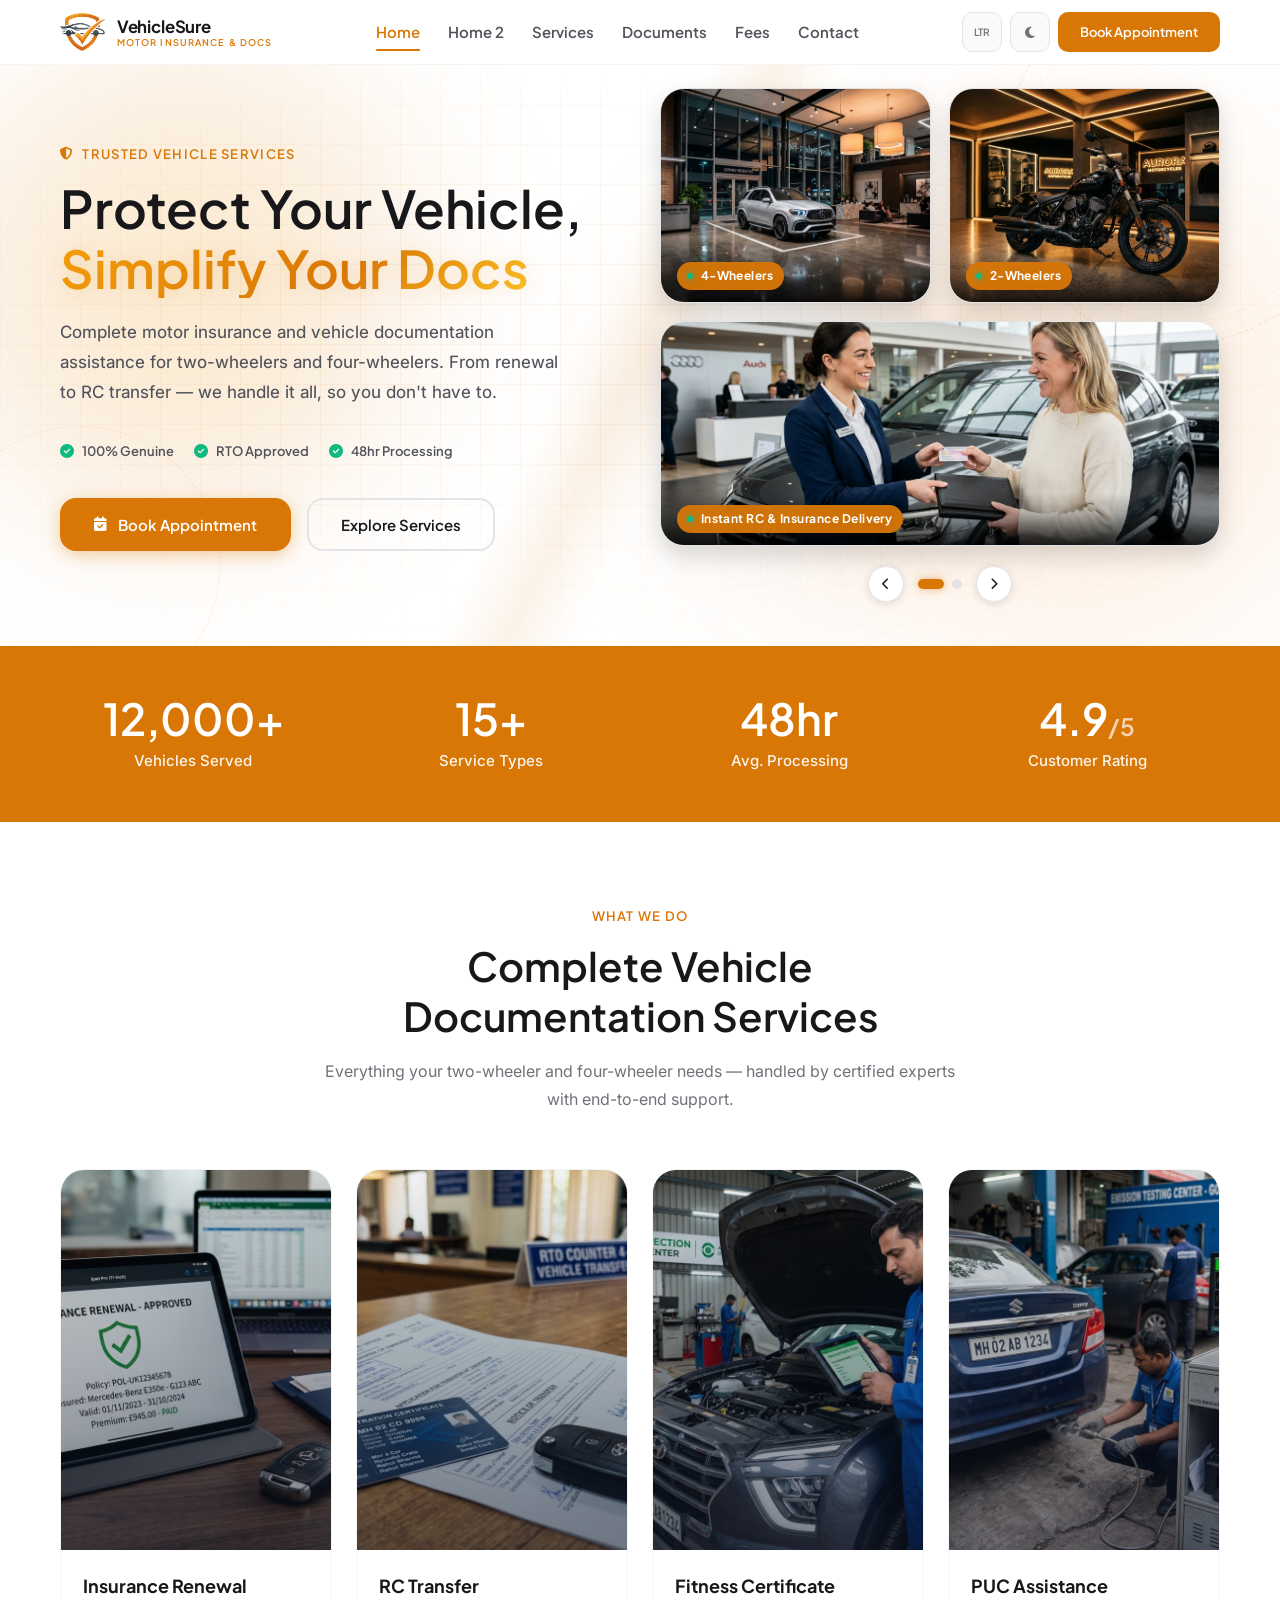
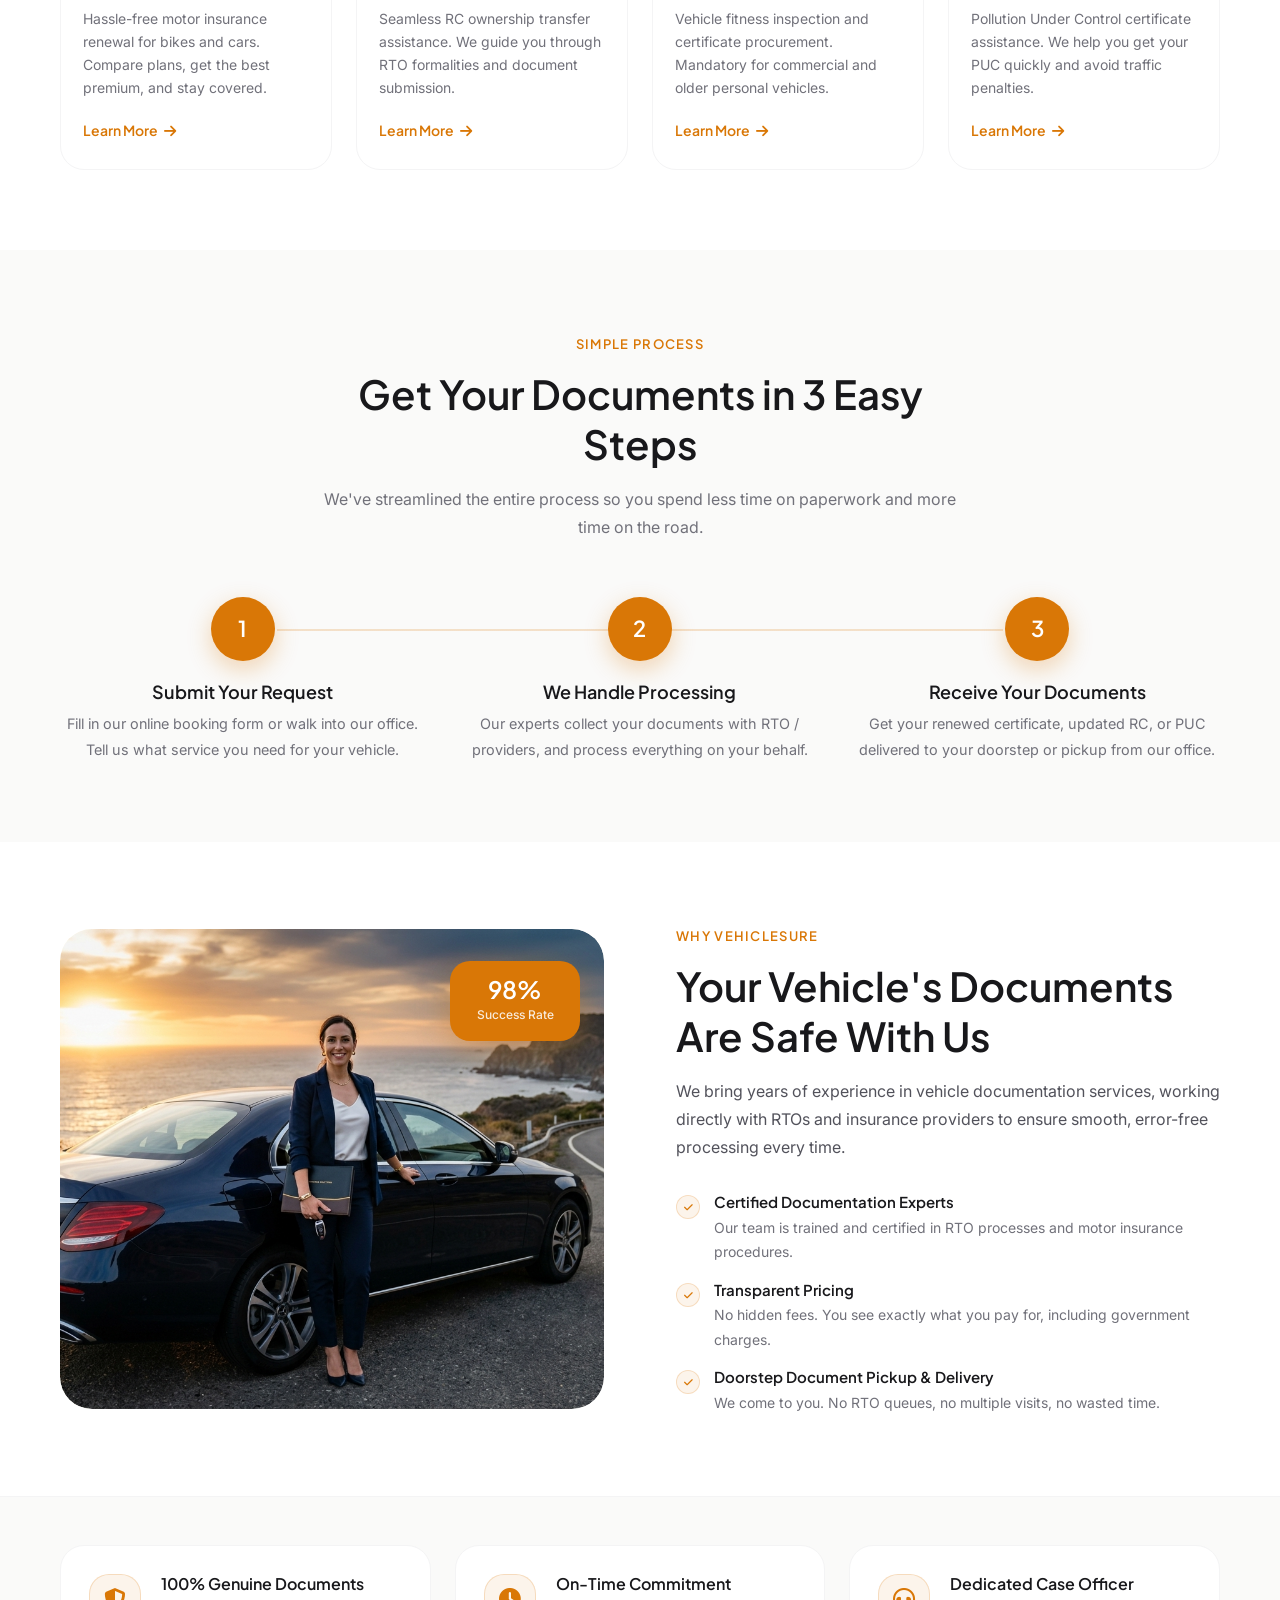
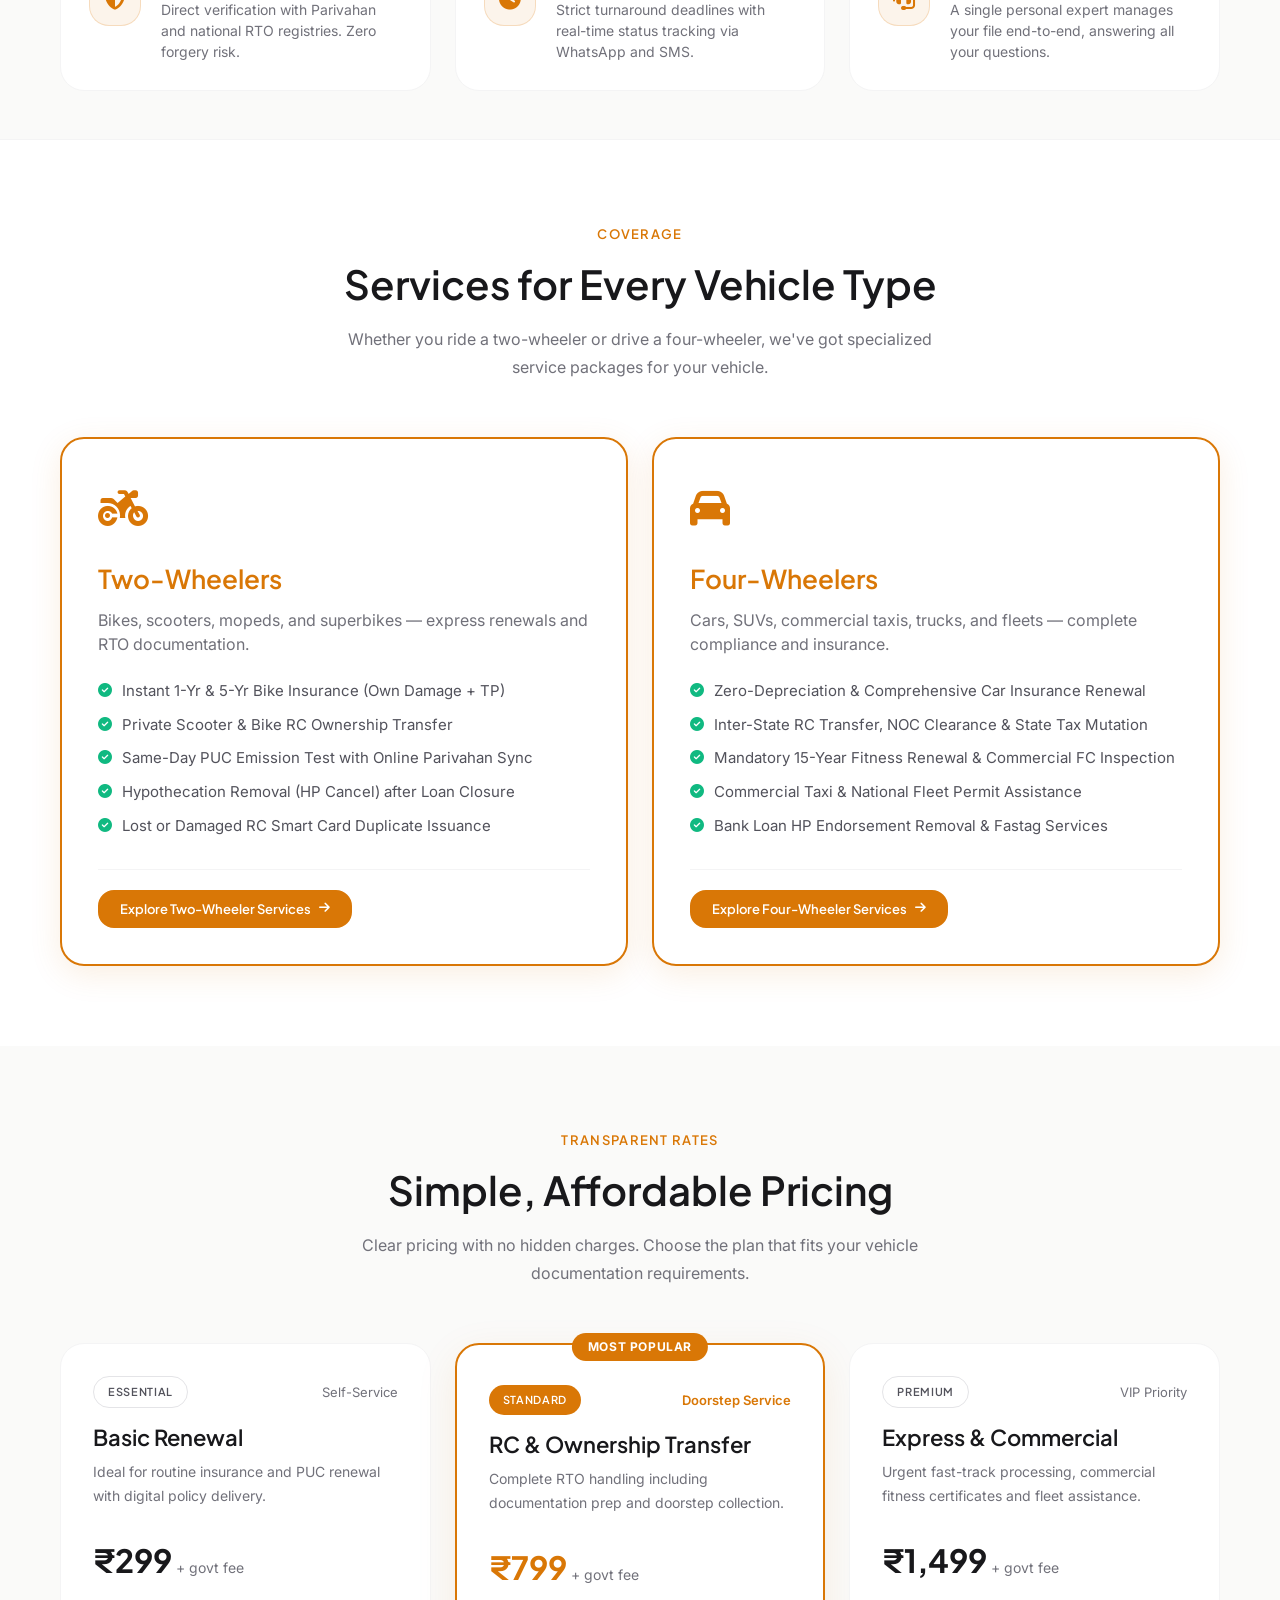
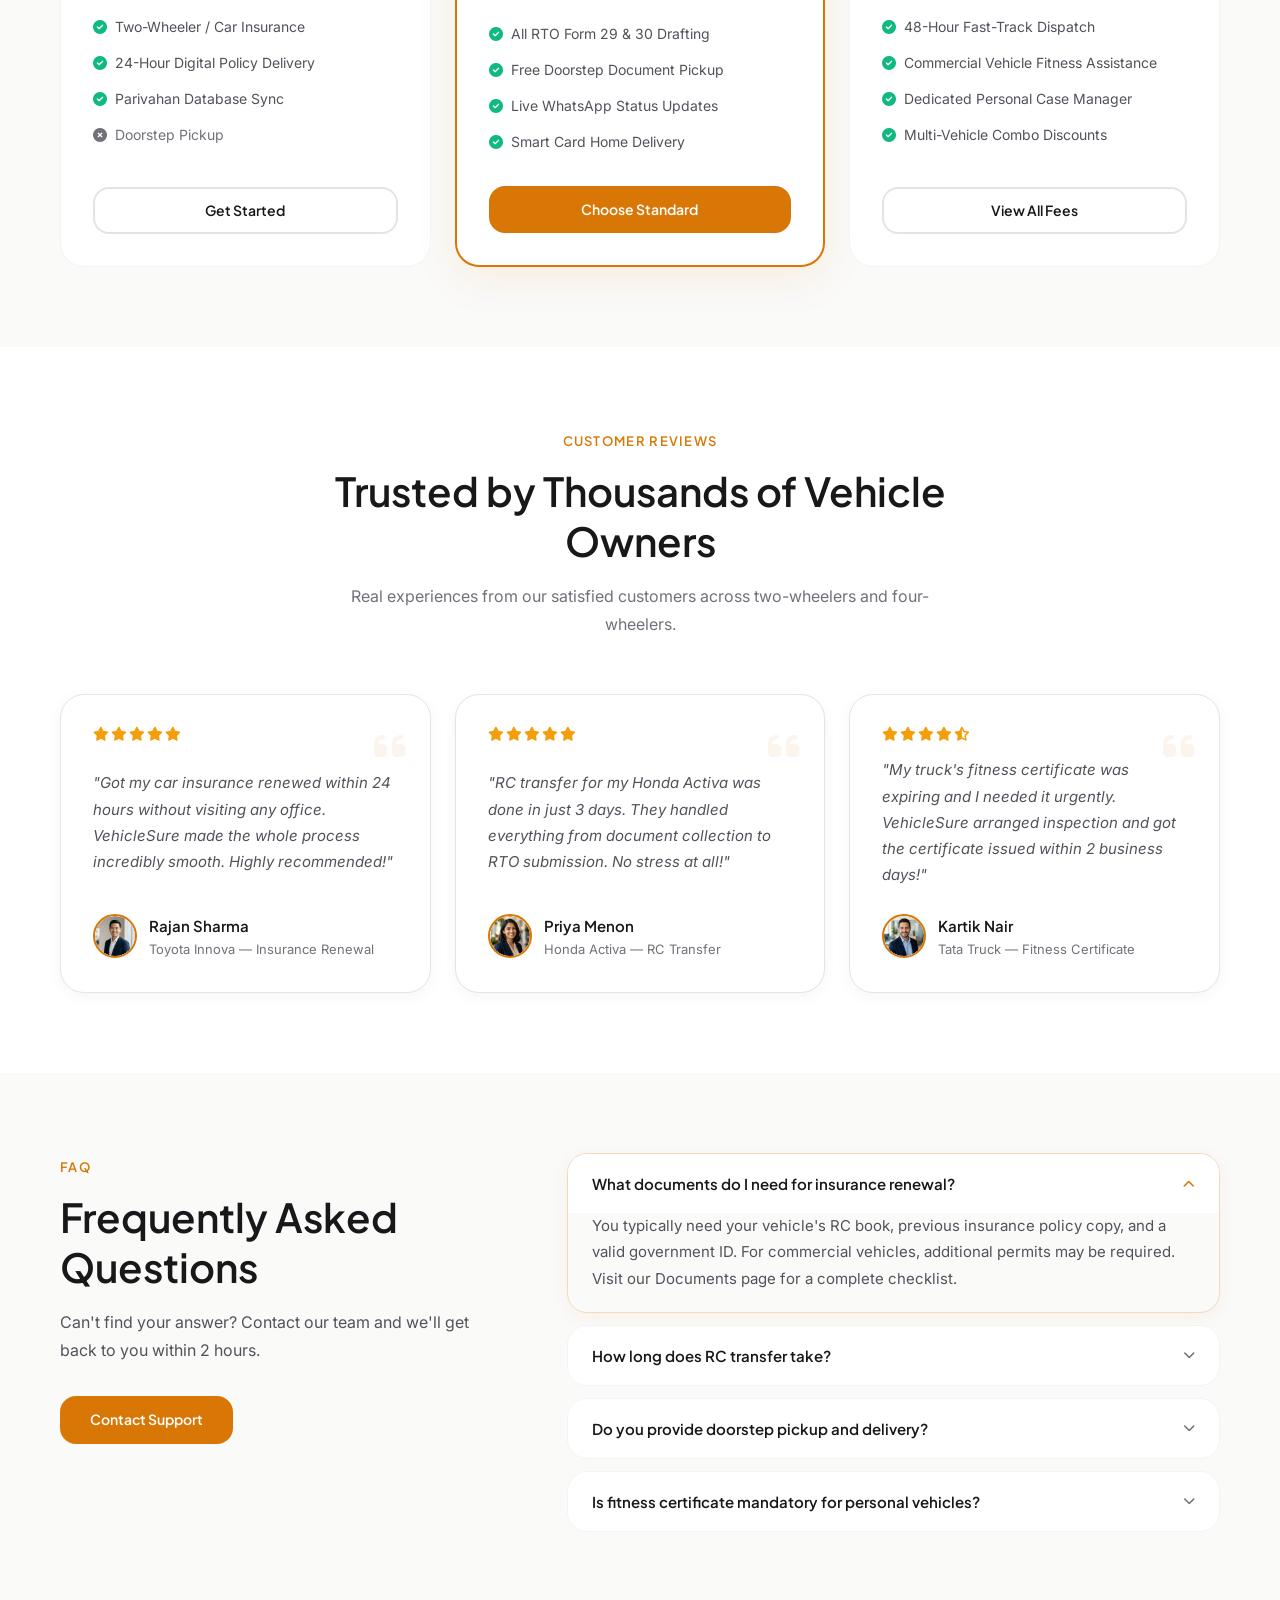
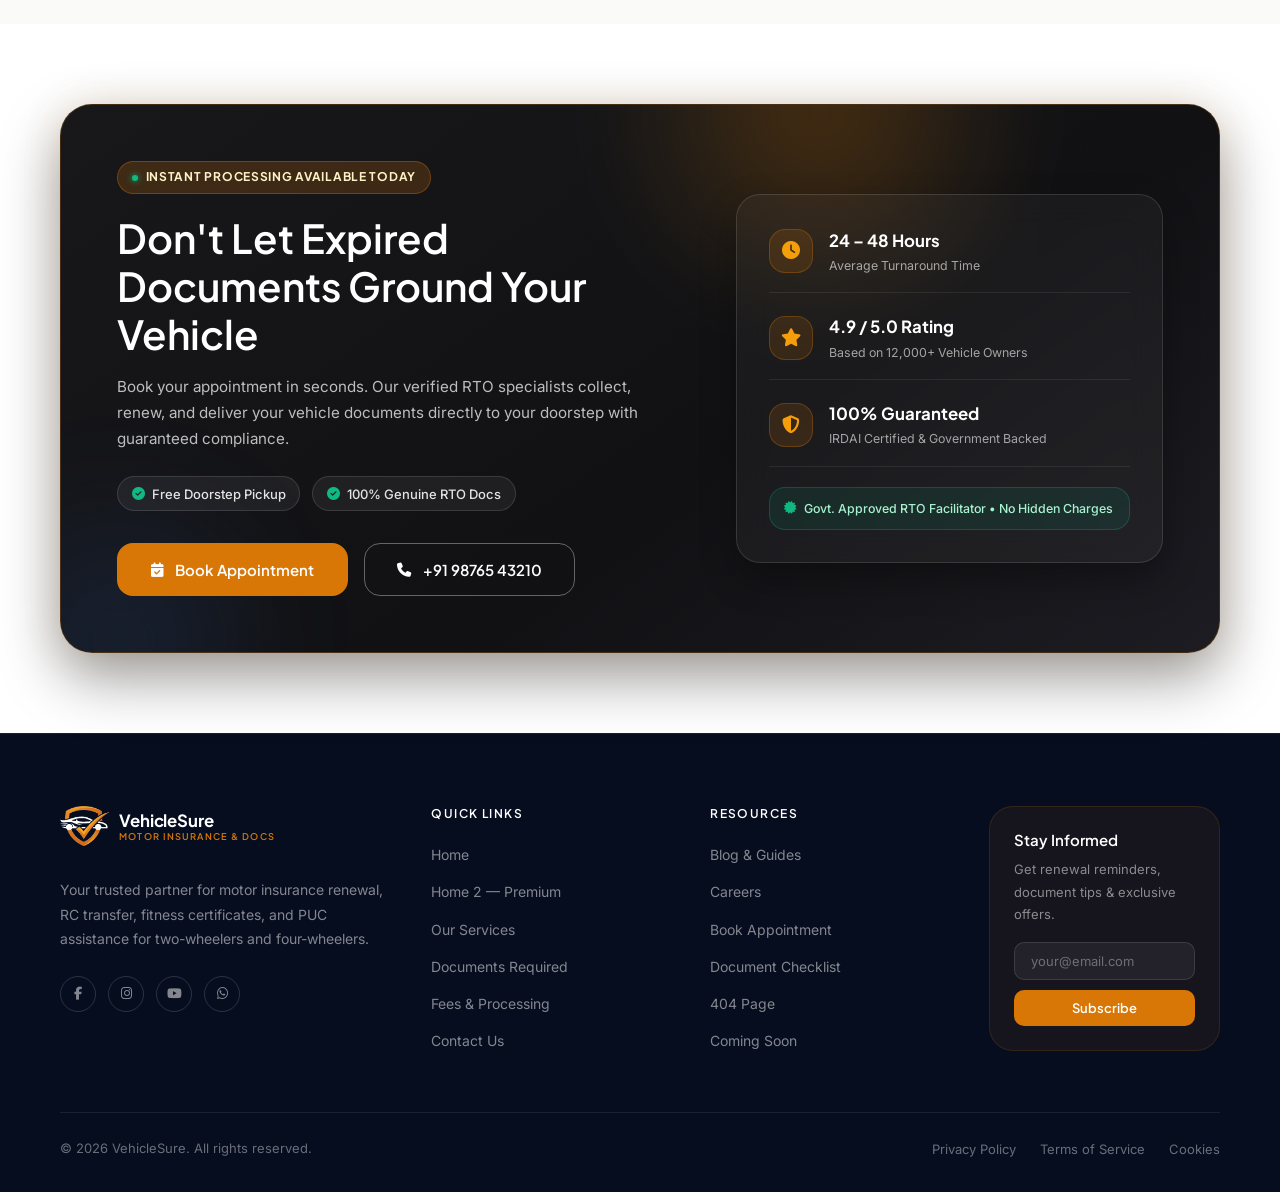
<file: index.html>
<!DOCTYPE html>
<html lang="en" id="root-html">
<head>
    <meta charset="UTF-8">
    <meta name="viewport" content="width=device-width, initial-scale=1.0">
    <meta name="description" content="VehicleSure — Your trusted motor insurance renewal, RC transfer, fitness certificate, and PUC assistance service for two-wheelers and four-wheelers. Fast, reliable, and hassle-free.">
    <title>VehicleSure | Motor Insurance & Vehicle Documentation Service</title>
    <link rel="icon" type="image/svg+xml" href="favicon.svg">
    <link rel="stylesheet" href="https://cdnjs.cloudflare.com/ajax/libs/font-awesome/6.5.1/css/all.min.css">
    <link rel="stylesheet" href="style.css">
</head>
<body>

<!-- NAV -->
<div id="main-nav"></div>

<!-- ========== HERO SECTION (Split Layout) ========== -->
<section class="hero-split">
    <!-- Dynamic High-Tech Ambient Background System -->
    <div class="hero-bg-grid"></div>
    <div class="hero-aurora-mesh">
        <div class="hero-aurora-1"></div>
        <div class="hero-aurora-2"></div>
        <div class="hero-aurora-3"></div>
    </div>
    <div class="hero-shimmer-ray"></div>
    <div class="hero-tech-ring hero-tech-ring-1"></div>
    <div class="hero-tech-ring hero-tech-ring-2"></div>

    <!-- Equal left and right padding layout grid container -->
    <div class="container hero-split-container">
        <div class="hero-split-text animate-on-scroll">
            <div class="section-label">
                <i class="fas fa-shield-alt"></i> Trusted Vehicle Services
            </div>
            <h1 style="margin-bottom:1.25rem;line-height:1.15;">
                Protect Your Vehicle,<br>
                <span class="hero-title-gradient">Simplify Your Docs</span>
            </h1>
            <p style="font-size:1.0625rem;margin-bottom:2rem;max-width:500px;font-weight:450;">
                Complete motor insurance and vehicle documentation assistance for two-wheelers and four-wheelers. From renewal to RC transfer — we handle it all, so you don't have to.
            </p>
            <div class="trust-badges" style="margin-bottom:2.25rem;">
                <div class="trust-badge">
                    <i class="fas fa-check-circle"></i> 100% Genuine
                </div>
                <div class="trust-badge">
                    <i class="fas fa-check-circle"></i> RTO Approved
                </div>
                <div class="trust-badge">
                    <i class="fas fa-check-circle"></i> 48hr Processing
                </div>
            </div>
            <div class="hero-cta-btns" style="display:flex;gap:1rem;flex-wrap:wrap;">
                <a href="booking.html" class="btn btn-primary btn-lg">
                    <i class="fas fa-calendar-check"></i> Book Appointment
                </a>
                <a href="services.html" class="btn btn-secondary btn-lg">
                    Explore Services
                </a>
            </div>
        </div>
        <div class="hero-split-visual hero-collage-wrapper animate-on-scroll">
            <div class="hero-collage-slider" id="hero-collage-slider">
                <!-- Collage Slide 1: 4-Wheelers, 2-Wheelers, Documentation Handover -->
                <div class="hero-collage-slide active">
                    <div class="hero-collage-grid">
                        <!-- Top Left: 4-Wheeler Luxury SUV -->
                        <div class="hero-collage-item hero-collage-top-left">
                            <img src="assets/images/hero-car.jpg" alt="Four-wheeler and car documentation service" loading="eager">
                            <div class="hero-collage-overlay">
                                <span class="hero-collage-tag"><span class="tag-pulse-dot"></span> 4-Wheelers</span>
                            </div>
                        </div>
                        <!-- Top Right: 2-Wheeler Motorcycle -->
                        <div class="hero-collage-item hero-collage-top-right">
                            <img src="assets/images/hero-bike.jpg" alt="Two-wheeler motorcycle insurance service" loading="eager">
                            <div class="hero-collage-overlay">
                                <span class="hero-collage-tag"><span class="tag-pulse-dot"></span> 2-Wheelers</span>
                            </div>
                        </div>
                        <!-- Bottom: Official Documentation Handover -->
                        <div class="hero-collage-item hero-collage-bottom">
                            <img src="assets/images/hero-handover.jpg" alt="Vehicle documentation and instant policy delivery" loading="eager">
                            <div class="hero-collage-overlay">
                                <span class="hero-collage-tag"><span class="tag-pulse-dot"></span> Instant RC & Insurance Delivery</span>
                            </div>
                        </div>
                    </div>
                </div>

                <!-- Collage Slide 2: Fleet & EV Coverage, Urban Bikes & Scooters, Certified Smart Card Handover -->
                <div class="hero-collage-slide">
                    <div class="hero-collage-grid">
                        <!-- Top Left: Commercial & Fleet EV Diagnostics -->
                        <div class="hero-collage-item hero-collage-top-left">
                            <img src="assets/images/hero-car-2.jpg" alt="Fleet and electric vehicle insurance documentation" loading="lazy">
                            <div class="hero-collage-overlay">
                                <span class="hero-collage-tag"><span class="tag-pulse-dot"></span> Fleet & EV Services</span>
                            </div>
                        </div>
                        <!-- Top Right: Urban Motorcycle & Scooter Studio -->
                        <div class="hero-collage-item hero-collage-top-right">
                            <img src="assets/images/hero-bike-2.jpg" alt="Urban motorcycle and scooter insurance documentation" loading="lazy">
                            <div class="hero-collage-overlay">
                                <span class="hero-collage-tag"><span class="tag-pulse-dot"></span> Premium Bikes</span>
                            </div>
                        </div>
                        <!-- Bottom: Official RTO Smart Card Handover -->
                        <div class="hero-collage-item hero-collage-bottom">
                            <img src="assets/images/hero-handover-2.jpg" alt="Verified RTO smart card and insurance certificate handover" loading="lazy">
                            <div class="hero-collage-overlay">
                                <span class="hero-collage-tag"><span class="tag-pulse-dot"></span> Doorstep & Lounge Delivery</span>
                            </div>
                        </div>
                    </div>
                </div>
            </div>

            <!-- Collage Controls: Prev Button, Dots, Next Button -->
            <div class="hero-collage-controls">
                <button class="hero-collage-nav-btn hero-collage-prev" onclick="prevCollageSlide()" aria-label="Previous Collage Slide">
                    <i class="fas fa-chevron-left"></i>
                </button>
                <div class="hero-collage-dots" id="hero-collage-dots">
                    <button class="hero-collage-dot active" onclick="goToCollageSlide(0)" aria-label="Collage 1"></button>
                    <button class="hero-collage-dot" onclick="goToCollageSlide(1)" aria-label="Collage 2"></button>
                </div>
                <button class="hero-collage-nav-btn hero-collage-next" onclick="nextCollageSlideManual()" aria-label="Next Collage Slide">
                    <i class="fas fa-chevron-right"></i>
                </button>
            </div>
        </div>
    </div>
</section>

<!-- ========== STATS STRIP ========== -->
<section class="stat-strip">
    <div class="container">
        <div class="grid grid-4" style="gap:2rem;">
            <div class="stat-item animate-on-scroll">
                <div class="stat-value" data-count="12000" data-suffix="+">12000+</div>
                <div class="stat-label">Vehicles Served</div>
            </div>
            <div class="stat-item animate-on-scroll">
                <div class="stat-value" data-count="15" data-suffix="+">15+</div>
                <div class="stat-label">Service Types</div>
            </div>
            <div class="stat-item animate-on-scroll">
                <div class="stat-value" data-count="48" data-suffix="hr">48hr</div>
                <div class="stat-label">Avg. Processing</div>
            </div>
            <div class="stat-item animate-on-scroll">
                <div class="stat-value">4.9<span style="font-size:1.5rem;color:rgba(255,255,255,0.7);">/5</span></div>
                <div class="stat-label">Customer Rating</div>
            </div>
        </div>
    </div>
</section>

<!-- ========== SERVICES OVERVIEW ========== -->
<section class="section">
    <div class="container">
        <div class="section-header animate-on-scroll">
            <div class="section-label">What We Do</div>
            <h2>Complete Vehicle Documentation Services</h2>
            <p>Everything your two-wheeler and four-wheeler needs — handled by certified experts with end-to-end support.</p>
        </div>
        <div class="grid grid-4">
            <div class="service-card service-card-visual animate-on-scroll">
                <div class="service-card-img-wrap">
                    <img src="assets/images/service-card-insurance.jpg" alt="Motor Insurance Renewal Service" class="service-card-img" loading="lazy">
                    <div class="service-card-overlay"></div>
                </div>
                <div class="service-card-body">
                    <h4>Insurance Renewal</h4>
                    <p>Hassle-free motor insurance renewal for bikes and cars. Compare plans, get the best premium, and stay covered.</p>
                    <a href="services.html#insurance" class="service-card-link">
                        Learn More <i class="fas fa-arrow-right"></i>
                    </a>
                </div>
            </div>

            <div class="service-card service-card-visual animate-on-scroll">
                <div class="service-card-img-wrap">
                    <img src="assets/images/service-card-rc.jpg" alt="Vehicle RC Ownership Transfer Service" class="service-card-img" loading="lazy">
                    <div class="service-card-overlay"></div>
                </div>
                <div class="service-card-body">
                    <h4>RC Transfer</h4>
                    <p>Seamless RC ownership transfer assistance. We guide you through RTO formalities and document submission.</p>
                    <a href="services.html#rc" class="service-card-link">
                        Learn More <i class="fas fa-arrow-right"></i>
                    </a>
                </div>
            </div>

            <div class="service-card service-card-visual animate-on-scroll">
                <div class="service-card-img-wrap">
                    <img src="assets/images/service-card-fitness.jpg" alt="Vehicle Fitness Inspection & Certificate" class="service-card-img" loading="lazy">
                    <div class="service-card-overlay"></div>
                </div>
                <div class="service-card-body">
                    <h4>Fitness Certificate</h4>
                    <p>Vehicle fitness inspection and certificate procurement. Mandatory for commercial and older personal vehicles.</p>
                    <a href="services.html#fitness" class="service-card-link">
                        Learn More <i class="fas fa-arrow-right"></i>
                    </a>
                </div>
            </div>

            <div class="service-card service-card-visual animate-on-scroll">
                <div class="service-card-img-wrap">
                    <img src="assets/images/service-card-puc.jpg" alt="Pollution Under Control (PUC) Assistance" class="service-card-img" loading="lazy">
                    <div class="service-card-overlay"></div>
                </div>
                <div class="service-card-body">
                    <h4>PUC Assistance</h4>
                    <p>Pollution Under Control certificate assistance. We help you get your PUC quickly and avoid traffic penalties.</p>
                    <a href="services.html#puc" class="service-card-link">
                        Learn More <i class="fas fa-arrow-right"></i>
                    </a>
                </div>
            </div>
        </div>
    </div>
</section>

<!-- ========== HOW IT WORKS ========== -->
<section class="section section-alt">
    <div class="container">
        <div class="section-header animate-on-scroll">
            <div class="section-label">Simple Process</div>
            <h2>Get Your Documents in 3 Easy Steps</h2>
            <p>We've streamlined the entire process so you spend less time on paperwork and more time on the road.</p>
        </div>
        <div class="process-steps animate-on-scroll">
            <div class="process-step">
                <div class="process-step-num">1</div>
                <h4>Submit Your Request</h4>
                <p>Fill in our online booking form or walk into our office. Tell us what service you need for your vehicle.</p>
            </div>
            <div class="process-step">
                <div class="process-step-num">2</div>
                <h4>We Handle Processing</h4>
                <p>Our experts collect your documents with RTO / providers, and process everything on your behalf.</p>
            </div>
            <div class="process-step">
                <div class="process-step-num">3</div>
                <h4>Receive Your Documents</h4>
                <p>Get your renewed certificate, updated RC, or PUC delivered to your doorstep or pickup from our office.</p>
            </div>
        </div>
    </div>
</section>

<!-- ========== WHY CHOOSE US ========== -->
<section class="section">
    <div class="container">
        <div class="split-layout-2col">
            <div class="animate-on-scroll">
                <div class="why-us-visual">
                    <img src="assets/images/hero-home2.jpg" alt="Professional vehicle insurance service agent" class="why-us-img">
                    <!-- Floating badge -->
                    <div class="why-us-badge">
                        <div class="why-us-badge-val">98%</div>
                        <div class="why-us-badge-lbl">Success Rate</div>
                    </div>
                </div>
            </div>
            <div class="animate-on-scroll why-us-content">
                <div class="section-label">Why VehicleSure</div>
                <h2 style="margin-bottom:1rem;">Your Vehicle's Documents Are Safe With Us</h2>
                <p style="margin-bottom:2rem;">We bring years of experience in vehicle documentation services, working directly with RTOs and insurance providers to ensure smooth, error-free processing every time.</p>
                <div class="feature-list">
                    <div class="feature-item">
                        <div class="feature-check"><i class="fas fa-check"></i></div>
                        <div class="feature-item-text">
                            <h5>Certified Documentation Experts</h5>
                            <p>Our team is trained and certified in RTO processes and motor insurance procedures.</p>
                        </div>
                    </div>
                    <div class="feature-item">
                        <div class="feature-check"><i class="fas fa-check"></i></div>
                        <div class="feature-item-text">
                            <h5>Transparent Pricing</h5>
                            <p>No hidden fees. You see exactly what you pay for, including government charges.</p>
                        </div>
                    </div>
                    <div class="feature-item">
                        <div class="feature-check"><i class="fas fa-check"></i></div>
                        <div class="feature-item-text">
                            <h5>Doorstep Document Pickup & Delivery</h5>
                            <p>We come to you. No RTO queues, no multiple visits, no wasted time.</p>
                        </div>
                    </div>
                </div>
            </div>
        </div>
    </div>
</section>

<!-- ========== OUR PROMISE / TRUST GUARANTEES ========== -->
<section class="section section-alt" style="padding-top:3rem;padding-bottom:3rem;border-top:1px solid var(--border-light);border-bottom:1px solid var(--border-light);">
    <div class="container">
        <div class="grid grid-3 animate-on-scroll">
            <div class="card" style="display:flex;align-items:flex-start;gap:1.25rem;padding:1.75rem;">
                <div class="trust-card-icon">
                    <i class="fas fa-shield-alt"></i>
                </div>
                <div>
                    <h4 style="font-size:1rem;margin-bottom:0.35rem;">100% Genuine Documents</h4>
                    <p style="font-size:0.875rem;color:var(--text-muted);line-height:1.5;">Direct verification with Parivahan and national RTO registries. Zero forgery risk.</p>
                </div>
            </div>
            <div class="card" style="display:flex;align-items:flex-start;gap:1.25rem;padding:1.75rem;">
                <div class="trust-card-icon">
                    <i class="fas fa-clock"></i>
                </div>
                <div>
                    <h4 style="font-size:1rem;margin-bottom:0.35rem;">On-Time Commitment</h4>
                    <p style="font-size:0.875rem;color:var(--text-muted);line-height:1.5;">Strict turnaround deadlines with real-time status tracking via WhatsApp and SMS.</p>
                </div>
            </div>
            <div class="card" style="display:flex;align-items:flex-start;gap:1.25rem;padding:1.75rem;">
                <div class="trust-card-icon">
                    <i class="fas fa-headset"></i>
                </div>
                <div>
                    <h4 style="font-size:1rem;margin-bottom:0.35rem;">Dedicated Case Officer</h4>
                    <p style="font-size:0.875rem;color:var(--text-muted);line-height:1.5;">A single personal expert manages your file end-to-end, answering all your questions.</p>
                </div>
            </div>
        </div>
    </div>
</section>

<!-- ========== VEHICLE COVERAGE ========== -->
<section class="section">
    <div class="container">
        <div class="section-header animate-on-scroll">
            <div class="section-label">Coverage</div>
            <h2>Services for Every Vehicle Type</h2>
            <p>Whether you ride a two-wheeler or drive a four-wheeler, we've got specialized service packages for your vehicle.</p>
        </div>
        <div class="grid grid-2 animate-on-scroll">
            <!-- Two-wheeler -->
            <div class="vehicle-card active" style="display:flex;flex-direction:column;justify-content:space-between;">
                <div>
                    <div class="vehicle-card-icon"><i class="fas fa-motorcycle"></i></div>
                    <h3>Two-Wheelers</h3>
                    <p class="vehicle-card-desc">Bikes, scooters, mopeds, and superbikes — express renewals and RTO documentation.</p>
                    <ul class="vehicle-card-features">
                        <li><i class="fas fa-check-circle"></i> <span>Instant 1-Yr & 5-Yr Bike Insurance (Own Damage + TP)</span></li>
                        <li><i class="fas fa-check-circle"></i> <span>Private Scooter & Bike RC Ownership Transfer</span></li>
                        <li><i class="fas fa-check-circle"></i> <span>Same-Day PUC Emission Test with Online Parivahan Sync</span></li>
                        <li><i class="fas fa-check-circle"></i> <span>Hypothecation Removal (HP Cancel) after Loan Closure</span></li>
                        <li><i class="fas fa-check-circle"></i> <span>Lost or Damaged RC Smart Card Duplicate Issuance</span></li>
                    </ul>
                </div>
                <div style="margin-top:2rem;padding-top:1.25rem;border-top:1px solid var(--border-light);">
                    <a href="services.html#insurance" class="btn btn-primary btn-sm">Explore Two-Wheeler Services <i class="fas fa-arrow-right"></i></a>
                </div>
            </div>
            <!-- Four-wheeler -->
            <div class="vehicle-card active" style="display:flex;flex-direction:column;justify-content:space-between;">
                <div>
                    <div class="vehicle-card-icon"><i class="fas fa-car"></i></div>
                    <h3>Four-Wheelers</h3>
                    <p class="vehicle-card-desc">Cars, SUVs, commercial taxis, trucks, and fleets — complete compliance and insurance.</p>
                    <ul class="vehicle-card-features">
                        <li><i class="fas fa-check-circle"></i> <span>Zero-Depreciation & Comprehensive Car Insurance Renewal</span></li>
                        <li><i class="fas fa-check-circle"></i> <span>Inter-State RC Transfer, NOC Clearance & State Tax Mutation</span></li>
                        <li><i class="fas fa-check-circle"></i> <span>Mandatory 15-Year Fitness Renewal & Commercial FC Inspection</span></li>
                        <li><i class="fas fa-check-circle"></i> <span>Commercial Taxi & National Fleet Permit Assistance</span></li>
                        <li><i class="fas fa-check-circle"></i> <span>Bank Loan HP Endorsement Removal & Fastag Services</span></li>
                    </ul>
                </div>
                <div style="margin-top:2rem;padding-top:1.25rem;border-top:1px solid var(--border-light);">
                    <a href="services.html#rc" class="btn btn-primary btn-sm">Explore Four-Wheeler Services <i class="fas fa-arrow-right"></i></a>
                </div>
            </div>
        </div>
    </div>
</section>

<!-- ========== QUICK PRICING PREVIEW ========== -->
<section class="section section-alt">
    <div class="container">
        <div class="section-header animate-on-scroll">
            <div class="section-label">Transparent Rates</div>
            <h2>Simple, Affordable Pricing</h2>
            <p>Clear pricing with no hidden charges. Choose the plan that fits your vehicle documentation requirements.</p>
        </div>
        <div class="grid grid-3 animate-on-scroll">
            <!-- Essential Plan -->
            <div class="card" style="position:relative;display:flex;flex-direction:column;justify-content:space-between;">
                <div>
                    <div style="display:flex;justify-content:space-between;align-items:center;margin-bottom:1rem;">
                        <span class="badge badge-outline">Essential</span>
                        <span style="font-size:0.8125rem;color:var(--text-muted);">Self-Service</span>
                    </div>
                    <h3 style="font-size:1.375rem;margin-bottom:0.5rem;">Basic Renewal</h3>
                    <p style="font-size:0.875rem;color:var(--text-muted);margin-bottom:1.5rem;">Ideal for routine insurance and PUC renewal with digital policy delivery.</p>
                    <div style="margin-bottom:1.75rem;">
                        <span style="font-size:2rem;font-weight:700;color:var(--text-heading);font-family:var(--font-heading);">₹299</span>
                        <span style="font-size:0.875rem;color:var(--text-muted);">+ govt fee</span>
                    </div>
                    <ul style="display:flex;flex-direction:column;gap:0.75rem;font-size:0.875rem;color:var(--text-body);margin-bottom:2rem;">
                        <li style="display:flex;align-items:center;gap:0.5rem;"><i class="fas fa-check-circle" style="color:#10B981;"></i> Two-Wheeler / Car Insurance</li>
                        <li style="display:flex;align-items:center;gap:0.5rem;"><i class="fas fa-check-circle" style="color:#10B981;"></i> 24-Hour Digital Policy Delivery</li>
                        <li style="display:flex;align-items:center;gap:0.5rem;"><i class="fas fa-check-circle" style="color:#10B981;"></i> Parivahan Database Sync</li>
                        <li style="display:flex;align-items:center;gap:0.5rem;color:var(--text-muted);"><i class="fas fa-times-circle"></i> Doorstep Pickup</li>
                    </ul>
                </div>
                <a href="contact.html" class="btn btn-secondary w-full">Get Started</a>
            </div>

            <!-- Standard Plan (Featured) -->
            <div class="card" style="position:relative;display:flex;flex-direction:column;justify-content:space-between;border:2px solid var(--primary);box-shadow:var(--shadow-lg);">
                <div style="position:absolute;top:-12px;left:50%;transform:translateX(-50%);background:var(--primary);color:#fff;padding:0.25rem 1rem;border-radius:var(--radius-full);font-size:0.75rem;font-weight:700;letter-spacing:0.05em;text-transform:uppercase;">
                    Most Popular
                </div>
                <div>
                    <div style="display:flex;justify-content:space-between;align-items:center;margin-bottom:1rem;margin-top:0.5rem;">
                        <span class="badge">Standard</span>
                        <span style="font-size:0.8125rem;color:var(--primary);font-weight:600;">Doorstep Service</span>
                    </div>
                    <h3 style="font-size:1.375rem;margin-bottom:0.5rem;">RC & Ownership Transfer</h3>
                    <p style="font-size:0.875rem;color:var(--text-muted);margin-bottom:1.5rem;">Complete RTO handling including documentation prep and doorstep collection.</p>
                    <div style="margin-bottom:1.75rem;">
                        <span style="font-size:2rem;font-weight:700;color:var(--primary);font-family:var(--font-heading);">₹799</span>
                        <span style="font-size:0.875rem;color:var(--text-muted);">+ govt fee</span>
                    </div>
                    <ul style="display:flex;flex-direction:column;gap:0.75rem;font-size:0.875rem;color:var(--text-body);margin-bottom:2rem;">
                        <li style="display:flex;align-items:center;gap:0.5rem;"><i class="fas fa-check-circle" style="color:#10B981;"></i> All RTO Form 29 & 30 Drafting</li>
                        <li style="display:flex;align-items:center;gap:0.5rem;"><i class="fas fa-check-circle" style="color:#10B981;"></i> Free Doorstep Document Pickup</li>
                        <li style="display:flex;align-items:center;gap:0.5rem;"><i class="fas fa-check-circle" style="color:#10B981;"></i> Live WhatsApp Status Updates</li>
                        <li style="display:flex;align-items:center;gap:0.5rem;"><i class="fas fa-check-circle" style="color:#10B981;"></i> Smart Card Home Delivery</li>
                    </ul>
                </div>
                <a href="contact.html" class="btn btn-primary w-full">Choose Standard</a>
            </div>

            <!-- Express Plan -->
            <div class="card" style="position:relative;display:flex;flex-direction:column;justify-content:space-between;">
                <div>
                    <div style="display:flex;justify-content:space-between;align-items:center;margin-bottom:1rem;">
                        <span class="badge badge-outline">Premium</span>
                        <span style="font-size:0.8125rem;color:var(--text-muted);">VIP Priority</span>
                    </div>
                    <h3 style="font-size:1.375rem;margin-bottom:0.5rem;">Express & Commercial</h3>
                    <p style="font-size:0.875rem;color:var(--text-muted);margin-bottom:1.5rem;">Urgent fast-track processing, commercial fitness certificates and fleet assistance.</p>
                    <div style="margin-bottom:1.75rem;">
                        <span style="font-size:2rem;font-weight:700;color:var(--text-heading);font-family:var(--font-heading);">₹1,499</span>
                        <span style="font-size:0.875rem;color:var(--text-muted);">+ govt fee</span>
                    </div>
                    <ul style="display:flex;flex-direction:column;gap:0.75rem;font-size:0.875rem;color:var(--text-body);margin-bottom:2rem;">
                        <li style="display:flex;align-items:center;gap:0.5rem;"><i class="fas fa-check-circle" style="color:#10B981;"></i> 48-Hour Fast-Track Dispatch</li>
                        <li style="display:flex;align-items:center;gap:0.5rem;"><i class="fas fa-check-circle" style="color:#10B981;"></i> Commercial Vehicle Fitness Assistance</li>
                        <li style="display:flex;align-items:center;gap:0.5rem;"><i class="fas fa-check-circle" style="color:#10B981;"></i> Dedicated Personal Case Manager</li>
                        <li style="display:flex;align-items:center;gap:0.5rem;"><i class="fas fa-check-circle" style="color:#10B981;"></i> Multi-Vehicle Combo Discounts</li>
                    </ul>
                </div>
                <a href="fees.html" class="btn btn-secondary w-full">View All Fees</a>
            </div>
        </div>
    </div>
</section>

<!-- ========== TESTIMONIALS ========== -->
<section class="section">
    <div class="container">
        <div class="section-header animate-on-scroll">
            <div class="section-label">Customer Reviews</div>
            <h2>Trusted by Thousands of Vehicle Owners</h2>
            <p>Real experiences from our satisfied customers across two-wheelers and four-wheelers.</p>
        </div>
        <div class="grid grid-3">
            <div class="testimonial-card animate-on-scroll">
                <div class="stars">
                    <i class="fas fa-star"></i><i class="fas fa-star"></i><i class="fas fa-star"></i><i class="fas fa-star"></i><i class="fas fa-star"></i>
                </div>
                <p class="quote">"Got my car insurance renewed within 24 hours without visiting any office. VehicleSure made the whole process incredibly smooth. Highly recommended!"</p>
                <div class="author">
                    <div class="author-avatar">
                        <img src="assets/images/profile/customer-david.jpg" alt="Rajan Sharma" width="44" height="44" loading="lazy">
                    </div>
                    <div>
                        <div class="author-name">Rajan Sharma</div>
                        <div class="author-meta">Toyota Innova — Insurance Renewal</div>
                    </div>
                </div>
            </div>
            <div class="testimonial-card animate-on-scroll">
                <div class="stars">
                    <i class="fas fa-star"></i><i class="fas fa-star"></i><i class="fas fa-star"></i><i class="fas fa-star"></i><i class="fas fa-star"></i>
                </div>
                <p class="quote">"RC transfer for my Honda Activa was done in just 3 days. They handled everything from document collection to RTO submission. No stress at all!"</p>
                <div class="author">
                    <div class="author-avatar">
                        <img src="assets/images/profile/customer-priya.jpg" alt="Priya Menon" width="44" height="44" loading="lazy">
                    </div>
                    <div>
                        <div class="author-name">Priya Menon</div>
                        <div class="author-meta">Honda Activa — RC Transfer</div>
                    </div>
                </div>
            </div>
            <div class="testimonial-card animate-on-scroll">
                <div class="stars">
                    <i class="fas fa-star"></i><i class="fas fa-star"></i><i class="fas fa-star"></i><i class="fas fa-star"></i><i class="fas fa-star-half-alt"></i>
                </div>
                <p class="quote">"My truck's fitness certificate was expiring and I needed it urgently. VehicleSure arranged inspection and got the certificate issued within 2 business days!"</p>
                <div class="author">
                    <div class="author-avatar">
                        <img src="assets/images/profile/customer-michael.jpg" alt="Kartik Nair" width="44" height="44" loading="lazy">
                    </div>
                    <div>
                        <div class="author-name">Kartik Nair</div>
                        <div class="author-meta">Tata Truck — Fitness Certificate</div>
                    </div>
                </div>
            </div>
        </div>
    </div>
</section>

<!-- ========== FAQ ========== -->
<section class="section section-alt">
    <div class="container">
        <div class="faq-split-grid">
            <div class="animate-on-scroll faq-intro-col">
                <div class="section-label">FAQ</div>
                <h2 style="margin-bottom:1rem;">Frequently Asked Questions</h2>
                <p style="margin-bottom:2rem;">Can't find your answer? Contact our team and we'll get back to you within 2 hours.</p>
                <a href="contact.html" class="btn btn-primary">Contact Support</a>
            </div>
            <div class="animate-on-scroll faq-accordion-col">
                <div class="faq-item active">
                    <button class="faq-question" onclick="toggleFAQ(this)">
                        What documents do I need for insurance renewal?
                        <i class="fas fa-chevron-down"></i>
                    </button>
                    <div class="faq-answer">
                        <div class="faq-answer-inner">You typically need your vehicle's RC book, previous insurance policy copy, and a valid government ID. For commercial vehicles, additional permits may be required. Visit our Documents page for a complete checklist.</div>
                    </div>
                </div>
                <div class="faq-item">
                    <button class="faq-question" onclick="toggleFAQ(this)">
                        How long does RC transfer take?
                        <i class="fas fa-chevron-down"></i>
                    </button>
                    <div class="faq-answer">
                        <div class="faq-answer-inner">RC transfer typically takes 7–15 working days depending on RTO workload and document verification. Our express service can reduce this to 3–5 working days for an additional fee.</div>
                    </div>
                </div>
                <div class="faq-item">
                    <button class="faq-question" onclick="toggleFAQ(this)">
                        Do you provide doorstep pickup and delivery?
                        <i class="fas fa-chevron-down"></i>
                    </button>
                    <div class="faq-answer">
                        <div class="faq-answer-inner">Yes! We offer doorstep document pickup and delivery within our service area. Our representative will collect your documents, process them, and deliver the final certificate to your address.</div>
                    </div>
                </div>
                <div class="faq-item">
                    <button class="faq-question" onclick="toggleFAQ(this)">
                        Is fitness certificate mandatory for personal vehicles?
                        <i class="fas fa-chevron-down"></i>
                    </button>
                    <div class="faq-answer">
                        <div class="faq-answer-inner">Fitness certificates are mandatory for commercial vehicles and personal vehicles older than 15 years. New personal vehicles are exempt until they reach the 15-year threshold.</div>
                    </div>
                </div>
            </div>
        </div>
    </div>
</section>

<!-- ========== CTA BANNER (Design 1: The Dual-Action Instant Hub) ========== -->
<section class="section">
    <div class="container">
        <div class="cta-hub-home1 animate-on-scroll">
            <div class="cta-hub-home1-glow2"></div>
            <!-- Left Side: Content & Actions -->
            <div style="position:relative;z-index:1;">
                <div style="display:inline-flex;align-items:center;gap:0.5rem;background:rgba(217,119,6,0.2);border:1px solid rgba(217,119,6,0.35);border-radius:var(--radius-full);padding:0.35rem 0.85rem;margin-bottom:1.25rem;">
                    <span style="width:6px;height:6px;border-radius:50%;background:#10B981;display:inline-block;box-shadow:0 0 6px #10B981;animation:pulse-glow 2s infinite;"></span>
                    <span style="color:#FEF3C7;font-family:var(--font-heading);font-weight:700;font-size:0.75rem;letter-spacing:0.06em;">INSTANT PROCESSING AVAILABLE TODAY</span>
                </div>
                <h2 style="color:#FFFFFF;margin-bottom:1rem;line-height:1.2;font-size:clamp(1.75rem,3.5vw,2.5rem);">Don't Let Expired Documents Ground Your Vehicle</h2>
                <p style="color:rgba(255,255,255,0.72);font-size:0.95rem;line-height:1.7;margin-bottom:1.25rem;">Book your appointment in seconds. Our verified RTO specialists collect, renew, and deliver your vehicle documents directly to your doorstep with guaranteed compliance.</p>
                
                <div class="cta-hub-trust-chips">
                    <div class="cta-hub-chip"><i class="fas fa-check-circle"></i> Free Doorstep Pickup</div>
                    <div class="cta-hub-chip"><i class="fas fa-check-circle"></i> 100% Genuine RTO Docs</div>
                </div>

                <div style="display:flex;gap:1rem;flex-wrap:wrap;">
                    <a href="contact.html" class="btn btn-primary btn-lg">
                        <i class="fas fa-calendar-check"></i> Book Appointment
                    </a>
                    <a href="tel:+919876543210" class="btn btn-outline-light btn-lg">
                        <i class="fas fa-phone"></i> +91 98765 43210
                    </a>
                </div>
            </div>

            <!-- Right Side: Live Status & Assurance Card -->
            <div class="cta-metrics-card">
                <div class="cta-metric-row">
                    <div class="cta-metric-icon"><i class="fas fa-clock"></i></div>
                    <div>
                        <div class="cta-metric-val">24 – 48 Hours</div>
                        <div class="cta-metric-lbl">Average Turnaround Time</div>
                    </div>
                </div>
                <div class="cta-metric-row">
                    <div class="cta-metric-icon"><i class="fas fa-star"></i></div>
                    <div>
                        <div class="cta-metric-val">4.9 / 5.0 Rating</div>
                        <div class="cta-metric-lbl">Based on 12,000+ Vehicle Owners</div>
                    </div>
                </div>
                <div class="cta-metric-row">
                    <div class="cta-metric-icon"><i class="fas fa-shield-halved"></i></div>
                    <div>
                        <div class="cta-metric-val">100% Guaranteed</div>
                        <div class="cta-metric-lbl">IRDAI Certified & Government Backed</div>
                    </div>
                </div>
                <div class="cta-metrics-footer">
                    <i class="fas fa-certificate" style="color:#10B981;"></i>
                    <span>Govt. Approved RTO Facilitator • No Hidden Charges</span>
                </div>
            </div>
        </div>
    </div>
</section>

<!-- FOOTER -->
<div id="main-footer"></div>

<script src="components.js"></script>
<script>
    let currentCollageSlide = 0;
    let collageSlideTimer = null;

    function showCollageSlide(index) {
        const slides = document.querySelectorAll('.hero-collage-slide');
        const dots = document.querySelectorAll('.hero-collage-dot');
        if (!slides.length) return;

        currentCollageSlide = (index + slides.length) % slides.length;

        slides.forEach((slide, i) => {
            slide.classList.toggle('active', i === currentCollageSlide);
        });

        dots.forEach((dot, i) => {
            dot.classList.toggle('active', i === currentCollageSlide);
        });
    }

    function nextCollageSlide() {
        showCollageSlide(currentCollageSlide + 1);
    }

    function nextCollageSlideManual() {
        clearInterval(collageSlideTimer);
        showCollageSlide(currentCollageSlide + 1);
        startCollageAutoSlide();
    }

    function prevCollageSlide() {
        clearInterval(collageSlideTimer);
        showCollageSlide(currentCollageSlide - 1);
        startHeroAutoSlide ? null : null;
        startCollageAutoSlide();
    }

    function goToCollageSlide(index) {
        clearInterval(collageSlideTimer);
        showCollageSlide(index);
        startCollageAutoSlide();
    }

    function startCollageAutoSlide() {
        clearInterval(collageSlideTimer);
        collageSlideTimer = setInterval(nextCollageSlide, 4500);
    }

    document.addEventListener('DOMContentLoaded', function() {
        startCollageAutoSlide();

        const slider = document.getElementById('hero-collage-slider');
        if (slider) {
            slider.addEventListener('mouseenter', () => clearInterval(collageSlideTimer));
            slider.addEventListener('mouseleave', () => startCollageAutoSlide());
        }
    });
</script>
</body>
</html>
</file>
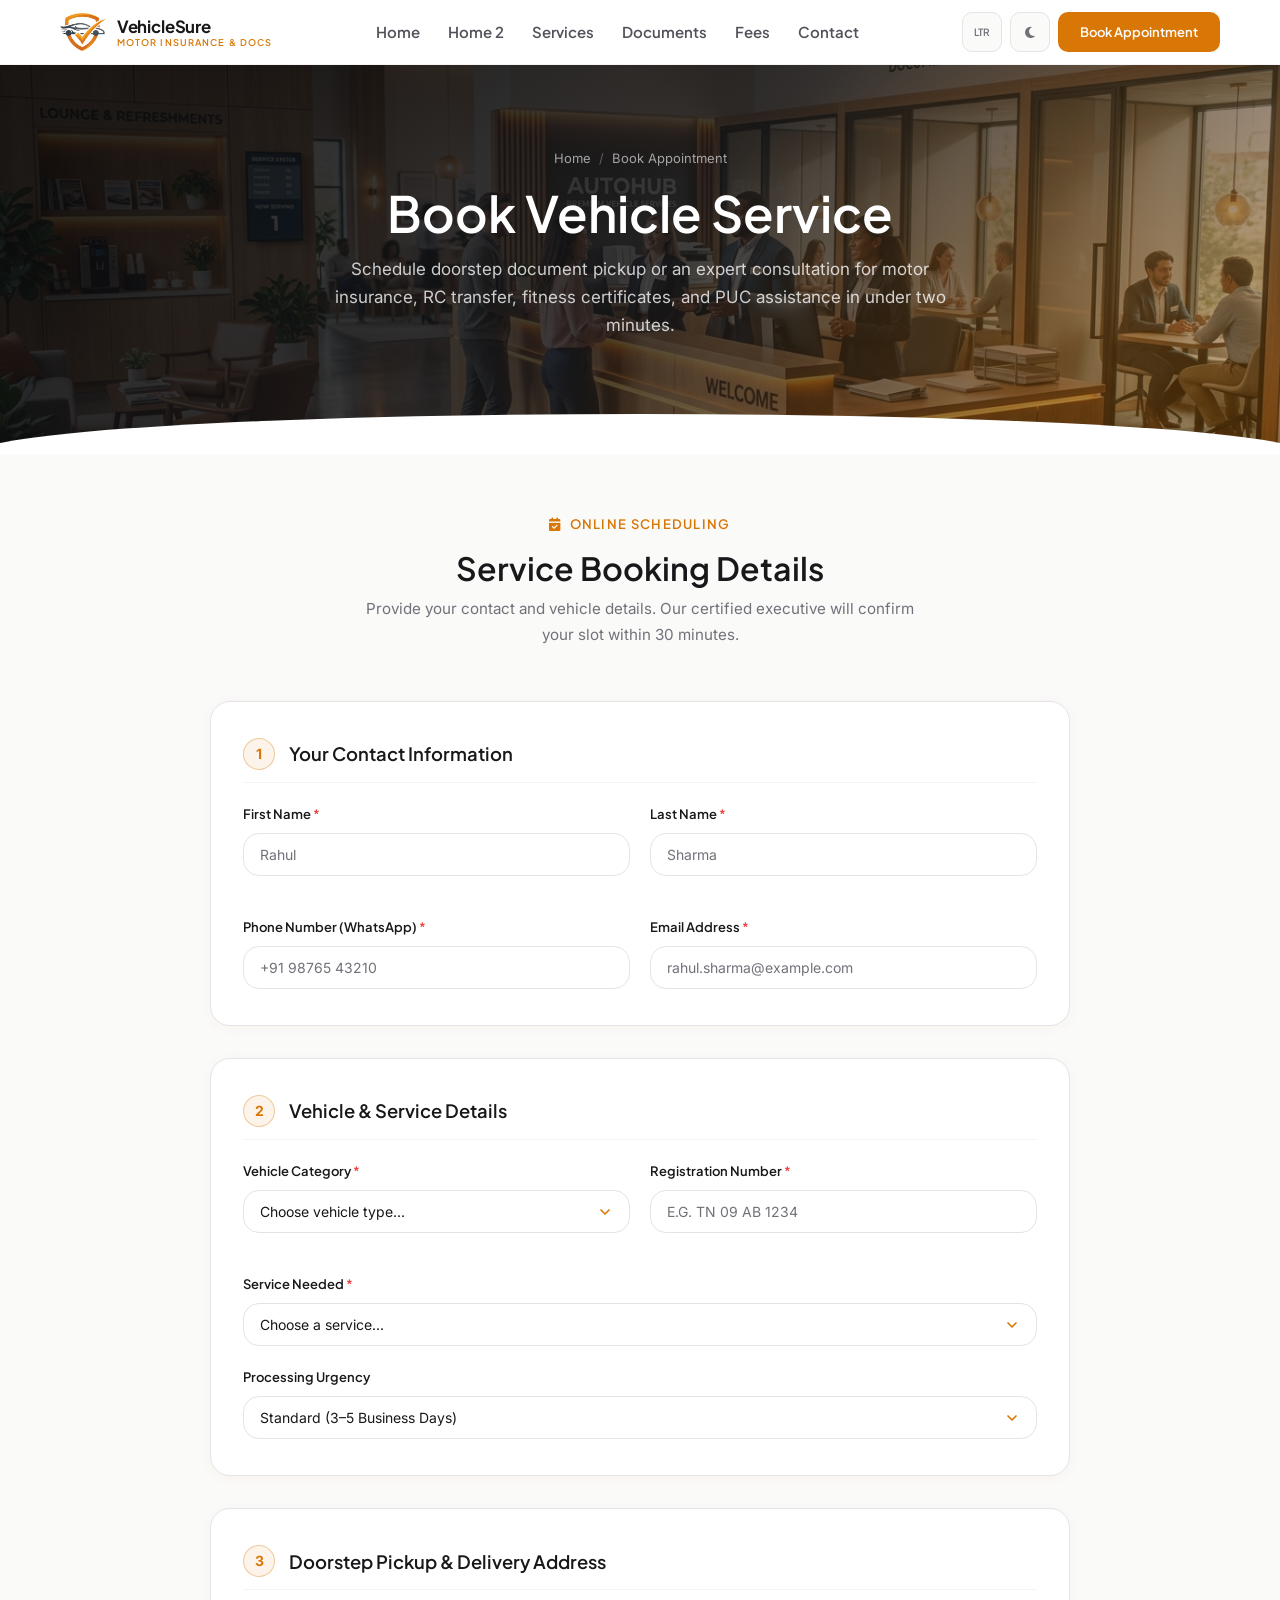
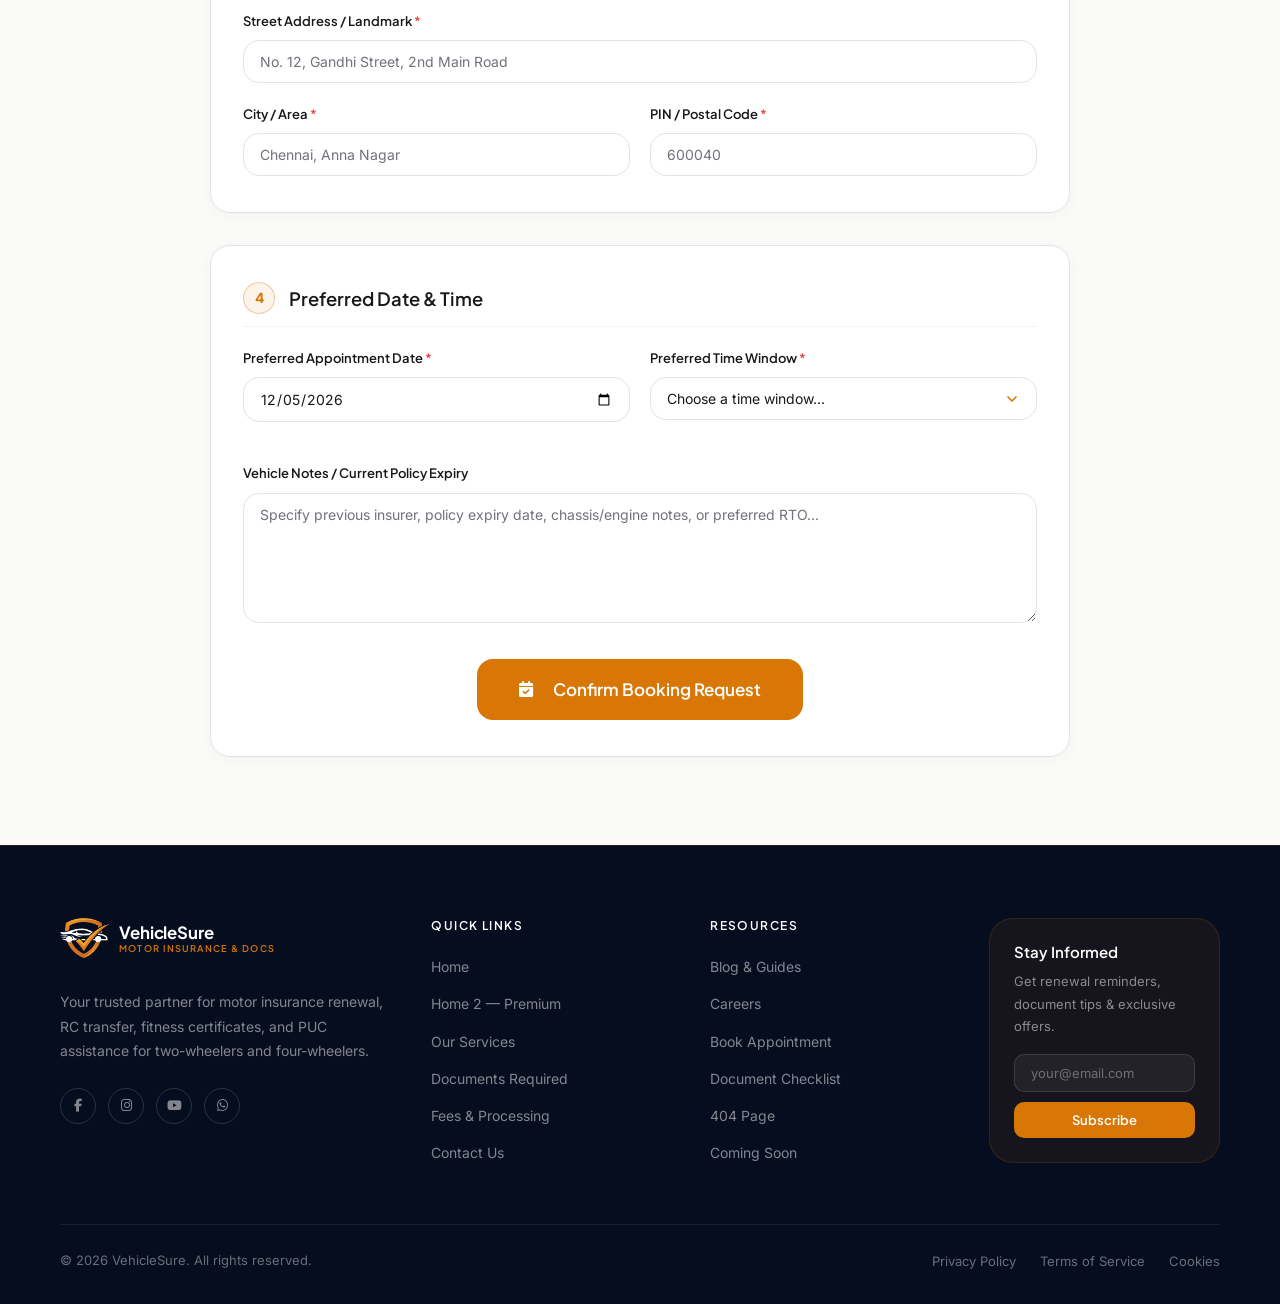
<file: booking.html>
<!DOCTYPE html>
<html lang="en" id="root-html">
<head>
    <meta charset="UTF-8">
    <meta name="viewport" content="width=device-width, initial-scale=1.0">
    <meta name="description" content="Book an appointment online with VehicleSure. Schedule doorstep document collection for motor insurance renewal, RC transfer, fitness certificates, and PUC assistance.">
    <title>Book Vehicle Service & Appointment | VehicleSure</title>
    <link rel="icon" type="image/svg+xml" href="favicon.svg">
    <link rel="stylesheet" href="https://cdnjs.cloudflare.com/ajax/libs/font-awesome/6.5.1/css/all.min.css">
    <link rel="stylesheet" href="style.css">
</head>
<body>

<div id="main-nav"></div>

<!-- PAGE HEADER -->
<section class="page-header hero-page" id="booking-hero" aria-label="Booking Header">
    <div class="page-header-bg">
        <img src="assets/images/banner-contact.jpg" alt="VehicleSure Certified Documentation and Appointment Center">
    </div>
    <div class="page-header-overlay"></div>
    <div class="container">
        <div class="breadcrumb">
            <a href="index.html">Home</a>
            <span class="sep">/</span>
            <span>Book Appointment</span>
        </div>
        <h1>Book Vehicle Service</h1>
        <p>Schedule doorstep document pickup or an expert consultation for motor insurance, RC transfer, fitness certificates, and PUC assistance in under two minutes.</p>
    </div>
</section>

<!-- MAIN BOOKING SECTION -->
<section class="booking-section section" aria-labelledby="booking-heading">
    <div class="container">
        <!-- Interactive Form (Centered Down-Flow Layout) -->
        <form id="booking-form" class="booking-form-wrapper" aria-label="Vehicle Service Booking Form">
            
            <!-- Centered Header -->
            <div class="booking-header-center">
                <span class="section-label"><i class="fas fa-calendar-check"></i> Online Scheduling</span>
                <h2 id="booking-heading">Service Booking Details</h2>
                <p>Provide your contact and vehicle details. Our certified executive will confirm your slot within 30 minutes.</p>
            </div>

            <!-- Step 1: Contact Information Card -->
            <div class="booking-card">
                <div class="booking-step-header">
                    <span class="booking-step-badge">1</span>
                    <h3 class="booking-step-title">Your Contact Information</h3>
                </div>
                <div class="form-row">
                    <div class="form-group">
                        <label class="form-label" for="booking-fname">First Name <span style="color:var(--red)">*</span></label>
                        <input class="form-input form-control" type="text" id="booking-fname" name="fname" placeholder="Rahul" required autocomplete="given-name">
                    </div>
                    <div class="form-group">
                        <label class="form-label" for="booking-lname">Last Name <span style="color:var(--red)">*</span></label>
                        <input class="form-input form-control" type="text" id="booking-lname" name="lname" placeholder="Sharma" required autocomplete="family-name">
                    </div>
                </div>
                <div class="form-row" style="margin-bottom:0">
                    <div class="form-group" style="margin-bottom:0">
                        <label class="form-label" for="booking-phone">Phone Number (WhatsApp) <span style="color:var(--red)">*</span></label>
                        <input class="form-input form-control" type="tel" id="booking-phone" name="phone" placeholder="+91 98765 43210" required autocomplete="tel">
                    </div>
                    <div class="form-group" style="margin-bottom:0">
                        <label class="form-label" for="booking-email">Email Address <span style="color:var(--red)">*</span></label>
                        <input class="form-input form-control" type="email" id="booking-email" name="email" placeholder="rahul.sharma@example.com" required autocomplete="email">
                    </div>
                </div>
            </div>

            <!-- Step 2: Vehicle & Service Details Card -->
            <div class="booking-card">
                <div class="booking-step-header">
                    <span class="booking-step-badge">2</span>
                    <h3 class="booking-step-title">Vehicle & Service Details</h3>
                </div>
                <div class="form-row">
                    <div class="form-group">
                        <label class="form-label" for="booking-vtype">Vehicle Category <span style="color:var(--red)">*</span></label>
                        <select class="form-input form-control" id="booking-vtype" name="vtype" required>
                            <option value="" disabled selected>Choose vehicle type...</option>
                            <option value="2w">Two-Wheeler (Motorcycle / Scooter)</option>
                            <option value="4w">Four-Wheeler (Car / Hatchback / Sedan / SUV)</option>
                            <option value="commercial">Commercial Vehicle (Taxi / Cab / Goods Carrier)</option>
                            <option value="ev">Electric Vehicle (EV 2W / EV 4W)</option>
                        </select>
                    </div>
                    <div class="form-group">
                        <label class="form-label" for="booking-vreg">Registration Number <span style="color:var(--red)">*</span></label>
                        <input class="form-input form-control" type="text" id="booking-vreg" name="vreg" placeholder="e.g. TN 09 AB 1234" required style="text-transform:uppercase;">
                    </div>
                </div>
                <div class="form-group">
                    <label class="form-label" for="booking-service">Service Needed <span style="color:var(--red)">*</span></label>
                    <select class="form-input form-control" id="booking-service" name="service" required>
                        <option value="" disabled selected>Choose a service...</option>
                        <option value="insurance-comprehensive">Comprehensive Motor Insurance</option>
                        <option value="insurance-thirdparty">Third-Party Motor Insurance</option>
                        <option value="rc-transfer">RC Transfer (Ownership Transfer)</option>
                        <option value="interstate-noc">Inter-State RC Transfer & RTO NOC</option>
                        <option value="fitness">Vehicle Fitness Certificate (FC)</option>
                        <option value="puc">PUC Assistance (Pollution Cert)</option>
                        <option value="duplicate-rc">Duplicate RC Book / Smart Card</option>
                        <option value="hypothecation">Hypothecation Removal (HP Cancel)</option>
                        <option value="road-tax">Road Tax Payment & Assessment</option>
                        <option value="address-change">Address Change in Vehicle RC</option>
                        <option value="reregistration">Re-Registration (15-Year Renewal)</option>
                        <option value="other">Other Vehicle Documentation</option>
                    </select>
                </div>
                <div class="form-group" style="margin-bottom:0">
                    <label class="form-label" for="booking-urgency">Processing Urgency</label>
                    <select class="form-input form-control" id="booking-urgency" name="urgency">
                        <option value="standard" selected>Standard (3–5 Business Days)</option>
                        <option value="express">Express Fast-Track (48 Hours)</option>
                        <option value="urgent">Immediate (Same-Day Pickup)</option>
                    </select>
                </div>
            </div>

            <!-- Step 3: Service Address Card -->
            <div class="booking-card">
                <div class="booking-step-header">
                    <span class="booking-step-badge">3</span>
                    <h3 class="booking-step-title">Doorstep Pickup & Delivery Address</h3>
                </div>
                <div class="form-group">
                    <label class="form-label" for="booking-address">Street Address / Landmark <span style="color:var(--red)">*</span></label>
                    <input class="form-input form-control" type="text" id="booking-address" name="address" placeholder="No. 12, Gandhi Street, 2nd Main Road" required autocomplete="street-address">
                </div>
                <div class="form-row" style="margin-bottom:0">
                    <div class="form-group" style="margin-bottom:0">
                        <label class="form-label" for="booking-city">City / Area <span style="color:var(--red)">*</span></label>
                        <input class="form-input form-control" type="text" id="booking-city" name="city" placeholder="Chennai, Anna Nagar" required autocomplete="address-level2">
                    </div>
                    <div class="form-group" style="margin-bottom:0">
                        <label class="form-label" for="booking-zip">PIN / Postal Code <span style="color:var(--red)">*</span></label>
                        <input class="form-input form-control" type="text" id="booking-zip" name="zip" placeholder="600040" required autocomplete="postal-code">
                    </div>
                </div>
            </div>

            <!-- Step 4 Card: Schedule & Submit (Down Center) -->
            <div class="booking-card">
                <div class="booking-step-header">
                    <span class="booking-step-badge">4</span>
                    <h3 class="booking-step-title">Preferred Date & Time</h3>
                </div>
                <div class="form-row">
                    <div class="form-group">
                        <label class="form-label" for="booking-date">Preferred Appointment Date <span style="color:var(--red)">*</span></label>
                        <input class="form-input form-control" type="date" id="booking-date" name="date" required autocomplete="off">
                    </div>
                    <div class="form-group">
                        <label class="form-label" for="booking-time">Preferred Time Window <span style="color:var(--red)">*</span></label>
                        <select class="form-input form-control" id="booking-time" name="time" required>
                            <option value="" disabled selected>Choose a time window...</option>
                            <option value="morning">Morning (9:00 AM – 12:00 PM)</option>
                            <option value="midday">Midday (12:00 PM – 3:00 PM)</option>
                            <option value="afternoon">Afternoon / Evening (3:00 PM – 6:30 PM)</option>
                        </select>
                    </div>
                </div>
                <div class="form-group" style="margin-bottom:0">
                    <label class="form-label" for="booking-notes">Vehicle Notes / Current Policy Expiry</label>
                    <textarea class="form-input form-control" id="booking-notes" name="notes" placeholder="Specify previous insurer, policy expiry date, chassis/engine notes, or preferred RTO..." rows="3"></textarea>
                </div>

                <!-- Down Center Submission Button -->
                <div class="booking-submit-wrapper">
                    <button type="submit" id="booking-submit-btn" class="btn btn-primary btn-lg">
                        <i class="fas fa-calendar-check" style="margin-right:8px;"></i>
                        Confirm Booking Request
                    </button>
                </div>
            </div>

        </form>

        <!-- Success Confirmation State (Hidden initially) -->
        <div id="booking-success-box" class="booking-card booking-success-box" style="max-width:680px;margin:0 auto;" aria-live="polite">
            <div class="booking-success-icon">
                <i class="fas fa-check" style="font-size:2rem;"></i>
            </div>
            <h2 style="font-size:1.75rem;margin-bottom:0.5rem">Booking Request Received!</h2>
            <p style="color:var(--text-muted);font-size:1rem;margin-bottom:1.5rem">
                Thank you, <strong id="success-customer-name" style="color:var(--text-heading)">Valued Customer</strong>! Your vehicle documentation appointment has been scheduled with VehicleSure.
            </p>

            <div class="booking-summary-pill">
                <div class="booking-summary-pill-row">
                    <span class="label">Reference ID:</span>
                    <span class="val" id="success-ref-num">#VS-8492</span>
                </div>
                <div class="booking-summary-pill-row">
                    <span class="label">Service:</span>
                    <span class="val" id="success-service-name">Comprehensive Motor Insurance</span>
                </div>
                <div class="booking-summary-pill-row">
                    <span class="label">Vehicle Reg:</span>
                    <span class="val" id="success-vreg" style="text-transform:uppercase;">TN 09 AB 1234</span>
                </div>
                <div class="booking-summary-pill-row">
                    <span class="label">Date & Window:</span>
                    <span class="val" id="success-datetime">Tomorrow (Morning)</span>
                </div>
                <div class="booking-summary-pill-row">
                    <span class="label">Pickup Location:</span>
                    <span class="val" id="success-address">123 Main St, Chennai</span>
                </div>
                <div class="booking-summary-pill-row">
                    <span class="label">Status:</span>
                    <span class="val" style="color:var(--green);"><i class="fas fa-circle-notch fa-spin" style="font-size:0.75rem;margin-right:4px;"></i> Pending Executive Assignment</span>
                </div>
            </div>

            <p style="font-size:0.875rem;color:var(--text-muted);margin-bottom:1.75rem">
                A certified VehicleSure documentation executive will call or WhatsApp your phone within <strong>30 minutes</strong> to verify required papers and confirm document pickup.
            </p>

            <div style="display:flex;gap:1rem;justify-content:center;flex-wrap:wrap">
                <a href="index.html" class="btn btn-secondary">Back to Home</a>
                <button type="button" class="btn btn-primary" id="btn-book-another">
                    <i class="fas fa-plus-circle" style="margin-right:6px;"></i> Book Another Service
                </button>
            </div>
        </div>
    </div>
</section>

<div id="main-footer"></div>

<script src="components.js"></script>
<script>
    // Booking Page Controller
    document.addEventListener('DOMContentLoaded', () => {
        const form = document.getElementById('booking-form');
        const successBox = document.getElementById('booking-success-box');
        const dateInput = document.getElementById('booking-date');
        const serviceSelect = document.getElementById('booking-service');
        const vtypeSelect = document.getElementById('booking-vtype');
        const btnBookAnother = document.getElementById('btn-book-another');

        // 1. Set minimum selectable date to today
        if (dateInput) {
            const today = new Date().toISOString().split('T')[0];
            dateInput.min = today;
            // Default to tomorrow
            const tomorrow = new Date();
            tomorrow.setDate(tomorrow.getDate() + 1);
            dateInput.value = tomorrow.toISOString().split('T')[0];
        }

        // 2. Pre-select service from URL parameter (e.g., booking.html?service=insurance or ?service=rc)
        const urlParams = new URLSearchParams(window.location.search);
        const serviceParam = urlParams.get('service');
        if (serviceParam && serviceSelect) {
            const query = serviceParam.toLowerCase();
            for (let i = 0; i < serviceSelect.options.length; i++) {
                const optVal = serviceSelect.options[i].value.toLowerCase();
                const optText = serviceSelect.options[i].text.toLowerCase();
                if (optVal.includes(query) || optText.includes(query)) {
                    serviceSelect.selectedIndex = i;
                    break;
                }
            }
        }

        // 3. Pre-select vehicle type if present in URL
        const vehicleParam = urlParams.get('vehicle') || urlParams.get('vtype');
        if (vehicleParam && vtypeSelect) {
            const vQuery = vehicleParam.toLowerCase();
            for (let i = 0; i < vtypeSelect.options.length; i++) {
                if (vtypeSelect.options[i].value.toLowerCase().includes(vQuery)) {
                    vtypeSelect.selectedIndex = i;
                    break;
                }
            }
        }

        // 4. Handle Form Submission with Interactive Loading & Confirmation
        if (form && successBox) {
            form.addEventListener('submit', (e) => {
                e.preventDefault();
                const submitBtn = document.getElementById('booking-submit-btn');
                const origText = submitBtn.innerHTML;

                submitBtn.disabled = true;
                submitBtn.innerHTML = `
                    <i class="fas fa-circle-notch fa-spin" style="margin-right:8px;"></i>
                    Scheduling Appointment...
                `;

                // Simulate brief network submission
                setTimeout(() => {
                    const fname = document.getElementById('booking-fname').value.trim();
                    const lname = document.getElementById('booking-lname').value.trim();
                    const vregVal = (document.getElementById('booking-vreg').value.trim() || 'TN 09 AB 1234').toUpperCase();
                    const selectedServiceText = serviceSelect.options[serviceSelect.selectedIndex]?.text || 'Vehicle Documentation Service';
                    const dateVal = dateInput.value;
                    const timeSelect = document.getElementById('booking-time');
                    const timeText = timeSelect.options[timeSelect.selectedIndex]?.text || '';
                    const addressVal = document.getElementById('booking-address').value.trim();
                    const cityVal = document.getElementById('booking-city').value.trim();

                    // Generate reference number
                    const refNum = '#VS-' + Math.floor(1000 + Math.random() * 9000);

                    // Populate success box
                    document.getElementById('success-customer-name').textContent = `${fname} ${lname}`.trim() || 'Valued Customer';
                    document.getElementById('success-ref-num').textContent = refNum;
                    document.getElementById('success-service-name').textContent = selectedServiceText;
                    document.getElementById('success-vreg').textContent = vregVal;
                    document.getElementById('success-datetime').textContent = `${dateVal || 'Selected Date'} (${timeText.split('(')[0].trim() || 'Daytime'})`;
                    document.getElementById('success-address').textContent = `${addressVal}${cityVal ? ', ' + cityVal : ''}`;

                    // Transition states
                    form.style.display = 'none';
                    successBox.style.display = 'block';

                    // Smooth scroll to confirmation box
                    successBox.scrollIntoView({ behavior: 'smooth', block: 'start' });

                    submitBtn.disabled = false;
                    submitBtn.innerHTML = origText;
                }, 700);
            });
        }

        // 5. "Book Another Service" handler
        if (btnBookAnother && form && successBox) {
            btnBookAnother.addEventListener('click', () => {
                form.reset();
                successBox.style.display = 'none';
                form.style.display = 'block';
                if (dateInput) {
                    const tomorrow = new Date();
                    tomorrow.setDate(tomorrow.getDate() + 1);
                    dateInput.min = new Date().toISOString().split('T')[0];
                    dateInput.value = tomorrow.toISOString().split('T')[0];
                }
                form.scrollIntoView({ behavior: 'smooth', block: 'start' });
            });
        }
    });
</script>
</body>
</html>
</file>
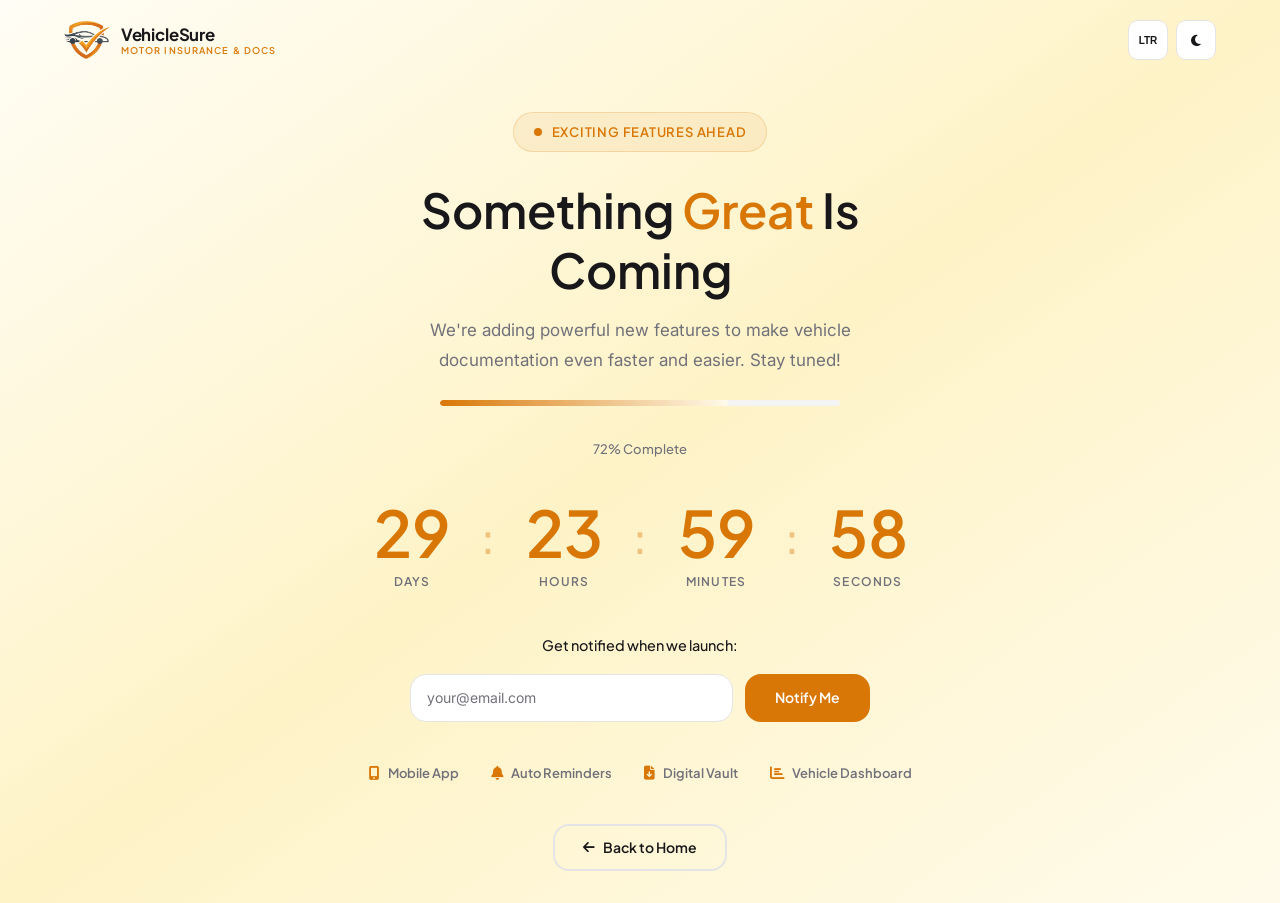
<file: coming-soon.html>
<!DOCTYPE html>
<html lang="en" id="root-html">
<head>
    <meta charset="UTF-8">
    <meta name="viewport" content="width=device-width, initial-scale=1.0">
    <meta name="description" content="VehicleSure — Something exciting is coming soon! New features and services for motor insurance and vehicle documentation are on their way.">
    <title>Coming Soon | VehicleSure Motor Insurance & Vehicle Documentation</title>
    <link rel="icon" type="image/svg+xml" href="favicon.svg">
    <link rel="stylesheet" href="https://cdnjs.cloudflare.com/ajax/libs/font-awesome/6.5.1/css/all.min.css">
    <link rel="stylesheet" href="style.css">
    <style>
        .countdown-grid {
            display: flex;
            justify-content: center;
            gap: 1.5rem;
            margin: 2.5rem 0;
            flex-wrap: wrap;
        }

        .countdown-item {
            text-align: center;
            min-width: 90px;
        }

        .countdown-num {
            font-family: var(--font-heading);
            font-weight: 600;
            font-size: clamp(2.5rem, 6vw, 4rem);
            color: var(--primary);
            line-height: 1;
            display: block;
            animation: countdown-pulse 1s ease-in-out infinite;
        }

        .countdown-label {
            font-family: var(--font-heading);
            font-weight: 600;
            font-size: 0.75rem;
            text-transform: uppercase;
            letter-spacing: 0.1em;
            color: var(--text-muted);
            margin-top: 0.5rem;
            display: block;
        }

        .countdown-sep {
            font-family: var(--font-heading);
            font-weight: 600;
            font-size: 2.5rem;
            color: var(--primary);
            opacity: 0.4;
            align-self: flex-start;
            padding-top: 0.25rem;
            animation: pulse-glow 1s ease-in-out infinite;
        }

        .notify-form {
            display: flex;
            gap: 0.75rem;
            max-width: 460px;
            margin: 0 auto;
        }

        @media (max-width: 480px) {
            .notify-form {
                flex-direction: column;
            }
            .countdown-grid {
                gap: 1rem;
            }
            .countdown-item {
                min-width: 70px;
            }
        }

        .progress-bar-wrap {
            width: 100%;
            max-width: 400px;
            margin: 0 auto 2rem;
            background: var(--border-light);
            border-radius: var(--radius-full);
            height: 6px;
            overflow: hidden;
        }

        .progress-bar-fill {
            height: 100%;
            background: linear-gradient(90deg, var(--primary), var(--primary-light));
            border-radius: var(--radius-full);
            width: 72%;
            animation: pulse-glow 3s ease-in-out infinite;
        }

        .coming-soon-features {
            display: flex;
            justify-content: center;
            gap: 2rem;
            flex-wrap: wrap;
            margin-top: 2.5rem;
        }

        .cs-feature {
            display: flex;
            align-items: center;
            gap: 0.5rem;
            font-family: var(--font-heading);
            font-weight: 600;
            font-size: 0.8125rem;
            color: var(--text-muted);
        }

        .cs-feature i {
            color: var(--primary);
            font-size: 0.875rem;
        }
    </style>
</head>
<body class="fullscreen-page">

<!-- Top Bar -->
<div class="fullscreen-topbar">
    <!-- Logo (links to home) -->
    <a href="index.html" class="nav-logo" aria-label="VehicleSure Home">
        <img src="assets/vehiclesure_emblem.png" alt="VehicleSure Emblem" class="nav-logo-img logo-light" style="height:38px;width:auto;object-fit:contain;">
        <img src="assets/vehiclesure_emblem_dark.png" alt="VehicleSure Emblem" class="nav-logo-img logo-dark" style="height:38px;width:auto;object-fit:contain;">
        <div class="nav-logo-text">
            <span class="brand-top">VehicleSure</span>
            <span class="brand-bottom">MOTOR INSURANCE & DOCS</span>
        </div>
    </a>
    <!-- Toggles -->
    <div style="display:flex;gap:0.5rem;">
        <button onclick="toggleDir()" class="auth-toggle-btn" title="Toggle Direction">
            <span class="dir-label" style="font-size:0.625rem;font-weight:600;">LTR</span>
        </button>
        <button onclick="toggleTheme()" class="auth-toggle-btn" title="Toggle Theme" aria-label="Toggle dark mode">
            <i class="fas fa-moon theme-icon"></i>
        </button>
    </div>
</div>

<!-- Content -->
<div class="fullscreen-content">
    <div style="max-width:620px;width:100%;margin:0 auto;padding:0 1rem;">

        <!-- Animated badge -->
        <div style="display:inline-flex;align-items:center;gap:0.625rem;background:var(--primary-subtle);border:1px solid rgba(217, 119, 6,0.2);border-radius:var(--radius-full);padding:0.5rem 1.25rem;margin-bottom:1.75rem;">
            <span style="width:0.5rem;height:0.5rem;border-radius:50%;background:var(--primary);display:inline-block;animation:pulse-glow 1.5s ease-in-out infinite;"></span>
            <span style="font-family:var(--font-heading);font-weight:600;font-size:0.8125rem;color:var(--primary);letter-spacing:0.06em;">EXCITING FEATURES AHEAD</span>
        </div>

        <h1 style="margin-bottom:1rem;font-size:clamp(2rem,5vw,3rem);">
            Something <span style="color:var(--primary);">Great</span> Is Coming
        </h1>
        <p style="color:var(--text-muted);font-size:1.0625rem;max-width:480px;margin:0 auto 1.5rem;line-height:1.75;">
            We're adding powerful new features to make vehicle documentation even faster and easier. Stay tuned!
        </p>

        <!-- Progress bar -->
        <div class="progress-bar-wrap">
            <div class="progress-bar-fill"></div>
        </div>
        <p style="font-size:0.8125rem;color:var(--text-muted);margin-bottom:0.25rem;font-family:var(--font-heading);font-weight:500;">72% Complete</p>

        <!-- Countdown Timer -->
        <div class="countdown-grid" id="countdown">
            <div class="countdown-item">
                <span class="countdown-num" id="cd-days">00</span>
                <span class="countdown-label">Days</span>
            </div>
            <span class="countdown-sep">:</span>
            <div class="countdown-item">
                <span class="countdown-num" id="cd-hours">00</span>
                <span class="countdown-label">Hours</span>
            </div>
            <span class="countdown-sep">:</span>
            <div class="countdown-item">
                <span class="countdown-num" id="cd-mins">00</span>
                <span class="countdown-label">Minutes</span>
            </div>
            <span class="countdown-sep">:</span>
            <div class="countdown-item">
                <span class="countdown-num" id="cd-secs">00</span>
                <span class="countdown-label">Seconds</span>
            </div>
        </div>

        <!-- Notify Form -->
        <p style="font-family:var(--font-heading);font-weight:500;font-size:0.9rem;color:var(--text-heading);margin-bottom:1rem;">Get notified when we launch:</p>
        <form class="notify-form" onsubmit="event.preventDefault(); alert('You\'re on the list! We\'ll notify you as soon as we launch.'); this.reset();">
            <input type="email" class="form-input" placeholder="your@email.com" required style="flex:1;">
            <button type="submit" class="btn btn-primary">Notify Me</button>
        </form>

        <!-- Upcoming features -->
        <div class="coming-soon-features">
            <div class="cs-feature"><i class="fas fa-mobile-alt"></i> Mobile App</div>
            <div class="cs-feature"><i class="fas fa-bell"></i> Auto Reminders</div>
            <div class="cs-feature"><i class="fas fa-file-download"></i> Digital Vault</div>
            <div class="cs-feature"><i class="fas fa-chart-bar"></i> Vehicle Dashboard</div>
        </div>

        <!-- Back to home -->
        <div style="margin-top:2.5rem;">
            <a href="index.html" class="btn btn-secondary"><i class="fas fa-arrow-left"></i> Back to Home</a>
        </div>
    </div>
</div>

<script src="components.js"></script>
<script>
    document.addEventListener('DOMContentLoaded', function() {
        initAuthPage();
        startCountdown();
    });

    function startCountdown() {
        // Launch date: 30 days from now
        const launchDate = new Date();
        launchDate.setDate(launchDate.getDate() + 30);

        function update() {
            const now = new Date().getTime();
            const distance = launchDate.getTime() - now;

            if (distance < 0) {
                document.getElementById('cd-days').textContent = '00';
                document.getElementById('cd-hours').textContent = '00';
                document.getElementById('cd-mins').textContent = '00';
                document.getElementById('cd-secs').textContent = '00';
                return;
            }

            const days = Math.floor(distance / (1000 * 60 * 60 * 24));
            const hours = Math.floor((distance % (1000 * 60 * 60 * 24)) / (1000 * 60 * 60));
            const mins = Math.floor((distance % (1000 * 60 * 60)) / (1000 * 60));
            const secs = Math.floor((distance % (1000 * 60)) / 1000);

            document.getElementById('cd-days').textContent = String(days).padStart(2, '0');
            document.getElementById('cd-hours').textContent = String(hours).padStart(2, '0');
            document.getElementById('cd-mins').textContent = String(mins).padStart(2, '0');
            document.getElementById('cd-secs').textContent = String(secs).padStart(2, '0');
        }

        update();
        setInterval(update, 1000);
    }
</script>
</body>
</html>
</file>
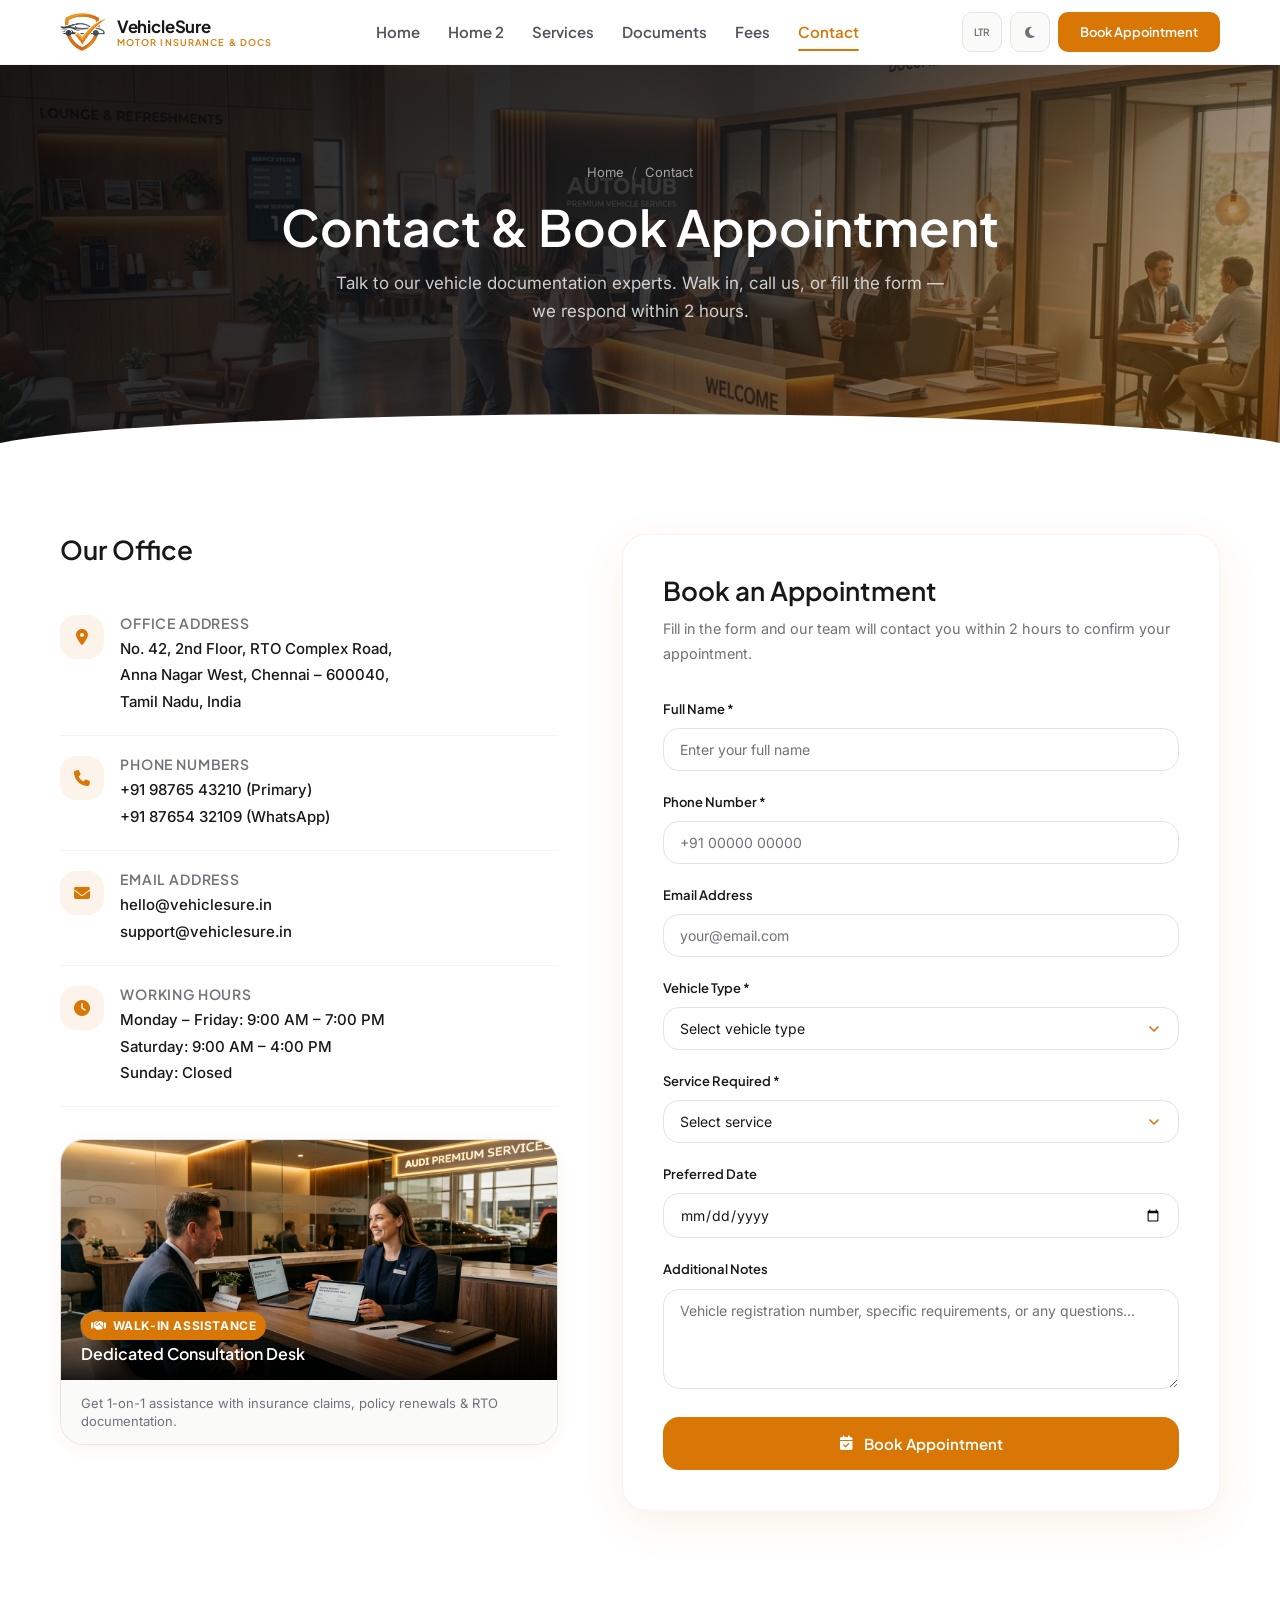
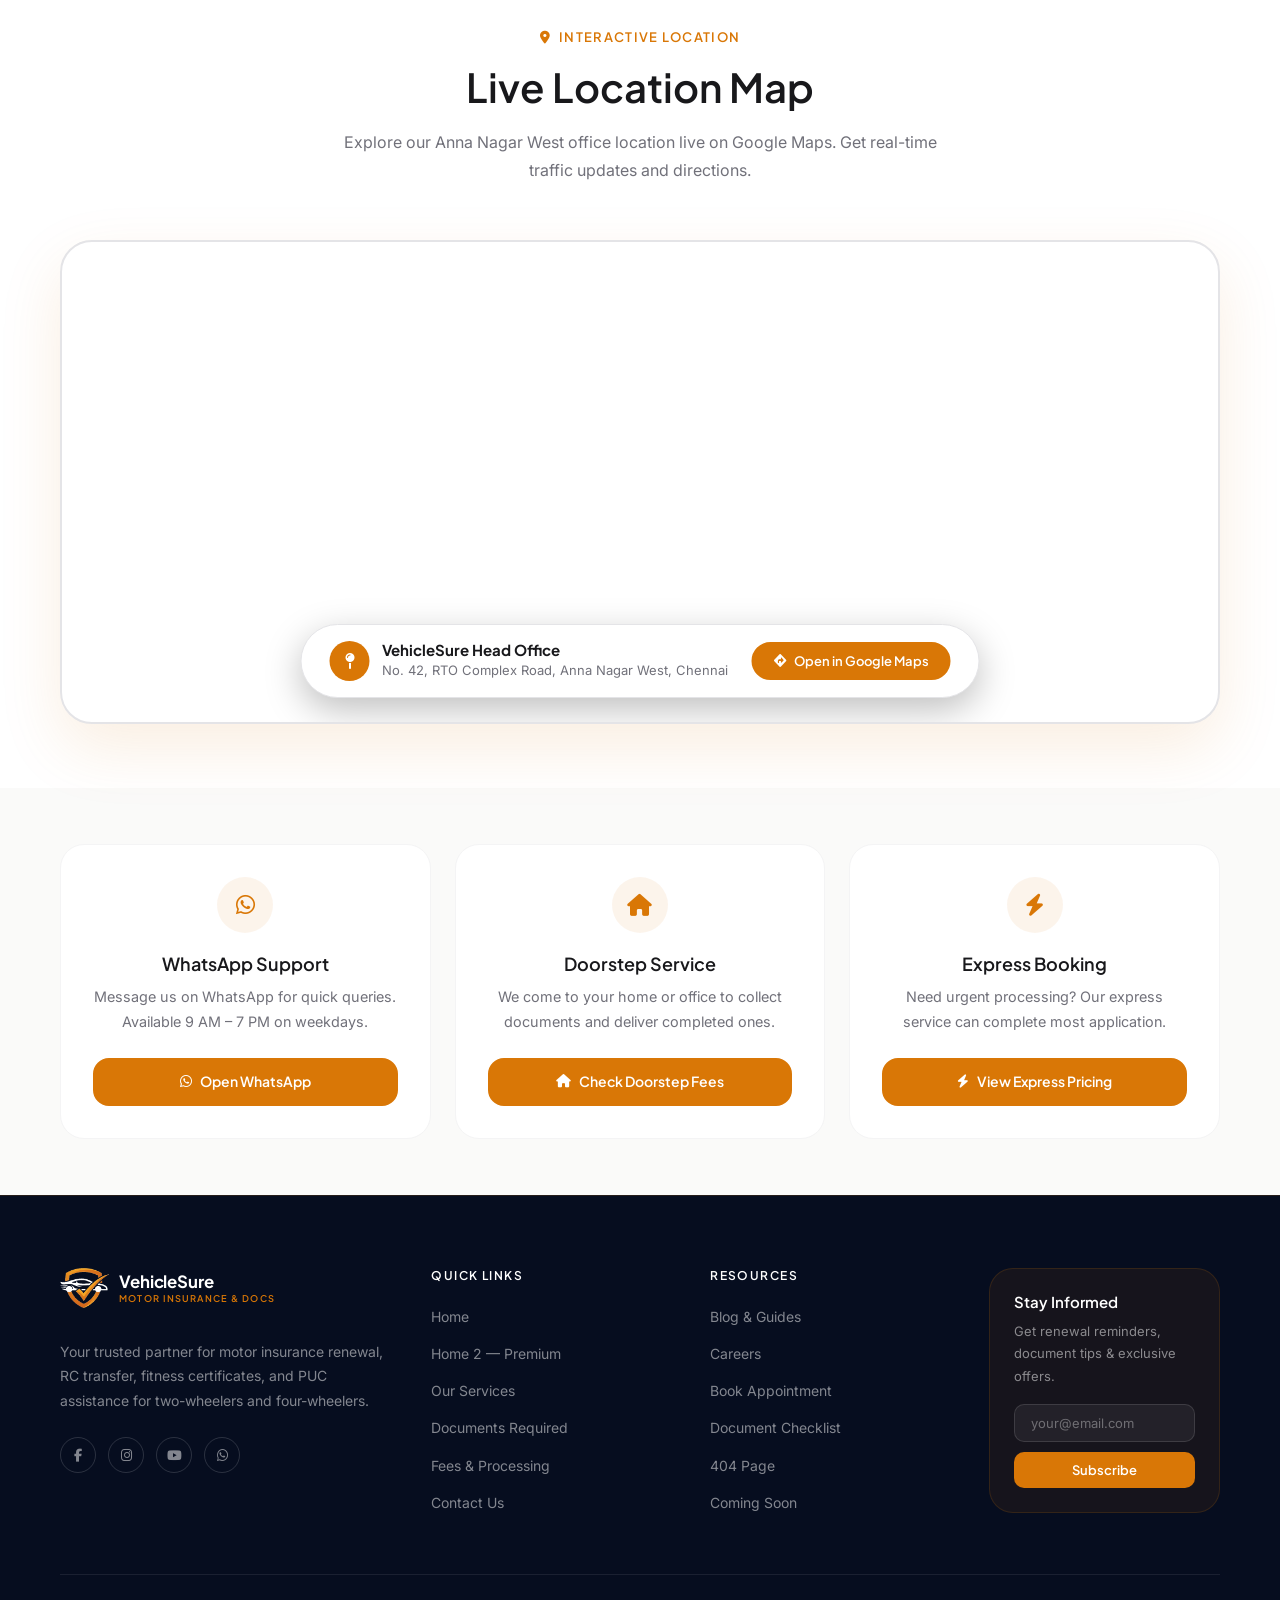
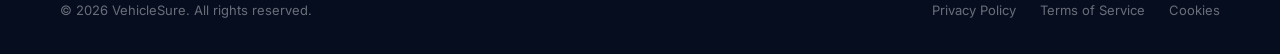
<file: contact.html>
<!DOCTYPE html>
<html lang="en" id="root-html">
<head>
    <meta charset="UTF-8">
    <meta name="viewport" content="width=device-width, initial-scale=1.0">
    <meta name="description" content="Contact VehicleSure — Book an appointment for motor insurance renewal, RC transfer, fitness certificate, or PUC assistance. Visit our office or book online.">
    <title>Contact Us | VehicleSure Motor Insurance & Vehicle Documentation</title>
    <link rel="icon" type="image/svg+xml" href="favicon.svg">
    <link rel="stylesheet" href="https://cdnjs.cloudflare.com/ajax/libs/font-awesome/6.5.1/css/all.min.css">
    <link rel="stylesheet" href="style.css">
</head>
<body>

<div id="main-nav"></div>

<!-- PAGE HEADER -->
<section class="page-header hero-page" id="contact" aria-label="Contact Header">
    <div class="page-header-bg">
        <img src="assets/images/banner-contact.jpg" alt="VehicleSure Support and Consultation Center">
    </div>
    <div class="page-header-overlay"></div>
    <div class="container">
        <div class="breadcrumb">
            <a href="index.html">Home</a>
            <span class="sep">/</span>
            <span>Contact</span>
        </div>
        <h1>Contact & Book Appointment</h1>
        <p>Talk to our vehicle documentation experts. Walk in, call us, or fill the form — we respond within 2 hours.</p>
    </div>
</section>

<!-- MAIN CONTACT SECTION -->
<section class="section">
    <div class="container">
        <div class="contact-split-grid">

            <!-- LEFT: Office Info + Map -->
            <div class="animate-on-scroll">
                <h3 style="margin-bottom:1.75rem;">Our Office</h3>

                <!-- Contact info items -->
                <div class="contact-info-item">
                    <div class="contact-info-icon"><i class="fas fa-map-marker-alt"></i></div>
                    <div>
                        <h5>Office Address</h5>
                        <p>No. 42, 2nd Floor, RTO Complex Road,<br>Anna Nagar West, Chennai – 600040,<br>Tamil Nadu, India</p>
                    </div>
                </div>
                <div class="contact-info-item">
                    <div class="contact-info-icon"><i class="fas fa-phone"></i></div>
                    <div>
                        <h5>Phone Numbers</h5>
                        <p>+91 98765 43210 (Primary)<br>+91 87654 32109 (WhatsApp)</p>
                    </div>
                </div>
                <div class="contact-info-item">
                    <div class="contact-info-icon"><i class="fas fa-envelope"></i></div>
                    <div>
                        <h5>Email Address</h5>
                        <p>hello@vehiclesure.in<br>support@vehiclesure.in</p>
                    </div>
                </div>
                <div class="contact-info-item">
                    <div class="contact-info-icon"><i class="fas fa-clock"></i></div>
                    <div>
                        <h5>Working Hours</h5>
                        <p>Monday – Friday: 9:00 AM – 7:00 PM<br>Saturday: 9:00 AM – 4:00 PM<br>Sunday: Closed</p>
                    </div>
                </div>

                <!-- Office Consultation Visual Card -->
                <div style="margin-top:2rem;border-radius:var(--radius-2xl);overflow:hidden;border:1.5px solid var(--border-default);box-shadow:var(--shadow-md);background:var(--bg-card);transition:var(--transition-normal);">
                    <div style="position:relative;height:240px;overflow:hidden;">
                        <img src="assets/images/contact-consultation.jpg" alt="VehicleSure Customer Support & Consultation Desk" style="width:100%;height:100%;object-fit:cover;transition:transform 0.5s ease;" onmouseover="this.style.transform='scale(1.04)'" onmouseout="this.style.transform='scale(1)'">
                        <div style="position:absolute;bottom:0;left:0;right:0;background:linear-gradient(to top, rgba(0,0,0,0.85) 0%, rgba(0,0,0,0.2) 60%, transparent 100%);padding:1rem 1.25rem;">
                            <span style="display:inline-flex;align-items:center;gap:0.375rem;background:var(--primary);color:#FFFFFF;font-size:0.75rem;font-weight:700;padding:0.25rem 0.625rem;border-radius:var(--radius-full);margin-bottom:0.25rem;text-transform:uppercase;letter-spacing:0.05em;">
                                <i class="fas fa-handshake"></i> Walk-In Assistance
                            </span>
                            <h4 style="color:#FFFFFF;margin:0;font-size:1rem;font-weight:600;">Dedicated Consultation Desk</h4>
                        </div>
                    </div>
                    <div style="padding:0.875rem 1.25rem;display:flex;align-items:center;justify-content:space-between;gap:0.75rem;background:var(--bg-surface);">
                        <p style="margin:0;font-size:0.8125rem;color:var(--text-muted);line-height:1.4;">
                            Get 1-on-1 assistance with insurance claims, policy renewals & RTO documentation.
                        </p>
                    </div>
                </div>
            </div>

            <!-- RIGHT: Booking Form -->
            <div class="animate-on-scroll">
                <div style="background:var(--bg-card);border:1px solid var(--border-light);border-radius:var(--radius-2xl);padding:2.5rem;box-shadow:var(--shadow-lg);">
                    <h3 style="margin-bottom:0.5rem;">Book an Appointment</h3>
                    <p style="font-size:0.9rem;color:var(--text-muted);margin-bottom:2rem;">Fill in the form and our team will contact you within 2 hours to confirm your appointment.</p>
                    <form id="booking-form" onsubmit="handleBooking(event)">
                        <div class="form-group">
                            <label class="form-label" for="b-name">Full Name *</label>
                            <input type="text" id="b-name" class="form-input" placeholder="Enter your full name" required>
                        </div>
                        <div class="form-group">
                            <label class="form-label" for="b-phone">Phone Number *</label>
                            <input type="tel" id="b-phone" class="form-input" placeholder="+91 00000 00000" required>
                        </div>
                        <div class="form-group">
                            <label class="form-label" for="b-email">Email Address</label>
                            <input type="email" id="b-email" class="form-input" placeholder="your@email.com">
                        </div>
                        <div class="form-group">
                            <label class="form-label" for="b-vehicle">Vehicle Type *</label>
                            <select id="b-vehicle" class="form-input" required>
                                <option value="">Select vehicle type</option>
                                <option>Two-Wheeler (Bike/Scooter)</option>
                                <option>Four-Wheeler (Car/SUV)</option>
                                <option>Commercial Vehicle (Truck/Bus/Taxi)</option>
                            </select>
                        </div>
                        <div class="form-group">
                            <label class="form-label" for="b-service">Service Required *</label>
                            <select id="b-service" class="form-input" required>
                                <option value="">Select service</option>
                                <option>Insurance Renewal (Third-Party)</option>
                                <option>Insurance Renewal (Comprehensive)</option>
                                <option>RC Ownership Transfer</option>
                                <option>Fitness Certificate</option>
                                <option>PUC Certificate</option>
                                <option>Duplicate RC</option>
                                <option>Hypothecation Removal</option>
                                <option>Address Change in RC</option>
                                <option>Other</option>
                            </select>
                        </div>
                        <div class="form-group">
                            <label class="form-label" for="b-date">Preferred Date</label>
                            <input type="date" id="b-date" class="form-input">
                        </div>
                        <div class="form-group">
                            <label class="form-label" for="b-message">Additional Notes</label>
                            <textarea id="b-message" class="form-input" placeholder="Vehicle registration number, specific requirements, or any questions..." style="min-height:100px;"></textarea>
                        </div>
                        <button type="submit" class="btn btn-primary w-full btn-lg" id="submit-btn">
                            <i class="fas fa-calendar-check"></i> Book Appointment
                        </button>
                    </form>
                </div>
            </div>
        </div>
    </div>
</section>

<!-- CENTERED LIVE MAP SECTION -->
<section class="section" style="padding-top:2rem;padding-bottom:4rem;">
    <div class="container">
        <div class="section-header animate-on-scroll" style="text-align:center;">
            <div class="section-label" style="display:inline-flex;align-items:center;gap:0.5rem;"><i class="fas fa-location-dot"></i> Interactive Location</div>
            <h2>Live Location Map</h2>
            <p style="max-width:600px;margin:0 auto;">Explore our Anna Nagar West office location live on Google Maps. Get real-time traffic updates and directions.</p>
        </div>
        
        <div class="animate-on-scroll" style="position:relative;border-radius:var(--radius-3xl);overflow:hidden;border:2px solid var(--border-default);box-shadow:var(--shadow-xl);background:var(--bg-card);">
            <iframe 
                src="https://maps.google.com/maps?q=Anna+Nagar+West+RTO+Complex+Chennai&t=&z=15&ie=UTF8&iwloc=&output=embed" 
                width="100%" 
                height="480" 
                style="border:0;display:block;width:100%;" 
                allowfullscreen="" 
                loading="lazy" 
                referrerpolicy="no-referrer-when-downgrade"
                title="VehicleSure Centered Live Map">
            </iframe>
            
            <div style="position:absolute;bottom:1.5rem;left:50%;transform:translateX(-50%);background:var(--bg-card);border:1px solid var(--border-default);padding:1rem 1.75rem;border-radius:var(--radius-full);box-shadow:0 12px 36px rgba(0,0,0,0.25);display:flex;align-items:center;gap:1.5rem;flex-wrap:wrap;justify-content:center;z-index:2;width:max-content;max-width:90%;">
                <div style="display:flex;align-items:center;gap:0.75rem;">
                    <div style="width:2.5rem;height:2.5rem;border-radius:50%;background:var(--primary);color:#fff;display:flex;align-items:center;justify-content:center;font-size:1rem;flex-shrink:0;">
                        <i class="fas fa-map-pin"></i>
                    </div>
                    <div>
                        <div style="font-family:var(--font-heading);font-weight:700;font-size:0.9375rem;color:var(--text-heading);line-height:1.2;">VehicleSure Head Office</div>
                        <div style="font-size:0.8125rem;color:var(--text-muted);">No. 42, RTO Complex Road, Anna Nagar West, Chennai</div>
                    </div>
                </div>
                <a href="https://maps.google.com/?q=Anna+Nagar+West+RTO+Complex+Chennai" target="_blank" rel="noopener" class="btn btn-primary btn-sm" style="border-radius:var(--radius-full);padding:0.5rem 1.25rem;">
                    <i class="fas fa-directions"></i> Open in Google Maps
                </a>
            </div>
        </div>
    </div>
</section>

<!-- QUICK INFO CARDS -->
<section class="section-sm section-alt">
    <div class="container">
        <div class="grid grid-3 animate-on-scroll">
            <div class="card" style="text-align:center;display:flex;flex-direction:column;">
                <div style="width:3.5rem;height:3.5rem;border-radius:50%;background:var(--primary-subtle);display:flex;align-items:center;justify-content:center;color:var(--primary);font-size:1.375rem;margin:0 auto 1.25rem;">
                    <i class="fab fa-whatsapp"></i>
                </div>
                <h4 style="margin-bottom:0.5rem;">WhatsApp Support</h4>
                <p style="font-size:0.9rem;color:var(--text-muted);margin-bottom:1.5rem;">Message us on WhatsApp for quick queries. Available 9 AM – 7 PM on weekdays.</p>
                <a href="https://wa.me/919876543210" target="_blank" rel="noopener" class="btn btn-primary w-full" style="margin-top:auto;">
                    <i class="fab fa-whatsapp"></i> Open WhatsApp
                </a>
            </div>
            <div class="card" style="text-align:center;display:flex;flex-direction:column;">
                <div style="width:3.5rem;height:3.5rem;border-radius:50%;background:var(--primary-subtle);display:flex;align-items:center;justify-content:center;color:var(--primary);font-size:1.375rem;margin:0 auto 1.25rem;">
                    <i class="fas fa-home"></i>
                </div>
                <h4 style="margin-bottom:0.5rem;">Doorstep Service</h4>
                <p style="font-size:0.9rem;color:var(--text-muted);margin-bottom:1.5rem;">We come to your home or office to collect documents and deliver completed ones.</p>
                <a href="fees.html#doorstep" class="btn btn-primary w-full" style="margin-top:auto;">
                    <i class="fas fa-home"></i> Check Doorstep Fees
                </a>
            </div>
            <div class="card" style="text-align:center;display:flex;flex-direction:column;">
                <div style="width:3.5rem;height:3.5rem;border-radius:50%;background:var(--primary-subtle);display:flex;align-items:center;justify-content:center;color:var(--primary);font-size:1.375rem;margin:0 auto 1.25rem;">
                    <i class="fas fa-bolt"></i>
                </div>
                <h4 style="margin-bottom:0.5rem;">Express Booking</h4>
                <p style="font-size:0.9rem;color:var(--text-muted);margin-bottom:1.5rem;">Need urgent processing? Our express service can complete most application.</p>
                <a href="fees.html" class="btn btn-primary w-full" style="margin-top:auto;">
                    <i class="fas fa-bolt"></i> View Express Pricing
                </a>
            </div>
        </div>
    </div>
</section>

<div id="main-footer"></div>

<script src="components.js"></script>
<script>
    function handleBooking(e) {
        e.preventDefault();
        const btn = document.getElementById('submit-btn');
        btn.textContent = 'Booking...';
        btn.disabled = true;
        setTimeout(() => {
            alert('Appointment Booked!\n\nThank you! Our team will call you within 2 hours to confirm your appointment date and time.\n\nYou can also WhatsApp us at +91 98765 43210 for faster response.');
            document.getElementById('booking-form').reset();
            btn.innerHTML = '<i class="fas fa-calendar-check"></i> Book Appointment';
            btn.disabled = false;
        }, 1200);
    }
</script>
</body>
</html>
</file>
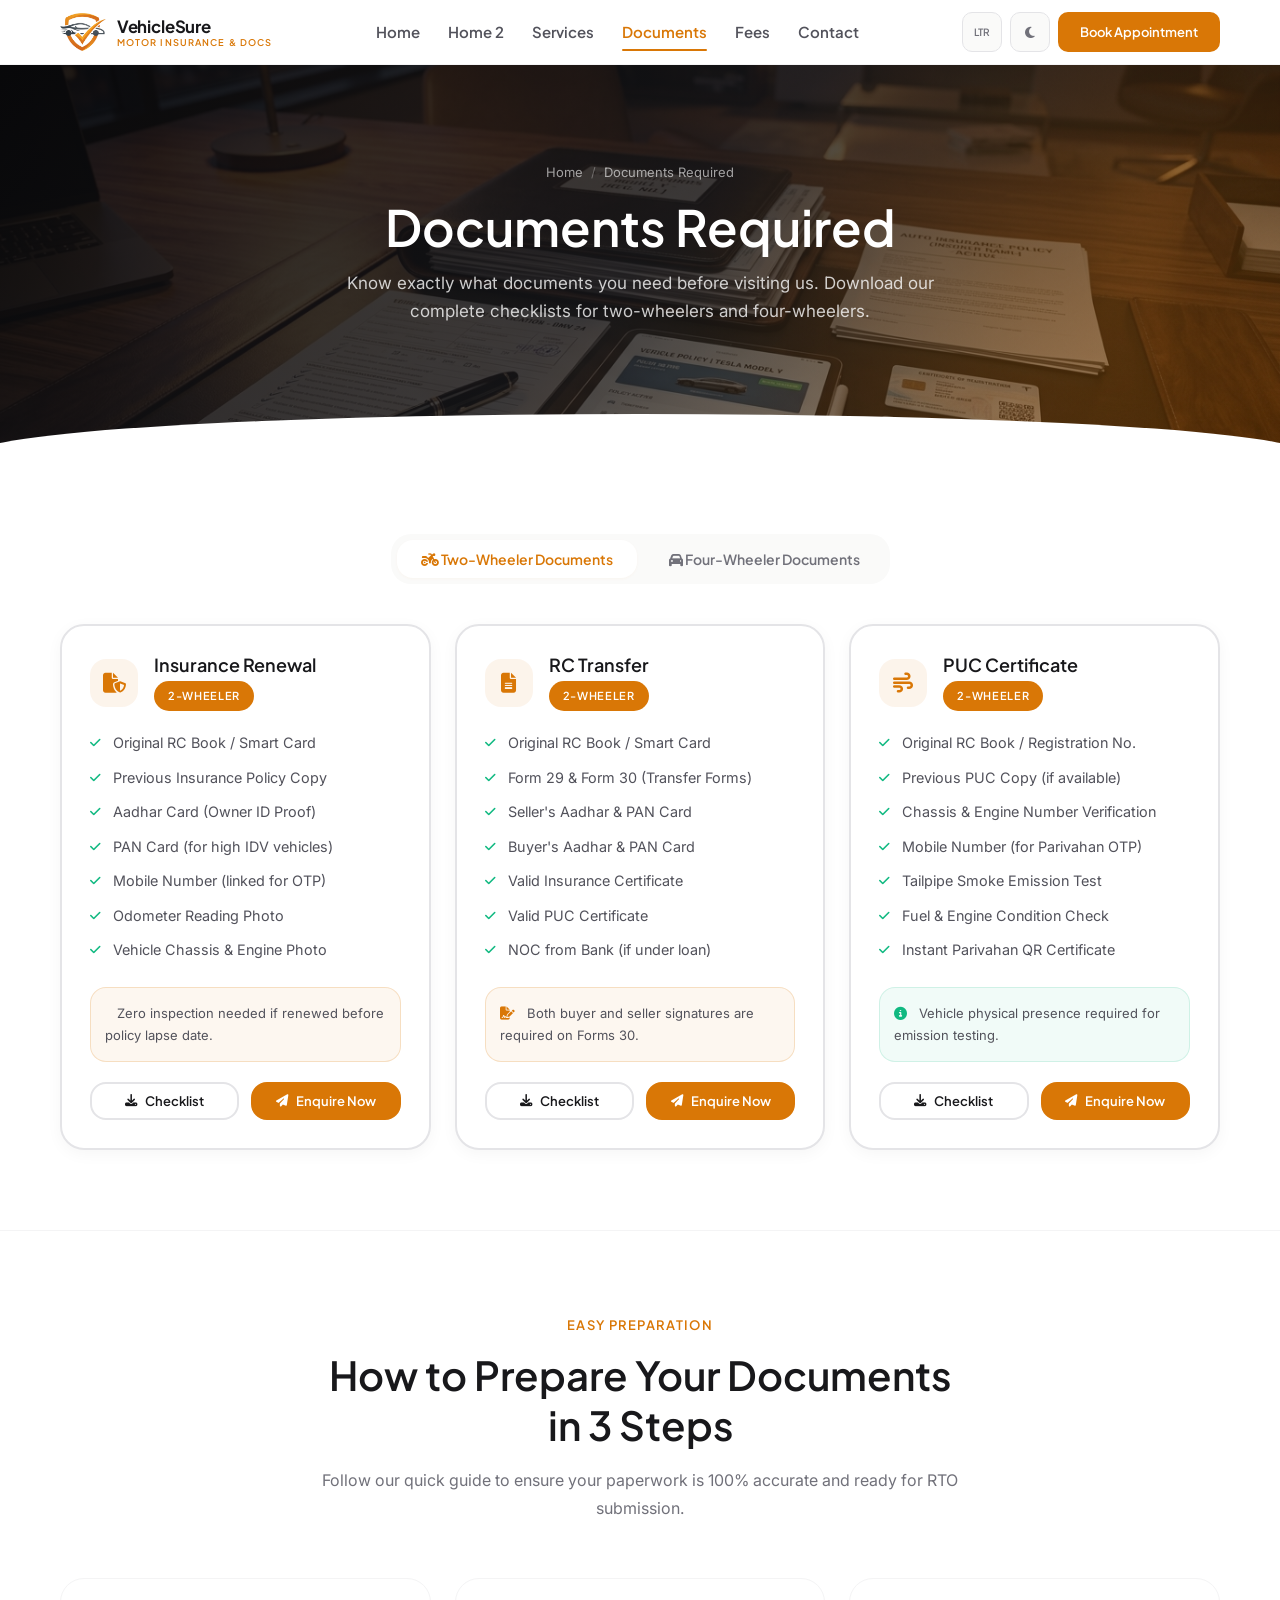
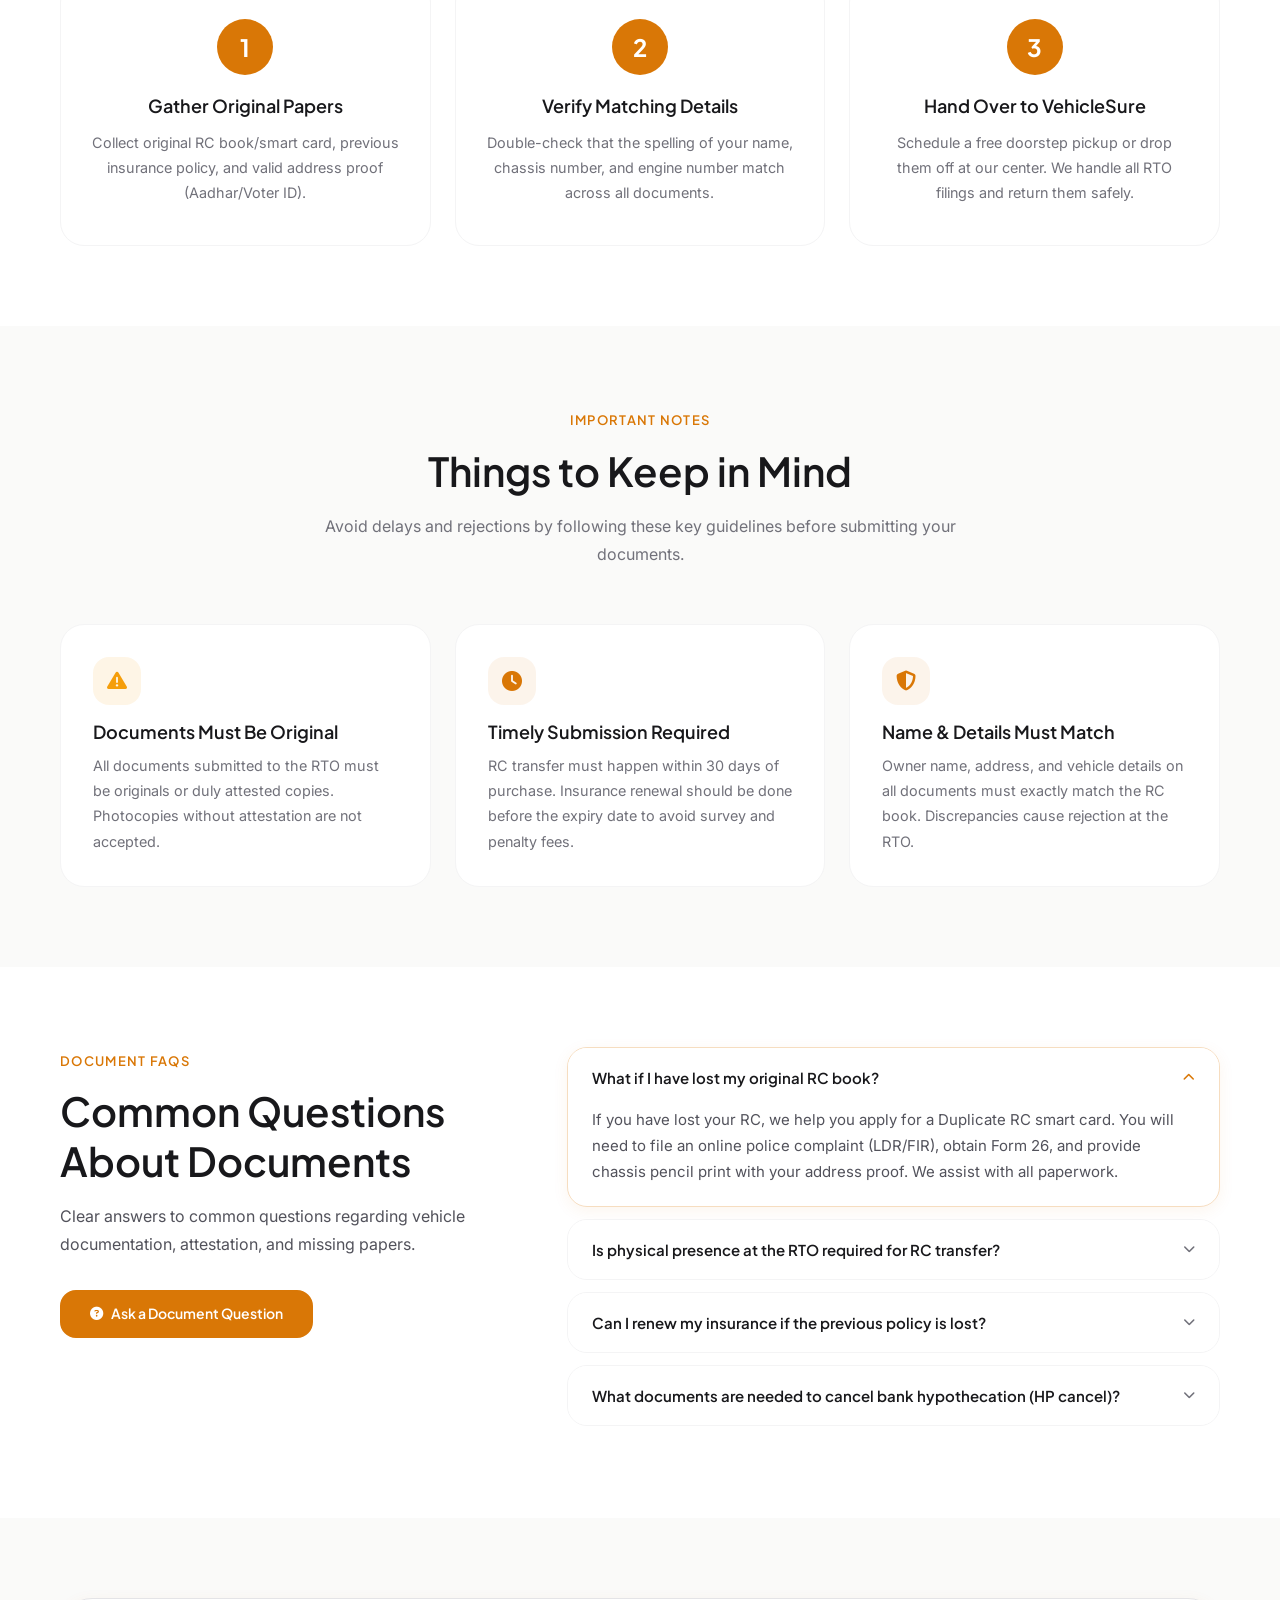
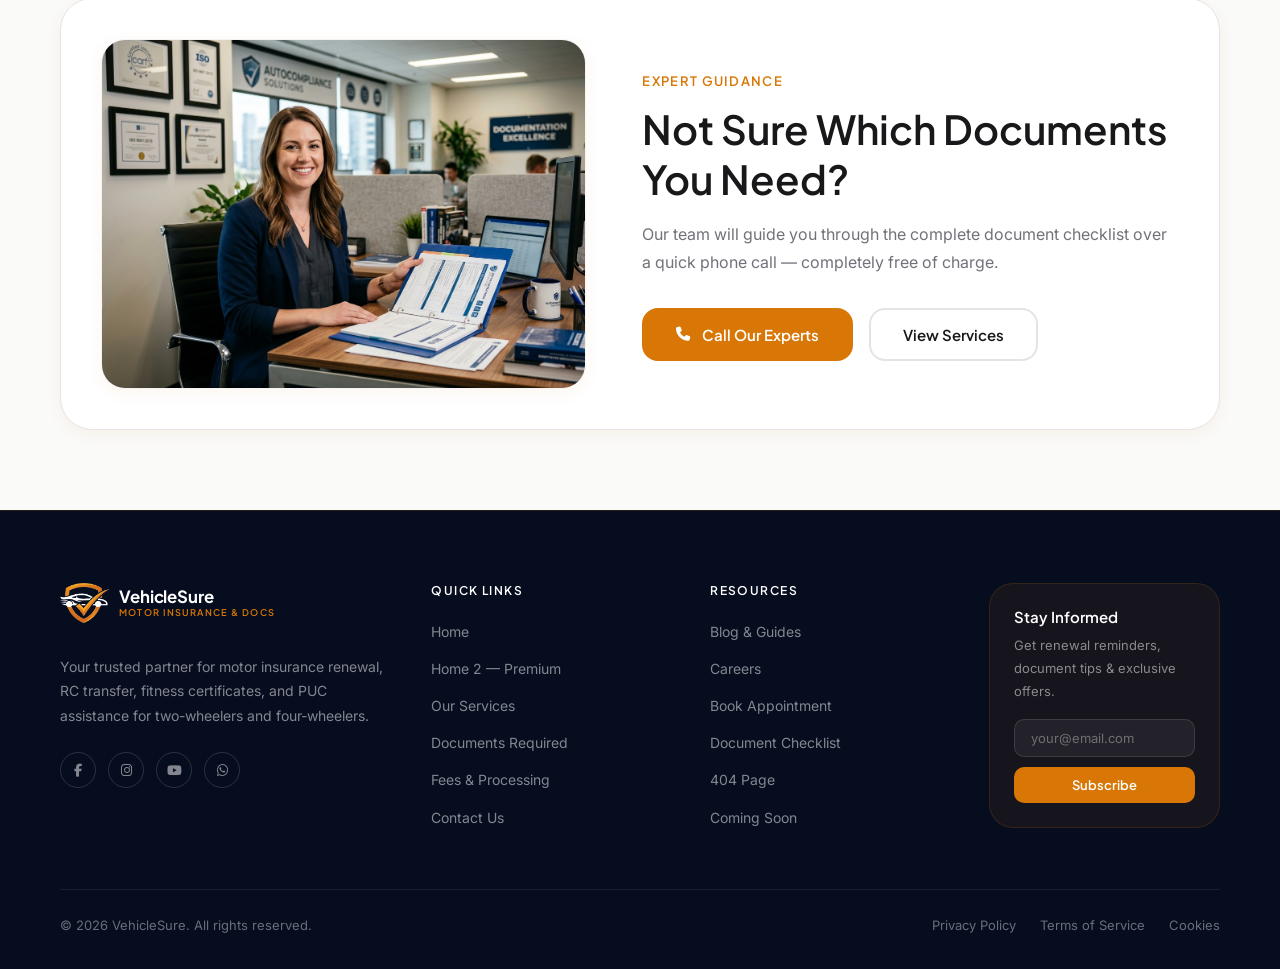
<file: documents.html>
<!DOCTYPE html>
<html lang="en" id="root-html">
<head>
    <meta charset="UTF-8">
    <meta name="viewport" content="width=device-width, initial-scale=1.0">
    <meta name="description" content="Documents Required for VehicleSure services — complete checklists for motor insurance renewal, RC transfer, fitness certificate, and PUC for two-wheelers and four-wheelers. Downloadable PDFs available.">
    <title>Documents Required | VehicleSure Motor Insurance & Vehicle Documentation</title>
    <link rel="icon" type="image/svg+xml" href="favicon.svg">
    <link rel="stylesheet" href="https://cdnjs.cloudflare.com/ajax/libs/font-awesome/6.5.1/css/all.min.css">
    <link rel="stylesheet" href="style.css">
</head>
<body>

<div id="main-nav"></div>

<!-- PAGE HEADER -->
<section class="page-header hero-page" id="documents" aria-label="Documents Header">
    <div class="page-header-bg">
        <img src="assets/images/banner-documents.jpg" alt="VehicleSure Required Documents Guide">
    </div>
    <div class="page-header-overlay"></div>
    <div class="container">
        <div class="breadcrumb">
            <a href="index.html">Home</a>
            <span class="sep">/</span>
            <span>Documents Required</span>
        </div>
        <h1>Documents Required</h1>
        <p>Know exactly what documents you need before visiting us. Download our complete checklists for two-wheelers and four-wheelers.</p>
    </div>
</section>

<!-- TABS -->
<section class="section">
    <div class="container">
        <div class="tab-nav animate-on-scroll">
            <button class="tab-btn active" data-tab="docs-2w" data-group="docs" onclick="switchTab('docs-2w','docs')"><i class="fas fa-motorcycle"></i> Two-Wheeler Documents</button>
            <button class="tab-btn" data-tab="docs-4w" data-group="docs" onclick="switchTab('docs-4w','docs')"><i class="fas fa-car"></i> Four-Wheeler Documents</button>
        </div>

        <!-- TWO-WHEELER -->
        <div id="docs-2w" class="tab-panel active" data-group="docs">
            <div class="grid grid-3">
                <div class="doc-card animate-on-scroll">
                    <div class="doc-card-header">
                        <div class="doc-icon"><i class="fas fa-file-shield"></i></div>
                        <div>
                            <h4 style="margin-bottom:0.25rem;">Insurance Renewal</h4>
                            <span class="badge" style="background:var(--primary);">2-Wheeler</span>
                        </div>
                    </div>
                    <div class="doc-list">
                        <div class="doc-list-item"><i class="fas fa-check"></i> Original RC Book / Smart Card</div>
                        <div class="doc-list-item"><i class="fas fa-check"></i> Previous Insurance Policy Copy</div>
                        <div class="doc-list-item"><i class="fas fa-check"></i> Aadhar Card (Owner ID Proof)</div>
                        <div class="doc-list-item"><i class="fas fa-check"></i> PAN Card (for high IDV vehicles)</div>
                        <div class="doc-list-item"><i class="fas fa-check"></i> Mobile Number (linked for OTP)</div>
                        <div class="doc-list-item"><i class="fas fa-check"></i> Odometer Reading Photo</div>
                        <div class="doc-list-item"><i class="fas fa-check"></i> Vehicle Chassis & Engine Photo</div>
                    </div>
                    <div class="doc-note">
                        <p style="font-size:0.8125rem;color:var(--text-body);margin:0;"><i class="fas fa-shield-check" style="color:var(--primary);margin-right:0.5rem;"></i> Zero inspection needed if renewed before policy lapse date.</p>
                    </div>
                    <div class="doc-card-actions">
                        <button class="btn btn-secondary btn-sm" onclick="alert('Checklist downloaded!')">
                            <i class="fas fa-download"></i> Checklist
                        </button>
                        <a href="contact.html" class="btn btn-primary btn-sm">
                            <i class="fas fa-paper-plane"></i> Enquire Now
                        </a>
                    </div>
                </div>
                <div class="doc-card animate-on-scroll">
                    <div class="doc-card-header">
                        <div class="doc-icon"><i class="fas fa-file-alt"></i></div>
                        <div>
                            <h4 style="margin-bottom:0.25rem;">RC Transfer</h4>
                            <span class="badge" style="background:var(--primary);">2-Wheeler</span>
                        </div>
                    </div>
                    <div class="doc-list">
                        <div class="doc-list-item"><i class="fas fa-check"></i> Original RC Book / Smart Card</div>
                        <div class="doc-list-item"><i class="fas fa-check"></i> Form 29 & Form 30 (Transfer Forms)</div>
                        <div class="doc-list-item"><i class="fas fa-check"></i> Seller's Aadhar & PAN Card</div>
                        <div class="doc-list-item"><i class="fas fa-check"></i> Buyer's Aadhar & PAN Card</div>
                        <div class="doc-list-item"><i class="fas fa-check"></i> Valid Insurance Certificate</div>
                        <div class="doc-list-item"><i class="fas fa-check"></i> Valid PUC Certificate</div>
                        <div class="doc-list-item"><i class="fas fa-check"></i> NOC from Bank (if under loan)</div>
                    </div>
                    <div class="doc-note">
                        <p style="font-size:0.8125rem;color:var(--text-body);margin:0;"><i class="fas fa-file-signature" style="color:var(--primary);margin-right:0.5rem;"></i> Both buyer and seller signatures are required on Forms 30.</p>
                    </div>
                    <div class="doc-card-actions">
                        <button class="btn btn-secondary btn-sm" onclick="alert('Checklist downloaded!')">
                            <i class="fas fa-download"></i> Checklist
                        </button>
                        <a href="contact.html" class="btn btn-primary btn-sm">
                            <i class="fas fa-paper-plane"></i> Enquire Now
                        </a>
                    </div>
                </div>
                <div class="doc-card animate-on-scroll">
                    <div class="doc-card-header">
                        <div class="doc-icon"><i class="fas fa-wind"></i></div>
                        <div>
                            <h4 style="margin-bottom:0.25rem;">PUC Certificate</h4>
                            <span class="badge" style="background:var(--primary);">2-Wheeler</span>
                        </div>
                    </div>
                    <div class="doc-list">
                        <div class="doc-list-item"><i class="fas fa-check"></i> Original RC Book / Registration No.</div>
                        <div class="doc-list-item"><i class="fas fa-check"></i> Previous PUC Copy (if available)</div>
                        <div class="doc-list-item"><i class="fas fa-check"></i> Chassis & Engine Number Verification</div>
                        <div class="doc-list-item"><i class="fas fa-check"></i> Mobile Number (for Parivahan OTP)</div>
                        <div class="doc-list-item"><i class="fas fa-check"></i> Tailpipe Smoke Emission Test</div>
                        <div class="doc-list-item"><i class="fas fa-check"></i> Fuel & Engine Condition Check</div>
                        <div class="doc-list-item"><i class="fas fa-check"></i> Instant Parivahan QR Certificate</div>
                    </div>
                    <div class="doc-note doc-note-success">
                        <p style="font-size:0.8125rem;color:var(--text-body);margin:0;"><i class="fas fa-info-circle" style="color:#10B981;margin-right:0.5rem;"></i> Vehicle physical presence required for emission testing.</p>
                    </div>
                    <div class="doc-card-actions">
                        <button class="btn btn-secondary btn-sm" onclick="alert('Checklist downloaded!')">
                            <i class="fas fa-download"></i> Checklist
                        </button>
                        <a href="contact.html" class="btn btn-primary btn-sm">
                            <i class="fas fa-paper-plane"></i> Enquire Now
                        </a>
                    </div>
                </div>
            </div>
        </div>

        <!-- FOUR-WHEELER -->
        <div id="docs-4w" class="tab-panel" data-group="docs">
            <div class="grid grid-3">
                <div class="doc-card animate-on-scroll">
                    <div class="doc-card-header">
                        <div class="doc-icon"><i class="fas fa-file-shield"></i></div>
                        <div>
                            <h4 style="margin-bottom:0.25rem;">Insurance Renewal</h4>
                            <span class="badge" style="background:var(--primary);">4-Wheeler</span>
                        </div>
                    </div>
                    <div class="doc-list">
                        <div class="doc-list-item"><i class="fas fa-check"></i> Original RC Book / Smart Card</div>
                        <div class="doc-list-item"><i class="fas fa-check"></i> Previous Insurance Policy</div>
                        <div class="doc-list-item"><i class="fas fa-check"></i> Aadhar Card (Owner ID Proof)</div>
                        <div class="doc-list-item"><i class="fas fa-check"></i> PAN Card (for high IDV vehicles)</div>
                        <div class="doc-list-item"><i class="fas fa-check"></i> Odometer Reading Photo</div>
                        <div class="doc-list-item"><i class="fas fa-check"></i> Vehicle Inspection Photos (if lapsed)</div>
                        <div class="doc-list-item"><i class="fas fa-check"></i> Claim History & NCB Certificate</div>
                    </div>
                    <div class="doc-note">
                        <p style="font-size:0.8125rem;color:var(--text-body);margin:0;"><i class="fas fa-shield-check" style="color:var(--primary);margin-right:0.5rem;"></i> Zero-depreciation and roadside assistance add-ons available.</p>
                    </div>
                    <div class="doc-card-actions">
                        <button class="btn btn-secondary btn-sm" onclick="alert('Checklist downloaded!')">
                            <i class="fas fa-download"></i> Checklist
                        </button>
                        <a href="contact.html" class="btn btn-primary btn-sm">
                            <i class="fas fa-paper-plane"></i> Enquire Now
                        </a>
                    </div>
                </div>
                <div class="doc-card animate-on-scroll">
                    <div class="doc-card-header">
                        <div class="doc-icon"><i class="fas fa-file-alt"></i></div>
                        <div>
                            <h4 style="margin-bottom:0.25rem;">RC Transfer</h4>
                            <span class="badge" style="background:var(--primary);">4-Wheeler</span>
                        </div>
                    </div>
                    <div class="doc-list">
                        <div class="doc-list-item"><i class="fas fa-check"></i> Original RC Book / Smart Card</div>
                        <div class="doc-list-item"><i class="fas fa-check"></i> Form 29 & Form 30 (Signed Copies)</div>
                        <div class="doc-list-item"><i class="fas fa-check"></i> Seller's ID Proof & PAN Card</div>
                        <div class="doc-list-item"><i class="fas fa-check"></i> Buyer's ID Proof & PAN Card</div>
                        <div class="doc-list-item"><i class="fas fa-check"></i> Valid Insurance Certificate</div>
                        <div class="doc-list-item"><i class="fas fa-check"></i> Valid PUC Certificate</div>
                        <div class="doc-list-item"><i class="fas fa-check"></i> Road Tax Clearance & Bank NOC</div>
                    </div>
                    <div class="doc-note">
                        <p style="font-size:0.8125rem;color:var(--text-body);margin:0;"><i class="fas fa-file-signature" style="color:var(--primary);margin-right:0.5rem;"></i> Form 29 & 30 must be signed by registered owner and buyer.</p>
                    </div>
                    <div class="doc-card-actions">
                        <button class="btn btn-secondary btn-sm" onclick="alert('Checklist downloaded!')">
                            <i class="fas fa-download"></i> Checklist
                        </button>
                        <a href="contact.html" class="btn btn-primary btn-sm">
                            <i class="fas fa-paper-plane"></i> Enquire Now
                        </a>
                    </div>
                </div>
                <div class="doc-card animate-on-scroll">
                    <div class="doc-card-header">
                        <div class="doc-icon"><i class="fas fa-clipboard-check"></i></div>
                        <div>
                            <h4 style="margin-bottom:0.25rem;">Fitness Certificate</h4>
                            <span class="badge" style="background:var(--primary);">4-Wheeler</span>
                        </div>
                    </div>
                    <div class="doc-list">
                        <div class="doc-list-item"><i class="fas fa-check"></i> Original RC Book / Smart Card</div>
                        <div class="doc-list-item"><i class="fas fa-check"></i> Valid Insurance Certificate</div>
                        <div class="doc-list-item"><i class="fas fa-check"></i> Valid PUC Certificate</div>
                        <div class="doc-list-item"><i class="fas fa-check"></i> Tax Token / Road Tax Clearance</div>
                        <div class="doc-list-item"><i class="fas fa-check"></i> Previous Fitness Certificate</div>
                        <div class="doc-list-item"><i class="fas fa-check"></i> Owner ID & Address Proof</div>
                        <div class="doc-list-item"><i class="fas fa-check"></i> Vehicle Present at RTO Center</div>
                    </div>
                    <div class="doc-note doc-note-warning">
                        <p style="font-size:0.8125rem;color:var(--text-body);margin:0;"><i class="fas fa-exclamation-triangle" style="color:var(--amber);margin-right:0.5rem;"></i> Vehicle must pass safety and emission checks for certificate issuance.</p>
                    </div>
                    <div class="doc-card-actions">
                        <button class="btn btn-secondary btn-sm" onclick="alert('Checklist downloaded!')">
                            <i class="fas fa-download"></i> Checklist
                        </button>
                        <a href="contact.html" class="btn btn-primary btn-sm">
                            <i class="fas fa-paper-plane"></i> Enquire Now
                        </a>
                    </div>
                </div>
            </div>
        </div>
    </div>
</section>

<!-- HOW TO PREPARE YOUR DOCUMENTS -->
<section class="section" style="border-top:1px solid var(--border-light);">
    <div class="container">
        <div class="section-header animate-on-scroll">
            <div class="section-label">Easy Preparation</div>
            <h2>How to Prepare Your Documents in 3 Steps</h2>
            <p>Follow our quick guide to ensure your paperwork is 100% accurate and ready for RTO submission.</p>
        </div>
        <div class="grid grid-3 animate-on-scroll">
            <div class="card" style="position:relative;text-align:center;padding:2.5rem 1.75rem;">
                <div style="width:3.5rem;height:3.5rem;border-radius:50%;background:var(--primary);color:#fff;display:flex;align-items:center;justify-content:center;font-size:1.5rem;font-weight:700;margin:0 auto 1.25rem;font-family:var(--font-heading);">1</div>
                <h4 style="margin-bottom:0.75rem;">Gather Original Papers</h4>
                <p style="font-size:0.9rem;color:var(--text-muted);">Collect original RC book/smart card, previous insurance policy, and valid address proof (Aadhar/Voter ID).</p>
            </div>
            <div class="card" style="position:relative;text-align:center;padding:2.5rem 1.75rem;">
                <div style="width:3.5rem;height:3.5rem;border-radius:50%;background:var(--primary);color:#fff;display:flex;align-items:center;justify-content:center;font-size:1.5rem;font-weight:700;margin:0 auto 1.25rem;font-family:var(--font-heading);">2</div>
                <h4 style="margin-bottom:0.75rem;">Verify Matching Details</h4>
                <p style="font-size:0.9rem;color:var(--text-muted);">Double-check that the spelling of your name, chassis number, and engine number match across all documents.</p>
            </div>
            <div class="card" style="position:relative;text-align:center;padding:2.5rem 1.75rem;">
                <div style="width:3.5rem;height:3.5rem;border-radius:50%;background:var(--primary);color:#fff;display:flex;align-items:center;justify-content:center;font-size:1.5rem;font-weight:700;margin:0 auto 1.25rem;font-family:var(--font-heading);">3</div>
                <h4 style="margin-bottom:0.75rem;">Hand Over to VehicleSure</h4>
                <p style="font-size:0.9rem;color:var(--text-muted);">Schedule a free doorstep pickup or drop them off at our center. We handle all RTO filings and return them safely.</p>
            </div>
        </div>
    </div>
</section>

<!-- IMPORTANT NOTES -->
<section class="section section-alt">
    <div class="container">
        <div class="section-header animate-on-scroll">
            <div class="section-label">Important Notes</div>
            <h2>Things to Keep in Mind</h2>
            <p>Avoid delays and rejections by following these key guidelines before submitting your documents.</p>
        </div>
        <div class="grid grid-3 animate-on-scroll">
            <div class="card">
                <div style="width:3rem;height:3rem;border-radius:var(--radius-lg);background:rgba(245,158,11,0.1);display:flex;align-items:center;justify-content:center;color:var(--amber);font-size:1.25rem;margin-bottom:1rem;">
                    <i class="fas fa-exclamation-triangle"></i>
                </div>
                <h4 style="margin-bottom:0.625rem;">Documents Must Be Original</h4>
                <p style="font-size:0.9rem;color:var(--text-muted);">All documents submitted to the RTO must be originals or duly attested copies. Photocopies without attestation are not accepted.</p>
            </div>
            <div class="card">
                <div style="width:3rem;height:3rem;border-radius:var(--radius-lg);background:var(--primary-subtle);display:flex;align-items:center;justify-content:center;color:var(--primary);font-size:1.25rem;margin-bottom:1rem;">
                    <i class="fas fa-clock"></i>
                </div>
                <h4 style="margin-bottom:0.625rem;">Timely Submission Required</h4>
                <p style="font-size:0.9rem;color:var(--text-muted);">RC transfer must happen within 30 days of purchase. Insurance renewal should be done before the expiry date to avoid survey and penalty fees.</p>
            </div>
            <div class="card">
                <div style="width:3rem;height:3rem;border-radius:var(--radius-lg);background:var(--primary-subtle);display:flex;align-items:center;justify-content:center;color:var(--primary);font-size:1.25rem;margin-bottom:1rem;">
                    <i class="fas fa-shield-alt"></i>
                </div>
                <h4 style="margin-bottom:0.625rem;">Name & Details Must Match</h4>
                <p style="font-size:0.9rem;color:var(--text-muted);">Owner name, address, and vehicle details on all documents must exactly match the RC book. Discrepancies cause rejection at the RTO.</p>
            </div>
        </div>
    </div>
</section>

<!-- DOCUMENTS FAQ -->
<section class="section">
    <div class="container">
        <div class="faq-split-grid">
            <div class="animate-on-scroll">
                <div class="section-label">Document FAQs</div>
                <h2 style="margin-bottom:1rem;">Common Questions About Documents</h2>
                <p style="margin-bottom:2rem;">Clear answers to common questions regarding vehicle documentation, attestation, and missing papers.</p>
                <a href="contact.html" class="btn btn-primary"><i class="fas fa-question-circle"></i> Ask a Document Question</a>
            </div>
            <div class="animate-on-scroll">
                <div class="faq-item active">
                    <button class="faq-question" onclick="toggleFAQ(this)">
                        What if I have lost my original RC book?
                        <i class="fas fa-chevron-down"></i>
                    </button>
                    <div class="faq-answer">
                        <div class="faq-answer-inner">If you have lost your RC, we help you apply for a Duplicate RC smart card. You will need to file an online police complaint (LDR/FIR), obtain Form 26, and provide chassis pencil print with your address proof. We assist with all paperwork.</div>
                    </div>
                </div>
                <div class="faq-item">
                    <button class="faq-question" onclick="toggleFAQ(this)">
                        Is physical presence at the RTO required for RC transfer?
                        <i class="fas fa-chevron-down"></i>
                    </button>
                    <div class="faq-answer">
                        <div class="faq-answer-inner">In most states, neither buyer nor seller needs to visit the RTO personally if proper Form 29 & 30 along with KYC documents and signatures are submitted through authorized facilitators like VehicleSure. A few specific RTOs may require buyer biometric verification, which our representative coordinates.</div>
                    </div>
                </div>
                <div class="faq-item">
                    <button class="faq-question" onclick="toggleFAQ(this)">
                        Can I renew my insurance if the previous policy is lost?
                        <i class="fas fa-chevron-down"></i>
                    </button>
                    <div class="faq-answer">
                        <div class="faq-answer-inner">Yes! As long as you have your vehicle registration number and RC book, we can fetch your previous policy details directly from the IIB (Insurance Information Bureau) database and issue your new policy without delay.</div>
                    </div>
                </div>
                <div class="faq-item">
                    <button class="faq-question" onclick="toggleFAQ(this)">
                        What documents are needed to cancel bank hypothecation (HP cancel)?
                        <i class="fas fa-chevron-down"></i>
                    </button>
                    <div class="faq-answer">
                        <div class="faq-answer-inner">To remove bank hypothecation after loan closure, you need the original RC book, Bank NOC letter (Form 35 in duplicate from the lending bank), and valid insurance and PUC certificates. We submit these to RTO to get a clean RC card.</div>
                    </div>
                </div>
            </div>
        </div>
    </div>
</section>

<!-- CTA -->
<section class="section section-alt">
    <div class="container">
        <div class="cta-split-section animate-on-scroll">
            <div class="cta-img-wrap">
                <img src="assets/images/documents-expert-cta.jpg" alt="Automotive vehicle documentation checklist specialist" loading="lazy">
            </div>
            <div>
                <div class="section-label" style="margin-left:0;margin-bottom:0.75rem;">Expert Guidance</div>
                <h2 style="margin-bottom:1rem;">Not Sure Which Documents You Need?</h2>
                <p style="margin-bottom:2rem;color:var(--text-muted);">Our team will guide you through the complete document checklist over a quick phone call — completely free of charge.</p>
                <div style="display:flex;gap:1rem;flex-wrap:wrap;">
                    <a href="contact.html" class="btn btn-primary btn-lg"><i class="fas fa-phone"></i> Call Our Experts</a>
                    <a href="services.html" class="btn btn-secondary btn-lg">View Services</a>
                </div>
            </div>
        </div>
    </div>
</section>

<div id="main-footer"></div>

<script src="components.js"></script>
</body>
</html>
</file>
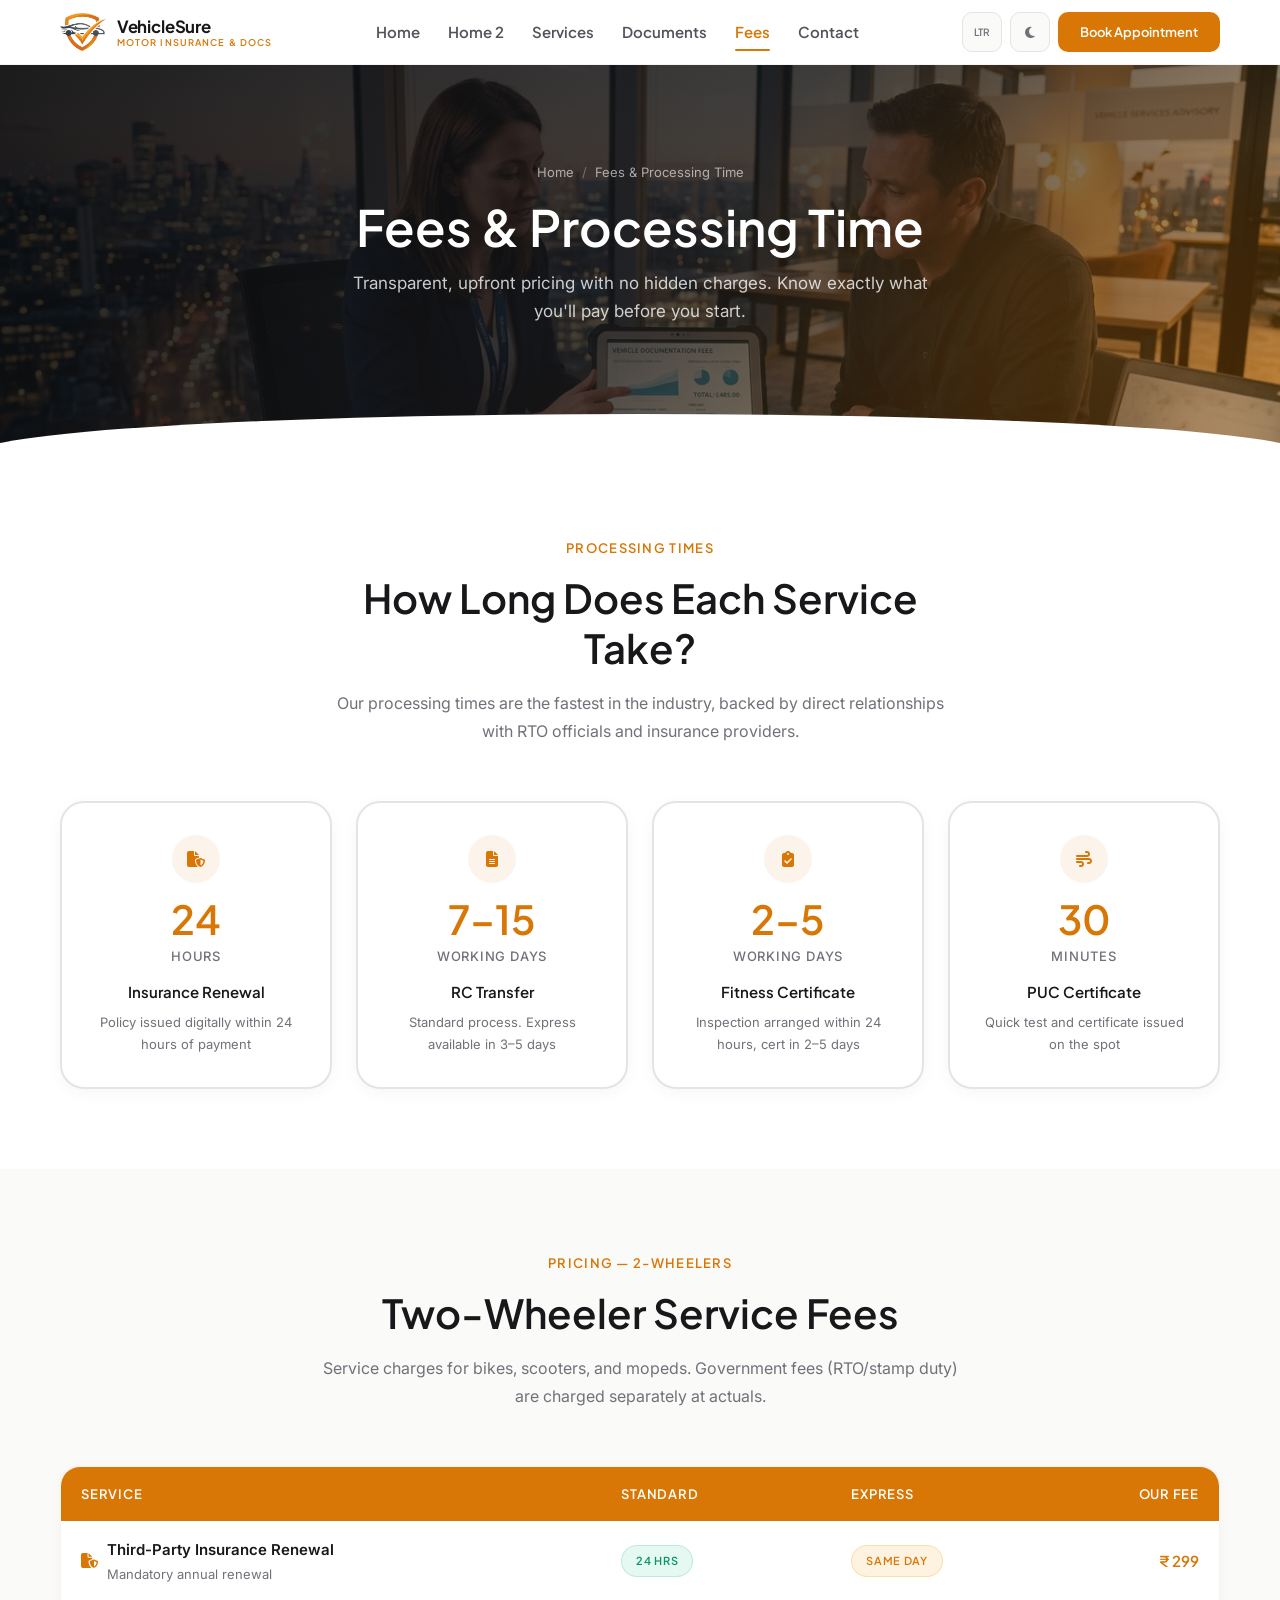
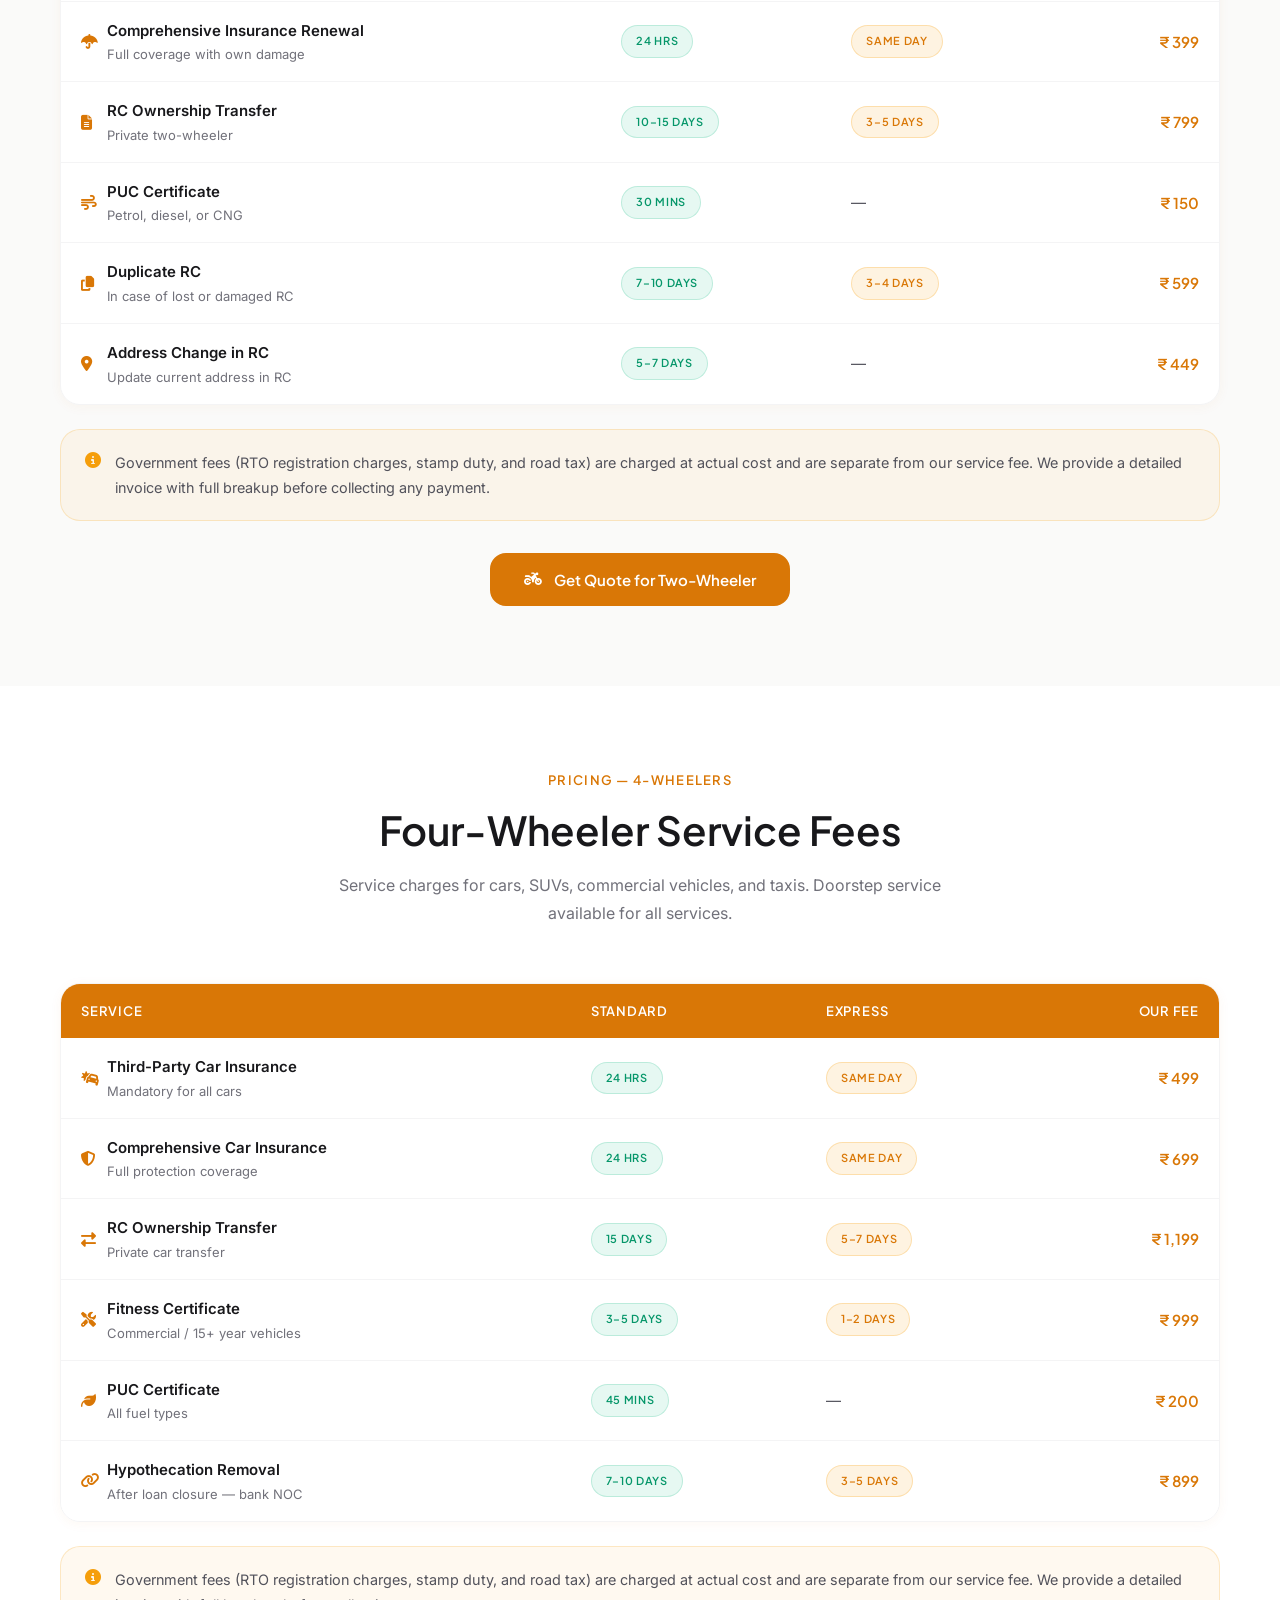
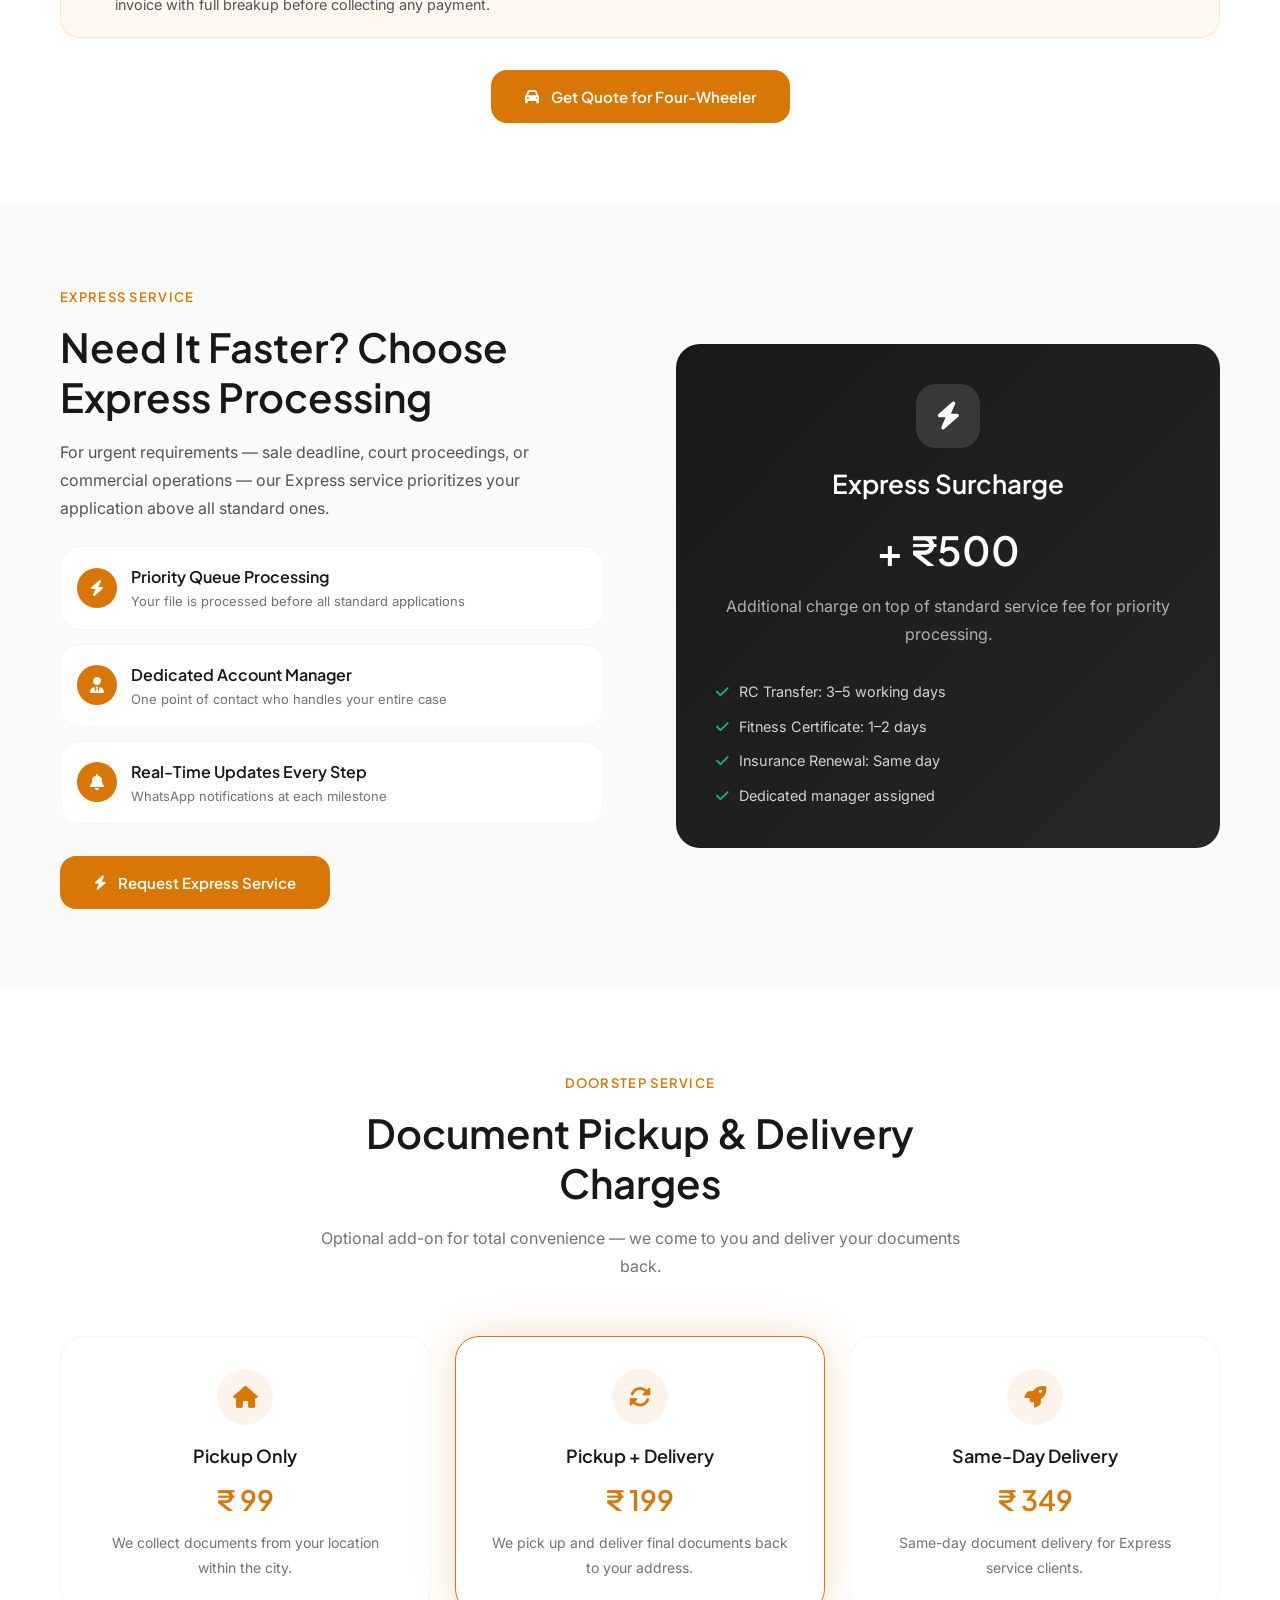
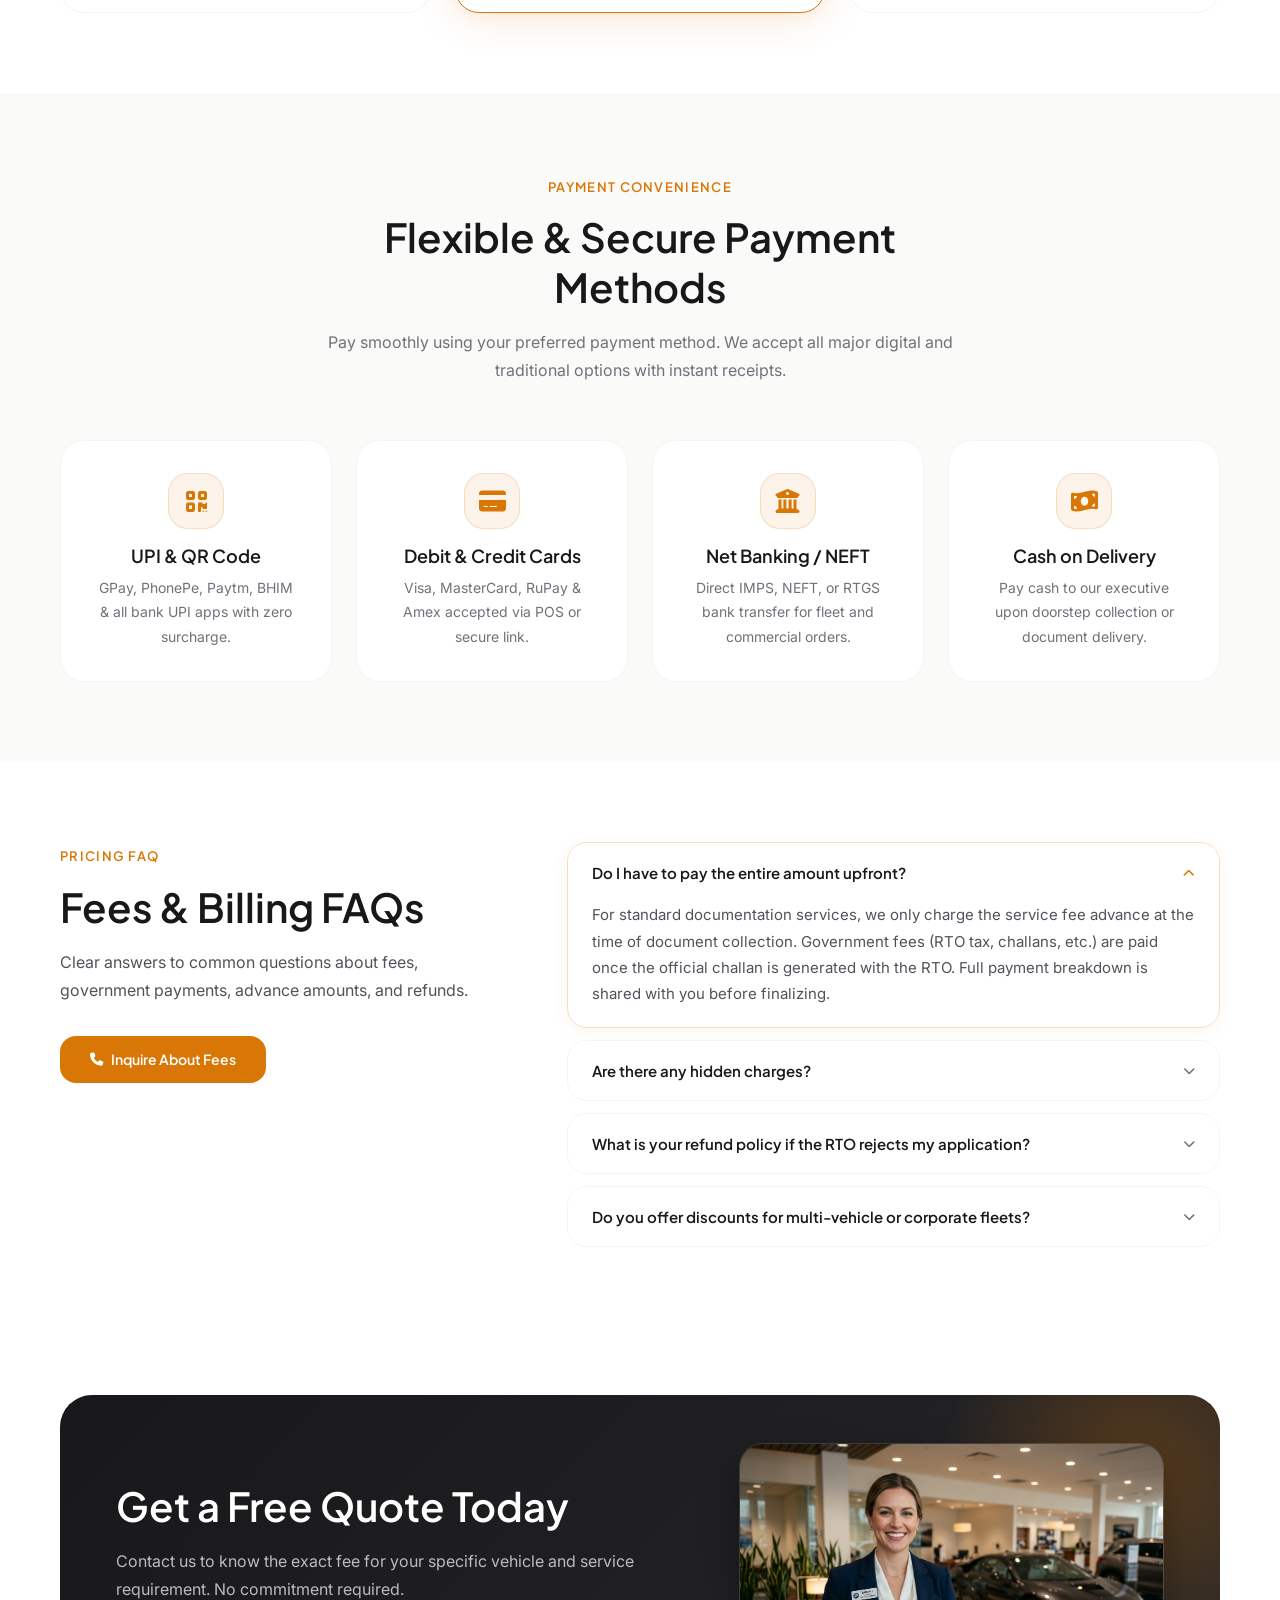
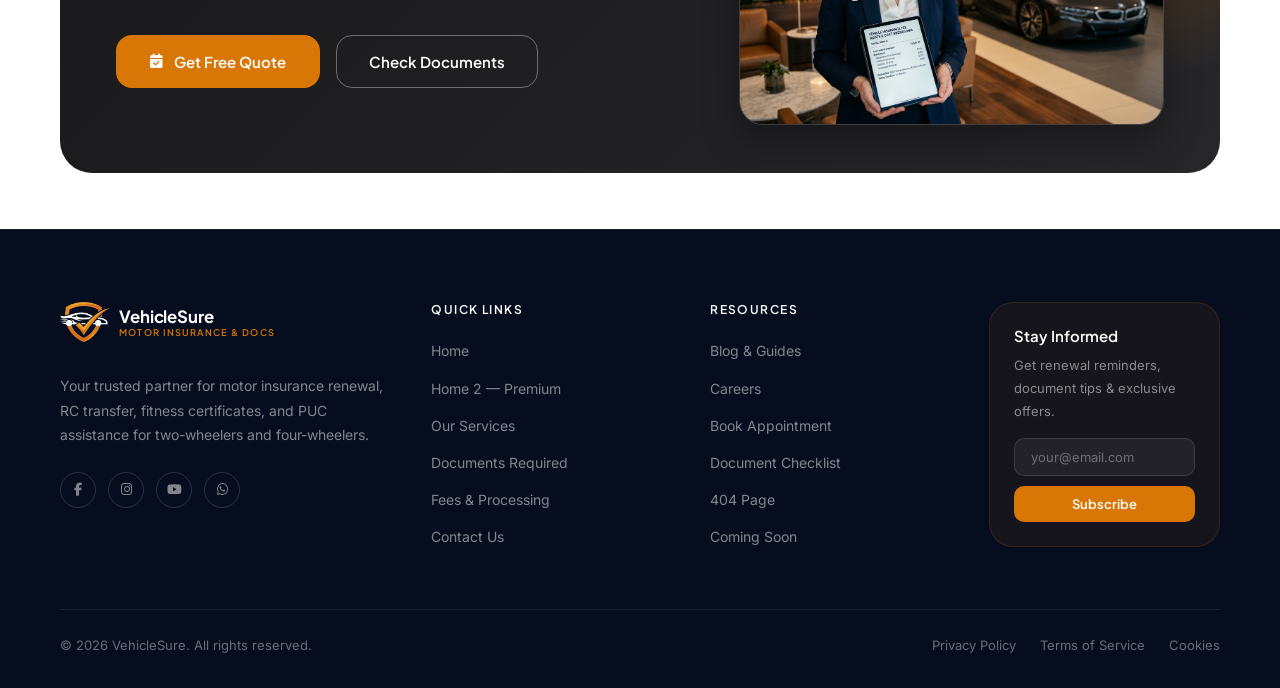
<file: fees.html>
<!DOCTYPE html>
<html lang="en" id="root-html">
<head>
    <meta charset="UTF-8">
    <meta name="viewport" content="width=device-width, initial-scale=1.0">
    <meta name="description" content="VehicleSure Fees & Processing Time — transparent service fees for motor insurance renewal, RC transfer, fitness certificate, and PUC assistance. No hidden charges.">
    <title>Fees & Processing Time | VehicleSure Motor Insurance & Vehicle Documentation</title>
    <link rel="icon" type="image/svg+xml" href="favicon.svg">
    <link rel="stylesheet" href="https://cdnjs.cloudflare.com/ajax/libs/font-awesome/6.5.1/css/all.min.css">
    <link rel="stylesheet" href="style.css">
</head>
<body>

<div id="main-nav"></div>

<!-- PAGE HEADER -->
<section class="page-header hero-page" id="fees" aria-label="Fees Header">
    <div class="page-header-bg">
        <img src="assets/images/banner-fees.jpg" alt="VehicleSure Fees and Processing Transparency">
    </div>
    <div class="page-header-overlay"></div>
    <div class="container">
        <div class="breadcrumb">
            <a href="index.html">Home</a>
            <span class="sep">/</span>
            <span>Fees & Processing Time</span>
        </div>
        <h1>Fees & Processing Time</h1>
        <p>Transparent, upfront pricing with no hidden charges. Know exactly what you'll pay before you start.</p>
    </div>
</section>

<!-- PROCESSING TIME CARDS -->
<section class="section">
    <div class="container">
        <div class="section-header animate-on-scroll">
            <div class="section-label">Processing Times</div>
            <h2>How Long Does Each Service Take?</h2>
            <p>Our processing times are the fastest in the industry, backed by direct relationships with RTO officials and insurance providers.</p>
        </div>
        <div class="grid grid-4 animate-on-scroll">
            <div class="time-card">
                <div style="width:3rem;height:3rem;border-radius:50%;background:var(--primary-subtle);display:flex;align-items:center;justify-content:center;color:var(--primary);margin:0 auto 1rem;"><i class="fas fa-file-shield"></i></div>
                <div class="time-value">24</div>
                <div class="time-unit">Hours</div>
                <div class="time-label">Insurance Renewal</div>
                <div class="time-desc">Policy issued digitally within 24 hours of payment</div>
            </div>
            <div class="time-card">
                <div style="width:3rem;height:3rem;border-radius:50%;background:var(--primary-subtle);display:flex;align-items:center;justify-content:center;color:var(--primary);margin:0 auto 1rem;"><i class="fas fa-file-alt"></i></div>
                <div class="time-value">7–15</div>
                <div class="time-unit">Working Days</div>
                <div class="time-label">RC Transfer</div>
                <div class="time-desc">Standard process. Express available in 3–5 days</div>
            </div>
            <div class="time-card">
                <div style="width:3rem;height:3rem;border-radius:50%;background:var(--primary-subtle);display:flex;align-items:center;justify-content:center;color:var(--primary);margin:0 auto 1rem;"><i class="fas fa-clipboard-check"></i></div>
                <div class="time-value">2–5</div>
                <div class="time-unit">Working Days</div>
                <div class="time-label">Fitness Certificate</div>
                <div class="time-desc">Inspection arranged within 24 hours, cert in 2–5 days</div>
            </div>
            <div class="time-card">
                <div style="width:3rem;height:3rem;border-radius:50%;background:var(--primary-subtle);display:flex;align-items:center;justify-content:center;color:var(--primary);margin:0 auto 1rem;"><i class="fas fa-wind"></i></div>
                <div class="time-value">30</div>
                <div class="time-unit">Minutes</div>
                <div class="time-label">PUC Certificate</div>
                <div class="time-desc">Quick test and certificate issued on the spot</div>
            </div>
        </div>
    </div>
</section>

<!-- FEES TABLE — TWO-WHEELER -->
<section class="section section-alt">
    <div class="container">
        <div class="section-header animate-on-scroll">
            <div class="section-label">Pricing — 2-Wheelers</div>
            <h2>Two-Wheeler Service Fees</h2>
            <p>Service charges for bikes, scooters, and mopeds. Government fees (RTO/stamp duty) are charged separately at actuals.</p>
        </div>
        <div class="table-wrapper animate-on-scroll" style="margin-bottom:1.5rem;">
            <table class="fees-table">
                <thead>
                    <tr>
                        <th>Service</th>
                        <th>Standard</th>
                        <th>Express</th>
                        <th>Our Fee</th>
                    </tr>
                </thead>
                <tbody>
                    <tr>
                        <td>
                            <div style="display:flex;align-items:center;gap:0.625rem;">
                                <i class="fas fa-file-shield" style="color:var(--primary);width:1rem;"></i>
                                <div>
                                    <div style="font-weight:600;color:var(--text-heading);">Third-Party Insurance Renewal</div>
                                    <div style="font-size:0.8125rem;color:var(--text-muted);">Mandatory annual renewal</div>
                                </div>
                            </div>
                        </td>
                        <td><span class="badge badge-green">24 hrs</span></td>
                        <td><span class="badge badge-amber">Same day</span></td>
                        <td>₹ 299</td>
                    </tr>
                    <tr>
                        <td>
                            <div style="display:flex;align-items:center;gap:0.625rem;">
                                <i class="fas fa-umbrella" style="color:var(--primary);width:1rem;"></i>
                                <div>
                                    <div style="font-weight:600;color:var(--text-heading);">Comprehensive Insurance Renewal</div>
                                    <div style="font-size:0.8125rem;color:var(--text-muted);">Full coverage with own damage</div>
                                </div>
                            </div>
                        </td>
                        <td><span class="badge badge-green">24 hrs</span></td>
                        <td><span class="badge badge-amber">Same day</span></td>
                        <td>₹ 399</td>
                    </tr>
                    <tr>
                        <td>
                            <div style="display:flex;align-items:center;gap:0.625rem;">
                                <i class="fas fa-file-alt" style="color:var(--primary);width:1rem;"></i>
                                <div>
                                    <div style="font-weight:600;color:var(--text-heading);">RC Ownership Transfer</div>
                                    <div style="font-size:0.8125rem;color:var(--text-muted);">Private two-wheeler</div>
                                </div>
                            </div>
                        </td>
                        <td><span class="badge badge-green">10–15 days</span></td>
                        <td><span class="badge badge-amber">3–5 days</span></td>
                        <td>₹ 799</td>
                    </tr>
                    <tr>
                        <td>
                            <div style="display:flex;align-items:center;gap:0.625rem;">
                                <i class="fas fa-wind" style="color:var(--primary);width:1rem;"></i>
                                <div>
                                    <div style="font-weight:600;color:var(--text-heading);">PUC Certificate</div>
                                    <div style="font-size:0.8125rem;color:var(--text-muted);">Petrol, diesel, or CNG</div>
                                </div>
                            </div>
                        </td>
                        <td><span class="badge badge-green">30 mins</span></td>
                        <td>—</td>
                        <td>₹ 150</td>
                    </tr>
                    <tr>
                        <td>
                            <div style="display:flex;align-items:center;gap:0.625rem;">
                                <i class="fas fa-copy" style="color:var(--primary);width:1rem;"></i>
                                <div>
                                    <div style="font-weight:600;color:var(--text-heading);">Duplicate RC</div>
                                    <div style="font-size:0.8125rem;color:var(--text-muted);">In case of lost or damaged RC</div>
                                </div>
                            </div>
                        </td>
                        <td><span class="badge badge-green">7–10 days</span></td>
                        <td><span class="badge badge-amber">3–4 days</span></td>
                        <td>₹ 599</td>
                    </tr>
                    <tr>
                        <td>
                            <div style="display:flex;align-items:center;gap:0.625rem;">
                                <i class="fas fa-map-marker-alt" style="color:var(--primary);width:1rem;"></i>
                                <div>
                                    <div style="font-weight:600;color:var(--text-heading);">Address Change in RC</div>
                                    <div style="font-size:0.8125rem;color:var(--text-muted);">Update current address in RC</div>
                                </div>
                            </div>
                        </td>
                        <td><span class="badge badge-green">5–7 days</span></td>
                        <td>—</td>
                        <td>₹ 449</td>
                    </tr>
                </tbody>
            </table>
        </div>
        <div class="notice-card animate-on-scroll">
            <i class="fas fa-info-circle"></i>
            <p>Government fees (RTO registration charges, stamp duty, and road tax) are charged at actual cost and are separate from our service fee. We provide a detailed invoice with full breakup before collecting any payment.</p>
        </div>
        <div style="text-align:center;margin-top:2rem;" class="animate-on-scroll">
            <a href="contact.html" class="btn btn-primary btn-lg"><i class="fas fa-motorcycle"></i> Get Quote for Two-Wheeler</a>
        </div>
    </div>
</section>

<!-- FEES TABLE — FOUR-WHEELER -->
<section class="section">
    <div class="container">
        <div class="section-header animate-on-scroll">
            <div class="section-label">Pricing — 4-Wheelers</div>
            <h2>Four-Wheeler Service Fees</h2>
            <p>Service charges for cars, SUVs, commercial vehicles, and taxis. Doorstep service available for all services.</p>
        </div>
        <div class="table-wrapper animate-on-scroll" style="margin-bottom:1.5rem;">
            <table class="fees-table">
                <thead>
                    <tr>
                        <th>Service</th>
                        <th>Standard</th>
                        <th>Express</th>
                        <th>Our Fee</th>
                    </tr>
                </thead>
                <tbody>
                    <tr>
                        <td>
                            <div style="display:flex;align-items:center;gap:0.625rem;">
                                <i class="fas fa-car-crash" style="color:var(--primary);width:1rem;"></i>
                                <div>
                                    <div style="font-weight:600;color:var(--text-heading);">Third-Party Car Insurance</div>
                                    <div style="font-size:0.8125rem;color:var(--text-muted);">Mandatory for all cars</div>
                                </div>
                            </div>
                        </td>
                        <td><span class="badge badge-green">24 hrs</span></td>
                        <td><span class="badge badge-amber">Same day</span></td>
                        <td>₹ 499</td>
                    </tr>
                    <tr>
                        <td>
                            <div style="display:flex;align-items:center;gap:0.625rem;">
                                <i class="fas fa-shield-alt" style="color:var(--primary);width:1rem;"></i>
                                <div>
                                    <div style="font-weight:600;color:var(--text-heading);">Comprehensive Car Insurance</div>
                                    <div style="font-size:0.8125rem;color:var(--text-muted);">Full protection coverage</div>
                                </div>
                            </div>
                        </td>
                        <td><span class="badge badge-green">24 hrs</span></td>
                        <td><span class="badge badge-amber">Same day</span></td>
                        <td>₹ 699</td>
                    </tr>
                    <tr>
                        <td>
                            <div style="display:flex;align-items:center;gap:0.625rem;">
                                <i class="fas fa-exchange-alt" style="color:var(--primary);width:1rem;"></i>
                                <div>
                                    <div style="font-weight:600;color:var(--text-heading);">RC Ownership Transfer</div>
                                    <div style="font-size:0.8125rem;color:var(--text-muted);">Private car transfer</div>
                                </div>
                            </div>
                        </td>
                        <td><span class="badge badge-green">15 days</span></td>
                        <td><span class="badge badge-amber">5–7 days</span></td>
                        <td>₹ 1,199</td>
                    </tr>
                    <tr>
                        <td>
                            <div style="display:flex;align-items:center;gap:0.625rem;">
                                <i class="fas fa-tools" style="color:var(--primary);width:1rem;"></i>
                                <div>
                                    <div style="font-weight:600;color:var(--text-heading);">Fitness Certificate</div>
                                    <div style="font-size:0.8125rem;color:var(--text-muted);">Commercial / 15+ year vehicles</div>
                                </div>
                            </div>
                        </td>
                        <td><span class="badge badge-green">3–5 days</span></td>
                        <td><span class="badge badge-amber">1–2 days</span></td>
                        <td>₹ 999</td>
                    </tr>
                    <tr>
                        <td>
                            <div style="display:flex;align-items:center;gap:0.625rem;">
                                <i class="fas fa-leaf" style="color:var(--primary);width:1rem;"></i>
                                <div>
                                    <div style="font-weight:600;color:var(--text-heading);">PUC Certificate</div>
                                    <div style="font-size:0.8125rem;color:var(--text-muted);">All fuel types</div>
                                </div>
                            </div>
                        </td>
                        <td><span class="badge badge-green">45 mins</span></td>
                        <td>—</td>
                        <td>₹ 200</td>
                    </tr>
                    <tr>
                        <td>
                            <div style="display:flex;align-items:center;gap:0.625rem;">
                                <i class="fas fa-link" style="color:var(--primary);width:1rem;"></i>
                                <div>
                                    <div style="font-weight:600;color:var(--text-heading);">Hypothecation Removal</div>
                                    <div style="font-size:0.8125rem;color:var(--text-muted);">After loan closure — bank NOC</div>
                                </div>
                            </div>
                        </td>
                        <td><span class="badge badge-green">7–10 days</span></td>
                        <td><span class="badge badge-amber">3–5 days</span></td>
                        <td>₹ 899</td>
                    </tr>
                </tbody>
            </table>
        </div>
        <div class="notice-card animate-on-scroll">
            <i class="fas fa-info-circle"></i>
            <p>Government fees (RTO registration charges, stamp duty, and road tax) are charged at actual cost and are separate from our service fee. We provide a detailed invoice with full breakup before collecting any payment.</p>
        </div>
        <div style="text-align:center;margin-top:2rem;" class="animate-on-scroll">
            <a href="contact.html" class="btn btn-primary btn-lg"><i class="fas fa-car"></i> Get Quote for Four-Wheeler</a>
        </div>
    </div>
</section>

<!-- EXPRESS UPSELL -->
<section class="section section-alt" id="express-service">
    <div class="container">
        <div class="split-layout-2col express-split-layout">
            <div class="animate-on-scroll express-upsell-content">
                <div class="section-label">Express Service</div>
                <h2 style="margin-bottom:1rem;">Need It Faster? Choose Express Processing</h2>
                <p style="margin-bottom:1.5rem;">For urgent requirements — sale deadline, court proceedings, or commercial operations — our Express service prioritizes your application above all standard ones.</p>
                <div class="express-benefit-list">
                    <div style="display:flex;align-items:center;gap:0.875rem;padding:1rem;background:var(--bg-card);border:1px solid var(--border-light);border-radius:var(--radius-xl);">
                        <div style="width:2.5rem;height:2.5rem;border-radius:50%;background:var(--primary);display:flex;align-items:center;justify-content:center;color:#fff;flex-shrink:0;"><i class="fas fa-bolt"></i></div>
                        <div>
                            <div style="font-family:var(--font-heading);font-weight:600;color:var(--text-heading);">Priority Queue Processing</div>
                            <div style="font-size:0.8125rem;color:var(--text-muted);">Your file is processed before all standard applications</div>
                        </div>
                    </div>
                    <div style="display:flex;align-items:center;gap:0.875rem;padding:1rem;background:var(--bg-card);border:1px solid var(--border-light);border-radius:var(--radius-xl);">
                        <div style="width:2.5rem;height:2.5rem;border-radius:50%;background:var(--primary);display:flex;align-items:center;justify-content:center;color:#fff;flex-shrink:0;"><i class="fas fa-user-tie"></i></div>
                        <div>
                            <div style="font-family:var(--font-heading);font-weight:600;color:var(--text-heading);">Dedicated Account Manager</div>
                            <div style="font-size:0.8125rem;color:var(--text-muted);">One point of contact who handles your entire case</div>
                        </div>
                    </div>
                    <div style="display:flex;align-items:center;gap:0.875rem;padding:1rem;background:var(--bg-card);border:1px solid var(--border-light);border-radius:var(--radius-xl);">
                        <div style="width:2.5rem;height:2.5rem;border-radius:50%;background:var(--primary);display:flex;align-items:center;justify-content:center;color:#fff;flex-shrink:0;"><i class="fas fa-bell"></i></div>
                        <div>
                            <div style="font-family:var(--font-heading);font-weight:600;color:var(--text-heading);">Real-Time Updates Every Step</div>
                            <div style="font-size:0.8125rem;color:var(--text-muted);">WhatsApp notifications at each milestone</div>
                        </div>
                    </div>
                </div>
                <div class="express-btn-wrap">
                    <a href="contact.html" class="btn btn-primary btn-lg"><i class="fas fa-bolt"></i> Request Express Service</a>
                </div>
            </div>
            <div class="animate-on-scroll express-surcharge-card-wrap">
                <div style="background:linear-gradient(135deg,var(--secondary),var(--secondary-hover));border-radius:var(--radius-2xl);padding:2.5rem;color:#fff;text-align:center;">
                    <div style="width:4rem;height:4rem;border-radius:var(--radius-xl);background:rgba(255,255,255,0.12);display:flex;align-items:center;justify-content:center;margin:0 auto 1.25rem;font-size:1.75rem;color:#fff;"><i class="fas fa-bolt"></i></div>
                    <h3 style="color:#fff;margin-bottom:1rem;">Express Surcharge</h3>
                    <div style="font-family:var(--font-heading);font-weight:600;font-size:2.5rem;color:#fff;margin-bottom:0.5rem;">+ ₹500</div>
                    <p style="color:rgba(255,255,255,0.65);margin-bottom:2rem;">Additional charge on top of standard service fee for priority processing.</p>
                    <div style="display:flex;flex-direction:column;gap:0.625rem;text-align:left;">
                        <div style="display:flex;align-items:center;gap:0.625rem;color:rgba(255,255,255,0.8);font-size:0.9rem;">
                            <i class="fas fa-check" style="color:#10B981;"></i> RC Transfer: 3–5 working days
                        </div>
                        <div style="display:flex;align-items:center;gap:0.625rem;color:rgba(255,255,255,0.8);font-size:0.9rem;">
                            <i class="fas fa-check" style="color:#10B981;"></i> Fitness Certificate: 1–2 days
                        </div>
                        <div style="display:flex;align-items:center;gap:0.625rem;color:rgba(255,255,255,0.8);font-size:0.9rem;">
                            <i class="fas fa-check" style="color:#10B981;"></i> Insurance Renewal: Same day
                        </div>
                        <div style="display:flex;align-items:center;gap:0.625rem;color:rgba(255,255,255,0.8);font-size:0.9rem;">
                            <i class="fas fa-check" style="color:#10B981;"></i> Dedicated manager assigned
                        </div>
                    </div>
                </div>
            </div>
        </div>
    </div>
</section>

<!-- DOORSTEP FEE NOTE -->
<section class="section">
    <div class="container">
        <div class="section-header animate-on-scroll">
            <div class="section-label">Doorstep Service</div>
            <h2>Document Pickup & Delivery Charges</h2>
            <p>Optional add-on for total convenience — we come to you and deliver your documents back.</p>
        </div>
        <div class="grid grid-3 animate-on-scroll">
            <div class="card" style="text-align:center;">
                <div style="width:3.5rem;height:3.5rem;border-radius:50%;background:var(--primary-subtle);display:flex;align-items:center;justify-content:center;color:var(--primary);font-size:1.375rem;margin:0 auto 1.25rem;"><i class="fas fa-home"></i></div>
                <h4 style="margin-bottom:0.5rem;">Pickup Only</h4>
                <div style="font-family:var(--font-heading);font-weight:600;font-size:1.75rem;color:var(--primary);margin-bottom:0.5rem;">₹ 99</div>
                <p style="font-size:0.875rem;color:var(--text-muted);">We collect documents from your location within the city.</p>
            </div>
            <div class="card" style="text-align:center;border-color:var(--primary);box-shadow:var(--shadow-glow);">
                <div style="width:3.5rem;height:3.5rem;border-radius:50%;background:var(--primary-subtle);display:flex;align-items:center;justify-content:center;color:var(--primary);font-size:1.375rem;margin:0 auto 1.25rem;"><i class="fas fa-sync-alt"></i></div>
                <h4 style="margin-bottom:0.5rem;">Pickup + Delivery</h4>
                <div style="font-family:var(--font-heading);font-weight:600;font-size:1.75rem;color:var(--primary);margin-bottom:0.5rem;">₹ 199</div>
                <p style="font-size:0.875rem;color:var(--text-muted);">We pick up and deliver final documents back to your address.</p>
            </div>
            <div class="card" style="text-align:center;">
                <div style="width:3.5rem;height:3.5rem;border-radius:50%;background:var(--primary-subtle);display:flex;align-items:center;justify-content:center;color:var(--primary);font-size:1.375rem;margin:0 auto 1.25rem;"><i class="fas fa-rocket"></i></div>
                <h4 style="margin-bottom:0.5rem;">Same-Day Delivery</h4>
                <div style="font-family:var(--font-heading);font-weight:600;font-size:1.75rem;color:var(--primary);margin-bottom:0.5rem;">₹ 349</div>
                <p style="font-size:0.875rem;color:var(--text-muted);">Same-day document delivery for Express service clients.</p>
            </div>
        </div>
    </div>
</section>

<!-- PAYMENT METHODS ACCEPTED -->
<section class="section section-alt">
    <div class="container">
        <div class="section-header animate-on-scroll">
            <div class="section-label">Payment Convenience</div>
            <h2>Flexible & Secure Payment Methods</h2>
            <p>Pay smoothly using your preferred payment method. We accept all major digital and traditional options with instant receipts.</p>
        </div>
        <div class="grid grid-4 animate-on-scroll">
            <div class="card" style="text-align:center;">
                <div class="payment-card-icon">
                    <i class="fas fa-qrcode"></i>
                </div>
                <h4 style="margin-bottom:0.5rem;">UPI & QR Code</h4>
                <p style="font-size:0.875rem;color:var(--text-muted);">GPay, PhonePe, Paytm, BHIM & all bank UPI apps with zero surcharge.</p>
            </div>
            <div class="card" style="text-align:center;">
                <div class="payment-card-icon">
                    <i class="fas fa-credit-card"></i>
                </div>
                <h4 style="margin-bottom:0.5rem;">Debit & Credit Cards</h4>
                <p style="font-size:0.875rem;color:var(--text-muted);">Visa, MasterCard, RuPay & Amex accepted via POS or secure link.</p>
            </div>
            <div class="card" style="text-align:center;">
                <div class="payment-card-icon">
                    <i class="fas fa-building-columns"></i>
                </div>
                <h4 style="margin-bottom:0.5rem;">Net Banking / NEFT</h4>
                <p style="font-size:0.875rem;color:var(--text-muted);">Direct IMPS, NEFT, or RTGS bank transfer for fleet and commercial orders.</p>
            </div>
            <div class="card" style="text-align:center;">
                <div class="payment-card-icon">
                    <i class="fas fa-money-bill-wave"></i>
                </div>
                <h4 style="margin-bottom:0.5rem;">Cash on Delivery</h4>
                <p style="font-size:0.875rem;color:var(--text-muted);">Pay cash to our executive upon doorstep collection or document delivery.</p>
            </div>
        </div>
    </div>
</section>

<!-- FEES FAQ -->
<section class="section">
    <div class="container">
        <div class="faq-split-grid">
            <div class="animate-on-scroll">
                <div class="section-label">Pricing FAQ</div>
                <h2 style="margin-bottom:1rem;">Fees & Billing FAQs</h2>
                <p style="margin-bottom:2rem;">Clear answers to common questions about fees, government payments, advance amounts, and refunds.</p>
                <a href="contact.html" class="btn btn-primary"><i class="fas fa-phone"></i> Inquire About Fees</a>
            </div>
            <div class="animate-on-scroll">
                <div class="faq-item active">
                    <button class="faq-question" onclick="toggleFAQ(this)">
                        Do I have to pay the entire amount upfront?
                        <i class="fas fa-chevron-down"></i>
                    </button>
                    <div class="faq-answer">
                        <div class="faq-answer-inner">For standard documentation services, we only charge the service fee advance at the time of document collection. Government fees (RTO tax, challans, etc.) are paid once the official challan is generated with the RTO. Full payment breakdown is shared with you before finalizing.</div>
                    </div>
                </div>
                <div class="faq-item">
                    <button class="faq-question" onclick="toggleFAQ(this)">
                        Are there any hidden charges?
                        <i class="fas fa-chevron-down"></i>
                    </button>
                    <div class="faq-answer">
                        <div class="faq-answer-inner">Never. We believe in 100% transparency. Our service charges are fixed as listed above. Government fees are billed strictly at actuals with authentic official receipts provided for every rupee paid.</div>
                    </div>
                </div>
                <div class="faq-item">
                    <button class="faq-question" onclick="toggleFAQ(this)">
                        What is your refund policy if the RTO rejects my application?
                        <i class="fas fa-chevron-down"></i>
                    </button>
                    <div class="faq-answer">
                        <div class="faq-answer-inner">If an application faces rejection due to our clerical or documentation error, we rectify and re-submit at our own cost. If an application cannot proceed due to pre-existing legal disputes or stolen vehicle records, service fees are refunded after deducting verified initial processing costs.</div>
                    </div>
                </div>
                <div class="faq-item">
                    <button class="faq-question" onclick="toggleFAQ(this)">
                        Do you offer discounts for multi-vehicle or corporate fleets?
                        <i class="fas fa-chevron-down"></i>
                    </button>
                    <div class="faq-answer">
                        <div class="faq-answer-inner">Yes! We provide tiered discounts starting from 15% off service charges for families or businesses renewing 3 or more vehicles simultaneously. Contact our corporate fleet desk for dedicated bulk rates.</div>
                    </div>
                </div>
            </div>
        </div>
    </div>
</section>

<!-- CTA -->
<section class="section-sm">
    <div class="container">
        <div class="cta-banner cta-banner-split animate-on-scroll">
            <div class="cta-banner-content">
                <h2>Get a Free Quote Today</h2>
                <p>Contact us to know the exact fee for your specific vehicle and service requirement. No commitment required.</p>
                <div style="display:flex;gap:1rem;flex-wrap:wrap;">
                    <a href="contact.html" class="btn btn-primary btn-lg"><i class="fas fa-calendar-check"></i> Get Free Quote</a>
                    <a href="documents.html" class="btn btn-outline-light btn-lg">Check Documents</a>
                </div>
            </div>
            <div class="cta-banner-img-wrap">
                <img src="assets/images/fees-quote-cta.jpg" alt="Friendly vehicle insurance fee quote specialist" loading="lazy">
            </div>
        </div>
    </div>
</section>

<div id="main-footer"></div>

<script src="components.js"></script>
</body>
</html>
</file>
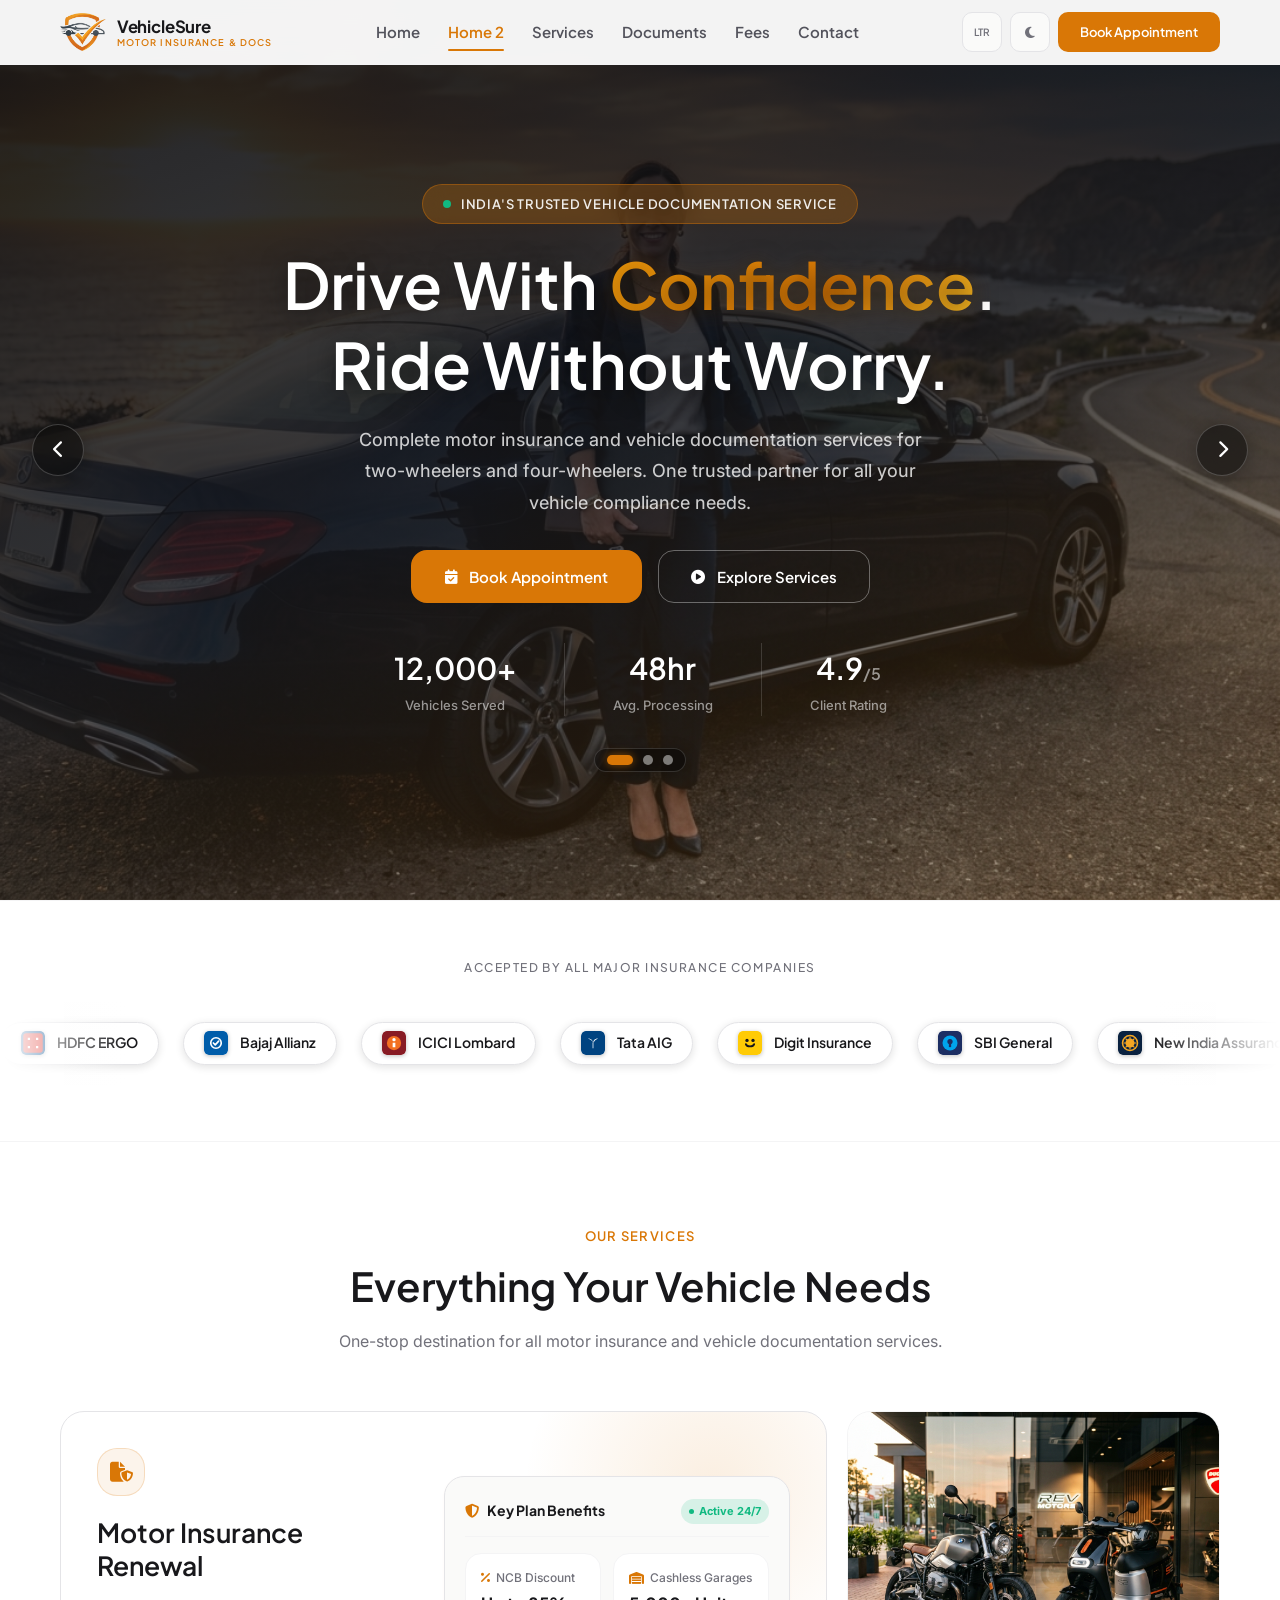
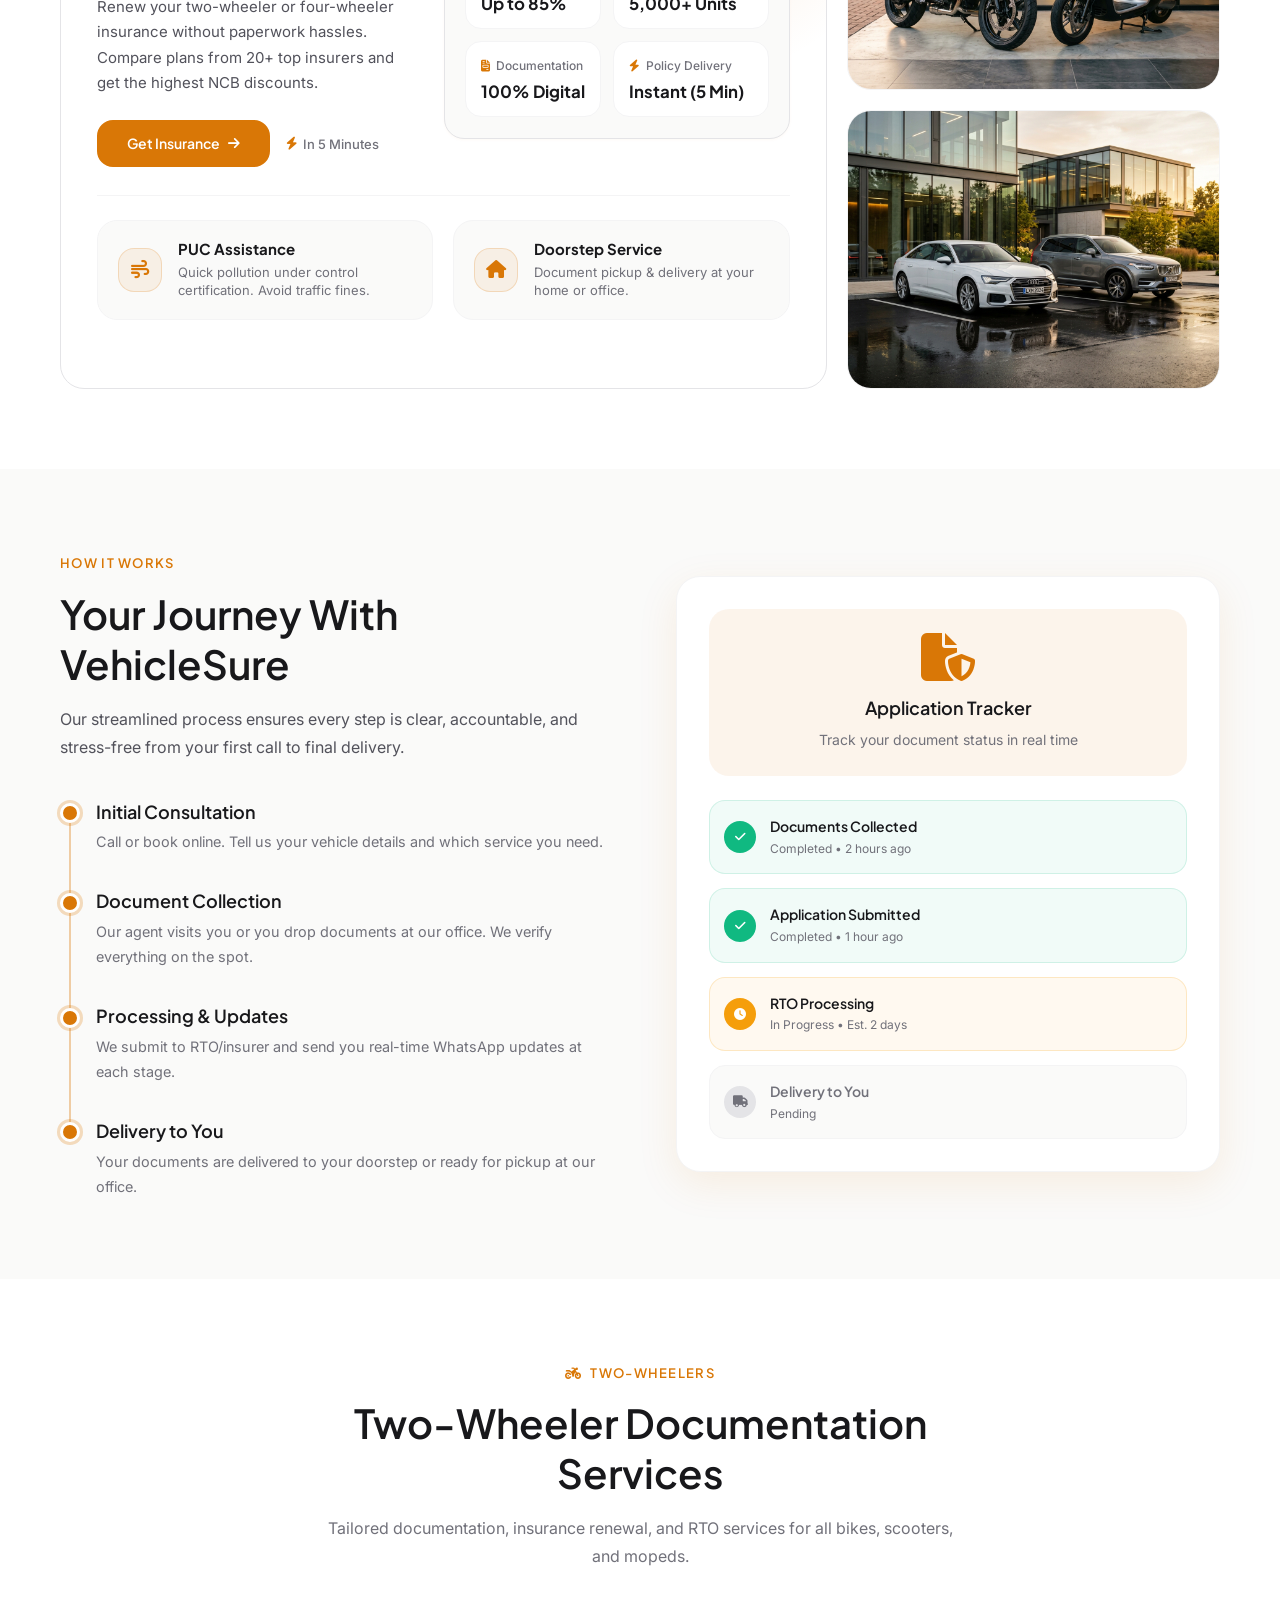
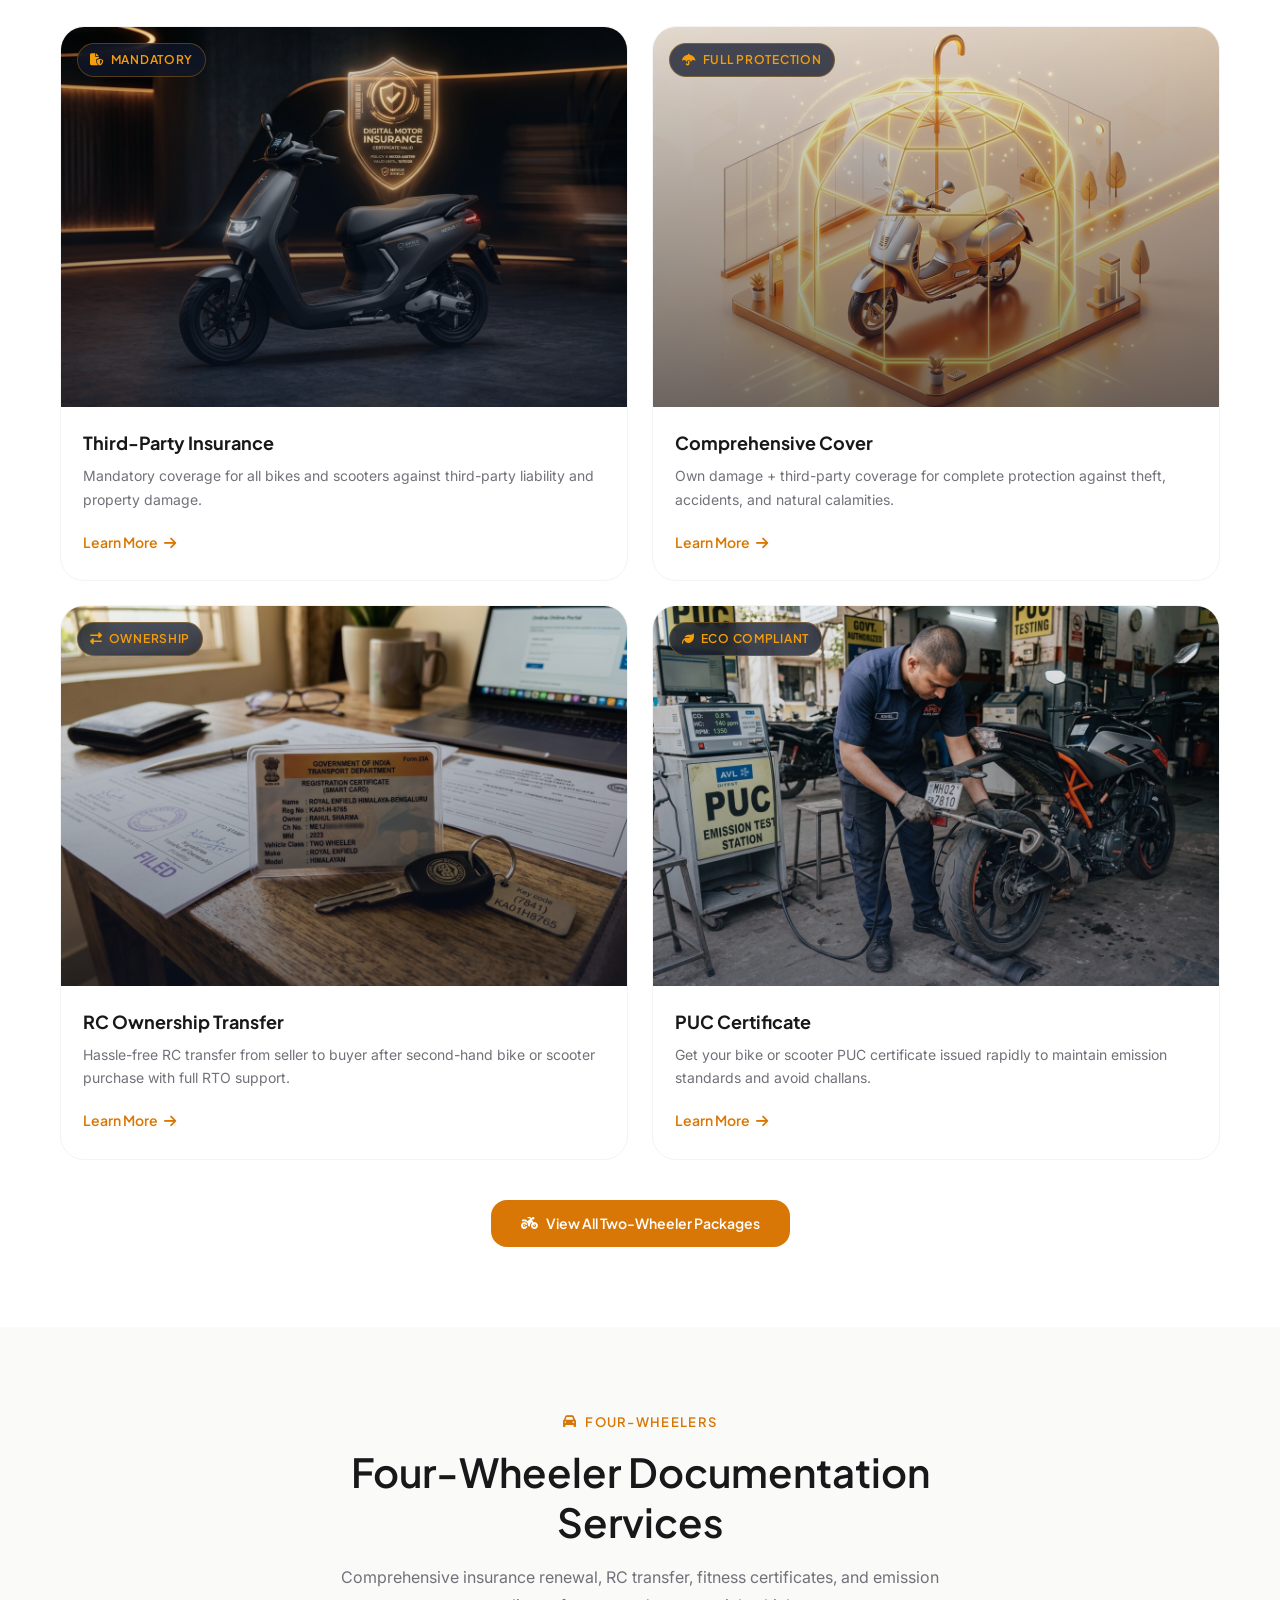
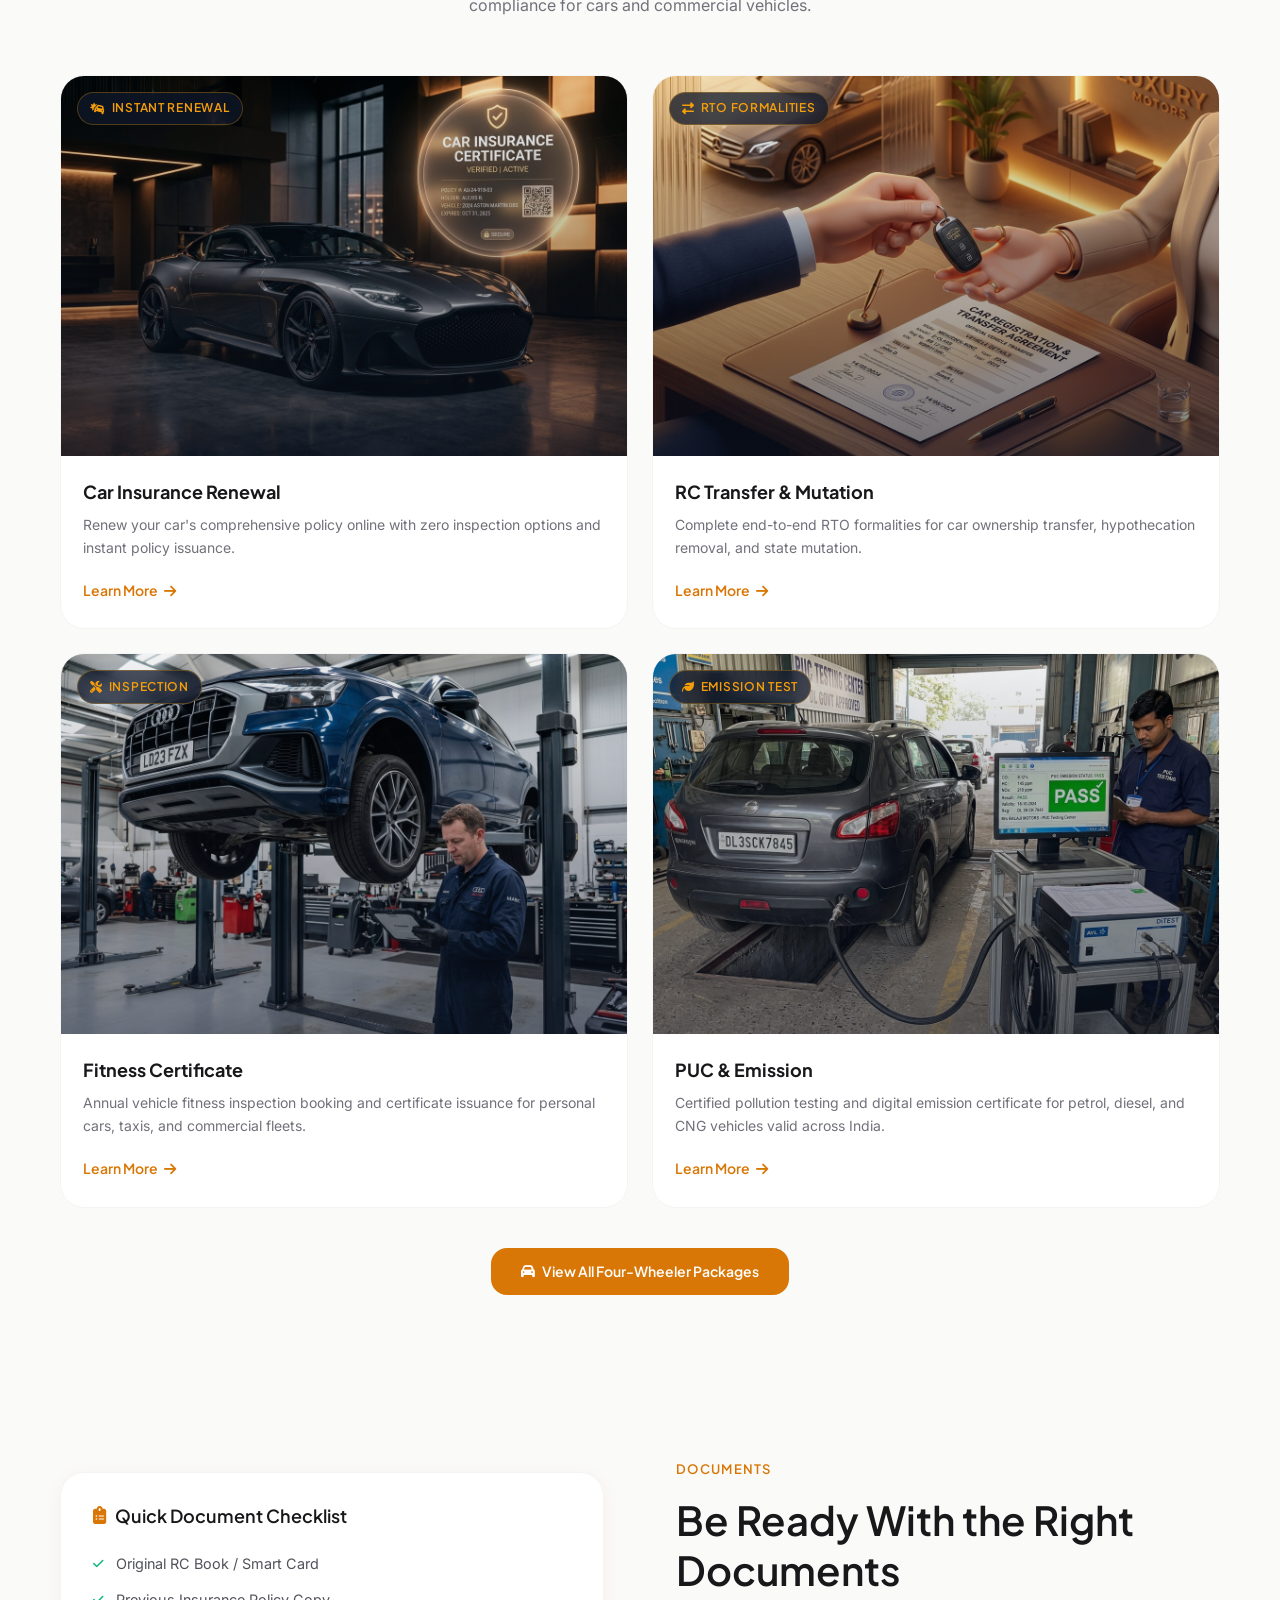
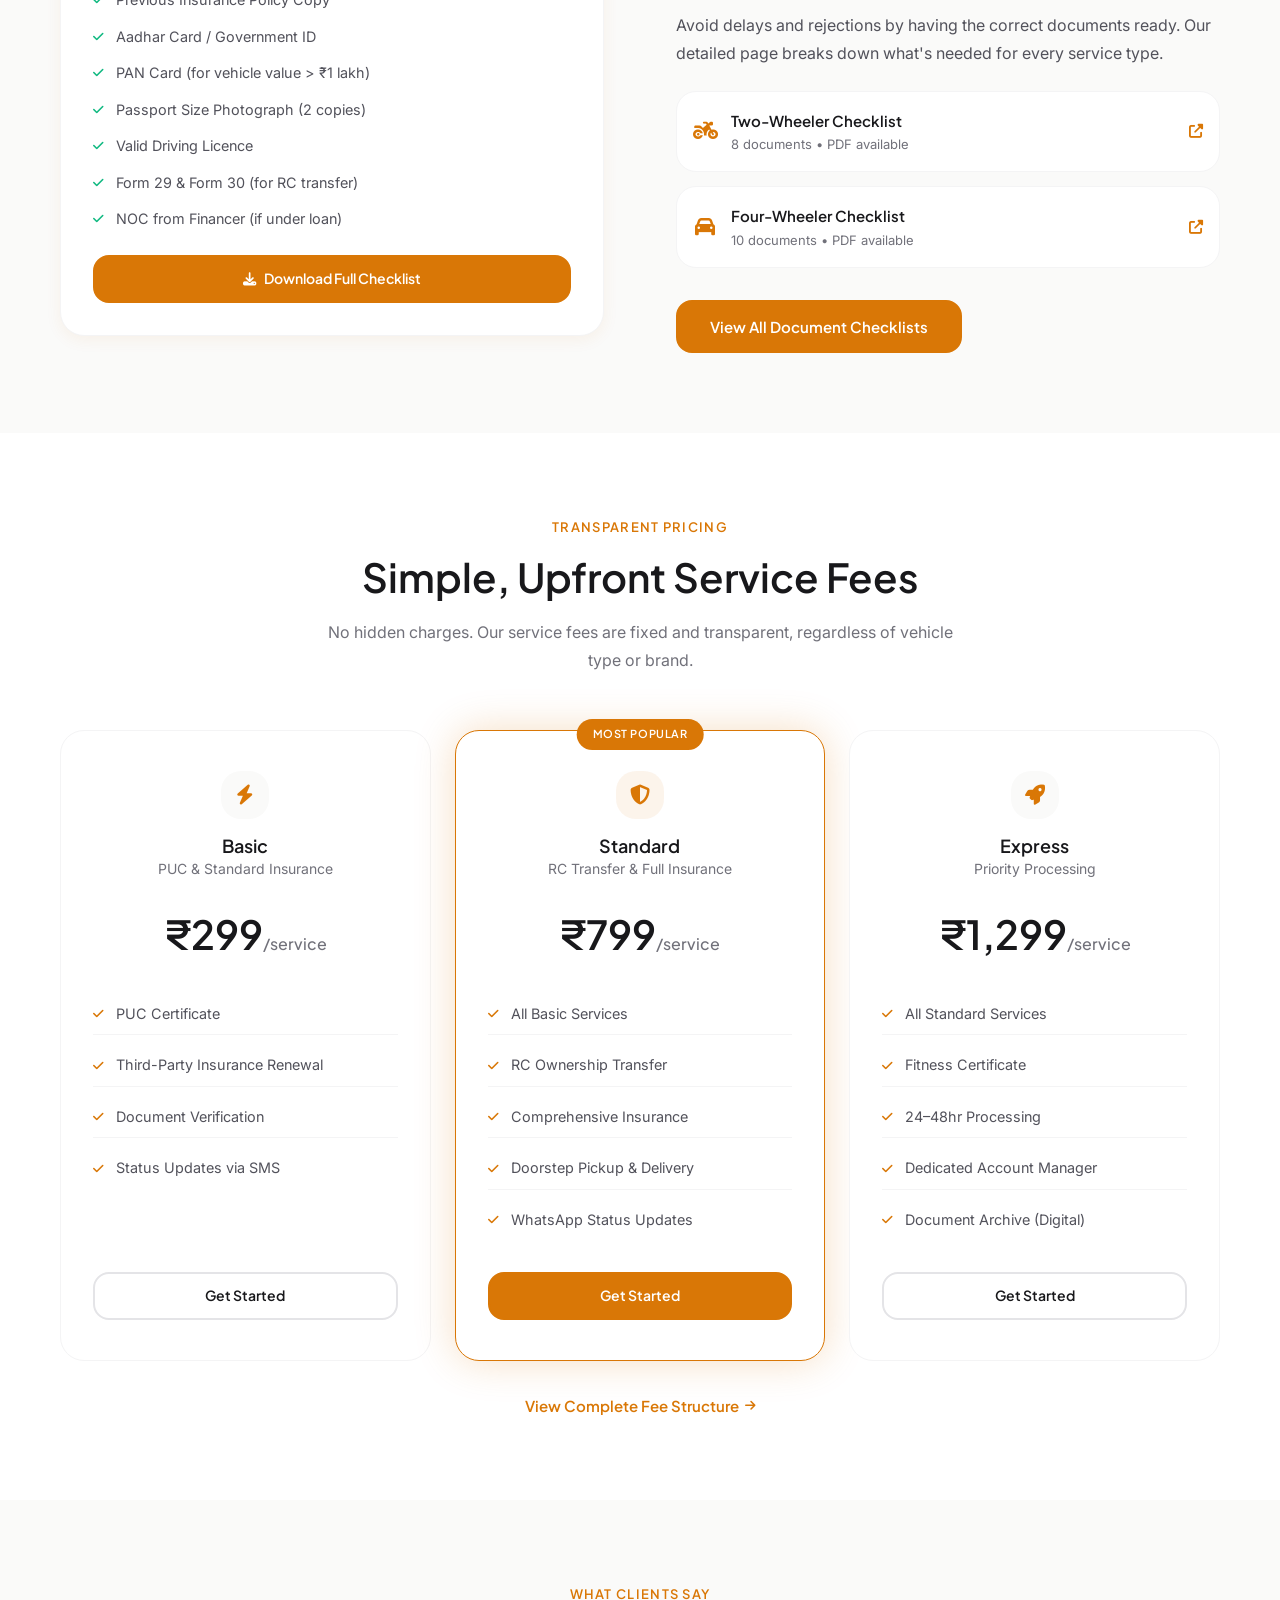
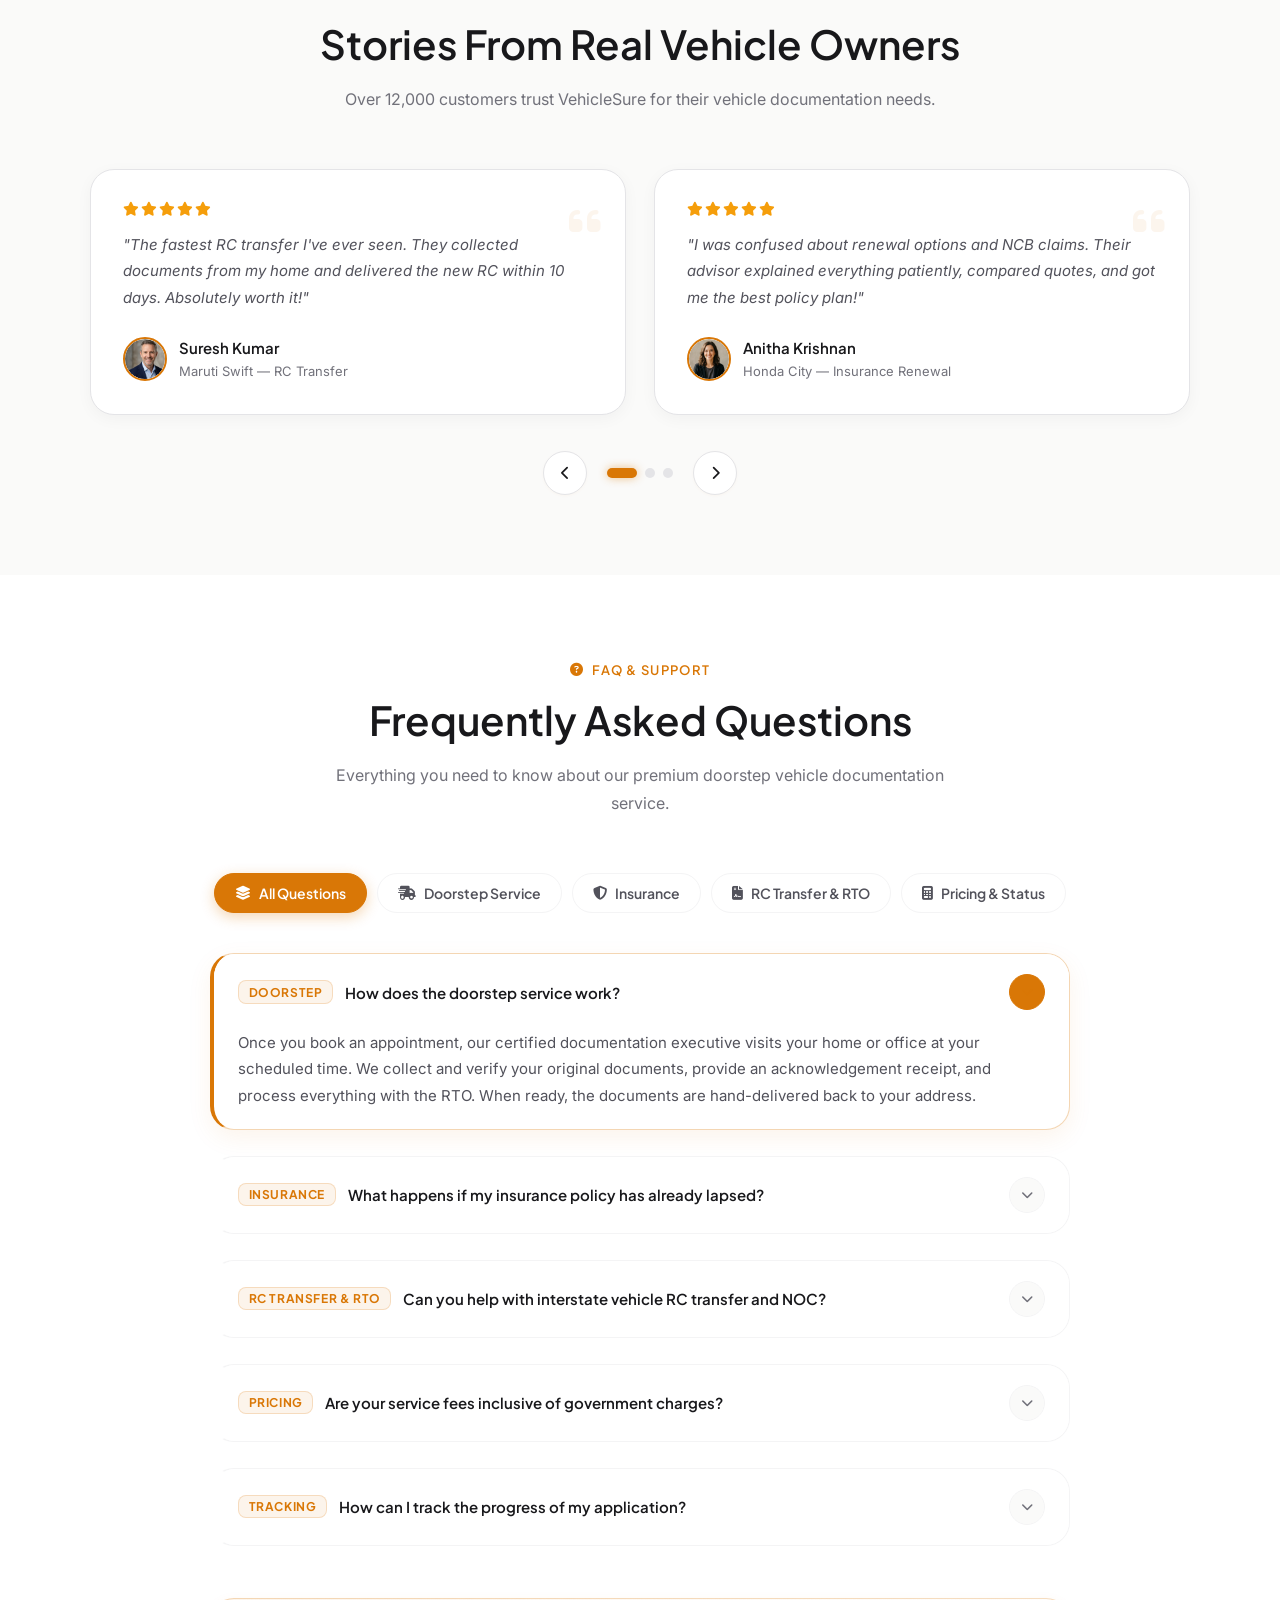
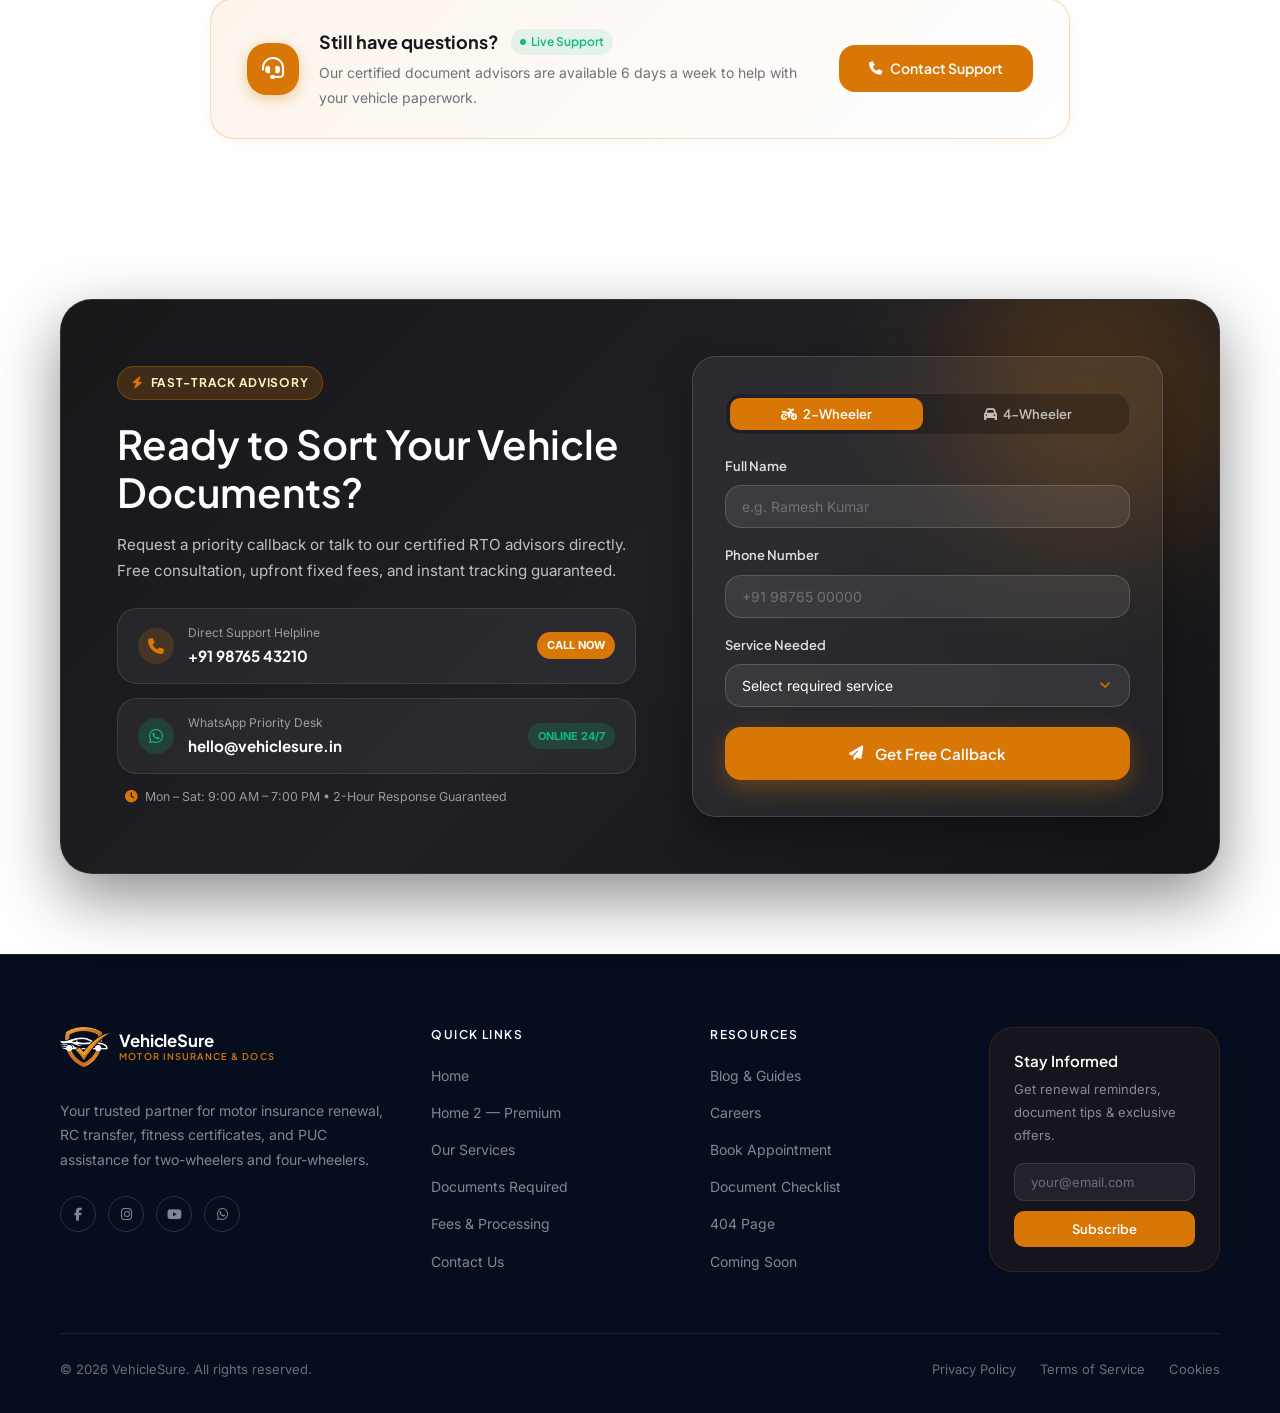
<file: home2.html>
<!DOCTYPE html>
<html lang="en" id="root-html">
<head>
    <meta charset="UTF-8">
    <meta name="viewport" content="width=device-width, initial-scale=1.0">
    <meta name="description" content="VehicleSure Premium — Discover our complete motor insurance and documentation services with a modern, premium experience. Insurance renewal, RC transfer, fitness certificate, and PUC for all vehicles.">
    <title>Home 2 — Premium | VehicleSure Motor Insurance & Vehicle Documentation</title>
    <link rel="icon" type="image/svg+xml" href="favicon.svg">
    <link rel="stylesheet" href="https://cdnjs.cloudflare.com/ajax/libs/font-awesome/6.5.1/css/all.min.css">
    <link rel="stylesheet" href="style.css">
</head>
<body>

<!-- NAV -->
<div id="main-nav"></div>

<!-- ========== HERO — FULLSCREEN OVERLAY ========== -->
<section class="hero-full">
    <!-- Auto-moving Hero Background Slider -->
    <div class="hero-slider" id="hero-slider">
        <div class="hero-slide active">
            <img src="assets/images/hero-home2.jpg" alt="Premium vehicle insurance service — professional with luxury car at sunset" loading="eager">
        </div>
        <div class="hero-slide">
            <img src="assets/images/hero-slide-2.jpg" alt="Smooth highway driving with comprehensive motor insurance" loading="lazy">
        </div>
        <div class="hero-slide">
            <img src="assets/images/hero-slide-3.jpg" alt="Ultra-modern automotive documentation & inspection center pavilion" loading="lazy">
        </div>
    </div>
    <div class="hero-full-overlay"></div>
    <div class="hero-full-content animate-on-scroll">
        <!-- Animated badge -->
        <div style="display:inline-flex;align-items:center;gap:0.625rem;background:rgba(217, 119, 6,0.25);border:1px solid rgba(217, 119, 6,0.4);backdrop-filter:blur(12px);border-radius:var(--radius-full);padding:0.5rem 1.25rem;margin-bottom:1.25rem;">
            <span style="width:0.5rem;height:0.5rem;border-radius:50%;background:#10B981;display:inline-block;animation:pulse-glow 2s ease-in-out infinite;"></span>
            <span style="color:rgba(255,255,255,0.9);font-family:var(--font-heading);font-weight:600;font-size:0.8125rem;letter-spacing:0.06em;">INDIA'S TRUSTED VEHICLE DOCUMENTATION SERVICE</span>
        </div>
        <h1 style="color:#fff;font-size:clamp(2.25rem,5.5vw,4rem);margin-bottom:1.25rem;text-shadow:0 4px 24px rgba(0,0,0,0.5);">
            Drive With <span class="hero-title-gradient">Confidence</span>.<br>Ride Without Worry.
        </h1>
        <p style="color:rgba(255,255,255,0.78);font-size:1.125rem;max-width:600px;margin:0 auto 2rem;line-height:1.75;font-weight:450;">
            Complete motor insurance and vehicle documentation services for two-wheelers and four-wheelers. One trusted partner for all your vehicle compliance needs.
        </p>
        <div style="display:flex;gap:1rem;justify-content:center;flex-wrap:wrap;margin-bottom:2.5rem;">
            <a href="booking.html" class="btn btn-primary btn-lg">
                <i class="fas fa-calendar-check"></i> Book Appointment
            </a>
            <a href="services.html" class="btn btn-outline-light btn-lg">
                <i class="fas fa-play-circle"></i> Explore Services
            </a>
        </div>
        <!-- Inline stats row -->
        <div style="display:flex;justify-content:center;gap:3rem;flex-wrap:wrap;">
            <div style="text-align:center;">
                <div style="font-family:var(--font-heading);font-weight:600;font-size:1.875rem;color:#fff;" data-count="12000" data-suffix="+">12000+</div>
                <div style="font-size:0.8125rem;color:rgba(255,255,255,0.55);font-weight:500;">Vehicles Served</div>
            </div>
            <div style="width:1px;background:rgba(255,255,255,0.15);align-self:stretch;"></div>
            <div style="text-align:center;">
                <div style="font-family:var(--font-heading);font-weight:600;font-size:1.875rem;color:#fff;" data-count="48" data-suffix="hr">48hr</div>
                <div style="font-size:0.8125rem;color:rgba(255,255,255,0.55);font-weight:500;">Avg. Processing</div>
            </div>
            <div style="width:1px;background:rgba(255,255,255,0.15);align-self:stretch;"></div>
            <div style="text-align:center;">
                <div style="font-family:var(--font-heading);font-weight:600;font-size:1.875rem;color:#fff;">4.9<span style="font-size:1rem;color:rgba(255,255,255,0.55);">/5</span></div>
                <div style="font-size:0.8125rem;color:rgba(255,255,255,0.55);font-weight:500;">Client Rating</div>
            </div>
        </div>

        <!-- Slide Indicator Dots -->
        <div style="margin-top:2rem;display:flex;justify-content:center;">
            <div class="hero-slider-dots" id="hero-dots">
                <button class="hero-dot active" onclick="goToSlide(0)" aria-label="Slide 1"></button>
                <button class="hero-dot" onclick="goToSlide(1)" aria-label="Slide 2"></button>
                <button class="hero-dot" onclick="goToSlide(2)" aria-label="Slide 3"></button>
            </div>
        </div>
    </div>

    <!-- Slider Navigation Arrow Buttons -->
    <button class="hero-slider-nav hero-slider-prev" onclick="prevHeroSlide()" aria-label="Previous Slide">
        <i class="fas fa-chevron-left"></i>
    </button>
    <button class="hero-slider-nav hero-slider-next" onclick="nextHeroSlideManual()" aria-label="Next Slide">
        <i class="fas fa-chevron-right"></i>
    </button>
</section>

<!-- ========== MARQUEE TRUST STRIP ========== -->
<section class="section-sm" style="border-top:1px solid var(--border-light);border-bottom:1px solid var(--border-light);">
    <div class="container" style="margin-bottom:1rem;">
        <p style="text-align:center;font-family:var(--font-heading);font-weight:500;font-size:0.75rem;text-transform:uppercase;letter-spacing:0.12em;color:var(--text-muted);margin-bottom:1.5rem;">Accepted by All Major Insurance Companies</p>
    </div>
    <div class="marquee-wrapper">
        <div class="marquee-track">
            <!-- HDFC ERGO -->
            <div class="marquee-item">
                <svg class="partner-logo-svg" width="24" height="24" viewBox="0 0 32 32" fill="none">
                    <rect width="32" height="32" rx="6" fill="#004C8F"/>
                    <rect x="3" y="3" width="26" height="26" rx="4" fill="#DA251D"/>
                    <rect x="9" y="9" width="14" height="14" fill="#FFFFFF"/>
                    <rect x="12" y="6" width="8" height="20" fill="#DA251D"/>
                    <rect x="6" y="12" width="20" height="8" fill="#DA251D"/>
                </svg>
                <span>HDFC ERGO</span>
            </div>
            <!-- Bajaj Allianz -->
            <div class="marquee-item">
                <svg class="partner-logo-svg" width="24" height="24" viewBox="0 0 32 32" fill="none">
                    <rect width="32" height="32" rx="6" fill="#005DAA"/>
                    <path d="M9 16C9 12.134 12.134 9 16 9C19.866 9 23 12.134 23 16C23 19.866 19.866 23 16 23C12.134 23 9 19.866 9 16Z" stroke="#FFFFFF" stroke-width="2.2"/>
                    <path d="M12.5 16L15 18.5L19.5 13.5" stroke="#FFFFFF" stroke-width="2.2" stroke-linecap="round" stroke-linejoin="round"/>
                </svg>
                <span>Bajaj Allianz</span>
            </div>
            <!-- ICICI Lombard -->
            <div class="marquee-item">
                <svg class="partner-logo-svg" width="24" height="24" viewBox="0 0 32 32" fill="none">
                    <rect width="32" height="32" rx="6" fill="#881B24"/>
                    <circle cx="16" cy="16" r="9.5" fill="#F37021"/>
                    <circle cx="16" cy="11.5" r="2.2" fill="#FFFFFF"/>
                    <path d="M14.2 15.5H17.8V21.5H14.2V15.5Z" fill="#FFFFFF"/>
                </svg>
                <span>ICICI Lombard</span>
            </div>
            <!-- Tata AIG -->
            <div class="marquee-item">
                <svg class="partner-logo-svg" width="24" height="24" viewBox="0 0 32 32" fill="none">
                    <rect width="32" height="32" rx="6" fill="#004380"/>
                    <path d="M9 10C9 10 14 9.5 15.5 13.5V23H16.5V13.5C18 9.5 23 10 23 10C23 10 18.5 11 16.5 16.5C14.5 11 9 10 9 10Z" fill="#FFFFFF"/>
                </svg>
                <span>Tata AIG</span>
            </div>
            <!-- Go Digit -->
            <div class="marquee-item">
                <svg class="partner-logo-svg" width="24" height="24" viewBox="0 0 32 32" fill="none">
                    <rect width="32" height="32" rx="6" fill="#FFCB05"/>
                    <circle cx="12" cy="12.5" r="2.2" fill="#18181B"/>
                    <circle cx="20" cy="12.5" r="2.2" fill="#18181B"/>
                    <path d="M10.5 17.5C11.8 21.5 20.2 21.5 21.5 17.5" stroke="#18181B" stroke-width="2.5" stroke-linecap="round"/>
                </svg>
                <span>Digit Insurance</span>
            </div>
            <!-- SBI General -->
            <div class="marquee-item">
                <svg class="partner-logo-svg" width="24" height="24" viewBox="0 0 32 32" fill="none">
                    <rect width="32" height="32" rx="6" fill="#1C2E63"/>
                    <circle cx="16" cy="16" r="10" fill="#00A5EC"/>
                    <circle cx="16" cy="14" r="3.5" fill="#1C2E63"/>
                    <rect x="14.5" y="14" width="3" height="7.5" fill="#1C2E63"/>
                </svg>
                <span>SBI General</span>
            </div>
            <!-- New India Assurance -->
            <div class="marquee-item">
                <svg class="partner-logo-svg" width="24" height="24" viewBox="0 0 32 32" fill="none">
                    <rect width="32" height="32" rx="6" fill="#0A2240"/>
                    <circle cx="16" cy="16" r="10" stroke="#F5A623" stroke-width="2"/>
                    <circle cx="16" cy="16" r="6" fill="#F5A623"/>
                    <path d="M16 8V12M16 20V24M8 16H12M20 16H24M10.5 10.5L13.5 13.5M18.5 18.5L21.5 21.5M21.5 10.5L18.5 13.5M13.5 18.5L10.5 21.5" stroke="#F5A623" stroke-width="1.5" stroke-linecap="round"/>
                </svg>
                <span>New India Assurance</span>
            </div>
            <!-- Reliance General -->
            <div class="marquee-item">
                <svg class="partner-logo-svg" width="24" height="24" viewBox="0 0 32 32" fill="none">
                    <rect width="32" height="32" rx="6" fill="#0C2340"/>
                    <rect x="5" y="5" width="22" height="22" rx="3" fill="#D32F2F"/>
                    <path d="M16 8L22 19H10L16 8Z" fill="#0C2340"/>
                    <circle cx="16" cy="15" r="3" fill="#FFFFFF"/>
                </svg>
                <span>Reliance General</span>
            </div>
            <!-- National Insurance -->
            <div class="marquee-item">
                <svg class="partner-logo-svg" width="24" height="24" viewBox="0 0 32 32" fill="none">
                    <rect width="32" height="32" rx="6" fill="#0B5D34"/>
                    <circle cx="16" cy="16" r="10" stroke="#E5A910" stroke-width="2"/>
                    <circle cx="16" cy="16" r="4.5" fill="#E5A910"/>
                    <path d="M16 9V23M9 16H23" stroke="#E5A910" stroke-width="2" stroke-linecap="round"/>
                </svg>
                <span>National Insurance</span>
            </div>
            <!-- ACKO Insurance -->
            <div class="marquee-item">
                <svg class="partner-logo-svg" width="24" height="24" viewBox="0 0 32 32" fill="none">
                    <rect width="32" height="32" rx="6" fill="#6320EE"/>
                    <path d="M16 9C12.134 9 9 12.134 9 16C9 19.866 12.134 23 16 23C18.2 23 20.15 21.98 21.4 20.4L18.8 18.2C18.15 19 17.15 19.5 16 19.5C14.07 19.5 12.5 17.93 12.5 16C12.5 14.07 14.07 12.5 16 12.5C17.15 12.5 18.15 13 18.8 13.8L21.4 11.6C20.15 10.02 18.2 9 16 9Z" fill="#FFFFFF"/>
                    <circle cx="21" cy="21" r="2" fill="#FFFFFF"/>
                </svg>
                <span>ACKO Insurance</span>
            </div>

            <!-- Seamless Duplicate Loop -->
            <div class="marquee-item">
                <svg class="partner-logo-svg" width="24" height="24" viewBox="0 0 32 32" fill="none">
                    <rect width="32" height="32" rx="6" fill="#004C8F"/>
                    <rect x="3" y="3" width="26" height="26" rx="4" fill="#DA251D"/>
                    <rect x="9" y="9" width="14" height="14" fill="#FFFFFF"/>
                    <rect x="12" y="6" width="8" height="20" fill="#DA251D"/>
                    <rect x="6" y="12" width="20" height="8" fill="#DA251D"/>
                </svg>
                <span>HDFC ERGO</span>
            </div>
            <div class="marquee-item">
                <svg class="partner-logo-svg" width="24" height="24" viewBox="0 0 32 32" fill="none">
                    <rect width="32" height="32" rx="6" fill="#005DAA"/>
                    <path d="M9 16C9 12.134 12.134 9 16 9C19.866 9 23 12.134 23 16C23 19.866 19.866 23 16 23C12.134 23 9 19.866 9 16Z" stroke="#FFFFFF" stroke-width="2.2"/>
                    <path d="M12.5 16L15 18.5L19.5 13.5" stroke="#FFFFFF" stroke-width="2.2" stroke-linecap="round" stroke-linejoin="round"/>
                </svg>
                <span>Bajaj Allianz</span>
            </div>
            <div class="marquee-item">
                <svg class="partner-logo-svg" width="24" height="24" viewBox="0 0 32 32" fill="none">
                    <rect width="32" height="32" rx="6" fill="#881B24"/>
                    <circle cx="16" cy="16" r="9.5" fill="#F37021"/>
                    <circle cx="16" cy="11.5" r="2.2" fill="#FFFFFF"/>
                    <path d="M14.2 15.5H17.8V21.5H14.2V15.5Z" fill="#FFFFFF"/>
                </svg>
                <span>ICICI Lombard</span>
            </div>
            <div class="marquee-item">
                <svg class="partner-logo-svg" width="24" height="24" viewBox="0 0 32 32" fill="none">
                    <rect width="32" height="32" rx="6" fill="#004380"/>
                    <path d="M9 10C9 10 14 9.5 15.5 13.5V23H16.5V13.5C18 9.5 23 10 23 10C23 10 18.5 11 16.5 16.5C14.5 11 9 10 9 10Z" fill="#FFFFFF"/>
                </svg>
                <span>Tata AIG</span>
            </div>
            <div class="marquee-item">
                <svg class="partner-logo-svg" width="24" height="24" viewBox="0 0 32 32" fill="none">
                    <rect width="32" height="32" rx="6" fill="#FFCB05"/>
                    <circle cx="12" cy="12.5" r="2.2" fill="#18181B"/>
                    <circle cx="20" cy="12.5" r="2.2" fill="#18181B"/>
                    <path d="M10.5 17.5C11.8 21.5 20.2 21.5 21.5 17.5" stroke="#18181B" stroke-width="2.5" stroke-linecap="round"/>
                </svg>
                <span>Digit Insurance</span>
            </div>
            <div class="marquee-item">
                <svg class="partner-logo-svg" width="24" height="24" viewBox="0 0 32 32" fill="none">
                    <rect width="32" height="32" rx="6" fill="#1C2E63"/>
                    <circle cx="16" cy="16" r="10" fill="#00A5EC"/>
                    <circle cx="16" cy="14" r="3.5" fill="#1C2E63"/>
                    <rect x="14.5" y="14" width="3" height="7.5" fill="#1C2E63"/>
                </svg>
                <span>SBI General</span>
            </div>
            <div class="marquee-item">
                <svg class="partner-logo-svg" width="24" height="24" viewBox="0 0 32 32" fill="none">
                    <rect width="32" height="32" rx="6" fill="#0A2240"/>
                    <circle cx="16" cy="16" r="10" stroke="#F5A623" stroke-width="2"/>
                    <circle cx="16" cy="16" r="6" fill="#F5A623"/>
                    <path d="M16 8V12M16 20V24M8 16H12M20 16H24M10.5 10.5L13.5 13.5M18.5 18.5L21.5 21.5M21.5 10.5L18.5 13.5M13.5 18.5L10.5 21.5" stroke="#F5A623" stroke-width="1.5" stroke-linecap="round"/>
                </svg>
                <span>New India Assurance</span>
            </div>
            <div class="marquee-item">
                <svg class="partner-logo-svg" width="24" height="24" viewBox="0 0 32 32" fill="none">
                    <rect width="32" height="32" rx="6" fill="#0C2340"/>
                    <rect x="5" y="5" width="22" height="22" rx="3" fill="#D32F2F"/>
                    <path d="M16 8L22 19H10L16 8Z" fill="#0C2340"/>
                    <circle cx="16" cy="15" r="3" fill="#FFFFFF"/>
                </svg>
                <span>Reliance General</span>
            </div>
            <div class="marquee-item">
                <svg class="partner-logo-svg" width="24" height="24" viewBox="0 0 32 32" fill="none">
                    <rect width="32" height="32" rx="6" fill="#0B5D34"/>
                    <circle cx="16" cy="16" r="10" stroke="#E5A910" stroke-width="2"/>
                    <circle cx="16" cy="16" r="4.5" fill="#E5A910"/>
                    <path d="M16 9V23M9 16H23" stroke="#E5A910" stroke-width="2" stroke-linecap="round"/>
                </svg>
                <span>National Insurance</span>
            </div>
            <div class="marquee-item">
                <svg class="partner-logo-svg" width="24" height="24" viewBox="0 0 32 32" fill="none">
                    <rect width="32" height="32" rx="6" fill="#6320EE"/>
                    <path d="M16 9C12.134 9 9 12.134 9 16C9 19.866 12.134 23 16 23C18.2 23 20.15 21.98 21.4 20.4L18.8 18.2C18.15 19 17.15 19.5 16 19.5C14.07 19.5 12.5 17.93 12.5 16C12.5 14.07 14.07 12.5 16 12.5C17.15 12.5 18.15 13 18.8 13.8L21.4 11.6C20.15 10.02 18.2 9 16 9Z" fill="#FFFFFF"/>
                    <circle cx="21" cy="21" r="2" fill="#FFFFFF"/>
                </svg>
                <span>ACKO Insurance</span>
            </div>
        </div>
    </div>
</section>

<!-- ========== BENTO SERVICES GRID ========== -->
<section class="section">
    <div class="container">
        <div class="section-header animate-on-scroll">
            <div class="section-label">Our Services</div>
            <h2>Everything Your Vehicle Needs</h2>
            <p>One-stop destination for all motor insurance and vehicle documentation services.</p>
        </div>
        <div class="bento-grid animate-on-scroll">
            <!-- Large feature cell -->
            <div class="bento-cell bento-cell-1">
                <div class="bento-cell-1-glow"></div>
                <div style="position:relative;z-index:1;display:flex;flex-direction:column;gap:1.75rem;">
                    <!-- Top: Hero Grid (Insurance Info + Key Plan Benefits) -->
                    <div class="bento-hero-grid">
                        <!-- Left: Content & CTA -->
                        <div>
                            <div class="bento-cell-icon">
                                <i class="fas fa-file-shield"></i>
                            </div>
                            <h3 style="margin-bottom:0.75rem;font-size:1.65rem;">Motor Insurance Renewal</h3>
                            <p style="line-height:1.7;margin-bottom:1.5rem;font-size:0.9375rem;">Renew your two-wheeler or four-wheeler insurance without paperwork hassles. Compare plans from 20+ top insurers and get the highest NCB discounts.</p>
                            <div style="display:flex;align-items:center;gap:1rem;flex-wrap:wrap;">
                                <a href="services.html#insurance" class="btn btn-primary">Get Insurance <i class="fas fa-arrow-right"></i></a>
                                <span style="font-size:0.8125rem;display:inline-flex;align-items:center;gap:0.375rem;font-weight:500;color:var(--text-muted);">
                                    <i class="fas fa-bolt" style="color:var(--primary);"></i> In 5 Minutes
                                </span>
                            </div>
                        </div>
                        <!-- Right: Key Plan Highlights Widget -->
                        <div class="bento-benefits-card">
                            <div class="bento-benefits-header">
                                <span style="font-family:var(--font-heading);font-weight:700;font-size:0.875rem;display:flex;align-items:center;gap:0.5rem;color:var(--text-heading);">
                                    <i class="fas fa-shield-halved" style="color:var(--primary);"></i> Key Plan Benefits
                                </span>
                                <span style="background:rgba(16,185,129,0.15);color:#10B981;font-size:0.6875rem;font-weight:700;padding:0.2rem 0.5rem;border-radius:var(--radius-full);display:flex;align-items:center;gap:0.3rem;">
                                    <span style="width:5px;height:5px;background:#10B981;border-radius:50%;"></span> Active 24/7
                                </span>
                            </div>
                            <div class="bento-benefits-grid">
                                <div class="bento-benefit-item">
                                    <div class="bento-benefit-label"><i class="fas fa-percent"></i> NCB Discount</div>
                                    <div class="bento-benefit-val">Up to 85%</div>
                                </div>
                                <div class="bento-benefit-item">
                                    <div class="bento-benefit-label"><i class="fas fa-warehouse"></i> Cashless Garages</div>
                                    <div class="bento-benefit-val">5,000+ Units</div>
                                </div>
                                <div class="bento-benefit-item">
                                    <div class="bento-benefit-label"><i class="fas fa-file-invoice"></i> Documentation</div>
                                    <div class="bento-benefit-val">100% Digital</div>
                                </div>
                                <div class="bento-benefit-item">
                                    <div class="bento-benefit-label"><i class="fas fa-bolt"></i> Policy Delivery</div>
                                    <div class="bento-benefit-val">Instant (5 Min)</div>
                                </div>
                            </div>
                        </div>
                    </div>

                    <!-- Bottom: Integrated PUC & Doorstep Services -->
                    <div class="bento-inner-services-row">
                        <div class="bento-inner-service-card">
                            <div class="bento-inner-service-icon">
                                <i class="fas fa-wind"></i>
                            </div>
                            <div>
                                <h4>PUC Assistance</h4>
                                <p>Quick pollution under control certification. Avoid traffic fines.</p>
                            </div>
                        </div>
                        <div class="bento-inner-service-card">
                            <div class="bento-inner-service-icon">
                                <i class="fas fa-home"></i>
                            </div>
                            <div>
                                <h4>Doorstep Service</h4>
                                <p>Document pickup & delivery at your home or office.</p>
                            </div>
                        </div>
                    </div>
                </div>
            </div>
            <!-- Two-Wheeler Showcase -->
            <a href="#two-wheelers" class="bento-cell bento-cell-2 bento-vehicle-card" title="Explore Two-Wheeler Services">
                <img src="assets/images/bento-two-wheeler.jpg" alt="Two-Wheeler Motorcycle and Scooter Documentation" class="bento-vehicle-img" loading="lazy">
            </a>

            <!-- Four-Wheeler Showcase -->
            <a href="#four-wheelers" class="bento-cell bento-cell-3 bento-vehicle-card" title="Explore Four-Wheeler Services">
                <img src="assets/images/bento-four-wheeler.jpg" alt="Four-Wheeler Car and SUV Documentation" class="bento-vehicle-img" loading="lazy">
            </a>
        </div>
    </div>
</section>

<!-- ========== PROCESS TIMELINE (Vertical) ========== -->
<section class="section section-alt">
    <div class="container">
        <div class="split-layout-2col">
            <div class="animate-on-scroll">
                <div class="section-label">How It Works</div>
                <h2 style="margin-bottom:1rem;">Your Journey With VehicleSure</h2>
                <p style="margin-bottom:2.5rem;">Our streamlined process ensures every step is clear, accountable, and stress-free from your first call to final delivery.</p>
                <div class="timeline">
                    <div class="timeline-item">
                        <div class="timeline-dot"></div>
                        <div class="timeline-content">
                            <h4>Initial Consultation</h4>
                            <p>Call or book online. Tell us your vehicle details and which service you need.</p>
                        </div>
                    </div>
                    <div class="timeline-item">
                        <div class="timeline-dot"></div>
                        <div class="timeline-content">
                            <h4>Document Collection</h4>
                            <p>Our agent visits you or you drop documents at our office. We verify everything on the spot.</p>
                        </div>
                    </div>
                    <div class="timeline-item">
                        <div class="timeline-dot"></div>
                        <div class="timeline-content">
                            <h4>Processing & Updates</h4>
                            <p>We submit to RTO/insurer and send you real-time WhatsApp updates at each stage.</p>
                        </div>
                    </div>
                    <div class="timeline-item">
                        <div class="timeline-dot"></div>
                        <div class="timeline-content">
                            <h4>Delivery to You</h4>
                            <p>Your documents are delivered to your doorstep or ready for pickup at our office.</p>
                        </div>
                    </div>
                </div>
            </div>
            <div class="animate-on-scroll">
                <!-- Document preview card -->
                <div class="process-tracker-card">
                    <div style="background:var(--primary-subtle);border-radius:var(--radius-xl);padding:1.5rem;margin-bottom:1.5rem;text-align:center;">
                        <i class="fas fa-file-shield" style="font-size:3rem;color:var(--primary);margin-bottom:1rem;display:block;"></i>
                        <h4 style="margin-bottom:0.5rem;">Application Tracker</h4>
                        <p style="font-size:0.875rem;color:var(--text-muted);">Track your document status in real time</p>
                    </div>
                    <!-- Status steps -->
                    <div style="display:flex;flex-direction:column;gap:0.875rem;">
                        <div style="display:flex;align-items:center;gap:0.875rem;padding:0.875rem;border-radius:var(--radius-lg);background:rgba(16,185,129,0.06);border:1px solid rgba(16,185,129,0.15);">
                            <div style="width:2rem;height:2rem;border-radius:50%;background:#10B981;display:flex;align-items:center;justify-content:center;color:#fff;font-size:0.75rem;flex-shrink:0;"><i class="fas fa-check"></i></div>
                            <div><div style="font-family:var(--font-heading);font-weight:600;font-size:0.875rem;color:var(--text-heading);">Documents Collected</div><div style="font-size:0.75rem;color:var(--text-muted);">Completed • 2 hours ago</div></div>
                        </div>
                        <div style="display:flex;align-items:center;gap:0.875rem;padding:0.875rem;border-radius:var(--radius-lg);background:rgba(16,185,129,0.06);border:1px solid rgba(16,185,129,0.15);">
                            <div style="width:2rem;height:2rem;border-radius:50%;background:#10B981;display:flex;align-items:center;justify-content:center;color:#fff;font-size:0.75rem;flex-shrink:0;"><i class="fas fa-check"></i></div>
                            <div><div style="font-family:var(--font-heading);font-weight:600;font-size:0.875rem;color:var(--text-heading);">Application Submitted</div><div style="font-size:0.75rem;color:var(--text-muted);">Completed • 1 hour ago</div></div>
                        </div>
                        <div style="display:flex;align-items:center;gap:0.875rem;padding:0.875rem;border-radius:var(--radius-lg);background:rgba(245,158,11,0.06);border:1px solid rgba(245,158,11,0.2);">
                            <div style="width:2rem;height:2rem;border-radius:50%;background:var(--amber);display:flex;align-items:center;justify-content:center;color:#fff;font-size:0.75rem;flex-shrink:0;"><i class="fas fa-clock"></i></div>
                            <div><div style="font-family:var(--font-heading);font-weight:600;font-size:0.875rem;color:var(--text-heading);">RTO Processing</div><div style="font-size:0.75rem;color:var(--text-muted);">In Progress • Est. 2 days</div></div>
                        </div>
                        <div style="display:flex;align-items:center;gap:0.875rem;padding:0.875rem;border-radius:var(--radius-lg);background:var(--bg-surface);border:1px solid var(--border-light);">
                            <div style="width:2rem;height:2rem;border-radius:50%;background:var(--border-default);display:flex;align-items:center;justify-content:center;color:var(--text-muted);font-size:0.75rem;flex-shrink:0;"><i class="fas fa-truck"></i></div>
                            <div><div style="font-family:var(--font-heading);font-weight:600;font-size:0.875rem;color:var(--text-muted);">Delivery to You</div><div style="font-size:0.75rem;color:var(--text-muted);">Pending</div></div>
                        </div>
                    </div>
                </div>
            </div>
        </div>
    </div>
</section>

<!-- ========== TWO-WHEELER SERVICES SECTION ========== -->
<section class="section" id="two-wheelers">
    <div class="container">
        <div class="section-header animate-on-scroll">
            <div class="section-label"><i class="fas fa-motorcycle"></i> Two-Wheelers</div>
            <h2>Two-Wheeler Documentation Services</h2>
            <p>Tailored documentation, insurance renewal, and RTO services for all bikes, scooters, and mopeds.</p>
        </div>
        <div class="grid grid-2 animate-on-scroll">
            <div class="service-card service-card-visual">
                <div class="service-card-img-wrap">
                    <img src="assets/images/service-2w-third-party.jpg" alt="Third-Party Insurance" class="service-card-img">
                    <div class="service-card-overlay"></div>
                    <span class="badge" style="position:absolute;top:1rem;left:1rem;z-index:2;background:rgba(15,23,42,0.75);color:var(--amber);backdrop-filter:blur(6px);border:1px solid rgba(245,158,11,0.3);font-size:0.75rem;padding:0.35rem 0.75rem;"><i class="fas fa-file-shield"></i> Mandatory</span>
                </div>
                <div class="service-card-body">
                    <h4>Third-Party Insurance</h4>
                    <p>Mandatory coverage for all bikes and scooters against third-party liability and property damage.</p>
                    <a href="services.html#insurance" class="service-card-link">Learn More <i class="fas fa-arrow-right"></i></a>
                </div>
            </div>
            <div class="service-card service-card-visual">
                <div class="service-card-img-wrap">
                    <img src="assets/images/service-2w-comprehensive.jpg" alt="Comprehensive Cover" class="service-card-img">
                    <div class="service-card-overlay"></div>
                    <span class="badge" style="position:absolute;top:1rem;left:1rem;z-index:2;background:rgba(15,23,42,0.75);color:var(--amber);backdrop-filter:blur(6px);border:1px solid rgba(245,158,11,0.3);font-size:0.75rem;padding:0.35rem 0.75rem;"><i class="fas fa-umbrella"></i> Full Protection</span>
                </div>
                <div class="service-card-body">
                    <h4>Comprehensive Cover</h4>
                    <p>Own damage + third-party coverage for complete protection against theft, accidents, and natural calamities.</p>
                    <a href="services.html#insurance" class="service-card-link">Learn More <i class="fas fa-arrow-right"></i></a>
                </div>
            </div>
            <div class="service-card service-card-visual">
                <div class="service-card-img-wrap">
                    <img src="assets/images/service-2w-rc.jpg" alt="RC Ownership Transfer" class="service-card-img">
                    <div class="service-card-overlay"></div>
                    <span class="badge" style="position:absolute;top:1rem;left:1rem;z-index:2;background:rgba(15,23,42,0.75);color:var(--amber);backdrop-filter:blur(6px);border:1px solid rgba(245,158,11,0.3);font-size:0.75rem;padding:0.35rem 0.75rem;"><i class="fas fa-exchange-alt"></i> Ownership</span>
                </div>
                <div class="service-card-body">
                    <h4>RC Ownership Transfer</h4>
                    <p>Hassle-free RC transfer from seller to buyer after second-hand bike or scooter purchase with full RTO support.</p>
                    <a href="services.html#rc" class="service-card-link">Learn More <i class="fas fa-arrow-right"></i></a>
                </div>
            </div>
            <div class="service-card service-card-visual">
                <div class="service-card-img-wrap">
                    <img src="assets/images/service-2w-puc.jpg" alt="PUC Certificate" class="service-card-img">
                    <div class="service-card-overlay"></div>
                    <span class="badge" style="position:absolute;top:1rem;left:1rem;z-index:2;background:rgba(15,23,42,0.75);color:var(--amber);backdrop-filter:blur(6px);border:1px solid rgba(245,158,11,0.3);font-size:0.75rem;padding:0.35rem 0.75rem;"><i class="fas fa-leaf"></i> Eco Compliant</span>
                </div>
                <div class="service-card-body">
                    <h4>PUC Certificate</h4>
                    <p>Get your bike or scooter PUC certificate issued rapidly to maintain emission standards and avoid challans.</p>
                    <a href="services.html#puc" class="service-card-link">Learn More <i class="fas fa-arrow-right"></i></a>
                </div>
            </div>
        </div>
        <div style="text-align:center;margin-top:2.5rem;">
            <a href="services.html#insurance" class="btn btn-primary"><i class="fas fa-motorcycle"></i> View All Two-Wheeler Packages</a>
        </div>
    </div>
</section>

<!-- ========== FOUR-WHEELER SERVICES SECTION ========== -->
<section class="section section-alt" id="four-wheelers">
    <div class="container">
        <div class="section-header animate-on-scroll">
            <div class="section-label"><i class="fas fa-car"></i> Four-Wheelers</div>
            <h2>Four-Wheeler Documentation Services</h2>
            <p>Comprehensive insurance renewal, RC transfer, fitness certificates, and emission compliance for cars and commercial vehicles.</p>
        </div>
        <div class="grid grid-2 animate-on-scroll">
            <div class="service-card service-card-visual">
                <div class="service-card-img-wrap">
                    <img src="assets/images/service-4w-insurance.jpg" alt="Car Insurance Renewal" class="service-card-img">
                    <div class="service-card-overlay"></div>
                    <span class="badge" style="position:absolute;top:1rem;left:1rem;z-index:2;background:rgba(15,23,42,0.75);color:var(--amber);backdrop-filter:blur(6px);border:1px solid rgba(245,158,11,0.3);font-size:0.75rem;padding:0.35rem 0.75rem;"><i class="fas fa-car-crash"></i> Instant Renewal</span>
                </div>
                <div class="service-card-body">
                    <h4>Car Insurance Renewal</h4>
                    <p>Renew your car's comprehensive policy online with zero inspection options and instant policy issuance.</p>
                    <a href="services.html#insurance" class="service-card-link">Learn More <i class="fas fa-arrow-right"></i></a>
                </div>
            </div>
            <div class="service-card service-card-visual">
                <div class="service-card-img-wrap">
                    <img src="assets/images/service-4w-rc.jpg" alt="RC Transfer & Mutation" class="service-card-img">
                    <div class="service-card-overlay"></div>
                    <span class="badge" style="position:absolute;top:1rem;left:1rem;z-index:2;background:rgba(15,23,42,0.75);color:var(--amber);backdrop-filter:blur(6px);border:1px solid rgba(245,158,11,0.3);font-size:0.75rem;padding:0.35rem 0.75rem;"><i class="fas fa-exchange-alt"></i> RTO Formalities</span>
                </div>
                <div class="service-card-body">
                    <h4>RC Transfer & Mutation</h4>
                    <p>Complete end-to-end RTO formalities for car ownership transfer, hypothecation removal, and state mutation.</p>
                    <a href="services.html#rc" class="service-card-link">Learn More <i class="fas fa-arrow-right"></i></a>
                </div>
            </div>
            <div class="service-card service-card-visual">
                <div class="service-card-img-wrap">
                    <img src="assets/images/service-4w-fitness.jpg" alt="Fitness Certificate" class="service-card-img">
                    <div class="service-card-overlay"></div>
                    <span class="badge" style="position:absolute;top:1rem;left:1rem;z-index:2;background:rgba(15,23,42,0.75);color:var(--amber);backdrop-filter:blur(6px);border:1px solid rgba(245,158,11,0.3);font-size:0.75rem;padding:0.35rem 0.75rem;"><i class="fas fa-tools"></i> Inspection</span>
                </div>
                <div class="service-card-body">
                    <h4>Fitness Certificate</h4>
                    <p>Annual vehicle fitness inspection booking and certificate issuance for personal cars, taxis, and commercial fleets.</p>
                    <a href="services.html#fitness" class="service-card-link">Learn More <i class="fas fa-arrow-right"></i></a>
                </div>
            </div>
            <div class="service-card service-card-visual">
                <div class="service-card-img-wrap">
                    <img src="assets/images/service-4w-puc.jpg" alt="PUC & Emission" class="service-card-img">
                    <div class="service-card-overlay"></div>
                    <span class="badge" style="position:absolute;top:1rem;left:1rem;z-index:2;background:rgba(15,23,42,0.75);color:var(--amber);backdrop-filter:blur(6px);border:1px solid rgba(245,158,11,0.3);font-size:0.75rem;padding:0.35rem 0.75rem;"><i class="fas fa-leaf"></i> Emission Test</span>
                </div>
                <div class="service-card-body">
                    <h4>PUC & Emission</h4>
                    <p>Certified pollution testing and digital emission certificate for petrol, diesel, and CNG vehicles valid across India.</p>
                    <a href="services.html#puc" class="service-card-link">Learn More <i class="fas fa-arrow-right"></i></a>
                </div>
            </div>
        </div>
        <div style="text-align:center;margin-top:2.5rem;">
            <a href="services.html#rc" class="btn btn-primary"><i class="fas fa-car"></i> View All Four-Wheeler Packages</a>
        </div>
    </div>
</section>

<!-- ========== DOCUMENTS PREVIEW ========== -->
<section class="section section-alt">
    <div class="container">
        <div class="split-layout-2col">
            <div class="animate-on-scroll">
                <div class="checklist-preview-card">
                    <h4 style="margin-bottom:1.5rem;display:flex;align-items:center;gap:0.5rem;"><i class="fas fa-clipboard-list" style="color:var(--primary);"></i> Quick Document Checklist</h4>
                    <div style="display:flex;flex-direction:column;gap:0.75rem;margin-bottom:1.5rem;">
                        <div class="doc-list-item"><i class="fas fa-check"></i> Original RC Book / Smart Card</div>
                        <div class="doc-list-item"><i class="fas fa-check"></i> Previous Insurance Policy Copy</div>
                        <div class="doc-list-item"><i class="fas fa-check"></i> Aadhar Card / Government ID</div>
                        <div class="doc-list-item"><i class="fas fa-check"></i> PAN Card (for vehicle value > ₹1 lakh)</div>
                        <div class="doc-list-item"><i class="fas fa-check"></i> Passport Size Photograph (2 copies)</div>
                        <div class="doc-list-item"><i class="fas fa-check"></i> Valid Driving Licence</div>
                        <div class="doc-list-item"><i class="fas fa-check"></i> Form 29 & Form 30 (for RC transfer)</div>
                        <div class="doc-list-item"><i class="fas fa-check"></i> NOC from Financer (if under loan)</div>
                    </div>
                    <a href="documents.html" class="btn btn-primary w-full">
                        <i class="fas fa-download"></i> Download Full Checklist
                    </a>
                </div>
            </div>
            <div class="animate-on-scroll">
                <div class="section-label">Documents</div>
                <h2 style="margin-bottom:1rem;">Be Ready With the Right Documents</h2>
                <p style="margin-bottom:1.5rem;">Avoid delays and rejections by having the correct documents ready. Our detailed page breaks down what's needed for every service type.</p>
                <div style="display:flex;flex-direction:column;gap:0.875rem;margin-bottom:2rem;">
                    <div style="display:flex;align-items:center;gap:0.875rem;padding:1rem;background:var(--bg-card);border:1px solid var(--border-light);border-radius:var(--radius-xl);">
                        <i class="fas fa-motorcycle" style="color:var(--primary);font-size:1.25rem;width:1.5rem;text-align:center;"></i>
                        <div>
                            <div style="font-family:var(--font-heading);font-weight:600;font-size:0.9375rem;color:var(--text-heading);">Two-Wheeler Checklist</div>
                            <div style="font-size:0.8125rem;color:var(--text-muted);">8 documents • PDF available</div>
                        </div>
                        <a href="documents.html" style="margin-left:auto;color:var(--primary);font-size:0.875rem;"><i class="fas fa-external-link-alt"></i></a>
                    </div>
                    <div style="display:flex;align-items:center;gap:0.875rem;padding:1rem;background:var(--bg-card);border:1px solid var(--border-light);border-radius:var(--radius-xl);">
                        <i class="fas fa-car" style="color:var(--primary);font-size:1.25rem;width:1.5rem;text-align:center;"></i>
                        <div>
                            <div style="font-family:var(--font-heading);font-weight:600;font-size:0.9375rem;color:var(--text-heading);">Four-Wheeler Checklist</div>
                            <div style="font-size:0.8125rem;color:var(--text-muted);">10 documents • PDF available</div>
                        </div>
                        <a href="documents.html" style="margin-left:auto;color:var(--primary);font-size:0.875rem;"><i class="fas fa-external-link-alt"></i></a>
                    </div>
                </div>
                <a href="documents.html" class="btn btn-primary btn-lg">View All Document Checklists</a>
            </div>
        </div>
    </div>
</section>

<!-- ========== PRICING PREVIEW ========== -->
<section class="section">
    <div class="container">
        <div class="section-header animate-on-scroll">
            <div class="section-label">Transparent Pricing</div>
            <h2>Simple, Upfront Service Fees</h2>
            <p>No hidden charges. Our service fees are fixed and transparent, regardless of vehicle type or brand.</p>
        </div>
        <div class="grid grid-3 animate-on-scroll">
            <div class="pricing-card">
                <div style="width:3rem;height:3rem;border-radius:var(--radius-xl);background:var(--bg-surface);display:flex;align-items:center;justify-content:center;margin:0 auto 1rem;font-size:1.25rem;color:var(--primary);"><i class="fas fa-bolt"></i></div>
                <h4>Basic</h4>
                <p style="color:var(--text-muted);font-size:0.875rem;margin-bottom:0.5rem;">PUC & Standard Insurance</p>
                <div class="price">₹299<span>/service</span></div>
                <ul class="features">
                    <li class="feat-item"><i class="fas fa-check"></i> PUC Certificate</li>
                    <li class="feat-item"><i class="fas fa-check"></i> Third-Party Insurance Renewal</li>
                    <li class="feat-item"><i class="fas fa-check"></i> Document Verification</li>
                    <li class="feat-item"><i class="fas fa-check"></i> Status Updates via SMS</li>
                </ul>
                <a href="contact.html" class="btn btn-secondary w-full">Get Started</a>
            </div>
            <div class="pricing-card popular">
                <div style="width:3rem;height:3rem;border-radius:var(--radius-xl);background:var(--primary-subtle);display:flex;align-items:center;justify-content:center;margin:0 auto 1rem;font-size:1.25rem;color:var(--primary);"><i class="fas fa-shield-alt"></i></div>
                <h4>Standard</h4>
                <p style="color:var(--text-muted);font-size:0.875rem;margin-bottom:0.5rem;">RC Transfer & Full Insurance</p>
                <div class="price">₹799<span>/service</span></div>
                <ul class="features">
                    <li class="feat-item"><i class="fas fa-check"></i> All Basic Services</li>
                    <li class="feat-item"><i class="fas fa-check"></i> RC Ownership Transfer</li>
                    <li class="feat-item"><i class="fas fa-check"></i> Comprehensive Insurance</li>
                    <li class="feat-item"><i class="fas fa-check"></i> Doorstep Pickup & Delivery</li>
                    <li class="feat-item"><i class="fas fa-check"></i> WhatsApp Status Updates</li>
                </ul>
                <a href="contact.html" class="btn btn-primary w-full">Get Started</a>
            </div>
            <div class="pricing-card">
                <div style="width:3rem;height:3rem;border-radius:var(--radius-xl);background:var(--bg-surface);display:flex;align-items:center;justify-content:center;margin:0 auto 1rem;font-size:1.25rem;color:var(--primary);"><i class="fas fa-rocket"></i></div>
                <h4>Express</h4>
                <p style="color:var(--text-muted);font-size:0.875rem;margin-bottom:0.5rem;">Priority Processing</p>
                <div class="price">₹1,299<span>/service</span></div>
                <ul class="features">
                    <li class="feat-item"><i class="fas fa-check"></i> All Standard Services</li>
                    <li class="feat-item"><i class="fas fa-check"></i> Fitness Certificate</li>
                    <li class="feat-item"><i class="fas fa-check"></i> 24–48hr Processing</li>
                    <li class="feat-item"><i class="fas fa-check"></i> Dedicated Account Manager</li>
                    <li class="feat-item"><i class="fas fa-check"></i> Document Archive (Digital)</li>
                </ul>
                <a href="contact.html" class="btn btn-secondary w-full">Get Started</a>
            </div>
        </div>
        <div style="text-align:center;margin-top:2rem;">
            <a href="fees.html" style="color:var(--primary);font-family:var(--font-heading);font-weight:600;font-size:0.9375rem;display:inline-flex;align-items:center;gap:0.375rem;">
                View Complete Fee Structure <i class="fas fa-arrow-right" style="font-size:0.75rem;"></i>
            </a>
        </div>
    </div>
</section>

<!-- ========== TESTIMONIALS (2-Card Dynamic Switcher) ========== -->
<section class="section section-alt" id="testimonials">
    <div class="container">
        <div class="section-header animate-on-scroll">
            <div class="section-label">What Clients Say</div>
            <h2>Stories From Real Vehicle Owners</h2>
            <p>Over 12,000 customers trust VehicleSure for their vehicle documentation needs.</p>
        </div>
        
        <!-- 2-Card Switcher Container -->
        <div class="testimonials-slider-container animate-on-scroll" id="testiSliderContainer">
            <div class="testimonials-slider-track">
                <!-- Slide 1 (Cards 1 & 2) -->
                <div class="testimonial-slide active">
                    <div class="testimonial-slide-grid">
                        <div class="testimonial-card">
                            <div class="stars"><i class="fas fa-star"></i><i class="fas fa-star"></i><i class="fas fa-star"></i><i class="fas fa-star"></i><i class="fas fa-star"></i></div>
                            <p class="quote">"The fastest RC transfer I've ever seen. They collected documents from my home and delivered the new RC within 10 days. Absolutely worth it!"</p>
                            <div class="author">
                                <div class="author-avatar">
                                    <img src="assets/images/profile/testimonial-james.png" alt="Suresh Kumar" width="44" height="44" loading="lazy">
                                </div>
                                <div><div class="author-name">Suresh Kumar</div><div class="author-meta">Maruti Swift — RC Transfer</div></div>
                            </div>
                        </div>
                        <div class="testimonial-card">
                            <div class="stars"><i class="fas fa-star"></i><i class="fas fa-star"></i><i class="fas fa-star"></i><i class="fas fa-star"></i><i class="fas fa-star"></i></div>
                            <p class="quote">"I was confused about renewal options and NCB claims. Their advisor explained everything patiently, compared quotes, and got me the best policy plan!"</p>
                            <div class="author">
                                <div class="author-avatar">
                                    <img src="assets/images/profile/avatar-sarah.png" alt="Anitha Krishnan" width="44" height="44" loading="lazy">
                                </div>
                                <div><div class="author-name">Anitha Krishnan</div><div class="author-meta">Honda City — Insurance Renewal</div></div>
                            </div>
                        </div>
                    </div>
                </div>

                <!-- Slide 2 (Cards 3 & 4) -->
                <div class="testimonial-slide">
                    <div class="testimonial-slide-grid">
                        <div class="testimonial-card">
                            <div class="stars"><i class="fas fa-star"></i><i class="fas fa-star"></i><i class="fas fa-star"></i><i class="fas fa-star"></i><i class="fas fa-star"></i></div>
                            <p class="quote">"My two-wheeler insurance had lapsed for over 2 months. VehicleSure arranged prompt vehicle inspection and issued the renewed policy on the very same day!"</p>
                            <div class="author">
                                <div class="author-avatar">
                                    <img src="assets/images/profile/avatar-elena.png" alt="Deepika Nair" width="44" height="44" loading="lazy">
                                </div>
                                <div><div class="author-name">Deepika Nair</div><div class="author-meta">Honda Activa — Insurance Renewal</div></div>
                            </div>
                        </div>
                        <div class="testimonial-card">
                            <div class="stars"><i class="fas fa-star"></i><i class="fas fa-star"></i><i class="fas fa-star"></i><i class="fas fa-star"></i><i class="fas fa-star"></i></div>
                            <p class="quote">"VehicleSure got my commercial taxi's fitness certificate completed in 48 hours. My livelihood depends on my cab, and they handled urgency with total professionalism!"</p>
                            <div class="author">
                                <div class="author-avatar">
                                    <img src="assets/images/profile/testimonial-marcus.png" alt="Mohammed Rafi" width="44" height="44" loading="lazy">
                                </div>
                                <div><div class="author-name">Mohammed Rafi</div><div class="author-meta">Toyota Etios Taxi — Fitness Cert</div></div>
                            </div>
                        </div>
                    </div>
                </div>

                <!-- Slide 3 (Cards 5 & 6) -->
                <div class="testimonial-slide">
                    <div class="testimonial-slide-grid">
                        <div class="testimonial-card">
                            <div class="stars"><i class="fas fa-star"></i><i class="fas fa-star"></i><i class="fas fa-star"></i><i class="fas fa-star"></i><i class="fas fa-star-half-alt"></i></div>
                            <p class="quote">"Got the PUC emission certificate for my Royal Enfield done in 20 minutes flat. Zero waiting time and zero hassle. Will definitely renew insurance here!"</p>
                            <div class="author">
                                <div class="author-avatar">
                                    <img src="assets/images/profile/avatar-marcus.png" alt="Vikram Singh" width="44" height="44" loading="lazy">
                                </div>
                                <div><div class="author-name">Vikram Singh</div><div class="author-meta">Royal Enfield — PUC</div></div>
                            </div>
                        </div>
                        <div class="testimonial-card">
                            <div class="stars"><i class="fas fa-star"></i><i class="fas fa-star"></i><i class="fas fa-star"></i><i class="fas fa-star"></i><i class="fas fa-star"></i></div>
                            <p class="quote">"Five-star service from start to finish. They handled all paperwork and RTO clearance for my commercial truck transfer seamlessly and at very fair rates!"</p>
                            <div class="author">
                                <div class="author-avatar">
                                    <img src="assets/images/profile/customer-michael.jpg" alt="Ramesh Babu" width="44" height="44" loading="lazy">
                                </div>
                                <div><div class="author-name">Ramesh Babu</div><div class="author-meta">Tata Truck — RC Transfer</div></div>
                            </div>
                        </div>
                    </div>
                </div>
            </div>

            <!-- Controls (Nav buttons + Dots) -->
            <div class="testimonials-slider-controls">
                <button type="button" class="testi-nav-btn testi-prev" onclick="prevTestiSlide()" aria-label="Previous testimonials">
                    <i class="fas fa-chevron-left"></i>
                </button>
                <div class="testi-dots" id="testiDots">
                    <button type="button" class="testi-dot active" onclick="goToTestiSlide(0)" aria-label="Slide 1"></button>
                    <button type="button" class="testi-dot" onclick="goToTestiSlide(1)" aria-label="Slide 2"></button>
                    <button type="button" class="testi-dot" onclick="goToTestiSlide(2)" aria-label="Slide 3"></button>
                </div>
                <button type="button" class="testi-nav-btn testi-next" onclick="nextTestiSlideManual()" aria-label="Next testimonials">
                    <i class="fas fa-chevron-right"></i>
                </button>
            </div>
        </div>
    </div>
</section>

<!-- ========== FAQ SECTION ========== -->
<section class="section">
    <div class="container">
        <!-- Centered Header -->
        <div class="section-header animate-on-scroll">
            <div class="section-label"><i class="fas fa-question-circle"></i> FAQ & Support</div>
            <h2>Frequently Asked Questions</h2>
            <p>Everything you need to know about our premium doorstep vehicle documentation service.</p>
        </div>

        <!-- Category Filter Pills -->
        <div class="faq-filter-pills animate-on-scroll">
            <button class="faq-pill active" onclick="filterFAQ('all', this)"><i class="fas fa-layer-group"></i> All Questions</button>
            <button class="faq-pill" onclick="filterFAQ('doorstep', this)"><i class="fas fa-truck-fast"></i> Doorstep Service</button>
            <button class="faq-pill" onclick="filterFAQ('insurance', this)"><i class="fas fa-shield-halved"></i> Insurance</button>
            <button class="faq-pill" onclick="filterFAQ('rto', this)"><i class="fas fa-file-contract"></i> RC Transfer & RTO</button>
            <button class="faq-pill" onclick="filterFAQ('fees', this)"><i class="fas fa-calculator"></i> Pricing & Status</button>
        </div>

        <!-- Centered Elevated Accordion Cards Container -->
        <div class="faq-centered-container animate-on-scroll">
            <div class="faq-item active" data-category="doorstep">
                <button class="faq-question" onclick="toggleFAQ(this)">
                    <span class="faq-question-text">
                        <span class="faq-cat-badge">Doorstep</span>
                        How does the doorstep service work?
                    </span>
                    <span class="faq-toggle-btn"><i class="fas fa-chevron-down"></i></span>
                </button>
                <div class="faq-answer">
                    <div class="faq-answer-inner">
                        Once you book an appointment, our certified documentation executive visits your home or office at your scheduled time. We collect and verify your original documents, provide an acknowledgement receipt, and process everything with the RTO. When ready, the documents are hand-delivered back to your address.
                    </div>
                </div>
            </div>

            <div class="faq-item" data-category="insurance">
                <button class="faq-question" onclick="toggleFAQ(this)">
                    <span class="faq-question-text">
                        <span class="faq-cat-badge">Insurance</span>
                        What happens if my insurance policy has already lapsed?
                    </span>
                    <span class="faq-toggle-btn"><i class="fas fa-chevron-down"></i></span>
                </button>
                <div class="faq-answer">
                    <div class="faq-answer-inner">
                        Even if your policy has lapsed, we can renew it. Depending on the lapse period (more than 90 days), a physical or digital vehicle inspection (break-in inspection) may be required. We arrange this seamlessly within 24 hours so your cover is restored with minimal downtime.
                    </div>
                </div>
            </div>

            <div class="faq-item" data-category="rto">
                <button class="faq-question" onclick="toggleFAQ(this)">
                    <span class="faq-question-text">
                        <span class="faq-cat-badge">RC Transfer & RTO</span>
                        Can you help with interstate vehicle RC transfer and NOC?
                    </span>
                    <span class="faq-toggle-btn"><i class="fas fa-chevron-down"></i></span>
                </button>
                <div class="faq-answer">
                    <div class="faq-answer-inner">
                        Yes, we specialize in interstate transfers. We handle obtaining the No Objection Certificate (NOC) from the source RTO, state road tax clearance and calculation, and re-registration at the destination RTO.
                    </div>
                </div>
            </div>

            <div class="faq-item" data-category="fees">
                <button class="faq-question" onclick="toggleFAQ(this)">
                    <span class="faq-question-text">
                        <span class="faq-cat-badge">Pricing</span>
                        Are your service fees inclusive of government charges?
                    </span>
                    <span class="faq-toggle-btn"><i class="fas fa-chevron-down"></i></span>
                </button>
                <div class="faq-answer">
                    <div class="faq-answer-inner">
                        Our quoted service fees cover our professional handling, drafting, and doorstep service. Government RTO fees, road taxes, and insurance premiums are billed transparently as per official receipts with no markups.
                    </div>
                </div>
            </div>

            <div class="faq-item" data-category="fees">
                <button class="faq-question" onclick="toggleFAQ(this)">
                    <span class="faq-question-text">
                        <span class="faq-cat-badge">Tracking</span>
                        How can I track the progress of my application?
                    </span>
                    <span class="faq-toggle-btn"><i class="fas fa-chevron-down"></i></span>
                </button>
                <div class="faq-answer">
                    <div class="faq-answer-inner">
                        You will receive automated WhatsApp and SMS notifications at each milestone: Document Collection, RTO Submission, Inspection Scheduled, Approval, and Dispatch. You can also contact your assigned case officer anytime.
                    </div>
                </div>
            </div>
        </div>

        <!-- Bottom Live-Support Banner -->
        <div class="faq-support-banner animate-on-scroll">
            <div class="faq-support-content">
                <div class="faq-support-icon">
                    <i class="fas fa-headset"></i>
                </div>
                <div>
                    <div class="faq-support-title">
                        Still have questions?
                        <span class="faq-live-badge"><span class="faq-live-dot"></span> Live Support</span>
                    </div>
                    <p class="faq-support-desc">Our certified document advisors are available 6 days a week to help with your vehicle paperwork.</p>
                </div>
            </div>
            <a href="contact.html" class="btn btn-primary"><i class="fas fa-phone"></i> Contact Support</a>
        </div>
    </div>
</section>

<!-- ========== CONTACT STRIP (Design 2: Fast-Track VIP Request Suite) ========== -->
<section class="section">
    <div class="container">
        <div class="cta-suite-home2 animate-on-scroll">
            <!-- Left Side: VIP Consultation Info -->
            <div style="position:relative;z-index:1;">
                <div style="display:inline-flex;align-items:center;gap:0.5rem;background:rgba(217,119,6,0.2);border:1px solid rgba(217,119,6,0.35);border-radius:var(--radius-full);padding:0.35rem 0.85rem;margin-bottom:1.25rem;">
                    <i class="fas fa-bolt" style="color:var(--primary);font-size:0.75rem;"></i>
                    <span style="color:#FEF3C7;font-family:var(--font-heading);font-weight:700;font-size:0.75rem;letter-spacing:0.06em;">FAST-TRACK ADVISORY</span>
                </div>
                <h2 style="color:#FFFFFF;margin-bottom:1rem;line-height:1.2;font-size:clamp(1.75rem,3.5vw,2.5rem);">Ready to Sort Your Vehicle Documents?</h2>
                <p style="color:rgba(255,255,255,0.72);margin-bottom:1.5rem;line-height:1.7;font-size:0.95rem;">Request a priority callback or talk to our certified RTO advisors directly. Free consultation, upfront fixed fees, and instant tracking guaranteed.</p>
                
                <div class="cta-contact-cards">
                    <a href="tel:+919876543210" class="cta-contact-box">
                        <div class="cta-contact-box-left">
                            <div class="cta-contact-box-icon">
                                <i class="fas fa-phone"></i>
                            </div>
                            <div class="cta-contact-box-info">
                                <div class="cta-contact-box-lbl">Direct Support Helpline</div>
                                <div class="cta-contact-box-val">+91 98765 43210</div>
                            </div>
                        </div>
                        <span class="cta-contact-box-badge">CALL NOW</span>
                    </a>

                    <div class="cta-contact-box" style="cursor:default;">
                        <div class="cta-contact-box-left">
                            <div class="cta-contact-box-icon cta-contact-box-icon-wa">
                                <i class="fab fa-whatsapp"></i>
                            </div>
                            <div class="cta-contact-box-info">
                                <div class="cta-contact-box-lbl">WhatsApp Priority Desk</div>
                                <div class="cta-contact-box-val">hello@vehiclesure.in</div>
                            </div>
                        </div>
                        <span class="cta-contact-box-badge cta-contact-box-badge-wa">ONLINE 24/7</span>
                    </div>

                    <div class="cta-contact-hours">
                        <i class="fas fa-clock"></i>
                        <span>Mon – Sat: 9:00 AM – 7:00 PM • 2-Hour Response Guaranteed</span>
                    </div>
                </div>
            </div>

            <!-- Right Side: Clean Glassmorphism Lead Suite -->
            <div class="cta-suite-form-card">
                <form onsubmit="event.preventDefault();alert('Thank you! Our senior advisor will contact you within 2 hours.');this.reset();">
                    <div class="cta-form-type-pills">
                        <button type="button" class="cta-type-btn active" onclick="this.parentElement.querySelectorAll('.cta-type-btn').forEach(b=>b.classList.remove('active'));this.classList.add('active');"><i class="fas fa-motorcycle"></i> 2-Wheeler</button>
                        <button type="button" class="cta-type-btn" onclick="this.parentElement.querySelectorAll('.cta-type-btn').forEach(b=>b.classList.remove('active'));this.classList.add('active');"><i class="fas fa-car"></i> 4-Wheeler</button>
                    </div>
                    <div class="form-group" style="margin-bottom:1rem;">
                        <label class="form-label" style="color:rgba(255,255,255,0.85);font-size:0.8125rem;" for="strip-name">Full Name</label>
                        <input type="text" id="strip-name" class="form-input" placeholder="e.g. Ramesh Kumar" required>
                    </div>
                    <div class="form-group" style="margin-bottom:1rem;">
                        <label class="form-label" style="color:rgba(255,255,255,0.85);font-size:0.8125rem;" for="strip-phone">Phone Number</label>
                        <input type="tel" id="strip-phone" class="form-input" placeholder="+91 98765 00000" required>
                    </div>
                    <div class="form-group" style="margin-bottom:1.25rem;">
                        <label class="form-label" style="color:rgba(255,255,255,0.85);font-size:0.8125rem;" for="strip-service">Service Needed</label>
                        <select id="strip-service" class="form-input" required>
                            <option value="" style="background:#18181B;color:#F4F4F5;">Select required service</option>
                            <option value="Insurance Renewal" style="background:#18181B;color:#F4F4F5;">Insurance Renewal</option>
                            <option value="RC Transfer" style="background:#18181B;color:#F4F4F5;">RC Transfer & Ownership</option>
                            <option value="Fitness Certificate" style="background:#18181B;color:#F4F4F5;">Fitness Certificate (FC)</option>
                            <option value="PUC Assistance" style="background:#18181B;color:#F4F4F5;">PUC & Emission Testing</option>
                        </select>
                    </div>
                    <button type="submit" class="btn btn-primary w-full btn-lg" style="box-shadow:0 8px 24px rgba(217,119,6,0.35);">
                        <i class="fas fa-paper-plane"></i> Get Free Callback
                    </button>
                </form>
            </div>
        </div>
    </div>
</section>

<!-- FOOTER -->
<div id="main-footer"></div>

<script src="components.js"></script>
<script>
    let currentHeroSlide = 0;
    let heroSlideTimer = null;

    function showHeroSlide(index) {
        const slides = document.querySelectorAll('.hero-slide');
        const dots = document.querySelectorAll('.hero-dot');
        if (!slides.length) return;

        currentHeroSlide = (index + slides.length) % slides.length;

        slides.forEach((slide, i) => {
            slide.classList.toggle('active', i === currentHeroSlide);
        });

        dots.forEach((dot, i) => {
            dot.classList.toggle('active', i === currentHeroSlide);
        });
    }

    function nextHeroSlide() {
        showHeroSlide(currentHeroSlide + 1);
    }

    function nextHeroSlideManual() {
        clearInterval(heroSlideTimer);
        showHeroSlide(currentHeroSlide + 1);
        startHeroAutoSlide();
    }

    function prevHeroSlide() {
        clearInterval(heroSlideTimer);
        showHeroSlide(currentHeroSlide - 1);
        startHeroAutoSlide();
    }

    function goToSlide(index) {
        clearInterval(heroSlideTimer);
        showHeroSlide(index);
        startHeroAutoSlide();
    }

    function startHeroAutoSlide() {
        clearInterval(heroSlideTimer);
        heroSlideTimer = setInterval(nextHeroSlide, 5000);
    }

    // --- Testimonials 2-Card Switcher Logic ---
    let currentTestiSlide = 0;
    let testiSlideTimer = null;

    function showTestiSlide(index) {
        const slides = document.querySelectorAll('.testimonial-slide');
        const dots = document.querySelectorAll('.testi-dot');
        if (!slides.length) return;

        currentTestiSlide = (index + slides.length) % slides.length;

        slides.forEach((slide, i) => {
            slide.classList.toggle('active', i === currentTestiSlide);
        });

        dots.forEach((dot, i) => {
            dot.classList.toggle('active', i === currentTestiSlide);
        });
    }

    function nextTestiSlide() {
        showTestiSlide(currentTestiSlide + 1);
    }

    function nextTestiSlideManual() {
        clearInterval(testiSlideTimer);
        showTestiSlide(currentTestiSlide + 1);
        startTestiAutoSlide();
    }

    function prevTestiSlide() {
        clearInterval(testiSlideTimer);
        showTestiSlide(currentTestiSlide - 1);
        startTestiAutoSlide();
    }

    function goToTestiSlide(index) {
        clearInterval(testiSlideTimer);
        showTestiSlide(index);
        startTestiAutoSlide();
    }

    function startTestiAutoSlide() {
        clearInterval(testiSlideTimer);
        testiSlideTimer = setInterval(nextTestiSlide, 6000);
    }

    function filterFAQ(category, el) {
        document.querySelectorAll('.faq-pill').forEach(btn => btn.classList.remove('active'));
        if (el) el.classList.add('active');
        
        const items = document.querySelectorAll('.faq-centered-container .faq-item');
        items.forEach(item => {
            if (category === 'all' || item.dataset.category === category) {
                item.style.display = 'block';
                item.style.opacity = '1';
            } else {
                item.style.display = 'none';
                item.style.opacity = '0';
            }
        });
    }

    document.addEventListener('DOMContentLoaded', function() {
        startHeroAutoSlide();
        startTestiAutoSlide();

        const sliderWrap = document.getElementById('testiSliderContainer');
        if (sliderWrap) {
            sliderWrap.addEventListener('mouseenter', () => clearInterval(testiSlideTimer));
            sliderWrap.addEventListener('mouseleave', startTestiAutoSlide);
        }
    });
</script>
</body>
</html>
</file>
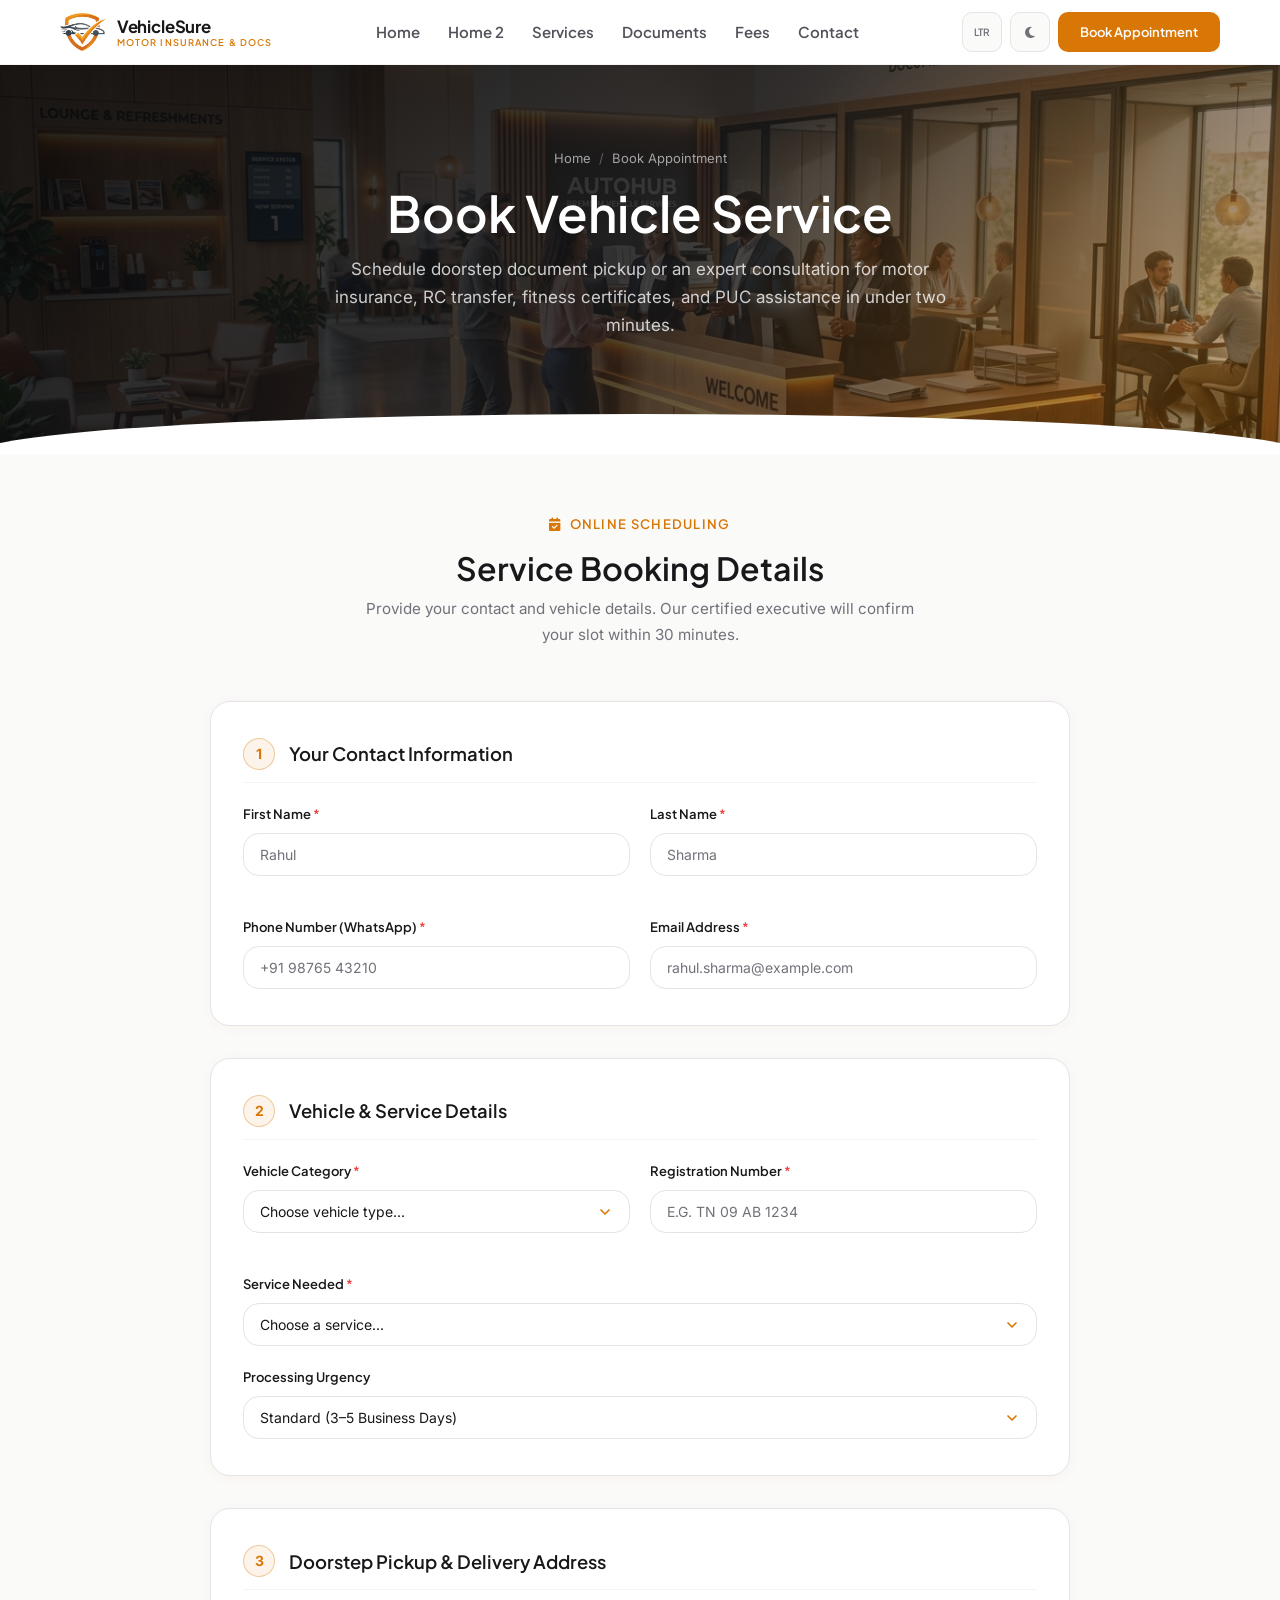
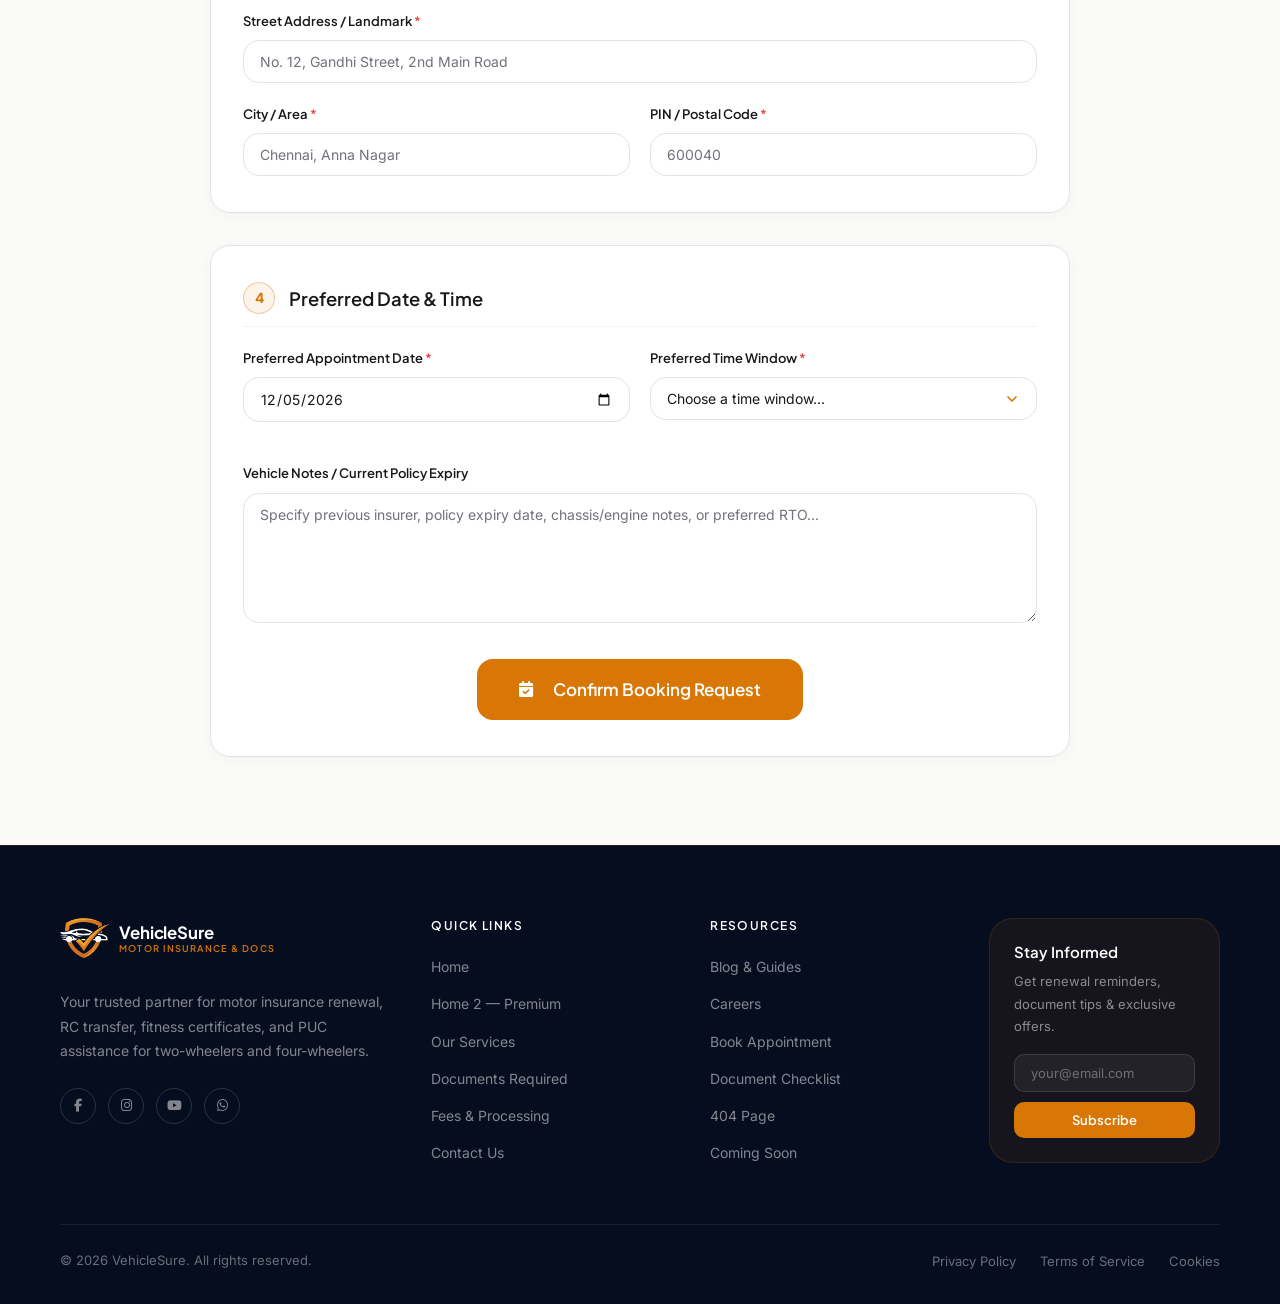
<file: login.html>
<!DOCTYPE html>
<html lang="en" id="root-html">
<head>
    <meta charset="UTF-8">
    <meta name="viewport" content="width=device-width, initial-scale=1.0">
    <meta http-equiv="refresh" content="0; url=booking.html">
    <title>Redirecting to Book Appointment | VehicleSure</title>
    <script>window.location.replace("booking.html");</script>
</head>
<body class="auth-page">

<!-- Top Bar (no navbar) -->
<div class="auth-topbar">
    <div style="display:flex;gap:0.5rem;">
        <button onclick="toggleDir()" class="auth-toggle-btn" title="Toggle Direction">
            <span class="dir-label" style="font-size:0.625rem;font-weight:600;">LTR</span>
        </button>
        <button onclick="toggleTheme()" class="auth-toggle-btn" title="Toggle Theme" aria-label="Toggle dark mode">
            <i class="fas fa-moon theme-icon"></i>
        </button>
    </div>
</div>

<!-- Auth Card -->
<main style="flex:1;display:flex;align-items:center;justify-content:center;padding:1rem;">
    <div class="auth-card">
        <!-- Decorative orb -->
        <div style="position:absolute;top:-60px;right:-60px;width:160px;height:160px;background:rgba(217, 119, 6,0.07);border-radius:50%;filter:blur(32px);pointer-events:none;"></div>
        <div style="position:absolute;bottom:-40px;left:-40px;width:120px;height:120px;background:rgba(217, 119, 6,0.05);border-radius:50%;filter:blur(24px);pointer-events:none;"></div>

        <!-- Logo (links to home) -->
        <a href="index.html" class="auth-logo" aria-label="VehicleSure Home">
            <img src="assets/vehiclesure_emblem.png" alt="VehicleSure Emblem" class="auth-logo-img logo-light">
            <img src="assets/vehiclesure_emblem_dark.png" alt="VehicleSure Emblem" class="auth-logo-img logo-dark">
            <div class="auth-logo-text">
                <span class="brand-top">VehicleSure</span>
                <span class="brand-bottom">MOTOR INSURANCE & DOCS</span>
            </div>
        </a>

        <!-- Header -->
        <div style="text-align:center;margin-bottom:1.75rem;">
            <h1 style="font-size:1.5rem;margin-bottom:0.375rem;">Welcome Back</h1>
            <p style="font-size:0.875rem;color:var(--text-muted);">Sign in to track your vehicle documents</p>
        </div>

        <!-- Social Login -->
        <div class="social-login-grid">
            <button class="social-btn social-google" title="Sign in with Google" aria-label="Sign in with Google">
                <svg width="22" height="22" viewBox="0 0 24 24">
                    <path fill="#4285F4" d="M22.56 12.25c0-.78-.07-1.53-.2-2.25H12v4.26h5.92c-.26 1.37-1.04 2.53-2.21 3.31v2.77h3.57c2.08-1.92 3.28-4.74 3.28-8.09z"/>
                    <path fill="#34A853" d="M12 23c2.97 0 5.46-.98 7.28-2.66l-3.57-2.77c-.98.66-2.23 1.06-3.71 1.06-2.86 0-5.29-1.93-6.16-4.53H2.18v2.84C3.99 20.53 7.7 23 12 23z"/>
                    <path fill="#FBBC05" d="M5.84 14.09c-.22-.66-.35-1.36-.35-2.09s.13-1.43.35-2.09V7.06H2.18C1.43 8.55 1 10.22 1 12s.43 3.45 1.18 4.94l2.85-2.22.81-.63z"/>
                    <path fill="#EA4335" d="M12 5.38c1.62 0 3.06.56 4.21 1.64l3.15-3.15C17.45 2.09 14.97 1 12 1 7.7 1 3.99 3.47 2.18 7.06l3.66 2.84c.87-2.6 3.3-4.52 6.16-4.52z"/>
                </svg>
            </button>
            <button class="social-btn social-apple" title="Sign in with Apple" aria-label="Sign in with Apple">
                <i class="fab fa-apple"></i>
            </button>
            <button class="social-btn social-facebook" title="Sign in with Facebook" aria-label="Sign in with Facebook">
                <i class="fab fa-facebook-f"></i>
            </button>
        </div>

        <!-- Divider -->
        <div class="divider">or sign in with email</div>

        <!-- Form -->
        <form onsubmit="event.preventDefault(); alert('Login successful! Redirecting...'); window.location.href='index.html';" id="login-form">
            <div class="form-group">
                <label class="form-label" for="login-email">Email Address</label>
                <input type="email" id="login-email" class="form-input" placeholder="your@email.com" required>
            </div>
            <div class="form-group">
                <label class="form-label" for="login-password">Password</label>
                <div class="password-wrapper">
                    <input type="password" id="login-password" class="form-input" placeholder="Enter your password" required>
                    <button type="button" class="password-toggle" onclick="togglePasswordVisibility('login-password', this.querySelector('i'))">
                        <i class="fas fa-eye"></i>
                    </button>
                </div>
            </div>
            <div style="display:flex;align-items:center;justify-content:space-between;margin-bottom:1.5rem;flex-wrap:wrap;gap:0.5rem;">
                <div class="checkbox-wrapper">
                    <input type="checkbox" id="remember-me">
                    <label for="remember-me">Remember Me</label>
                </div>
                <a href="#" class="link-primary">Forgot Password?</a>
            </div>
            <button type="submit" class="btn btn-primary w-full btn-lg">Sign In</button>
        </form>

        <!-- Footer link -->
        <p style="text-align:center;margin-top:1.75rem;font-size:0.875rem;color:var(--text-muted);">
            Don't have an account? <a href="signup.html" class="link-primary">Sign Up</a>
        </p>
    </div>
</main>

<script src="components.js"></script>
<script>
    document.addEventListener('DOMContentLoaded', function() {
        initAuthPage();
    });
</script>
</body>
</html>
</file>
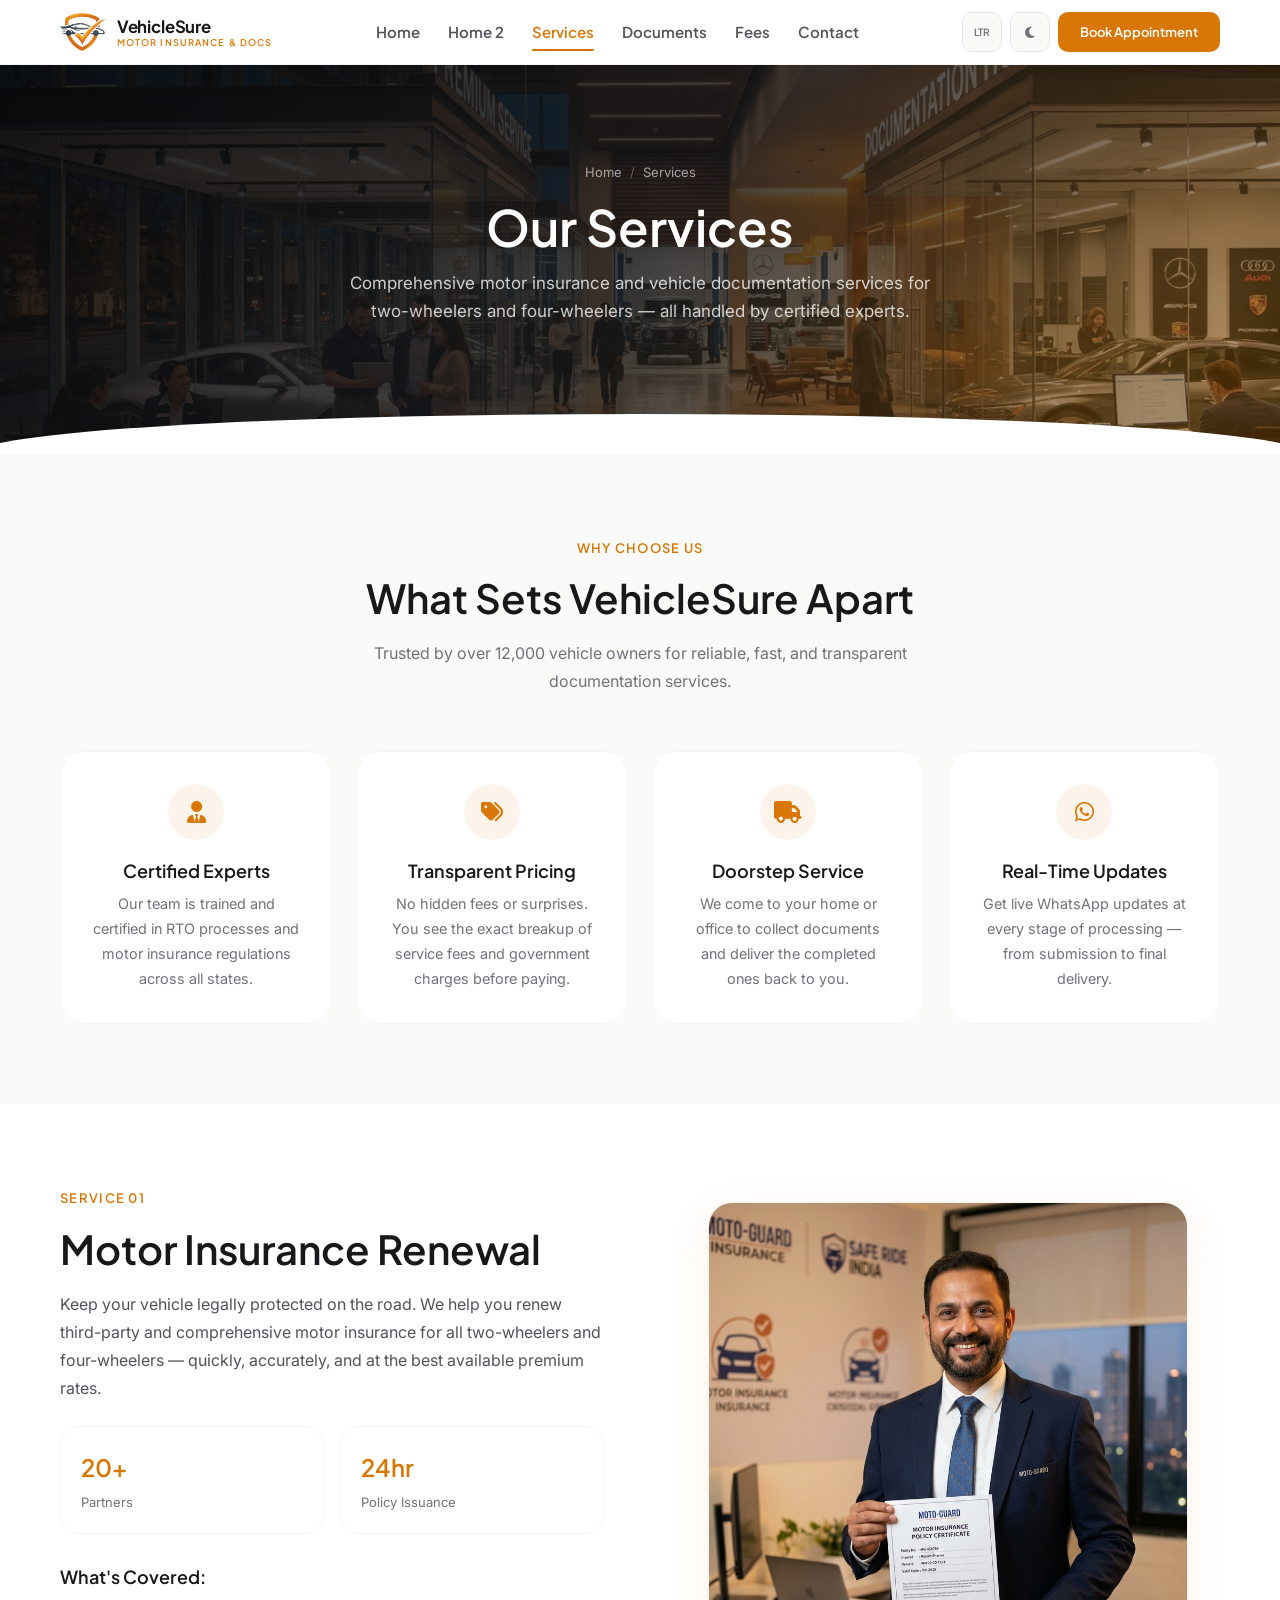
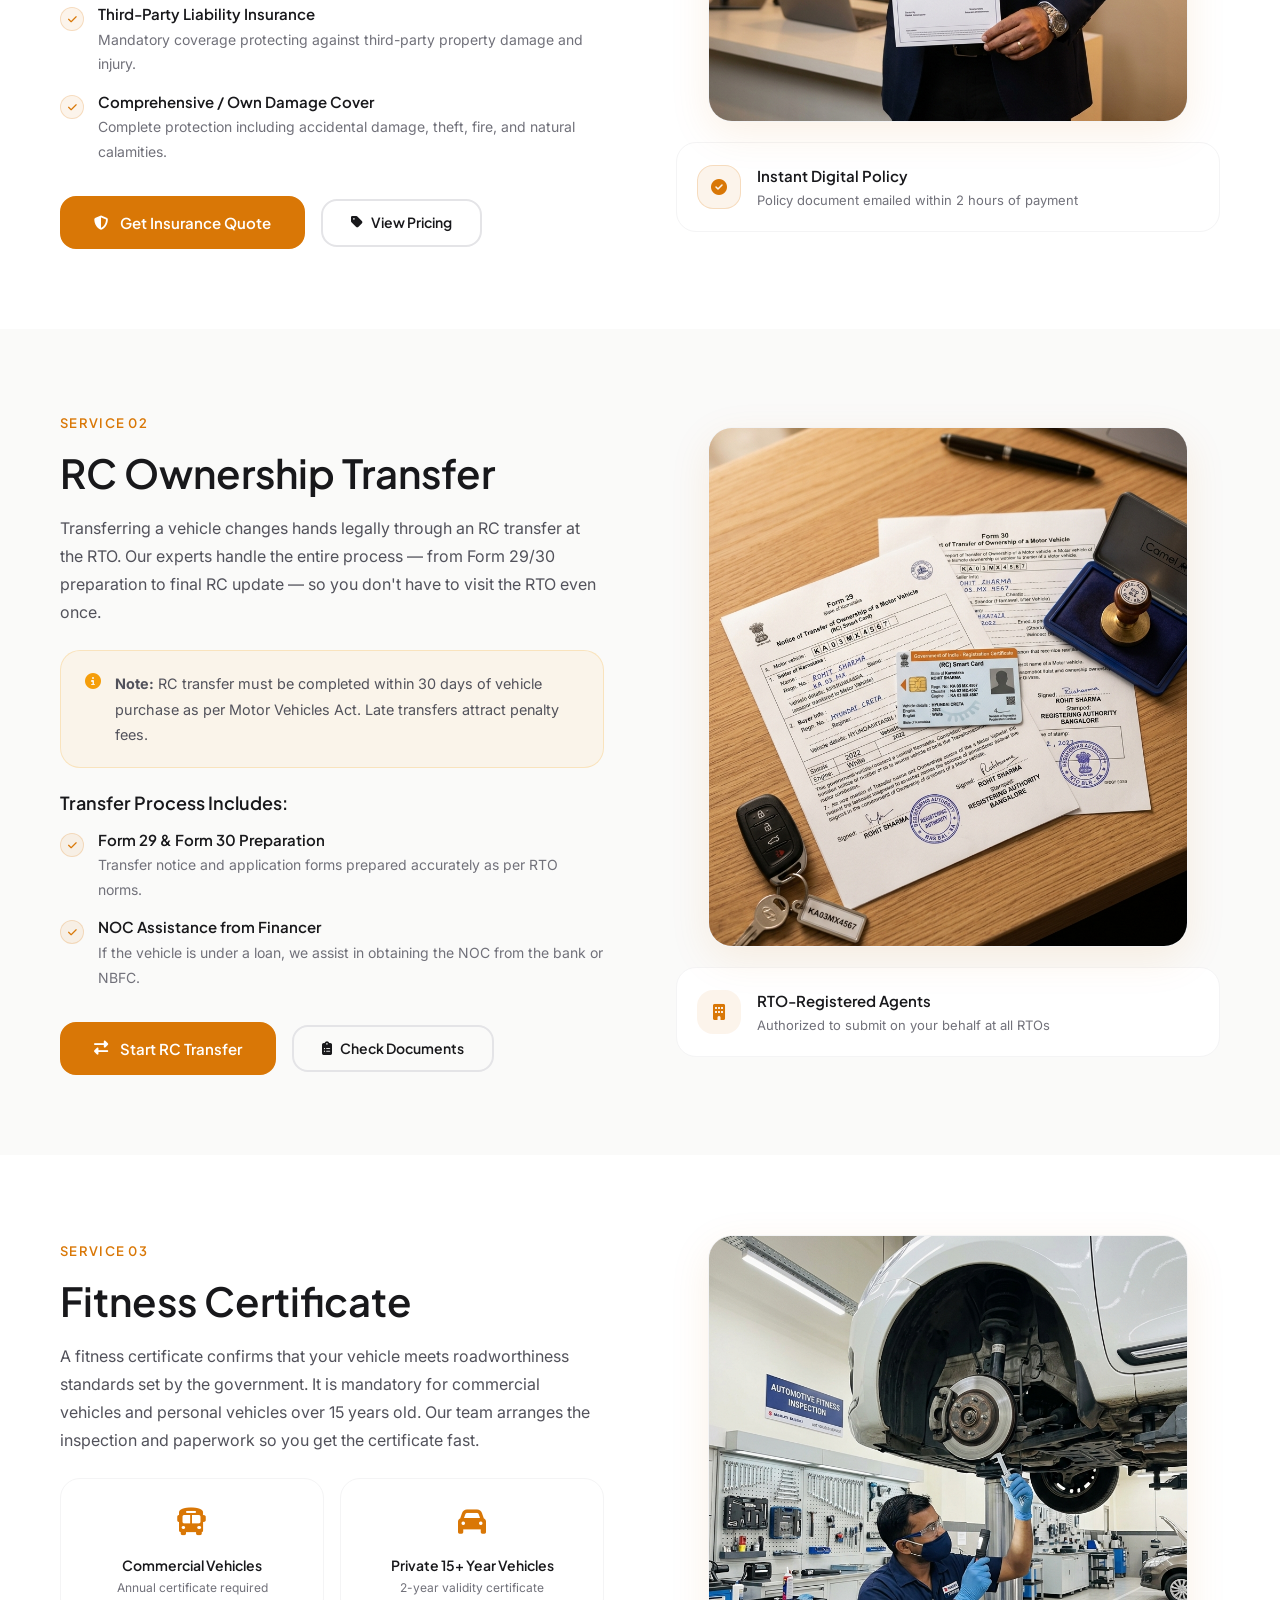
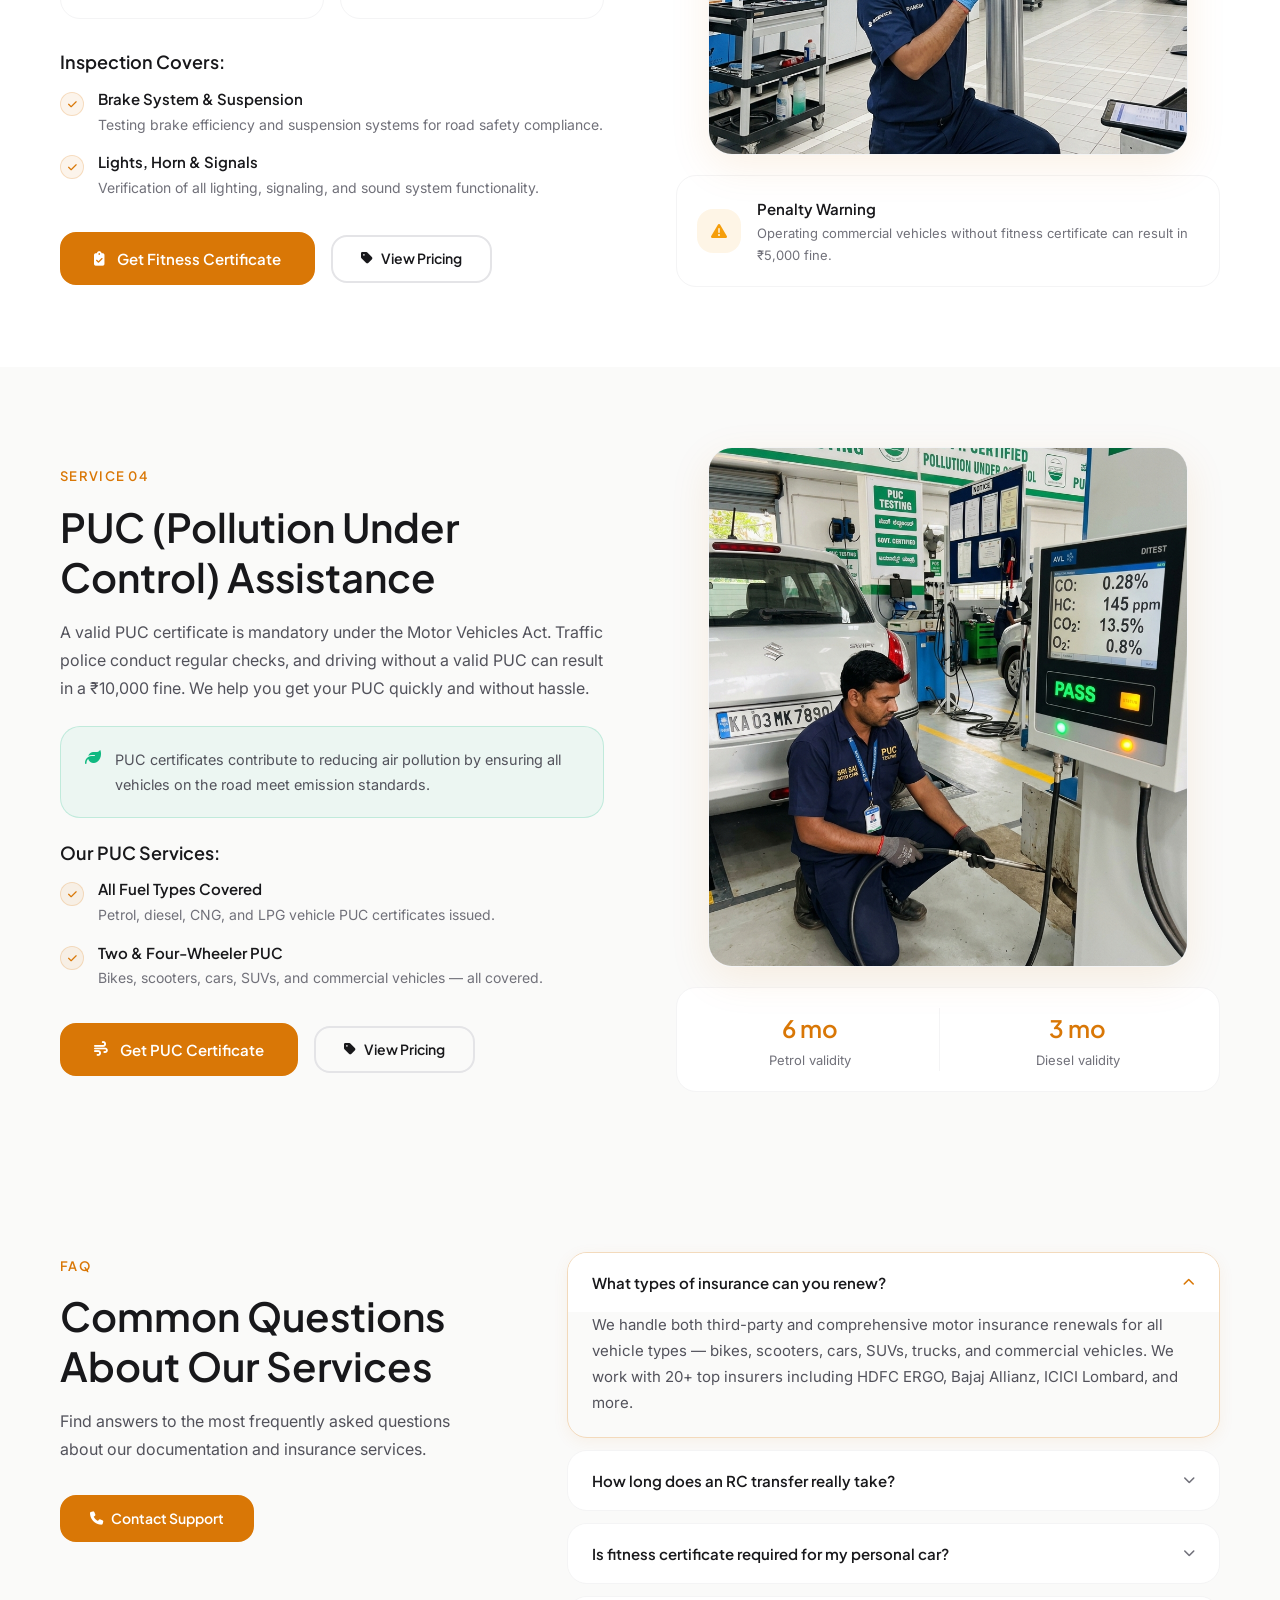
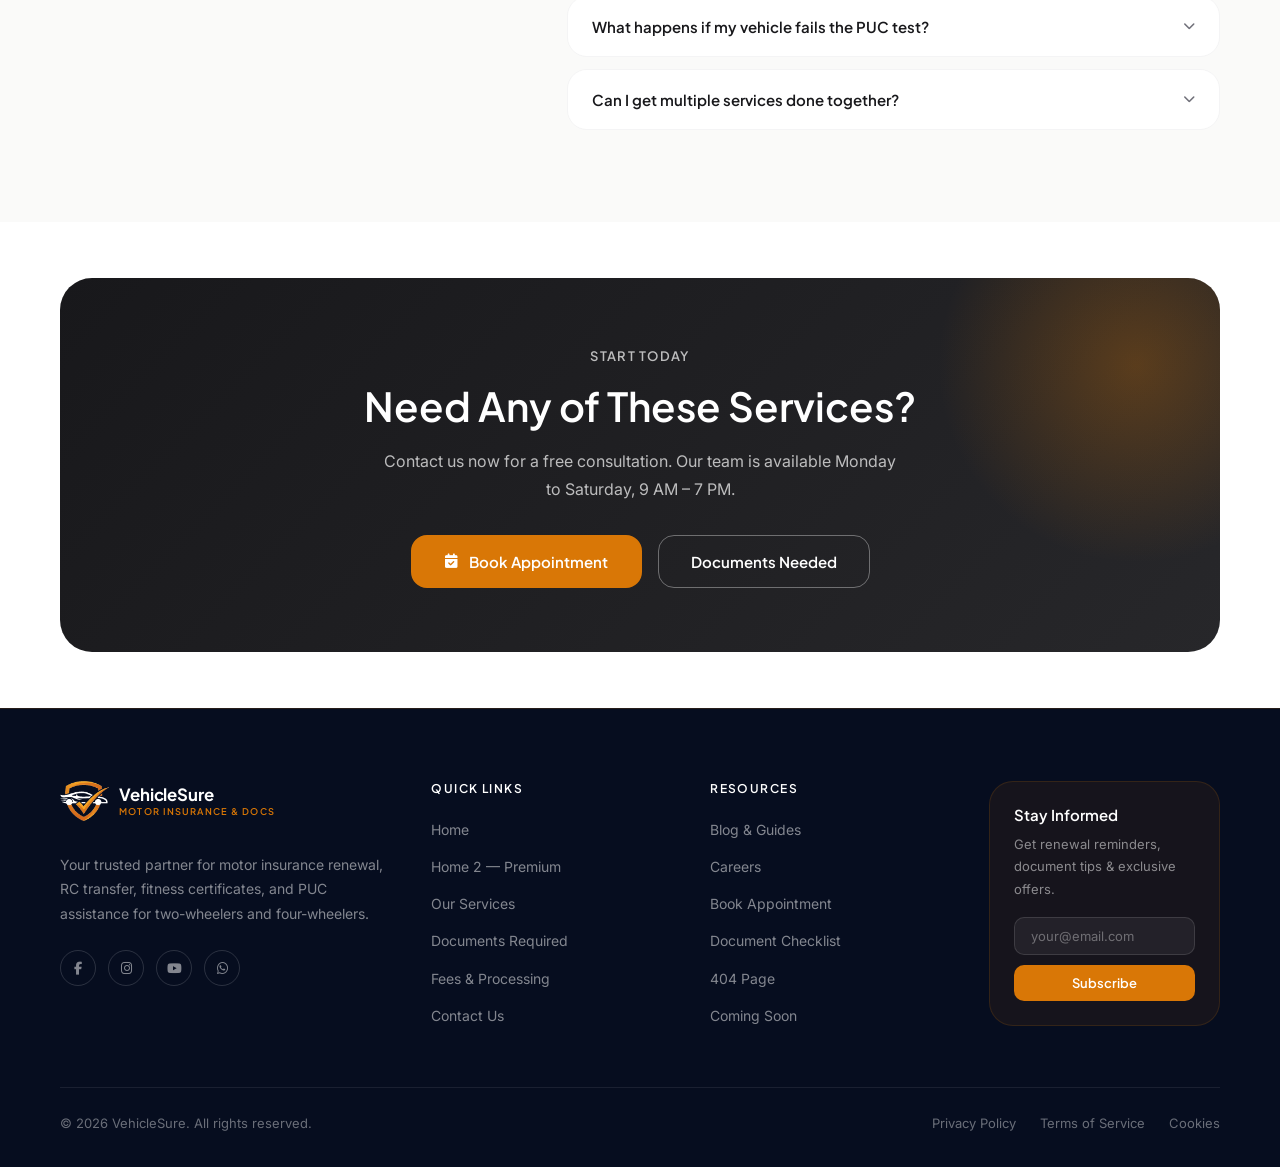
<file: services.html>
<!DOCTYPE html>
<html lang="en" id="root-html">
<head>
    <meta charset="UTF-8">
    <meta name="viewport" content="width=device-width, initial-scale=1.0">
    <meta name="description" content="VehicleSure Services — Motor insurance renewal, RC transfer, fitness certificate, and PUC assistance for two-wheelers and four-wheelers. Expert documentation services.">
    <title>Services | VehicleSure Motor Insurance & Vehicle Documentation</title>
    <link rel="icon" type="image/svg+xml" href="favicon.svg">
    <link rel="stylesheet" href="https://cdnjs.cloudflare.com/ajax/libs/font-awesome/6.5.1/css/all.min.css">
    <link rel="stylesheet" href="style.css">
</head>
<body>

<div id="main-nav"></div>

<!-- PAGE HEADER -->
<section class="page-header hero-page" id="services" aria-label="Services Header">
    <div class="page-header-bg">
        <img src="assets/images/banner-services.jpg" alt="VehicleSure Comprehensive Services Hub">
    </div>
    <div class="page-header-overlay"></div>
    <div class="container">
        <div class="breadcrumb">
            <a href="index.html">Home</a>
            <span class="sep">/</span>
            <span>Services</span>
        </div>
        <h1>Our Services</h1>
        <p>Comprehensive motor insurance and vehicle documentation services for two-wheelers and four-wheelers — all handled by certified experts.</p>
    </div>
</section>


<!-- ===== WHY CHOOSE OUR SERVICES ===== -->
<section class="section section-alt">
    <div class="container">
        <div class="section-header animate-on-scroll">
            <div class="section-label">Why Choose Us</div>
            <h2>What Sets VehicleSure Apart</h2>
            <p>Trusted by over 12,000 vehicle owners for reliable, fast, and transparent documentation services.</p>
        </div>
        <div class="grid grid-4 animate-on-scroll">
            <div class="card" style="text-align:center;">
                <div style="width:3.5rem;height:3.5rem;border-radius:50%;background:var(--primary-subtle);display:flex;align-items:center;justify-content:center;color:var(--primary);font-size:1.375rem;margin:0 auto 1.25rem;"><i class="fas fa-user-tie"></i></div>
                <h4 style="margin-bottom:0.5rem;">Certified Experts</h4>
                <p style="font-size:0.9rem;color:var(--text-muted);">Our team is trained and certified in RTO processes and motor insurance regulations across all states.</p>
            </div>
            <div class="card" style="text-align:center;">
                <div style="width:3.5rem;height:3.5rem;border-radius:50%;background:var(--primary-subtle);display:flex;align-items:center;justify-content:center;color:var(--primary);font-size:1.375rem;margin:0 auto 1.25rem;"><i class="fas fa-tags"></i></div>
                <h4 style="margin-bottom:0.5rem;">Transparent Pricing</h4>
                <p style="font-size:0.9rem;color:var(--text-muted);">No hidden fees or surprises. You see the exact breakup of service fees and government charges before paying.</p>
            </div>
            <div class="card" style="text-align:center;">
                <div style="width:3.5rem;height:3.5rem;border-radius:50%;background:var(--primary-subtle);display:flex;align-items:center;justify-content:center;color:var(--primary);font-size:1.375rem;margin:0 auto 1.25rem;"><i class="fas fa-truck"></i></div>
                <h4 style="margin-bottom:0.5rem;">Doorstep Service</h4>
                <p style="font-size:0.9rem;color:var(--text-muted);">We come to your home or office to collect documents and deliver the completed ones back to you.</p>
            </div>
            <div class="card" style="text-align:center;">
                <div style="width:3.5rem;height:3.5rem;border-radius:50%;background:var(--primary-subtle);display:flex;align-items:center;justify-content:center;color:var(--primary);font-size:1.375rem;margin:0 auto 1.25rem;"><i class="fab fa-whatsapp"></i></div>
                <h4 style="margin-bottom:0.5rem;">Real-Time Updates</h4>
                <p style="font-size:0.9rem;color:var(--text-muted);">Get live WhatsApp updates at every stage of processing — from submission to final delivery.</p>
            </div>
        </div>
    </div>
</section>

<!-- ===== INSURANCE RENEWAL ===== -->
<section class="section" id="insurance">
    <div class="container">
        <div class="split-layout-2col">
            <div class="animate-on-scroll service-detail-col">
                <div class="section-label">Service 01</div>
                <h2 style="margin-bottom:1rem;">Motor Insurance Renewal</h2>
                <p style="margin-bottom:1.5rem;">Keep your vehicle legally protected on the road. We help you renew third-party and comprehensive motor insurance for all two-wheelers and four-wheelers — quickly, accurately, and at the best available premium rates.</p>
                <div style="display:grid;grid-template-columns:1fr 1fr;gap:1rem;margin-bottom:2rem;">
                    <div style="background:var(--bg-card);border:1px solid var(--border-light);border-radius:var(--radius-xl);padding:1.25rem;">
                        <div style="font-family:var(--font-heading);font-weight:600;font-size:1.5rem;color:var(--primary);margin-bottom:0.25rem;">20+</div>
                        <div style="font-size:0.8125rem;color:var(--text-muted);"> Partners</div>
                    </div>
                    <div style="background:var(--bg-card);border:1px solid var(--border-light);border-radius:var(--radius-xl);padding:1.25rem;">
                        <div style="font-family:var(--font-heading);font-weight:600;font-size:1.5rem;color:var(--primary);margin-bottom:0.25rem;">24hr</div>
                        <div style="font-size:0.8125rem;color:var(--text-muted);">Policy Issuance</div>
                    </div>
                </div>
                <h4 style="margin-bottom:1rem;">What's Covered:</h4>
                <div class="feature-list">
                    <div class="feature-item">
                        <div class="feature-check"><i class="fas fa-check"></i></div>
                        <div class="feature-item-text">
                            <h5>Third-Party Liability Insurance</h5>
                            <p>Mandatory coverage protecting against third-party property damage and injury.</p>
                        </div>
                    </div>
                    <div class="feature-item">
                        <div class="feature-check"><i class="fas fa-check"></i></div>
                        <div class="feature-item-text">
                            <h5>Comprehensive / Own Damage Cover</h5>
                            <p>Complete protection including accidental damage, theft, fire, and natural calamities.</p>
                        </div>
                    </div>
                 
                    
                </div>
                <!-- CTA Buttons -->
                <div class="service-cta-group">
                    <a href="booking.html?service=insurance" class="btn btn-primary btn-lg"><i class="fas fa-shield-alt"></i> Get Insurance Quote</a>
                    <a href="fees.html" class="btn btn-secondary"><i class="fas fa-tag"></i> View Pricing</a>
                </div>
            </div>
            <div class="animate-on-scroll service-visual-col">
                <div class="service-img-vertical">
                    <img src="assets/images/service-insurance-v.jpg" alt="Professional Motor Insurance Renewal Advisor presenting policy certificate" loading="lazy">
                </div>
                <!-- Info card -->
                <div style="background:var(--bg-card);border:1px solid var(--border-light);border-radius:var(--radius-xl);padding:1.25rem;margin-top:1.25rem;display:flex;align-items:center;gap:1rem;">
                    <div style="width:2.75rem;height:2.75rem;border-radius:var(--radius-lg);background:var(--primary-subtle);border:1px solid rgba(217,119,6,0.2);display:flex;align-items:center;justify-content:center;color:var(--primary);flex-shrink:0;"><i class="fas fa-check-circle"></i></div>
                    <div>
                        <div style="font-family:var(--font-heading);font-weight:600;font-size:0.9375rem;color:var(--text-heading);">Instant Digital Policy</div>
                        <div style="font-size:0.8125rem;color:var(--text-muted);">Policy document emailed within 2 hours of payment</div>
                    </div>
                </div>
            </div>
        </div>
    </div>
</section>

<!-- ===== RC TRANSFER ===== -->
<section class="section section-alt" id="rc">
    <div class="container">
        <div class="split-layout-2col">
            <div class="animate-on-scroll service-detail-col">
                <div class="section-label">Service 02</div>
                <h2 style="margin-bottom:1rem;">RC Ownership Transfer</h2>
                <p style="margin-bottom:1.5rem;">Transferring a vehicle changes hands legally through an RC transfer at the RTO. Our experts handle the entire process — from Form 29/30 preparation to final RC update — so you don't have to visit the RTO even once.</p>
                <div class="notice-card" style="margin-bottom:1.5rem;">
                    <i class="fas fa-info-circle"></i>
                    <p><strong>Note:</strong> RC transfer must be completed within 30 days of vehicle purchase as per Motor Vehicles Act. Late transfers attract penalty fees.</p>
                </div>
                <h4 style="margin-bottom:1rem;">Transfer Process Includes:</h4>
                <div class="feature-list">
                    <div class="feature-item">
                        <div class="feature-check"><i class="fas fa-check"></i></div>
                        <div class="feature-item-text">
                            <h5>Form 29 & Form 30 Preparation</h5>
                            <p>Transfer notice and application forms prepared accurately as per RTO norms.</p>
                        </div>
                    </div>
                    <div class="feature-item">
                        <div class="feature-check"><i class="fas fa-check"></i></div>
                        <div class="feature-item-text">
                            <h5>NOC Assistance from Financer</h5>
                            <p>If the vehicle is under a loan, we assist in obtaining the NOC from the bank or NBFC.</p>
                        </div>
                    </div>
                    
                </div>
                <!-- CTA Buttons -->
                <div class="service-cta-group">
                    <a href="booking.html?service=rc" class="btn btn-primary btn-lg"><i class="fas fa-exchange-alt"></i> Start RC Transfer</a>
                    <a href="documents.html" class="btn btn-secondary"><i class="fas fa-clipboard-list"></i> Check Documents</a>
                </div>
            </div>
            <div class="animate-on-scroll service-visual-col">
                <div class="service-img-vertical">
                    <img src="assets/images/service-rc-transfer-v.jpg" alt="Official RTO Form 29, Form 30 and Vehicle Registration Smart Card with car keys" loading="lazy">
                </div>
                <div style="background:var(--bg-card);border:1px solid var(--border-light);border-radius:var(--radius-xl);padding:1.25rem;margin-top:1.25rem;display:flex;align-items:center;gap:1rem;">
                    <div style="width:2.75rem;height:2.75rem;border-radius:var(--radius-lg);background:var(--primary-subtle);display:flex;align-items:center;justify-content:center;color:var(--primary);flex-shrink:0;"><i class="fas fa-building"></i></div>
                    <div>
                        <div style="font-family:var(--font-heading);font-weight:600;font-size:0.9375rem;color:var(--text-heading);">RTO-Registered Agents</div>
                        <div style="font-size:0.8125rem;color:var(--text-muted);">Authorized to submit on your behalf at all RTOs</div>
                    </div>
                </div>
            </div>
        </div>
    </div>
</section>

<!-- ===== FITNESS CERTIFICATE ===== -->
<section class="section" id="fitness">
    <div class="container">
        <div class="split-layout-2col">
            <div class="animate-on-scroll service-detail-col">
                <div class="section-label">Service 03</div>
                <h2 style="margin-bottom:1rem;">Fitness Certificate</h2>
                <p style="margin-bottom:1.5rem;">A fitness certificate confirms that your vehicle meets roadworthiness standards set by the government. It is mandatory for commercial vehicles and personal vehicles over 15 years old. Our team arranges the inspection and paperwork so you get the certificate fast.</p>
                <div style="display:grid;grid-template-columns:1fr 1fr;gap:1rem;margin-bottom:2rem;">
                    <div style="background:var(--bg-card);border:1px solid var(--border-light);border-radius:var(--radius-xl);padding:1.25rem;text-align:center;">
                        <div style="font-size:1.75rem;margin-bottom:0.5rem;color:var(--primary);"><i class="fas fa-bus"></i></div>
                        <div style="font-family:var(--font-heading);font-weight:600;font-size:0.875rem;color:var(--text-heading);">Commercial Vehicles</div>
                        <div style="font-size:0.75rem;color:var(--text-muted);">Annual certificate required</div>
                    </div>
                    <div style="background:var(--bg-card);border:1px solid var(--border-light);border-radius:var(--radius-xl);padding:1.25rem;text-align:center;">
                        <div style="font-size:1.75rem;margin-bottom:0.5rem;color:var(--primary);"><i class="fas fa-car"></i></div>
                        <div style="font-family:var(--font-heading);font-weight:600;font-size:0.875rem;color:var(--text-heading);">Private 15+ Year Vehicles</div>
                        <div style="font-size:0.75rem;color:var(--text-muted);">2-year validity certificate</div>
                    </div>
                </div>
                <h4 style="margin-bottom:1rem;">Inspection Covers:</h4>
                <div class="feature-list">
                    <div class="feature-item">
                        <div class="feature-check"><i class="fas fa-check"></i></div>
                        <div class="feature-item-text"><h5>Brake System & Suspension</h5><p>Testing brake efficiency and suspension systems for road safety compliance.</p></div>
                    </div>
                    <div class="feature-item">
                        <div class="feature-check"><i class="fas fa-check"></i></div>
                        <div class="feature-item-text"><h5>Lights, Horn & Signals</h5><p>Verification of all lighting, signaling, and sound system functionality.</p></div>
                    </div>
                    
                </div>
                <!-- CTA Buttons -->
                <div class="service-cta-group">
                    <a href="booking.html?service=fitness" class="btn btn-primary btn-lg"><i class="fas fa-clipboard-check"></i> Get Fitness Certificate</a>
                    <a href="fees.html" class="btn btn-secondary"><i class="fas fa-tag"></i> View Pricing</a>
                </div>
            </div>
            <div class="animate-on-scroll service-visual-col">
                <div class="service-img-vertical">
                    <img src="assets/images/service-fitness-v.jpg" alt="Certified Vehicle Fitness Inspector performing roadworthiness inspection in service bay" loading="lazy">
                </div>
                <div style="background:var(--bg-card);border:1px solid var(--border-light);border-radius:var(--radius-xl);padding:1.25rem;margin-top:1.25rem;display:flex;align-items:center;gap:1rem;">
                    <div style="width:2.75rem;height:2.75rem;border-radius:var(--radius-lg);background:rgba(245,158,11,0.1);display:flex;align-items:center;justify-content:center;color:var(--amber);flex-shrink:0;"><i class="fas fa-exclamation-triangle"></i></div>
                    <div>
                        <div style="font-family:var(--font-heading);font-weight:600;font-size:0.9375rem;color:var(--text-heading);">Penalty Warning</div>
                        <div style="font-size:0.8125rem;color:var(--text-muted);">Operating commercial vehicles without fitness certificate can result in ₹5,000 fine.</div>
                    </div>
                </div>
            </div>
        </div>
    </div>
</section>

<!-- ===== PUC ASSISTANCE ===== -->
<section class="section section-alt" id="puc">
    <div class="container">
        <div class="split-layout-2col">
            <div class="animate-on-scroll service-detail-col">
                <div class="section-label">Service 04</div>
                <h2 style="margin-bottom:1rem;">PUC (Pollution Under Control) Assistance</h2>
                <p style="margin-bottom:1.5rem;">A valid PUC certificate is mandatory under the Motor Vehicles Act. Traffic police conduct regular checks, and driving without a valid PUC can result in a ₹10,000 fine. We help you get your PUC quickly and without hassle.</p>
                <div class="notice-card" style="margin-bottom:1.5rem;background:rgba(16,185,129,0.06);border-color:rgba(16,185,129,0.2);">
                    <i class="fas fa-leaf" style="color:#10B981;"></i>
                    <p>PUC certificates contribute to reducing air pollution by ensuring all vehicles on the road meet emission standards.</p>
                </div>
                <h4 style="margin-bottom:1rem;">Our PUC Services:</h4>
                <div class="feature-list">
                    <div class="feature-item">
                        <div class="feature-check"><i class="fas fa-check"></i></div>
                        <div class="feature-item-text"><h5>All Fuel Types Covered</h5><p>Petrol, diesel, CNG, and LPG vehicle PUC certificates issued.</p></div>
                    </div>
                    <div class="feature-item">
                        <div class="feature-check"><i class="fas fa-check"></i></div>
                        <div class="feature-item-text"><h5>Two & Four-Wheeler PUC</h5><p>Bikes, scooters, cars, SUVs, and commercial vehicles — all covered.</p></div>
                    </div>
                  
                </div>
                <!-- CTA Buttons -->
                <div class="service-cta-group">
                    <a href="booking.html?service=puc" class="btn btn-primary btn-lg"><i class="fas fa-wind"></i> Get PUC Certificate</a>
                    <a href="fees.html" class="btn btn-secondary"><i class="fas fa-tag"></i> View Pricing</a>
                </div>
            </div>
            <div class="animate-on-scroll service-visual-col">
                <div class="service-img-vertical">
                    <img src="assets/images/service-puc-v.jpg" alt="Automotive computerized exhaust emission compliance testing in certified PUC center" loading="lazy">
                </div>
                <div style="background:var(--bg-card);border:1px solid var(--border-light);border-radius:var(--radius-xl);padding:1.25rem;margin-top:1.25rem;display:grid;grid-template-columns:1fr 1fr;gap:1rem;text-align:center;">
                    <div style="border-right:1px solid var(--border-light);padding-right:1rem;">
                        <div style="font-family:var(--font-heading);font-weight:600;font-size:1.5rem;color:var(--primary);">6 mo</div>
                        <div style="font-size:0.8125rem;color:var(--text-muted);">Petrol validity</div>
                    </div>
                    <div>
                        <div style="font-family:var(--font-heading);font-weight:600;font-size:1.5rem;color:var(--primary);">3 mo</div>
                        <div style="font-size:0.8125rem;color:var(--text-muted);">Diesel validity</div>
                    </div>
                </div>
            </div>
        </div>
    </div>
</section>


<!-- ===== SERVICES FAQ ===== -->
<section class="section section-alt">
    <div class="container">
        <div class="faq-split-grid">
            <div class="animate-on-scroll">
                <div class="section-label">FAQ</div>
                <h2 style="margin-bottom:1rem;">Common Questions About Our Services</h2>
                <p style="margin-bottom:2rem;">Find answers to the most frequently asked questions about our documentation and insurance services.</p>
                <a href="contact.html" class="btn btn-primary"><i class="fas fa-phone"></i> Contact Support</a>
            </div>
            <div class="animate-on-scroll">
                <div class="faq-item active">
                    <button class="faq-question" onclick="toggleFAQ(this)">
                        What types of insurance can you renew?
                        <i class="fas fa-chevron-down"></i>
                    </button>
                    <div class="faq-answer">
                        <div class="faq-answer-inner">We handle both third-party and comprehensive motor insurance renewals for all vehicle types — bikes, scooters, cars, SUVs, trucks, and commercial vehicles. We work with 20+ top insurers including HDFC ERGO, Bajaj Allianz, ICICI Lombard, and more.</div>
                    </div>
                </div>
                <div class="faq-item">
                    <button class="faq-question" onclick="toggleFAQ(this)">
                        How long does an RC transfer really take?
                        <i class="fas fa-chevron-down"></i>
                    </button>
                    <div class="faq-answer">
                        <div class="faq-answer-inner">Standard RC transfer takes 7–15 working days depending on RTO workload. Our Express service (₹500 extra) can complete it in 3–5 working days. We handle all paperwork including Form 29, Form 30, and RTO submission.</div>
                    </div>
                </div>
                <div class="faq-item">
                    <button class="faq-question" onclick="toggleFAQ(this)">
                        Is fitness certificate required for my personal car?
                        <i class="fas fa-chevron-down"></i>
                    </button>
                    <div class="faq-answer">
                        <div class="faq-answer-inner">Fitness certificates are mandatory for all commercial vehicles (annual renewal) and personal vehicles that are over 15 years old (every 2 years). Newer personal vehicles are exempt until they reach the 15-year threshold.</div>
                    </div>
                </div>
                <div class="faq-item">
                    <button class="faq-question" onclick="toggleFAQ(this)">
                        What happens if my vehicle fails the PUC test?
                        <i class="fas fa-chevron-down"></i>
                    </button>
                    <div class="faq-answer">
                        <div class="faq-answer-inner">If your vehicle fails the emission test, we'll guide you to a nearby authorized service center for engine tune-up or catalyst repair. Once the issue is fixed, we'll arrange a re-test at no additional service charge. You only pay the re-test government fee.</div>
                    </div>
                </div>
                <div class="faq-item">
                    <button class="faq-question" onclick="toggleFAQ(this)">
                        Can I get multiple services done together?
                        <i class="fas fa-chevron-down"></i>
                    </button>
                    <div class="faq-answer">
                        <div class="faq-answer-inner">Absolutely! Many customers combine services like insurance renewal + PUC or RC transfer + insurance. Bundled services get priority processing and you may qualify for combo discounts. Contact us for a custom package.</div>
                    </div>
                </div>
            </div>
        </div>
    </div>
</section>

<!-- CTA -->
<section class="section-sm">
    <div class="container">
        <div class="cta-banner animate-on-scroll">
            <div class="section-label" style="color:rgba(255,255,255,0.7);justify-content:center;">Start Today</div>
            <h2>Need Any of These Services?</h2>
            <p>Contact us now for a free consultation. Our team is available Monday to Saturday, 9 AM – 7 PM.</p>
            <div style="display:flex;gap:1rem;justify-content:center;flex-wrap:wrap;">
                <a href="booking.html" class="btn btn-primary btn-lg"><i class="fas fa-calendar-check"></i> Book Appointment</a>
                <a href="documents.html" class="btn btn-outline-light btn-lg">Documents Needed</a>
            </div>
        </div>
    </div>
</section>

<div id="main-footer"></div>

<script src="components.js"></script>
</body>
</html>
</file>
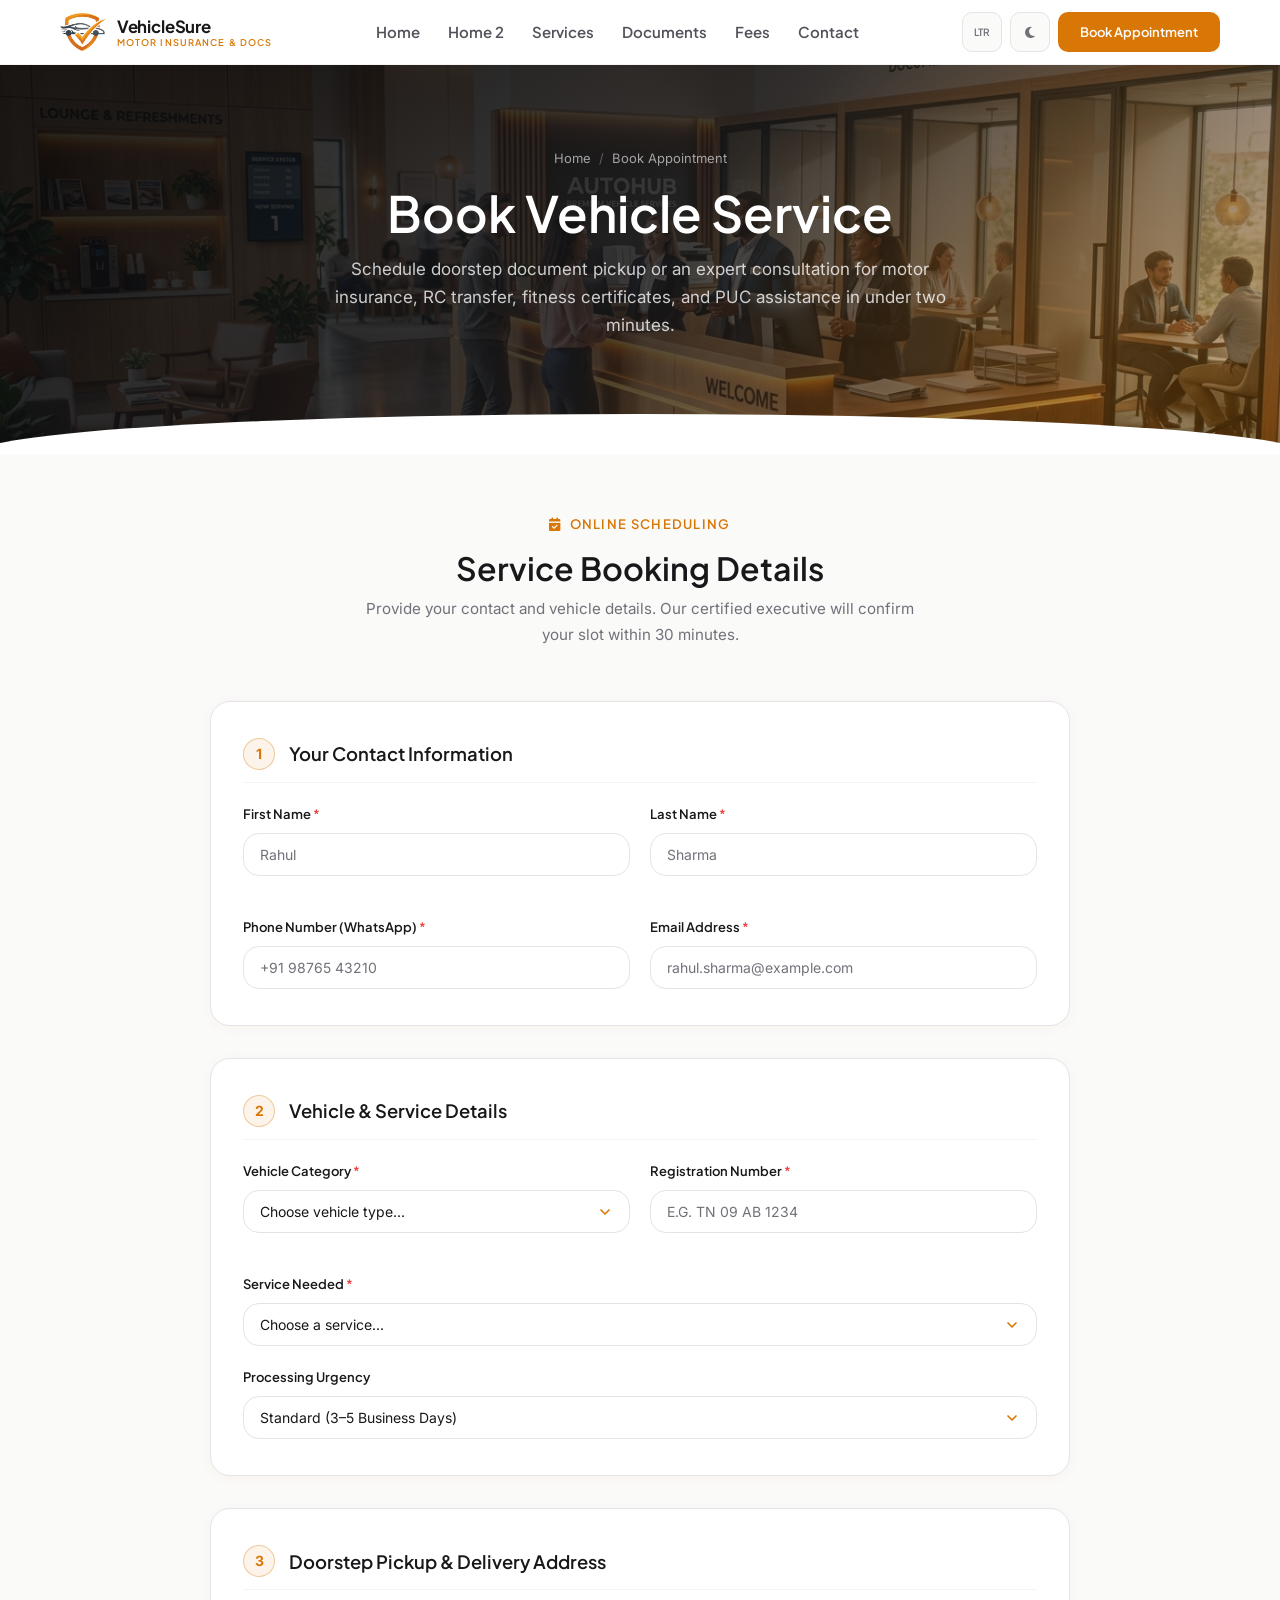
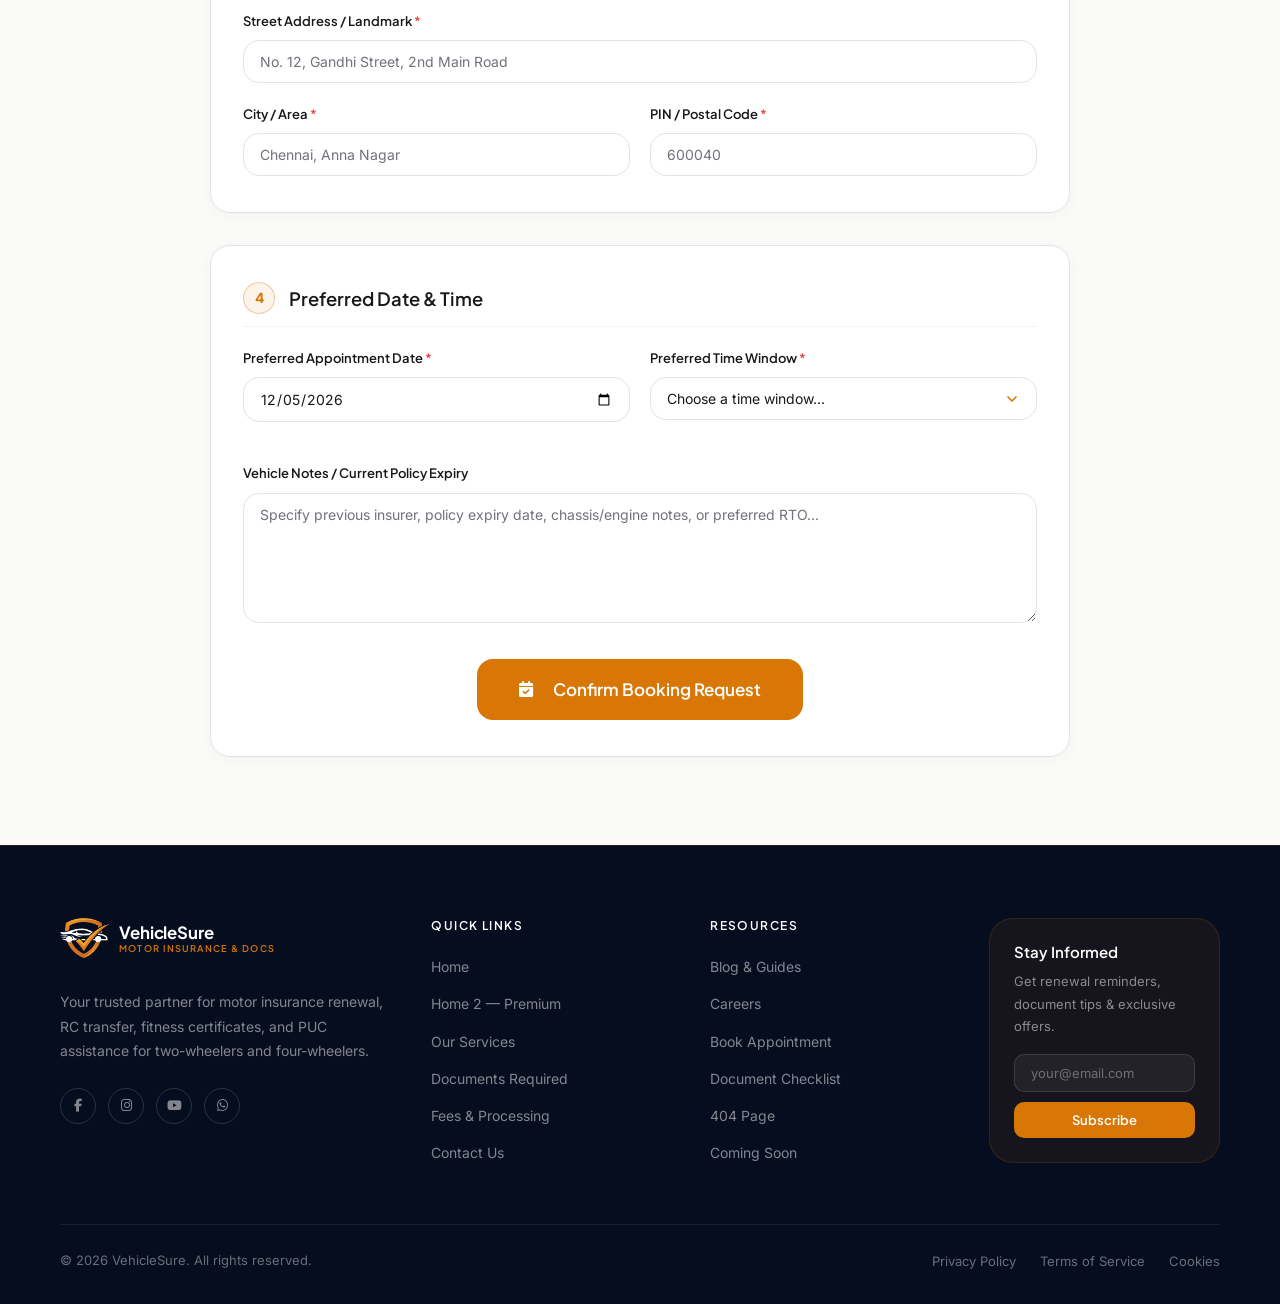
<file: signup.html>
<!DOCTYPE html>
<html lang="en" id="root-html">
<head>
    <meta charset="UTF-8">
    <meta name="viewport" content="width=device-width, initial-scale=1.0">
    <meta http-equiv="refresh" content="0; url=booking.html">
    <title>Redirecting to Book Appointment | VehicleSure</title>
    <script>window.location.replace("booking.html");</script>
</head>
<body class="auth-page">

<!-- Top Bar (no navbar) -->
<div class="auth-topbar">
    <div style="display:flex;gap:0.5rem;">
        <button onclick="toggleDir()" class="auth-toggle-btn" title="Toggle Direction">
            <span class="dir-label" style="font-size:0.625rem;font-weight:600;">LTR</span>
        </button>
        <button onclick="toggleTheme()" class="auth-toggle-btn" title="Toggle Theme" aria-label="Toggle dark mode">
            <i class="fas fa-moon theme-icon"></i>
        </button>
    </div>
</div>

<!-- Auth Card -->
<main style="flex:1;display:flex;align-items:center;justify-content:center;padding:1rem 1rem 2rem;">
    <div class="auth-card" style="max-width:480px;">
        <!-- Decorative orbs -->
        <div style="position:absolute;top:-60px;right:-60px;width:160px;height:160px;background:rgba(217, 119, 6,0.07);border-radius:50%;filter:blur(32px);pointer-events:none;"></div>
        <div style="position:absolute;bottom:-40px;left:-40px;width:120px;height:120px;background:rgba(217, 119, 6,0.05);border-radius:50%;filter:blur(24px);pointer-events:none;"></div>

        <!-- Logo (links to home) -->
        <a href="index.html" class="auth-logo" aria-label="VehicleSure Home">
            <img src="assets/vehiclesure_emblem.png" alt="VehicleSure Emblem" class="auth-logo-img logo-light">
            <img src="assets/vehiclesure_emblem_dark.png" alt="VehicleSure Emblem" class="auth-logo-img logo-dark">
            <div class="auth-logo-text">
                <span class="brand-top">VehicleSure</span>
                <span class="brand-bottom">MOTOR INSURANCE & DOCS</span>
            </div>
        </a>

        <!-- Header -->
        <div style="text-align:center;margin-bottom:1.75rem;">
            <h1 style="font-size:1.5rem;margin-bottom:0.375rem;">Create Your Account</h1>
            <p style="font-size:0.875rem;color:var(--text-muted);">Track documents, get reminders & manage your vehicles</p>
        </div>

        <!-- Social Sign Up -->
        <div class="social-login-grid">
            <button class="social-btn social-google" title="Sign up with Google" aria-label="Sign up with Google">
                <svg width="22" height="22" viewBox="0 0 24 24">
                    <path fill="#4285F4" d="M22.56 12.25c0-.78-.07-1.53-.2-2.25H12v4.26h5.92c-.26 1.37-1.04 2.53-2.21 3.31v2.77h3.57c2.08-1.92 3.28-4.74 3.28-8.09z"/>
                    <path fill="#34A853" d="M12 23c2.97 0 5.46-.98 7.28-2.66l-3.57-2.77c-.98.66-2.23 1.06-3.71 1.06-2.86 0-5.29-1.93-6.16-4.53H2.18v2.84C3.99 20.53 7.7 23 12 23z"/>
                    <path fill="#FBBC05" d="M5.84 14.09c-.22-.66-.35-1.36-.35-2.09s.13-1.43.35-2.09V7.06H2.18C1.43 8.55 1 10.22 1 12s.43 3.45 1.18 4.94l2.85-2.22.81-.63z"/>
                    <path fill="#EA4335" d="M12 5.38c1.62 0 3.06.56 4.21 1.64l3.15-3.15C17.45 2.09 14.97 1 12 1 7.7 1 3.99 3.47 2.18 7.06l3.66 2.84c.87-2.6 3.3-4.52 6.16-4.52z"/>
                </svg>
            </button>
            <button class="social-btn social-apple" title="Sign up with Apple" aria-label="Sign up with Apple">
                <i class="fab fa-apple"></i>
            </button>
            <button class="social-btn social-facebook" title="Sign up with Facebook" aria-label="Sign up with Facebook">
                <i class="fab fa-facebook-f"></i>
            </button>
        </div>

        <!-- Divider -->
        <div class="divider">or sign up with email</div>

        <!-- Form -->
        <form onsubmit="event.preventDefault(); alert('Account created successfully! Welcome to VehicleSure.'); window.location.href='index.html';" id="signup-form">
            <div class="form-group">
                <label class="form-label" for="su-firstname">First Name</label>
                <input type="text" id="su-firstname" class="form-input" placeholder="First name" required>
            </div>
            <div class="form-group">
                <label class="form-label" for="su-lastname">Last Name</label>
                <input type="text" id="su-lastname" class="form-input" placeholder="Last name" required>
            </div>
            <div class="form-group">
                <label class="form-label" for="su-email">Email Address</label>
                <input type="email" id="su-email" class="form-input" placeholder="your@email.com" required>
            </div>
            <div class="form-group">
                <label class="form-label" for="su-phone">Phone Number</label>
                <input type="tel" id="su-phone" class="form-input" placeholder="+91 00000 00000" required>
            </div>
            <div class="form-group">
                <label class="form-label" for="su-password">Password</label>
                <div class="password-wrapper">
                    <input type="password" id="su-password" class="form-input" placeholder="Create a strong password" required>
                    <button type="button" class="password-toggle" onclick="togglePasswordVisibility('su-password', this.querySelector('i'))">
                        <i class="fas fa-eye"></i>
                    </button>
                </div>
            </div>
            <div class="form-group">
                <label class="form-label" for="su-confirm">Confirm Password</label>
                <div class="password-wrapper">
                    <input type="password" id="su-confirm" class="form-input" placeholder="Re-enter your password" required>
                    <button type="button" class="password-toggle" onclick="togglePasswordVisibility('su-confirm', this.querySelector('i'))">
                        <i class="fas fa-eye"></i>
                    </button>
                </div>
            </div>
            <div class="form-group" style="margin-bottom:1.5rem;">
                <div class="checkbox-wrapper">
                    <input type="checkbox" id="agree-terms" required>
                    <label for="agree-terms" style="font-size:0.8125rem;">I agree to the <a href="#" class="link-primary">Terms of Service</a> and <a href="#" class="link-primary">Privacy Policy</a></label>
                </div>
            </div>
            <button type="submit" class="btn btn-primary w-full btn-lg">Create Account</button>
        </form>

        <!-- Footer link -->
        <p style="text-align:center;margin-top:1.75rem;font-size:0.875rem;color:var(--text-muted);">
            Already have an account? <a href="login.html" class="link-primary">Sign In</a>
        </p>
    </div>
</main>

<script src="components.js"></script>
<script>
    document.addEventListener('DOMContentLoaded', function() {
        initAuthPage();
    });
</script>
</body>
</html>
</file>
<file: style.css>
/* ===== MOTOR INSURANCE & VEHICLE DOCUMENTATION SERVICE — DESIGN SYSTEM ===== */
/* Version 4.0 — Amber Gold + Charcoal Palette */

/* --- Google Fonts --- */
@import url('https://fonts.googleapis.com/css2?family=Plus+Jakarta+Sans:wght@300;400;500;600;700;800&family=Inter:wght@300;400;500;600;700&display=swap');

/* --- CSS Custom Properties --- */
:root {
    --primary: #D97706;
    --primary-hover: #B45309;
    --primary-light: #FFFBEB;
    --primary-glow: rgba(217, 119, 6, 0.28);
    --primary-subtle: rgba(217, 119, 6, 0.08);
    --secondary: #18181B;
    --secondary-hover: #27272A;

    --text-heading: #18181B;
    --text-body: #52525B;
    --text-muted: #71717A;
    --bg-body: #FFFFFF;
    --bg-surface: #FAFAF9;
    --bg-card: #FFFFFF;
    --border-default: #E4E4E7;
    --border-light: #F4F4F5;

    --shadow-sm: 0 1px 3px rgba(217, 119, 6, 0.04);
    --shadow-md: 0 4px 16px rgba(217, 119, 6, 0.07);
    --shadow-lg: 0 12px 40px rgba(217, 119, 6, 0.10);
    --shadow-xl: 0 24px 64px rgba(217, 119, 6, 0.12);
    --shadow-card: 0 2px 12px rgba(217, 119, 6, 0.05);
    --shadow-card-hover: 0 12px 36px rgba(217, 119, 6, 0.18), 0 4px 12px rgba(0,0,0,0.06);
    --shadow-glow: 0 0 40px rgba(217, 119, 6, 0.24);

    --font-heading: 'Plus Jakarta Sans', sans-serif;
    --font-body: 'Inter', sans-serif;

    --radius-sm: 0.5rem;
    --radius-md: 0.625rem;
    --radius-lg: 1rem;
    --radius-xl: 1.25rem;
    --radius-2xl: 1.5rem;
    --radius-3xl: 2rem;
    --radius-full: 9999px;

    --transition-fast: all 0.2s cubic-bezier(0.4, 0, 0.2, 1);
    --transition-smooth: all 0.35s cubic-bezier(0.4, 0, 0.2, 1);
    --transition-premium: all 0.5s cubic-bezier(0.16, 1, 0.3, 1);

    --amber: #F59E0B;
    --green: #10B981;
    --red: #EF4444;

    /* --- Unified Hero Height System (Inner Pages) --- */
    --hero-inner-height: 390px;
    --hero-inner-height-tablet: 330px;
    --hero-inner-height-mobile: 290px;
    --hero-inner-height-xs: 260px;
}

/* --- Dark Mode --- */
.dark {
    --text-heading: #FEF3C7;
    --text-body: #A1A1AA;
    --text-muted: #71717A;
    --bg-body: #09090B;
    --bg-surface: #121215;
    --bg-card: #18181B;
    --border-default: #27272A;
    --border-light: #1E1E22;
    --shadow-sm: 0 1px 3px rgba(0,0,0,0.3);
    --shadow-md: 0 4px 16px rgba(0,0,0,0.4);
    --shadow-lg: 0 12px 40px rgba(0,0,0,0.5);
    --shadow-xl: 0 24px 64px rgba(0,0,0,0.6);
    --shadow-card: 0 2px 12px rgba(0,0,0,0.3);
    --shadow-card-hover: 0 12px 36px rgba(217, 119, 6, 0.22), 0 4px 12px rgba(0,0,0,0.4);
}

/* --- Base Reset --- */
*, *::before, *::after {
    margin: 0;
    padding: 0;
    box-sizing: border-box;
}

html {
    scroll-behavior: smooth;
    -webkit-font-smoothing: antialiased;
    -moz-osx-font-smoothing: grayscale;
    overflow-x: hidden;
}

body {
    font-family: var(--font-body);
    font-weight: 400;
    color: var(--text-body);
    background-color: var(--bg-body);
    line-height: 1.7;
    transition: background-color 0.3s ease, color 0.3s ease;
    overflow-x: hidden;
}

img {
    max-width: 100%;
    height: auto;
    display: block;
}

a {
    text-decoration: none;
    color: inherit;
    transition: var(--transition-fast);
}

ul, ol {
    list-style: none;
}

/* --- Typography --- */
h1, h2, h3, h4, h5, h6 {
    font-family: var(--font-heading);
    font-weight: 600;
    color: var(--text-heading);
    line-height: 1.25;
}

h1 { font-size: clamp(2rem, 5vw, 3.25rem); }
h2 { font-size: clamp(1.625rem, 4vw, 2.5rem); }
h3 { font-size: clamp(1.25rem, 3vw, 1.625rem); }
h4 { font-size: 1.125rem; }

p {
    font-weight: 400;
    line-height: 1.75;
    color: var(--text-body);
}

.text-muted { color: var(--text-muted); }
.text-primary { color: var(--primary); }
.text-center { text-align: center; }
.font-heading { font-family: var(--font-heading); }

/* --- Layout --- */
.container {
    width: 100%;
    max-width: 1200px;
    margin: 0 auto;
    padding: 0 1.25rem;
}

.section {
    padding: 5rem 0;
}

.section-sm {
    padding: 3.5rem 0;
}

.section-alt {
    background: var(--bg-surface);
}

.section-dark {
    background: var(--secondary);
}

.section-header {
    text-align: center;
    max-width: 640px;
    margin: 0 auto 3.5rem auto;
}

.section-header h2 {
    margin-bottom: 1rem;
}

.section-header p {
    font-size: 1rem;
    color: var(--text-muted);
}

.section-label {
    display: inline-flex;
    align-items: center;
    gap: 0.5rem;
    font-family: var(--font-heading);
    font-weight: 600;
    font-size: 0.8125rem;
    color: var(--primary);
    text-transform: uppercase;
    letter-spacing: 0.1em;
    margin-bottom: 0.875rem;
}

/* --- Grid --- */
.grid { display: grid; gap: 1.5rem; }
.grid-2 { grid-template-columns: repeat(2, 1fr); }
.grid-3 { grid-template-columns: repeat(3, 1fr); }
.grid-4 { grid-template-columns: repeat(4, 1fr); }

@media (max-width: 1024px) {
    .grid-4 { grid-template-columns: repeat(2, 1fr); }
}
@media (max-width: 1024px) and (min-width: 769px) {
    .grid-3 { grid-template-columns: repeat(2, 1fr); }
    .grid-3 > *:last-child:nth-child(odd) {
        grid-column: 1 / -1;
        max-width: 520px;
        width: 100%;
        justify-self: center;
    }
}
@media (max-width: 768px) {
    .grid-2, .grid-3, .grid-4 { grid-template-columns: 1fr; }
    .grid-3 > *:last-child:nth-child(odd) { max-width: 100%; }
    .tab-panel .grid {
        justify-items: center;
    }
    .grid-3 > .doc-card,
    .grid-3 > .doc-card:last-child:nth-child(odd),
    .doc-card {
        max-width: 560px;
        width: 100%;
        margin-left: auto;
        margin-right: auto;
        justify-self: center;
    }
    .grid-3 > .time-card,
    .grid-3 > .time-card:last-child:nth-child(odd),
    .time-card {
        max-width: 520px;
        width: 100%;
        margin-left: auto;
        margin-right: auto;
        justify-self: center;
    }
}

/* --- Flex --- */
.flex { display: flex; }
.flex-col { flex-direction: column; }
.flex-center { display: flex; align-items: center; justify-content: center; }
.flex-between { display: flex; align-items: center; justify-content: space-between; }
.items-center { align-items: center; }
.gap-1 { gap: 0.5rem; }
.gap-2 { gap: 1rem; }
.gap-3 { gap: 1.5rem; }
.gap-4 { gap: 2rem; }
.w-full { width: 100%; }

/* --- Buttons --- */
.btn {
    display: inline-flex;
    align-items: center;
    justify-content: center;
    gap: 0.5rem;
    font-family: var(--font-heading);
    font-weight: 600;
    font-size: 0.875rem;
    padding: 0.75rem 1.75rem;
    border-radius: var(--radius-lg);
    border: 2px solid transparent;
    cursor: pointer;
    transition: var(--transition-smooth);
    white-space: nowrap;
    text-align: center;
    line-height: 1.4;
}

.btn-primary {
    background: var(--primary);
    color: #FFFFFF;
    border-color: var(--primary);
}

.btn-primary:hover {
    background: var(--primary-hover);
    border-color: var(--primary-hover);
    transform: translateY(-2px);
    box-shadow: 0 8px 24px rgba(217, 119, 6, 0.30);
}

.btn-secondary {
    background: transparent;
    color: var(--text-heading);
    border-color: var(--border-default);
    transition: var(--transition-fast);
}

.btn-secondary:hover {
    background: var(--primary);
    color: #FFFFFF !important;
    border-color: var(--primary) !important;
    transform: translateY(-2px);
    box-shadow: 0 8px 24px rgba(217, 119, 6, 0.35);
}

.dark .btn-secondary {
    color: #F4F4F5;
    border-color: #3F3F46;
    background: rgba(255, 255, 255, 0.04);
}

.dark .btn-secondary:hover {
    background: var(--primary);
    color: #FFFFFF !important;
    border-color: var(--primary) !important;
    box-shadow: 0 8px 24px rgba(217, 119, 6, 0.35);
}

/* Secondary Button on Dark Background Banners */
.btn-outline-light {
    background: transparent;
    color: #FFFFFF !important;
    border: 1.5px solid rgba(255, 255, 255, 0.35);
    transition: all 0.25s cubic-bezier(0.16, 1, 0.3, 1);
}

.btn-outline-light:hover {
    background: var(--primary) !important;
    color: #FFFFFF !important;
    border-color: var(--primary) !important;
    transform: translateY(-2px);
    box-shadow: 0 8px 24px rgba(217, 119, 6, 0.4);
}

.btn-sm {
    font-size: 0.8125rem;
    padding: 0.5rem 1.25rem;
}

.btn-lg {
    font-size: 0.9375rem;
    padding: 0.875rem 2rem;
    gap: 0.75rem;
}

.btn i {
    font-size: 0.95em;
    display: inline-flex;
    align-items: center;
    justify-content: center;
    flex-shrink: 0;
    line-height: 1;
}

.btn svg {
    width: 1rem;
    height: 1rem;
    flex-shrink: 0;
}

/* --- Cards --- */
.card {
    background: var(--bg-card);
    border: 1px solid var(--border-light);
    border-radius: var(--radius-2xl);
    padding: 2rem;
    transition: var(--transition-premium);
}

.card:hover {
    box-shadow: var(--shadow-card-hover);
    transform: translateY(-4px);
    border-color: rgba(217, 119, 6, 0.15);
}

.card-flat {
    background: var(--bg-card);
    border: 1px solid var(--border-light);
    border-radius: var(--radius-2xl);
    overflow: hidden;
    transition: var(--transition-premium);
}

.card-flat:hover {
    box-shadow: var(--shadow-card-hover);
    transform: translateY(-4px);
}

/* --- Icon Box --- */
.icon-box {
    width: 3.25rem;
    height: 3.25rem;
    border-radius: var(--radius-lg);
    display: flex;
    align-items: center;
    justify-content: center;
    background: var(--primary-subtle);
    color: var(--primary);
    font-size: 1.25rem;
    flex-shrink: 0;
}

.icon-box-lg {
    width: 4rem;
    height: 4rem;
    border-radius: var(--radius-xl);
    font-size: 1.5rem;
}

/* --- Badge --- */
.badge {
    display: inline-flex;
    align-items: center;
    gap: 0.375rem;
    font-family: var(--font-heading);
    font-weight: 600;
    font-size: 0.6875rem;
    text-transform: uppercase;
    letter-spacing: 0.06em;
    padding: 0.375rem 0.875rem;
    border-radius: var(--radius-full);
    background: var(--primary);
    color: #fff;
}

.badge-outline {
    background: transparent;
    border: 1px solid var(--border-default);
    color: var(--text-body);
}

.badge-amber {
    background: rgba(245, 158, 11, 0.12);
    color: #D97706;
    border: 1px solid rgba(245, 158, 11, 0.25);
}

.badge-green {
    background: rgba(16, 185, 129, 0.10);
    color: #059669;
    border: 1px solid rgba(16, 185, 129, 0.20);
}

/* --- Form Elements --- */
.form-group {
    margin-bottom: 1.25rem;
}

.form-label {
    display: block;
    font-family: var(--font-heading);
    font-weight: 600;
    font-size: 0.8125rem;
    color: var(--text-heading);
    margin-bottom: 0.5rem;
}

.form-input {
    width: 100%;
    padding: 0.75rem 1rem;
    font-family: var(--font-body);
    font-size: 0.875rem;
    font-weight: 400;
    color: var(--text-heading);
    background: var(--bg-card);
    border: 1.5px solid var(--border-default);
    border-radius: var(--radius-lg);
    outline: none;
    transition: var(--transition-fast);
}

.form-input:focus {
    border-color: var(--primary);
    box-shadow: 0 0 0 3px var(--primary-subtle);
}

.form-input::placeholder {
    color: var(--text-muted);
    font-weight: 400;
}

textarea.form-input {
    min-height: 130px;
    resize: vertical;
}

select.form-input {
    cursor: pointer;
    appearance: none;
    -webkit-appearance: none;
    -moz-appearance: none;
    background-image: url("data:image/svg+xml,%3Csvg xmlns='http://www.w3.org/2000/svg' width='16' height='16' viewBox='0 0 24 24' fill='none' stroke='%23D97706' stroke-width='2.5' stroke-linecap='round' stroke-linejoin='round'%3E%3Cpolyline points='6 9 12 15 18 9'/%3E%3C/svg%3E");
    background-repeat: no-repeat !important;
    background-position: right 1rem center !important;
    background-size: 16px 16px !important;
    padding-right: 2.75rem !important;
    text-overflow: ellipsis;
    white-space: nowrap;
    overflow: hidden;
    max-width: 100%;
}

select.form-input option {
    background-color: #FFFFFF;
    color: #18181B;
    padding: 0.5rem;
}

.dark select.form-input {
    background-image: url("data:image/svg+xml,%3Csvg xmlns='http://www.w3.org/2000/svg' width='16' height='16' viewBox='0 0 24 24' fill='none' stroke='%23D97706' stroke-width='2.5' stroke-linecap='round' stroke-linejoin='round'%3E%3Cpolyline points='6 9 12 15 18 9'/%3E%3C/svg%3E");
    background-repeat: no-repeat !important;
    background-position: right 1rem center !important;
    background-size: 16px 16px !important;
}

.dark select.form-input option {
    background-color: #18181B;
    color: #F4F4F5;
    padding: 0.5rem;
}

[dir="rtl"] select.form-input,
[dir="rtl"].dark select.form-input {
    background-position: left 1rem center !important;
    padding-right: 1rem;
    padding-left: 2.75rem;
}

/* --- Date Input --- */
input[type="date"].form-input {
    cursor: pointer;
}

input[type="date"]::-webkit-calendar-picker-indicator {
    cursor: pointer;
}

.dark input[type="date"]::-webkit-calendar-picker-indicator {
    filter: invert(1);
    opacity: 0.9;
    transition: opacity var(--transition-fast);
}

.dark input[type="date"]::-webkit-calendar-picker-indicator:hover {
    opacity: 1;
}

/* --- Password Field --- */
.password-wrapper {
    position: relative;
}

.password-wrapper .form-input {
    padding-right: 3rem;
}

.password-toggle {
    position: absolute;
    right: 1rem;
    top: 50%;
    transform: translateY(-50%);
    background: none;
    border: none;
    cursor: pointer;
    color: var(--text-muted);
    font-size: 0.875rem;
    transition: var(--transition-fast);
    padding: 0.25rem;
}

.password-toggle:hover {
    color: var(--primary);
}

/* --- Checkbox --- */
.checkbox-wrapper {
    display: flex;
    align-items: center;
    gap: 0.5rem;
    cursor: pointer;
}

.checkbox-wrapper input[type="checkbox"] {
    width: 1rem;
    height: 1rem;
    accent-color: var(--primary);
    cursor: pointer;
}

.checkbox-wrapper label {
    font-size: 0.875rem;
    color: var(--text-body);
    cursor: pointer;
}

/* --- Dark Mode Form Inputs & Contrast Fixes --- */
.dark .form-input {
    background: #18181B;
    border-color: #3F3F46;
    color: #F4F4F5;
}

.dark .form-input:focus {
    border-color: var(--primary);
    box-shadow: 0 0 0 3px rgba(217, 119, 6, 0.25);
    background: #1C1C20;
}

.dark .form-input::placeholder {
    color: #9CA3AF;
    opacity: 0.85;
}

.dark .form-label {
    color: #FEF3C7;
}

.dark .password-toggle {
    color: #9CA3AF;
}

.dark .password-toggle:hover {
    color: var(--primary);
}

.dark .checkbox-wrapper label {
    color: #D4D4D8;
}

/* --- RTL Form Input & Password Alignment --- */
input[type="tel"].form-input,
input[type="tel"] {
    text-align: left;
}

[dir="rtl"] .form-input,
[dir="rtl"] input[type="tel"],
[dir="rtl"] input[type="tel"].form-input,
[dir="rtl"] input[type="email"].form-input,
[dir="rtl"] input[type="text"].form-input,
[dir="rtl"] input[type="password"].form-input,
[dir="rtl"] textarea.form-input {
    text-align: right;
}

[dir="rtl"] select.form-input {
    background-position: left 1rem center;
    padding-left: 2.5rem;
    padding-right: 1rem;
    text-align: right;
}

[dir="rtl"] .password-wrapper .form-input {
    padding-left: 3rem;
    padding-right: 1rem;
}

[dir="rtl"] .password-toggle {
    left: 1rem;
    right: auto;
}

/* --- Divider --- */
.divider {
    display: flex;
    align-items: center;
    gap: 1rem;
    margin: 1.5rem 0;
    color: var(--text-muted);
    font-size: 0.8125rem;
}

.divider::before,
.divider::after {
    content: '';
    flex: 1;
    height: 1px;
    background: var(--border-default);
}

/* --- Link --- */
.link-primary {
    color: var(--primary);
    font-weight: 600;
    font-size: 0.875rem;
    transition: var(--transition-fast);
}

.link-primary:hover {
    color: var(--primary-hover);
    text-decoration: underline;
}

/* --- Stats --- */
.stat-item {
    text-align: center;
}

.stat-value {
    font-family: var(--font-heading);
    font-weight: 600;
    font-size: clamp(2rem, 4vw, 2.75rem);
    color: var(--primary);
    line-height: 1.1;
    margin-bottom: 0.375rem;
}

.stat-label {
    font-size: 0.875rem;
    color: var(--text-muted);
    font-weight: 500;
}

/* --- Testimonial Cards --- */
.testimonial-card {
    background: var(--bg-card);
    border: 1.5px solid var(--border-default);
    border-radius: var(--radius-2xl);
    padding: 2rem;
    transition: var(--transition-premium);
    display: flex;
    flex-direction: column;
    justify-content: space-between;
    height: 100%;
    position: relative;
    overflow: hidden;
    box-shadow: 0 4px 16px rgba(0, 0, 0, 0.04);
}

.testimonial-card::before {
    content: "\f10d";
    font-family: "Font Awesome 6 Free";
    font-weight: 900;
    position: absolute;
    top: 1.25rem;
    right: 1.5rem;
    font-size: 2.25rem;
    color: rgba(217, 119, 6, 0.07);
    pointer-events: none;
    transition: var(--transition-premium);
}

.testimonial-card::after {
    content: "";
    position: absolute;
    top: 0;
    left: 0;
    right: 0;
    height: 3px;
    background: linear-gradient(90deg, var(--primary), #F59E0B);
    opacity: 0;
    transform: scaleX(0);
    transform-origin: left;
    transition: transform 0.35s cubic-bezier(0.16, 1, 0.3, 1), opacity 0.35s ease;
}

.testimonial-card:hover {
    box-shadow: 0 14px 32px rgba(217, 119, 6, 0.15);
    transform: translateY(-5px);
    border-color: var(--primary);
}

.testimonial-card:hover::after {
    opacity: 1;
    transform: scaleX(1);
}

.testimonial-card:hover::before {
    color: rgba(217, 119, 6, 0.18);
    transform: scale(1.1) rotate(-6deg);
}

.testimonial-card:hover .author-avatar {
    box-shadow: 0 0 0 4px var(--primary-subtle);
    transform: scale(1.05);
}

.testimonial-card .stars {
    color: #F59E0B;
    font-size: 0.875rem;
    margin-bottom: 1rem;
    display: flex;
    gap: 0.125rem;
    position: relative;
    z-index: 1;
}

/* --- Service Cards --- */
.service-card {
    background: var(--bg-card);
    border: 1px solid var(--border-default);
    border-radius: var(--radius-xl);
    padding: 1.75rem 1.5rem;
    transition: var(--transition-premium);
    display: flex;
    flex-direction: column;
    height: 100%;
    position: relative;
    overflow: hidden;
}

.service-card:hover {
    border-color: var(--primary);
    box-shadow: 0 12px 32px rgba(217, 119, 6, 0.15);
    transform: translateY(-4px);
}

.service-icon {
    width: 3rem;
    height: 3rem;
    border-radius: var(--radius-lg);
    background: var(--primary-subtle);
    color: var(--primary);
    display: flex;
    align-items: center;
    justify-content: center;
    font-size: 1.25rem;
    margin-bottom: 1.25rem;
    transition: var(--transition-fast);
}

.service-card:hover .service-icon {
    background: var(--primary);
    color: #ffffff;
    transform: scale(1.05);
}

.service-card h4 {
    font-family: var(--font-heading);
    font-weight: 700;
    font-size: 1.0625rem;
    color: var(--text-heading);
    margin-bottom: 0.625rem;
    line-height: 1.3;
}

.service-card p {
    font-size: 0.875rem;
    color: var(--text-muted);
    line-height: 1.6;
    margin-top: auto;
}

.testimonial-card .quote {
    font-size: 0.9375rem;
    line-height: 1.75;
    color: var(--text-body);
    margin-bottom: 1.5rem;
    font-style: italic;
    min-height: 4.8rem;
    display: flex;
    align-items: center;
}

.testimonial-card .author {
    display: flex;
    align-items: center;
    gap: 0.75rem;
}

.testimonial-card .author-avatar {
    width: 2.75rem;
    height: 2.75rem;
    border-radius: 50%;
    background: var(--primary-subtle);
    border: 2px solid var(--primary);
    display: flex;
    align-items: center;
    justify-content: center;
    color: var(--primary);
    font-family: var(--font-heading);
    font-weight: 600;
    font-size: 1rem;
    flex-shrink: 0;
    overflow: hidden;
    transition: transform var(--transition-normal), box-shadow var(--transition-normal);
}

.testimonial-card .author-avatar img {
    width: 100%;
    height: 100%;
    object-fit: cover;
    border-radius: 50%;
    display: block;
}

.testimonial-card .author-name {
    font-family: var(--font-heading);
    font-weight: 600;
    font-size: 0.9375rem;
    color: var(--text-heading);
}

.testimonial-card .author-meta {
    font-size: 0.8125rem;
    color: var(--text-muted);
}

/* --- Testimonials 2-Card Slider (home2.html) --- */
.testimonials-slider-container {
    position: relative;
    max-width: 1100px;
    margin: 0 auto;
}

.testimonials-slider-track {
    position: relative;
    min-height: 230px;
}

.testimonial-slide {
    position: absolute;
    top: 0;
    left: 0;
    right: 0;
    width: 100%;
    opacity: 0;
    visibility: hidden;
    transform: translateY(12px) scale(0.98);
    transition: opacity 0.45s cubic-bezier(0.16, 1, 0.3, 1), transform 0.45s cubic-bezier(0.16, 1, 0.3, 1), visibility 0.45s ease;
    pointer-events: none;
}

.testimonial-slide.active {
    position: relative;
    opacity: 1;
    visibility: visible;
    transform: translateY(0) scale(1);
    pointer-events: auto;
}

.testimonial-slide-grid {
    display: grid;
    grid-template-columns: repeat(2, 1fr);
    gap: 1.75rem;
    align-items: stretch;
}

.testimonial-slide-grid .testimonial-card {
    height: 100%;
    margin-bottom: 0;
}

.testimonials-slider-controls {
    display: flex;
    align-items: center;
    justify-content: center;
    gap: 1.25rem;
    margin-top: 2.25rem;
}

.testi-nav-btn {
    width: 2.75rem;
    height: 2.75rem;
    border-radius: 50%;
    background: var(--bg-card);
    border: 1.5px solid var(--border-default);
    color: var(--text-heading);
    display: inline-flex;
    align-items: center;
    justify-content: center;
    font-size: 0.875rem;
    cursor: pointer;
    transition: all 0.25s cubic-bezier(0.16, 1, 0.3, 1);
    box-shadow: var(--shadow-sm);
}

.testi-nav-btn:hover {
    background: var(--primary);
    border-color: var(--primary);
    color: #FFFFFF;
    transform: scale(1.1);
    box-shadow: 0 6px 20px rgba(217, 119, 6, 0.4);
}

.testi-nav-btn:active {
    transform: scale(0.95);
}

[dir="rtl"] .testi-prev i,
[dir="rtl"] .testi-next i {
    transform: rotate(180deg);
}

.testi-dots {
    display: flex;
    align-items: center;
    gap: 0.5rem;
}

.testi-dot {
    width: 10px;
    height: 10px;
    border-radius: 50%;
    background: var(--border-default);
    border: none;
    cursor: pointer;
    padding: 0;
    transition: all 0.35s cubic-bezier(0.16, 1, 0.3, 1);
}

.testi-dot.active {
    width: 30px;
    border-radius: 12px;
    background: var(--primary);
    box-shadow: 0 0 10px rgba(217, 119, 6, 0.45);
}

.testi-dot:hover {
    background: var(--primary);
}

@media (max-width: 768px) {
    .testimonial-slide-grid {
        grid-template-columns: 1fr;
        gap: 1.25rem;
    }
}

/* --- FAQ Accordion --- */
.faq-item {
    border: 1px solid var(--border-light);
    border-radius: var(--radius-xl);
    margin-bottom: 0.75rem;
    overflow: hidden;
    transition: var(--transition-smooth);
}

.faq-item.active {
    border-color: rgba(217, 119, 6, 0.25);
    box-shadow: 0 4px 16px rgba(217, 119, 6, 0.07);
}

.faq-question {
    display: flex;
    align-items: center;
    justify-content: space-between;
    padding: 1.25rem 1.5rem;
    cursor: pointer;
    background: var(--bg-card);
    font-family: var(--font-heading);
    font-weight: 600;
    font-size: 0.9375rem;
    color: var(--text-heading);
    border: none;
    width: 100%;
    text-align: left;
    transition: var(--transition-fast);
}

[dir="rtl"] .faq-question { text-align: right; }

.faq-question:hover { color: var(--primary); }

.faq-question i {
    font-size: 0.75rem;
    color: var(--text-muted);
    transition: var(--transition-smooth);
    flex-shrink: 0;
}

.faq-item.active .faq-question i {
    transform: rotate(180deg);
    color: var(--primary);
}

.faq-answer {
    max-height: 0;
    overflow: hidden;
    transition: max-height 0.35s ease;
}

.faq-item.active .faq-answer {
    max-height: 300px;
}

.faq-answer-inner {
    padding: 0 1.5rem 1.25rem;
    font-size: 0.9375rem;
    color: var(--text-body);
    line-height: 1.75;
}

/* ========== NAVBAR ========== */
.navbar {
    position: fixed;
    top: 0;
    left: 0;
    right: 0;
    width: 100%;
    z-index: 1000;
    background: rgba(255, 255, 255, 0.95);
    backdrop-filter: blur(20px);
    -webkit-backdrop-filter: blur(20px);
    border-bottom: 1px solid var(--border-light);
    transition: background-color 0.3s ease, box-shadow 0.3s ease, border-color 0.3s ease;
}

.dark .navbar {
    background: rgba(6, 13, 31, 0.95);
    border-bottom-color: var(--border-default);
}

.navbar.scrolled {
    box-shadow: 0 4px 24px rgba(217, 119, 6, 0.10);
}

.dark .navbar.scrolled {
    box-shadow: 0 4px 24px rgba(0, 0, 0, 0.5);
}

.navbar-spacer {
    height: 4rem;
    width: 100%;
}

.nav-inner {
    display: flex;
    align-items: center;
    justify-content: space-between;
    height: 4rem;
    max-width: 1200px;
    margin: 0 auto;
    padding: 0 1.25rem;
}

.nav-logo {
    display: inline-flex;
    align-items: center;
    gap: 0.65rem;
    flex-shrink: 0;
    text-decoration: none;
    transition: var(--transition-fast);
}

.nav-logo:hover { transform: scale(1.02); }

.nav-logo-img {
    height: 38px;
    width: auto;
    max-height: 42px;
    object-fit: contain;
    display: block;
    flex-shrink: 0;
    transition: transform var(--transition-fast);
}

.nav-logo:hover .nav-logo-img {
    transform: scale(1.05);
}

/* Light / Dark Mode emblem toggle */
.nav-logo .logo-dark,
.auth-logo .logo-dark {
    display: none !important;
}

.nav-logo .logo-light,
.auth-logo .logo-light {
    display: block !important;
}

.dark .nav-logo .logo-light,
.dark .auth-logo .logo-light {
    display: none !important;
}

.dark .nav-logo .logo-dark,
.dark .auth-logo .logo-dark {
    display: block !important;
}

/* Footer always uses dark emblem */
.footer .nav-logo .logo-light {
    display: none !important;
}
.footer .nav-logo .logo-dark,
.footer .nav-logo .logo-footer {
    display: block !important;
}

.nav-logo-text {
    display: flex;
    flex-direction: column;
    line-height: 1.15;
    text-align: left;
}

.nav-logo-text .brand-top {
    font-family: var(--font-heading);
    font-weight: 700;
    font-size: 1.05rem;
    color: var(--text-heading);
    letter-spacing: -0.01em;
}

.dark .nav-logo-text .brand-top {
    color: #ffffff;
}

.nav-logo-text .brand-bottom {
    font-family: var(--font-heading);
    font-weight: 600;
    font-size: 0.58rem;
    color: var(--primary);
    text-transform: uppercase;
    letter-spacing: 0.12em;
    margin-top: 1px;
}

@media (max-width: 640px) {
    .nav-logo-img {
        height: 32px;
    }
    .nav-logo-text .brand-top {
        font-size: 0.95rem;
    }
    .nav-logo-text .brand-bottom {
        font-size: 0.52rem;
        letter-spacing: 0.10em;
    }
}

.nav-links {
    display: flex;
    align-items: center;
    gap: 1.75rem;
}

.nav-link {
    font-family: var(--font-heading);
    font-weight: 600;
    font-size: 0.9375rem;
    color: var(--text-body);
    position: relative;
    padding: 0.25rem 0;
    transition: var(--transition-fast);
}

.nav-link:hover,
.nav-link.active {
    color: var(--primary);
}

.nav-link::after {
    content: '';
    position: absolute;
    bottom: -2px;
    left: 0;
    width: 0;
    height: 2px;
    background: var(--primary);
    border-radius: 1px;
    transition: var(--transition-smooth);
}

[dir="rtl"] .nav-link::after {
    left: auto;
    right: 0;
}

.nav-link:hover::after,
.nav-link.active::after {
    width: 100%;
}

.nav-actions {
    display: flex;
    align-items: center;
    gap: 0.5rem;
}

.nav-actions .btn,
.nav-actions .nav-icon-btn {
    height: 40px !important;
    display: inline-flex;
    align-items: center;
    justify-content: center;
    box-sizing: border-box;
    padding-top: 0;
    padding-bottom: 0;
    line-height: 1;
    border-radius: var(--radius-md) !important;
}

.nav-actions .btn-secondary {
    background: transparent;
    color: var(--text-heading);
    border: 1.5px solid var(--border-default) !important;
    font-weight: 600;
}

.nav-actions .btn-secondary:hover {
    background: var(--primary) !important;
    color: #FFFFFF !important;
    border-color: var(--primary) !important;
    box-shadow: 0 4px 16px rgba(217, 119, 6, 0.35);
}

.dark .nav-actions .btn-secondary {
    background: rgba(255, 255, 255, 0.05);
    color: #FFFFFF !important;
    border: 1.5px solid rgba(255, 255, 255, 0.25) !important;
    font-weight: 600;
}

.dark .nav-actions .btn-secondary:hover {
    background: var(--primary) !important;
    color: #FFFFFF !important;
    border-color: var(--primary) !important;
    box-shadow: 0 4px 16px rgba(217, 119, 6, 0.35);
}

.nav-icon-btn {
    width: 40px;
    height: 40px;
    background: var(--bg-surface);
    border: 1.5px solid var(--border-default);
    color: var(--text-muted);
    font-size: 0.8125rem;
    cursor: pointer;
    transition: var(--transition-fast);
    font-family: var(--font-heading);
    font-weight: 600;
    flex-shrink: 0;
    display: inline-flex;
    align-items: center;
    justify-content: center;
    border-radius: var(--radius-md);
}

.nav-icon-btn:hover {
    border-color: var(--primary);
    color: var(--primary);
}

.dark .nav-icon-btn {
    background: rgba(255, 255, 255, 0.05);
    border-color: rgba(255, 255, 255, 0.22);
    color: #E4E4E7;
}

.dark .nav-icon-btn:hover {
    border-color: var(--primary);
    color: var(--primary);
}

.mobile-menu-btn {
    display: none;
    width: 40px;
    height: 40px;
    background: var(--bg-surface);
    border: 1.5px solid var(--border-default);
    border-radius: var(--radius-md);
    color: var(--text-body);
    cursor: pointer;
    transition: var(--transition-fast);
    flex-shrink: 0;
    align-items: center;
    justify-content: center;
}

.mobile-backdrop {
    display: none;
    position: fixed;
    inset: 0;
    background: rgba(0,0,0,0.45);
    backdrop-filter: blur(4px);
    z-index: 90;
    top: 4rem;
}

.mobile-menu {
    display: none;
    position: absolute;
    top: 100%;
    left: 0;
    right: 0;
    background: var(--bg-body);
    border-bottom: 1px solid var(--border-default);
    box-shadow: var(--shadow-xl);
    z-index: 95;
    padding: 1rem;
}

.mobile-menu.open { display: block; }
.mobile-backdrop.open { display: block; }

.mobile-menu .mob-link {
    display: block;
    padding: 0.75rem 1rem;
    border-radius: var(--radius-md);
    font-family: var(--font-heading);
    font-weight: 600;
    font-size: 1rem;
    color: var(--text-body);
    transition: var(--transition-fast);
}

.mobile-menu .mob-link:hover,
.mobile-menu .mob-link.active {
    background: var(--primary-subtle);
    color: var(--primary);
}

.mobile-menu .mob-actions {
    margin-top: 0.75rem;
    padding-top: 0.75rem;
    border-top: 1px solid var(--border-light);
    display: flex;
    flex-direction: column;
    gap: 0.5rem;
}

.mobile-menu .mob-actions .btn {
    border-radius: var(--radius-md);
}

.mobile-menu .mob-toggles {
    display: flex;
    align-items: center;
    justify-content: center;
    gap: 0.5rem;
    margin-top: 0.75rem;
}

@media (max-width: 1024px) {
    .nav-links { display: none !important; }
    .nav-actions .nav-icon-btn { display: none !important; }
    .nav-actions .btn { display: none !important; }
    .mobile-menu-btn { display: flex !important; }
}

/* ========== HERO ========== */
.hero {
    position: relative;
    min-height: 90vh;
    display: flex;
    align-items: center;
    overflow: hidden;
}

.hero-bg {
    position: absolute;
    inset: 0;
    z-index: 0;
}

.hero-bg img {
    width: 100%;
    height: 100%;
    object-fit: cover;
}

.hero-overlay {
    position: absolute;
    inset: 0;
    background: linear-gradient(110deg, rgba(9,9,11,0.92) 0%, rgba(24,24,27,0.80) 50%, rgba(217,119,6,0.18) 100%);
    z-index: 1;
}

.hero-content {
    position: relative;
    z-index: 2;
}

/* ========== PAGE HEADER (HERO — INNER PAGES) ========== */
.page-header {
    position: relative;
    height: var(--hero-inner-height, 320px);
    min-height: var(--hero-inner-height, 320px);
    display: flex;
    align-items: center;
    justify-content: center;
    padding: 2.25rem 1.25rem 2.75rem;
    background: var(--secondary);
    overflow: hidden;
    box-sizing: border-box;
}

.page-header-bg {
    position: absolute;
    inset: 0;
    z-index: 0;
}

.page-header-bg img {
    width: 100%;
    height: 100%;
    object-fit: cover;
    object-position: center 36%;
    display: block;
    filter: brightness(0.85);
}

.page-header-overlay {
    position: absolute;
    inset: 0;
    background: linear-gradient(135deg, rgba(9, 9, 11, 0.88) 0%, rgba(24, 24, 27, 0.78) 50%, rgba(217, 119, 6, 0.28) 100%);
    z-index: 1;
}

.dark .page-header-overlay {
    background: linear-gradient(135deg, rgba(9, 9, 11, 0.92) 0%, rgba(24, 24, 27, 0.84) 50%, rgba(217, 119, 6, 0.24) 100%);
}

.page-header::before {
    content: '';
    position: absolute;
    top: -30%;
    right: -5%;
    width: 650px;
    height: 650px;
    background: radial-gradient(circle, var(--primary-glow) 0%, transparent 70%);
    border-radius: 50%;
    pointer-events: none;
    z-index: 1;
}

.page-header::after {
    content: '';
    position: absolute;
    bottom: 0;
    left: 0;
    right: 0;
    height: 40px;
    background: var(--bg-body);
    clip-path: ellipse(52% 100% at 50% 100%);
    z-index: 2;
}

.dark .page-header::after {
    background: var(--bg-body);
}

.page-header .container {
    position: relative;
    z-index: 3;
    width: 100%;
    transform: translateY(-0.75rem);
    text-align: center;
}

.page-header h1 {
    color: #FFFFFF;
    font-size: clamp(2.125rem, 4.5vw, 3.125rem);
    margin-bottom: 0.75rem;
    line-height: 1.2;
}

.page-header p {
    color: rgba(255,255,255,0.78);
    font-size: 1.0625rem;
    max-width: 620px;
    line-height: 1.65;
    margin: 0 auto;
}

.breadcrumb {
    display: flex;
    align-items: center;
    justify-content: center;
    gap: 0.5rem;
    margin-bottom: 0.875rem;
    font-size: 0.8125rem;
    color: rgba(255,255,255,0.6);
}

.breadcrumb a {
    color: rgba(255,255,255,0.6);
    transition: color 0.2s;
}

.breadcrumb a:hover { color: var(--primary); }

.breadcrumb .sep { color: rgba(255,255,255,0.3); }

/* ========== FOOTER ========== */
.footer {
    background: #060D1F;
    color: #fff;
    padding: 4.5rem 0 2rem;
    border-top: 1px solid rgba(217, 119, 6,0.15);
}

.footer-grid {
    display: grid;
    grid-template-columns: 1.4fr 1fr 1fr 1fr;
    gap: 3rem;
    margin-bottom: 3rem;
}

@media (max-width: 1024px) {
    .footer-grid {
        grid-template-columns: repeat(2, 1fr);
        gap: 2.75rem 2.5rem;
    }
}

@media (max-width: 576px) {
    .footer-grid {
        grid-template-columns: 1fr;
        gap: 2.25rem;
        text-align: center;
    }
    .footer-socials { justify-content: center; }
    .footer-brand .nav-logo { justify-content: center; }
}

.footer-brand p {
    color: rgba(255,255,255,0.5);
    font-size: 0.875rem;
    line-height: 1.75;
    margin: 1rem 0 1.5rem;
}

.footer-socials {
    display: flex;
    align-items: center;
    gap: 0.75rem;
}

.footer-social-link {
    width: 2.25rem;
    height: 2.25rem;
    display: flex;
    align-items: center;
    justify-content: center;
    border-radius: 50%;
    border: 1px solid rgba(255,255,255,0.15);
    color: rgba(255,255,255,0.5);
    font-size: 0.8125rem;
    transition: var(--transition-fast);
}

.footer-social-link:hover {
    border-color: var(--primary);
    color: var(--primary);
    background: rgba(217, 119, 6, 0.12);
}

.footer-col-title {
    font-family: var(--font-heading);
    font-weight: 600;
    font-size: 0.75rem;
    text-transform: uppercase;
    letter-spacing: 0.12em;
    color: #fff;
    margin-bottom: 1.25rem;
}

.footer-links li {
    margin-bottom: 0.625rem;
}

.footer-links a {
    color: rgba(255,255,255,0.5);
    font-size: 0.875rem;
    transition: var(--transition-fast);
}

.footer-links a:hover { color: var(--primary); }

.footer-newsletter {
    background: rgba(217, 119, 6,0.08);
    border: 1px solid rgba(217, 119, 6,0.15);
    border-radius: var(--radius-2xl);
    padding: 1.5rem;
}

.footer-newsletter h4 {
    color: #fff;
    font-size: 0.9375rem;
    margin-bottom: 0.5rem;
}

.footer-newsletter p {
    color: rgba(255,255,255,0.5);
    font-size: 0.8125rem;
    margin-bottom: 1rem;
}

.footer-newsletter-form {
    display: flex;
    flex-direction: column;
    gap: 0.625rem;
}

.footer-newsletter-input {
    width: 100%;
    padding: 0.625rem 1rem;
    background: rgba(255,255,255,0.06);
    border: 1px solid rgba(255,255,255,0.12);
    border-radius: var(--radius-md);
    color: #fff;
    font-family: var(--font-body);
    font-size: 0.8125rem;
    outline: none;
    transition: var(--transition-fast);
}

.footer-newsletter-input:focus {
    border-color: var(--primary);
}

.footer-newsletter-input::placeholder {
    color: rgba(255,255,255,0.35);
}

.footer-newsletter-btn {
    width: 100%;
    padding: 0.625rem;
    background: var(--primary);
    color: #fff;
    border: none;
    border-radius: var(--radius-md);
    font-family: var(--font-heading);
    font-weight: 600;
    font-size: 0.8125rem;
    cursor: pointer;
    transition: var(--transition-fast);
}

.footer-newsletter-btn:hover {
    background: var(--primary-hover);
}

.footer-bottom {
    border-top: 1px solid rgba(255,255,255,0.08);
    padding-top: 1.5rem;
    display: flex;
    align-items: center;
    justify-content: space-between;
    flex-wrap: wrap;
    gap: 1rem;
}

@media (max-width: 576px) {
    .footer-bottom {
        justify-content: center;
        text-align: center;
    }
}

.footer-bottom p {
    color: rgba(255,255,255,0.4);
    font-size: 0.8125rem;
}

.footer-bottom-links {
    display: flex;
    align-items: center;
    gap: 1.5rem;
}

.footer-bottom-links a {
    color: rgba(255,255,255,0.4);
    font-size: 0.8125rem;
    transition: var(--transition-fast);
}

.footer-bottom-links a:hover {
    color: var(--primary);
}

/* ========== AUTH PAGES ========== */
.auth-page {
    min-height: 100vh;
    display: flex;
    flex-direction: column;
    overflow-x: hidden;
    background: linear-gradient(145deg, #FFFDF5 0%, #FEF3C7 50%, #FFFBEB 100%);
}

.dark .auth-page {
    background: linear-gradient(145deg, #09090B 0%, #121215 40%, #09090B 100%);
}

.auth-topbar {
    display: flex;
    align-items: center;
    justify-content: flex-end;
    padding: 1.25rem 1.5rem;
    max-width: 1200px;
    margin: 0 auto;
    width: 100%;
}

[dir="rtl"] .auth-topbar { justify-content: flex-start; }

.auth-toggle-btn {
    width: 40px;
    height: 40px;
    display: inline-flex;
    align-items: center;
    justify-content: center;
    border-radius: var(--radius-md);
    background: var(--bg-card);
    border: 1.5px solid var(--border-default);
    color: var(--text-heading);
    font-size: 0.8125rem;
    cursor: pointer;
    transition: var(--transition-fast);
    box-sizing: border-box;
}

.auth-toggle-btn:hover {
    background: var(--primary-subtle);
    border-color: var(--primary);
    color: var(--primary);
}

.dark .auth-toggle-btn {
    background: rgba(255,255,255,0.08);
    border-color: rgba(255,255,255,0.12);
    color: rgba(255,255,255,0.75);
}

.dark .auth-toggle-btn:hover {
    background: rgba(255,255,255,0.15);
    color: #fff;
}

.auth-card {
    position: relative;
    overflow: hidden;
    width: 100%;
    max-width: 440px;
    margin: 0 auto;
    background: var(--bg-card);
    border-radius: var(--radius-2xl);
    box-shadow: var(--shadow-xl);
    border: 1px solid var(--border-light);
    padding: 2.5rem;
    animation: fadeInUp 0.5s ease;
}

@media (max-width: 480px) {
    .auth-card {
        margin: 0 1rem;
        padding: 2rem 1.5rem;
    }
}

.auth-logo {
    display: flex;
    align-items: center;
    gap: 0.75rem;
    justify-content: center;
    width: 100%;
    margin: 0 auto 2rem;
    text-decoration: none;
    transition: var(--transition-fast);
}

.auth-logo:hover { transform: scale(1.02); }

.auth-logo img,
.auth-logo-img {
    height: 44px;
    width: auto;
    max-height: 48px;
    object-fit: contain;
    display: block;
    flex-shrink: 0;
    transition: transform var(--transition-fast);
}

.auth-logo-text {
    display: flex;
    flex-direction: column;
    line-height: 1.15;
    text-align: left;
}

.auth-logo-text .brand-top {
    font-family: var(--font-heading);
    font-weight: 700;
    font-size: 1.25rem;
    color: var(--text-heading);
    letter-spacing: -0.01em;
}

.dark .auth-logo-text .brand-top {
    color: #ffffff;
}

.auth-logo-text .brand-bottom {
    font-family: var(--font-heading);
    font-weight: 600;
    font-size: 0.62rem;
    color: var(--primary);
    text-transform: uppercase;
    letter-spacing: 0.12em;
    margin-top: 1px;
}

.social-login-grid {
    display: grid;
    grid-template-columns: repeat(3, 1fr);
    gap: 0.875rem;
    margin-bottom: 1.5rem;
}

.social-btn {
    display: inline-flex;
    align-items: center;
    justify-content: center;
    padding: 0.75rem;
    height: 48px;
    border-radius: var(--radius-lg);
    cursor: pointer;
    transition: all 0.25s cubic-bezier(0.16, 1, 0.3, 1);
    font-size: 1.25rem;
    position: relative;
    overflow: hidden;
    outline: none;
}

.social-btn:hover {
    transform: translateY(-2px);
}

.social-btn svg {
    width: 1.35rem;
    height: 1.35rem;
    display: block;
    transition: transform 0.25s ease;
}

.social-btn i {
    transition: transform 0.25s ease;
}

.social-btn:hover svg,
.social-btn:hover i {
    transform: scale(1.12);
}

/* 1. Google Button - Official Google Styling */
.social-btn.social-google,
.social-login-grid .social-btn:nth-child(1) {
    background: #ffffff;
    border: 1.5px solid #e2e8f0;
    color: #ea4335;
    box-shadow: 0 2px 6px rgba(0, 0, 0, 0.04);
}

.social-btn.social-google:hover,
.social-login-grid .social-btn:nth-child(1):hover {
    background: #ffffff;
    border-color: #4285f4;
    color: #ea4335;
    box-shadow: 0 6px 18px rgba(66, 133, 244, 0.22);
}

.dark .social-btn.social-google,
.dark .social-login-grid .social-btn:nth-child(1) {
    background: rgba(255, 255, 255, 0.05);
    border-color: rgba(255, 255, 255, 0.15);
    color: #f87171;
}

.dark .social-btn.social-google:hover,
.dark .social-login-grid .social-btn:nth-child(1):hover {
    background: rgba(66, 133, 244, 0.15);
    border-color: #60a5fa;
    box-shadow: 0 6px 18px rgba(96, 165, 250, 0.25);
}

/* 2. Apple Button - Premium Dark Styling */
.social-btn.social-apple,
.social-login-grid .social-btn:nth-child(2) {
    background: #000000;
    border: 1.5px solid #000000;
    color: #ffffff;
    box-shadow: 0 2px 8px rgba(0, 0, 0, 0.18);
}

.social-btn.social-apple:hover,
.social-login-grid .social-btn:nth-child(2):hover {
    background: #1d1d1f;
    border-color: #1d1d1f;
    color: #ffffff;
    box-shadow: 0 6px 18px rgba(0, 0, 0, 0.35);
}

.dark .social-btn.social-apple,
.dark .social-login-grid .social-btn:nth-child(2) {
    background: #ffffff;
    border: 1.5px solid #ffffff;
    color: #000000;
    box-shadow: 0 2px 8px rgba(255, 255, 255, 0.1);
}

.dark .social-btn.social-apple:hover,
.dark .social-login-grid .social-btn:nth-child(2):hover {
    background: #f4f4f5;
    border-color: #f4f4f5;
    color: #000000;
    box-shadow: 0 6px 18px rgba(255, 255, 255, 0.25);
}

/* 3. Facebook Button - Official Facebook Blue */
.social-btn.social-facebook,
.social-login-grid .social-btn:nth-child(3) {
    background: #1877f2;
    border: 1.5px solid #1877f2;
    color: #ffffff;
    box-shadow: 0 2px 8px rgba(24, 119, 242, 0.25);
}

.social-btn.social-facebook:hover,
.social-login-grid .social-btn:nth-child(3):hover {
    background: #0d65d9;
    border-color: #0d65d9;
    color: #ffffff;
    box-shadow: 0 6px 18px rgba(24, 119, 242, 0.42);
}

.dark .social-btn.social-facebook,
.dark .social-login-grid .social-btn:nth-child(3) {
    background: rgba(24, 119, 242, 0.2);
    border-color: rgba(24, 119, 242, 0.45);
    color: #60a5fa;
}

.dark .social-btn.social-facebook:hover,
.dark .social-login-grid .social-btn:nth-child(3):hover {
    background: #1877f2;
    border-color: #1877f2;
    color: #ffffff;
    box-shadow: 0 6px 18px rgba(24, 119, 242, 0.4);
}

/* ========== FULLSCREEN PAGES (404, Coming Soon) ========== */
.fullscreen-page {
    min-height: 100vh;
    display: flex;
    flex-direction: column;
    overflow-x: hidden;
    background: linear-gradient(145deg, #FFFDF5 0%, #FEF3C7 50%, #FFFBEB 100%);
}

.dark .fullscreen-page {
    background: linear-gradient(145deg, #09090B 0%, #121215 40%, #09090B 100%);
}

.fullscreen-topbar {
    display: flex;
    align-items: center;
    justify-content: space-between;
    padding: 1.25rem 1.5rem;
    max-width: 1200px;
    margin: 0 auto;
    width: 100%;
}

.fullscreen-content {
    flex: 1;
    display: flex;
    align-items: center;
    justify-content: center;
    padding: 2rem 1.25rem;
    text-align: center;
    position: relative;
    overflow: hidden;
    width: 100%;
}

.error-code {
    font-family: var(--font-heading);
    font-weight: 800;
    font-size: clamp(5rem, 18vw, 10rem);
    line-height: 1;
    background: linear-gradient(135deg, #F59E0B 0%, #D97706 100%);
    -webkit-background-clip: text;
    background-clip: text;
    -webkit-text-fill-color: transparent;
    -webkit-text-stroke: 0px transparent;
    text-stroke: 0px transparent;
    outline: none;
    border: none;
    box-shadow: none;
}

.error-subtitle {
    font-family: var(--font-heading);
    font-weight: 600;
    font-size: clamp(1.5rem, 3vw, 2rem);
    color: var(--text-heading);
    margin-bottom: 0.75rem;
}

.error-desc {
    color: var(--text-body);
    font-size: 1.05rem;
    max-width: 420px;
    margin: 0 auto 2.5rem;
}

/* ========== ANIMATIONS ========== */
@keyframes fadeInUp {
    from { opacity: 0; transform: translateY(24px); }
    to { opacity: 1; transform: translateY(0); }
}

@keyframes fadeIn {
    from { opacity: 0; }
    to { opacity: 1; }
}

@keyframes slideInLeft {
    from { opacity: 0; transform: translateX(-32px); }
    to { opacity: 1; transform: translateX(0); }
}

@keyframes pulse-glow {
    0%, 100% { opacity: 1; }
    50% { opacity: 0.7; }
}

@keyframes slow-zoom {
    0% { transform: scale(1); }
    50% { transform: scale(1.05); }
    100% { transform: scale(1); }
}

@keyframes spin {
    from { transform: rotate(0deg); }
    to { transform: rotate(360deg); }
}

@keyframes float {
    0%, 100% { transform: translateY(0px); }
    50% { transform: translateY(-10px); }
}

@keyframes marquee {
    0% { transform: translateX(0); }
    100% { transform: translateX(-50%); }
}

@keyframes countdown-pulse {
    0%, 100% { transform: scale(1); }
    50% { transform: scale(1.04); }
}

/* --- Scroll Animations --- */
.animate-on-scroll {
    opacity: 0;
    transform: translateY(20px);
    transition: opacity 0.6s ease, transform 0.6s ease;
}

.animate-on-scroll.visible {
    opacity: 1;
    transform: translateY(0);
}

/* ========== PROCESS STEPS ========== */
.process-steps {
    display: grid;
    grid-template-columns: repeat(3, 1fr);
    gap: 2rem;
    position: relative;
}

.process-steps::before {
    content: '';
    position: absolute;
    top: 2rem;
    left: calc(16.67% + 1.5rem);
    right: calc(16.67% + 1.5rem);
    height: 2px;
    background: linear-gradient(90deg, var(--primary), var(--primary));
    opacity: 0.2;
    z-index: 0;
}

@media (max-width: 768px) {
    .process-steps { grid-template-columns: 1fr; }
    .process-steps::before { display: none; }
}

.process-step {
    text-align: center;
    position: relative;
    z-index: 1;
}

.process-step-num {
    width: 4rem;
    height: 4rem;
    border-radius: 50%;
    background: var(--primary);
    color: #fff;
    font-family: var(--font-heading);
    font-weight: 600;
    font-size: 1.375rem;
    display: flex;
    align-items: center;
    justify-content: center;
    margin: 0 auto 1.25rem;
    box-shadow: 0 8px 24px rgba(217, 119, 6, 0.30);
    transition: var(--transition-smooth);
}

.process-step:hover .process-step-num {
    transform: scale(1.1);
    box-shadow: 0 12px 32px rgba(217, 119, 6, 0.40);
}

.process-step h4 {
    margin-bottom: 0.5rem;
}

.process-step p {
    font-size: 0.9rem;
    color: var(--text-muted);
}

/* ========== SERVICE CARD ========== */
.service-card {
    background: var(--bg-card);
    border: 1px solid var(--border-light);
    border-radius: var(--radius-2xl);
    padding: 2rem;
    transition: var(--transition-premium);
    position: relative;
    overflow: hidden;
}

.service-card::before {
    content: '';
    position: absolute;
    top: 0;
    left: 0;
    right: 0;
    height: 3px;
    background: var(--primary);
    transform: scaleX(0);
    transform-origin: left;
    transition: transform 0.35s ease;
}

[dir="rtl"] .service-card::before {
    transform-origin: right;
}

.service-card:hover::before {
    transform: scaleX(1);
}

.service-card:hover {
    box-shadow: var(--shadow-card-hover);
    transform: translateY(-5px);
    border-color: rgba(217, 119, 6, 0.15);
}

.service-card .service-icon {
    width: 3.5rem;
    height: 3.5rem;
    border-radius: var(--radius-xl);
    background: var(--primary-subtle);
    display: flex;
    align-items: center;
    justify-content: center;
    color: var(--primary);
    margin-bottom: 1.25rem;
    font-size: 1.375rem;
    transition: var(--transition-smooth);
}

.service-card:hover .service-icon {
    background: var(--primary);
    color: #fff;
    transform: scale(1.05);
}

.service-card h4 {
    margin-bottom: 0.625rem;
}

.service-card p {
    font-size: 0.9rem;
    color: var(--text-muted);
    line-height: 1.7;
}

/* --- Visual Service Cards with Hero Images --- */
.service-card.service-card-visual {
    padding: 0;
    display: flex;
    flex-direction: column;
    height: 100%;
}

.service-card-visual .service-card-img-wrap {
    position: relative;
    width: 100%;
    height: 380px;
    overflow: hidden;
    background: var(--bg-surface);
}

.service-card-visual .service-card-img {
    width: 100%;
    height: 100%;
    object-fit: cover;
    display: block;
    transition: transform 0.5s cubic-bezier(0.16, 1, 0.3, 1);
}

.service-card-visual:hover .service-card-img {
    transform: scale(1.08);
}

.service-card-visual .service-card-overlay {
    position: absolute;
    inset: 0;
    background: linear-gradient(180deg, rgba(15, 23, 42, 0.05) 0%, rgba(15, 23, 42, 0.55) 100%);
    pointer-events: none;
}

.service-card-visual .service-card-body {
    padding: 1.5rem 1.4rem 1.6rem;
    display: flex;
    flex-direction: column;
    flex-grow: 1;
}

.service-card-visual .service-card-body h4 {
    font-size: 1.125rem;
    font-weight: 700;
    margin-bottom: 0.6rem;
    color: var(--text-heading);
}

.service-card-visual .service-card-body p {
    font-size: 0.875rem;
    color: var(--text-muted);
    line-height: 1.65;
    margin-bottom: 1.25rem;
    flex-grow: 1;
}

.service-card-visual .service-card-link {
    display: inline-flex;
    align-items: center;
    gap: 0.375rem;
    color: var(--primary);
    font-family: var(--font-heading);
    font-weight: 600;
    font-size: 0.875rem;
    transition: gap 0.25s ease, color 0.25s ease;
    text-decoration: none;
    margin-top: auto;
}

.service-card-visual:hover .service-card-link {
    gap: 0.65rem;
    color: var(--primary-hover);
}


/* ========== FEATURE LIST ========== */
.feature-list {
    display: flex;
    flex-direction: column;
    gap: 1rem;
}

.feature-item {
    display: flex;
    align-items: flex-start;
    gap: 0.875rem;
}

.feature-check {
    width: 1.5rem;
    height: 1.5rem;
    border-radius: 50%;
    background: var(--primary-subtle);
    border: 1.5px solid rgba(217, 119, 6, 0.2);
    display: flex;
    align-items: center;
    justify-content: center;
    color: var(--primary);
    font-size: 0.625rem;
    flex-shrink: 0;
    margin-top: 0.125rem;
}

.feature-item-text h5 {
    font-family: var(--font-heading);
    font-weight: 600;
    font-size: 0.9375rem;
    color: var(--text-heading);
    margin-bottom: 0.25rem;
}

.feature-item-text p {
    font-size: 0.875rem;
    color: var(--text-muted);
}

/* ========== DOCUMENT CHECKLIST ========== */
.doc-card {
    background: var(--bg-card);
    border: 2px solid var(--border-default);
    border-radius: var(--radius-2xl);
    padding: 1.75rem;
    box-shadow: 0 4px 16px rgba(0, 0, 0, 0.04);
    transition: var(--transition-premium);
    display: flex;
    flex-direction: column;
    height: 100%;
}

.doc-card > .btn,
.doc-card > button {
    margin-top: auto;
}

.doc-card:hover {
    box-shadow: var(--shadow-card-hover);
    border-color: rgba(217, 119, 6, 0.15);
    transform: translateY(-3px);
}

.doc-card-header {
    display: flex;
    align-items: center;
    gap: 1rem;
    margin-bottom: 1.25rem;
}

.doc-icon {
    width: 3rem;
    height: 3rem;
    border-radius: var(--radius-lg);
    background: var(--primary-subtle);
    display: flex;
    align-items: center;
    justify-content: center;
    color: var(--primary);
    font-size: 1.25rem;
    flex-shrink: 0;
}

.doc-list {
    display: flex;
    flex-direction: column;
    gap: 0.625rem;
    margin-bottom: 1.5rem;
    flex-grow: 1;
}

.doc-card-actions {
    display: grid;
    grid-template-columns: 1fr 1fr;
    gap: 0.75rem;
    margin-top: auto;
}

.doc-note {
    background: rgba(217, 119, 6, 0.06);
    border: 1px solid rgba(217, 119, 6, 0.2);
    border-radius: var(--radius-lg);
    padding: 0.875rem;
    margin-bottom: 1.25rem;
    min-height: 58px;
    display: flex;
    align-items: center;
}

.doc-note.doc-note-success {
    background: rgba(16, 185, 129, 0.06);
    border-color: rgba(16, 185, 129, 0.15);
}

.doc-note.doc-note-warning {
    background: rgba(245, 158, 11, 0.06);
    border-color: rgba(245, 158, 11, 0.2);
}

.doc-note p {
    font-size: 0.8125rem;
    color: var(--text-body);
    margin: 0;
}

.doc-list-item {
    display: flex;
    align-items: center;
    gap: 0.75rem;
    font-size: 0.9rem;
    color: var(--text-body);
}

.doc-list-item i {
    color: var(--green);
    font-size: 0.75rem;
    flex-shrink: 0;
}

/* ========== FEES TABLE ========== */
.fees-table {
    width: 100%;
    border-collapse: collapse;
}

.fees-table th,
.fees-table td {
    padding: 1rem 1.25rem;
    text-align: left;
    font-size: 0.9375rem;
}

[dir="rtl"] .fees-table th,
[dir="rtl"] .fees-table td {
    text-align: right;
}

.fees-table th {
    font-family: var(--font-heading);
    font-weight: 600;
    font-size: 0.8125rem;
    text-transform: uppercase;
    letter-spacing: 0.06em;
    background: var(--primary);
    color: #fff;
}

.fees-table th:first-child {
    border-radius: var(--radius-md) 0 0 0;
}

.fees-table th:last-child {
    border-radius: 0 var(--radius-md) 0 0;
    text-align: right;
}

[dir="rtl"] .fees-table th:first-child {
    border-radius: 0 var(--radius-md) 0 0;
}
[dir="rtl"] .fees-table th:last-child {
    border-radius: var(--radius-md) 0 0 0;
    text-align: left;
}

.fees-table td:last-child {
    text-align: right;
    font-family: var(--font-heading);
    font-weight: 600;
    color: var(--primary);
}

[dir="rtl"] .fees-table td:last-child {
    text-align: left;
}

.fees-table tr {
    border-bottom: 1px solid var(--border-light);
    background: var(--bg-card);
    transition: background 0.2s;
}

.fees-table tr:hover {
    background: var(--primary-subtle);
}

.fees-table tr:last-child {
    border-bottom: none;
}

.table-wrapper {
    border: 1px solid var(--border-light);
    border-radius: var(--radius-xl);
    overflow: hidden;
    box-shadow: var(--shadow-card);
}

/* ========== CONTACT ========== */
.contact-info-item {
    display: flex;
    align-items: flex-start;
    gap: 1rem;
    padding: 1.25rem 0;
    border-bottom: 1px solid var(--border-light);
}

.contact-info-item:last-child {
    border-bottom: none;
}

.contact-info-icon {
    width: 2.75rem;
    height: 2.75rem;
    border-radius: var(--radius-lg);
    background: var(--primary-subtle);
    display: flex;
    align-items: center;
    justify-content: center;
    color: var(--primary);
    font-size: 1rem;
    flex-shrink: 0;
}

.contact-info-item h5 {
    font-family: var(--font-heading);
    font-weight: 600;
    font-size: 0.875rem;
    color: var(--text-muted);
    text-transform: uppercase;
    letter-spacing: 0.06em;
    margin-bottom: 0.25rem;
}

.contact-info-item p {
    font-size: 0.9375rem;
    color: var(--text-heading);
    font-weight: 500;
}

/* ========== TABS ========== */
.tab-nav {
    display: flex;
    gap: 0.5rem;
    background: var(--bg-surface);
    padding: 0.375rem;
    border-radius: var(--radius-xl);
    width: fit-content;
    margin: 0 auto 2.5rem;
}

.tab-btn {
    padding: 0.625rem 1.5rem;
    border-radius: var(--radius-lg);
    border: none;
    background: transparent;
    font-family: var(--font-heading);
    font-weight: 600;
    font-size: 0.875rem;
    color: var(--text-muted);
    cursor: pointer;
    transition: var(--transition-fast);
}

.tab-btn.active,
.tab-btn:hover {
    background: var(--bg-card);
    color: var(--primary);
    box-shadow: var(--shadow-sm);
}

.tab-panel {
    display: none;
}

.tab-panel.active {
    display: block;
    animation: fadeIn 0.3s ease;
}

/* ========== PROCESSING TIME CARDS ========== */
.time-card {
    background: var(--bg-card);
    border: 2px solid var(--border-default);
    border-radius: var(--radius-2xl);
    padding: 2rem 1.75rem;
    text-align: center;
    box-shadow: 0 4px 16px rgba(0, 0, 0, 0.04);
    transition: var(--transition-premium);
}

.time-card:hover {
    box-shadow: var(--shadow-card-hover);
    transform: translateY(-4px);
    border-color: var(--primary);
}

.time-value {
    font-family: var(--font-heading);
    font-weight: 600;
    font-size: 2.5rem;
    color: var(--primary);
    line-height: 1;
    margin-bottom: 0.375rem;
}

.time-unit {
    font-size: 0.8125rem;
    font-weight: 500;
    color: var(--text-muted);
    text-transform: uppercase;
    letter-spacing: 0.06em;
    margin-bottom: 0.75rem;
}

.time-label {
    font-family: var(--font-heading);
    font-weight: 600;
    font-size: 0.9375rem;
    color: var(--text-heading);
    margin-bottom: 0.375rem;
}

.time-desc {
    font-size: 0.8125rem;
    color: var(--text-muted);
}

/* ========== MARQUEE ========== */
.marquee-wrapper {
    overflow: hidden;
    position: relative;
    padding: 0.875rem 0;
}

.marquee-wrapper::before,
.marquee-wrapper::after {
    content: '';
    position: absolute;
    top: 0;
    bottom: 0;
    width: 8rem;
    z-index: 2;
    pointer-events: none;
}

.marquee-wrapper::before {
    left: 0;
    background: linear-gradient(to right, var(--bg-body), transparent);
}

.marquee-wrapper::after {
    right: 0;
    background: linear-gradient(to left, var(--bg-body), transparent);
}

.marquee-track {
    display: flex;
    gap: 1.5rem;
    animation: marquee 32s linear infinite;
    width: max-content;
    align-items: center;
    padding: 0.35rem 0;
    will-change: transform;
}

.marquee-track:hover {
    animation-play-state: paused;
}

.marquee-item {
    display: inline-flex;
    align-items: center;
    gap: 0.75rem;
    padding: 0.55rem 1.25rem;
    background: var(--bg-card);
    border: 1.5px solid var(--border-default);
    border-radius: var(--radius-full);
    white-space: nowrap;
    font-family: var(--font-heading);
    font-weight: 600;
    font-size: 0.875rem;
    color: var(--text-heading);
    flex-shrink: 0;
    box-shadow: 0 2px 8px rgba(0, 0, 0, 0.12);
    transition: border-color 0.25s ease, box-shadow 0.25s ease, transform 0.25s ease;
    cursor: default;
    user-select: none;
    backface-visibility: hidden;
    -webkit-backface-visibility: hidden;
    transform: translateZ(0);
}

.marquee-item:hover {
    border-color: var(--primary);
    box-shadow: 0 4px 16px rgba(217, 119, 6, 0.3);
    transform: translateY(-2px) translateZ(0);
}

.partner-logo-svg {
    width: 24px;
    height: 24px;
    flex-shrink: 0;
    border-radius: 5px;
    box-shadow: 0 1px 4px rgba(0, 0, 0, 0.25);
    display: block;
}

/* ========== BENTO GRID ========== */
.bento-grid {
    display: grid;
    grid-template-columns: repeat(12, 1fr);
    grid-auto-rows: minmax(120px, auto);
    gap: 1.25rem;
}

.bento-cell {
    background: var(--bg-card);
    border: 1px solid var(--border-light);
    border-radius: var(--radius-2xl);
    overflow: hidden;
    transition: var(--transition-premium);
}

.bento-cell:hover {
    box-shadow: var(--shadow-card-hover);
    transform: translateY(-3px);
    border-color: rgba(217, 119, 6, 0.15);
}

.bento-cell-1 {
    grid-column: span 8;
    grid-row: span 2;
    padding: 2.25rem;
    position: relative;
    overflow: hidden;
    background: var(--bg-card);
    border: 1.5px solid var(--border-default);
}

.bento-cell-1-glow {
    position: absolute;
    top: -20%;
    right: -10%;
    width: 380px;
    height: 380px;
    background: radial-gradient(circle, rgba(217, 119, 6, 0.12) 0%, transparent 70%);
    border-radius: 50%;
    pointer-events: none;
}

.bento-cell-icon {
    width: 3rem;
    height: 3rem;
    border-radius: var(--radius-xl);
    background: var(--primary-subtle);
    display: flex;
    align-items: center;
    justify-content: center;
    color: var(--primary);
    font-size: 1.25rem;
    margin-bottom: 1.25rem;
    border: 1px solid rgba(217, 119, 6, 0.2);
}

.bento-benefits-card {
    background: var(--bg-surface);
    border: 1.5px solid var(--border-default);
    border-radius: var(--radius-xl);
    padding: 1.35rem 1.25rem;
    display: flex;
    flex-direction: column;
    gap: 1rem;
    box-shadow: var(--shadow-sm);
}

.bento-benefits-header {
    display: flex;
    align-items: center;
    justify-content: space-between;
    border-bottom: 1px solid var(--border-light);
    padding-bottom: 0.75rem;
}

.bento-benefits-grid {
    display: grid;
    grid-template-columns: 1fr 1fr;
    gap: 0.75rem;
}

.bento-benefit-item {
    background: var(--bg-card);
    padding: 0.85rem 0.95rem;
    border-radius: var(--radius-lg);
    border: 1px solid var(--border-light);
    display: flex;
    flex-direction: column;
    justify-content: center;
    min-height: 76px;
    box-sizing: border-box;
    transition: transform 0.25s ease, border-color 0.25s ease, box-shadow 0.25s ease;
}

.bento-benefit-item:hover {
    transform: translateY(-2px);
    border-color: var(--primary);
    box-shadow: 0 4px 12px rgba(217, 119, 6, 0.12);
}

.bento-benefit-label {
    font-size: 0.75rem;
    font-weight: 500;
    color: var(--text-muted);
    display: flex;
    align-items: center;
    gap: 0.4rem;
    margin-bottom: 0.35rem;
    white-space: nowrap;
    overflow: hidden;
    text-overflow: ellipsis;
}

.bento-benefit-label i {
    color: var(--primary);
    font-size: 0.75rem;
    flex-shrink: 0;
}

.bento-benefit-val {
    font-family: var(--font-heading);
    font-weight: 700;
    font-size: 1.05rem;
    color: var(--text-heading);
    line-height: 1.2;
    white-space: nowrap;
    overflow: hidden;
    text-overflow: ellipsis;
}

.bento-cell-2 { grid-column: span 4; }
.bento-cell-3 { grid-column: span 4; }

.bento-hero-grid {
    display: grid;
    grid-template-columns: 1.05fr 1fr;
    gap: 2rem;
    align-items: center;
}

/* --- Bento Inner Services Row (Integrated PUC & Doorstep) --- */
.bento-inner-services-row {
    display: grid;
    grid-template-columns: 1fr 1fr;
    gap: 1.25rem;
    padding-top: 1.5rem;
    border-top: 1px solid var(--border-light);
}

.bento-inner-service-card {
    background: var(--bg-surface);
    border: 1px solid var(--border-light);
    border-radius: var(--radius-xl);
    padding: 1.15rem 1.25rem;
    display: flex;
    align-items: center;
    gap: 1rem;
    transition: var(--transition-premium);
}

.bento-inner-service-card:hover {
    border-color: rgba(217, 119, 6, 0.4);
    background: var(--bg-card);
    transform: translateY(-2px);
    box-shadow: var(--shadow-card-hover);
}

.bento-inner-service-card:hover .bento-inner-service-icon {
    background: var(--primary);
    color: #FFFFFF;
    border-color: var(--primary);
}

.bento-inner-service-icon {
    width: 2.75rem;
    height: 2.75rem;
    border-radius: var(--radius-lg);
    background: var(--primary-subtle);
    display: flex;
    align-items: center;
    justify-content: center;
    color: var(--primary);
    font-size: 1.125rem;
    flex-shrink: 0;
    border: 1px solid rgba(217, 119, 6, 0.2);
}

.bento-inner-service-card h4 {
    margin-bottom: 0.25rem;
    font-size: 0.9375rem;
    font-weight: 700;
    color: var(--text-heading);
}

.bento-inner-service-card p {
    font-size: 0.8125rem;
    color: var(--text-muted);
    line-height: 1.45;
    margin: 0;
}

/* --- Trust Guarantee Card Icons --- */
.trust-card-icon {
    width: 3.25rem;
    height: 3.25rem;
    border-radius: var(--radius-xl);
    background: var(--primary-subtle);
    border: 1px solid rgba(217, 119, 6, 0.2);
    display: flex;
    align-items: center;
    justify-content: center;
    color: var(--primary);
    font-size: 1.35rem;
    flex-shrink: 0;
    transition: background var(--transition-fast), color var(--transition-fast), border-color var(--transition-fast), transform var(--transition-fast);
}

.card:hover .trust-card-icon,
.trust-card:hover .trust-card-icon {
    background: var(--primary);
    color: #FFFFFF;
    border-color: var(--primary);
    transform: scale(1.05);
}

/* --- Payment Method Card Icons --- */
.payment-card-icon {
    width: 3.5rem;
    height: 3.5rem;
    border-radius: var(--radius-xl);
    background: var(--primary-subtle);
    border: 1px solid rgba(217, 119, 6, 0.2);
    display: flex;
    align-items: center;
    justify-content: center;
    color: var(--primary);
    font-size: 1.5rem;
    margin: 0 auto 1rem;
    transition: background var(--transition-fast), color var(--transition-fast), border-color var(--transition-fast), transform var(--transition-fast);
}

.card:hover .payment-card-icon {
    background: var(--primary);
    color: #FFFFFF;
    border-color: var(--primary);
    transform: scale(1.05);
}

/* --- Bento Vehicle Showcase Cells (Two-Wheeler & Four-Wheeler) --- */
.bento-cell.bento-vehicle-card {
    display: block;
    padding: 0;
    position: relative;
    overflow: hidden;
    height: 100%;
    min-height: 165px;
    cursor: pointer;
    text-decoration: none;
    border-radius: var(--radius-2xl);
    background: var(--bg-surface);
}

.bento-vehicle-card .bento-vehicle-img {
    width: 100%;
    height: 100%;
    object-fit: cover;
    display: block;
    transition: transform 0.5s cubic-bezier(0.16, 1, 0.3, 1);
}

.bento-vehicle-card:hover .bento-vehicle-img {
    transform: scale(1.06);
}


@media (max-width: 1024px) {
    .bento-cell-1 { grid-column: span 12; grid-row: span 1; }
    .bento-cell-2, .bento-cell-3 { grid-column: span 6; min-height: 220px; }
    .bento-hero-grid {
        grid-template-columns: 1fr;
        gap: 1.75rem;
    }
}

@media (max-width: 640px) {
    .bento-grid {
        grid-template-columns: 1fr;
        gap: 1.25rem;
    }
    .bento-cell-1,
    .bento-cell-2,
    .bento-cell-3 {
        grid-column: 1 / -1 !important;
        grid-row: auto !important;
    }
    .bento-cell-1 {
        padding: 1.6rem 1.25rem;
    }
    .bento-inner-services-row {
        grid-template-columns: 1fr;
    }
}

@media (max-width: 480px) {
    .bento-cell-1 {
        padding: 1.35rem 1rem;
    }
    .bento-benefits-card {
        padding: 1.25rem 1rem;
    }
    .bento-benefits-grid {
        grid-template-columns: 1fr 1fr;
        gap: 0.65rem;
    }
    .bento-inner-service-card {
        padding: 1rem 0.875rem;
    }
}

/* ========== VERTICAL TIMELINE ========== */
.timeline {
    position: relative;
    padding-left: 2.25rem;
}

[dir="rtl"] .timeline {
    padding-left: 0;
    padding-right: 2.25rem;
}

.timeline::before {
    display: none;
}

.timeline-item {
    position: relative;
    padding-bottom: 2.25rem;
}

.timeline-item:last-child {
    padding-bottom: 0;
}

/* Vertical line connecting each step */
.timeline-item::after {
    content: '';
    position: absolute;
    left: calc(-2.25rem + 0.625rem - 1px);
    top: 1rem;
    bottom: -0.25rem;
    width: 2px;
    background: var(--primary);
    opacity: 0.35;
}

.timeline-item:last-child::after {
    display: none;
}

[dir="rtl"] .timeline-item::after {
    left: auto;
    right: calc(-2.25rem + 0.625rem - 1px);
}

.timeline-dot {
    position: absolute;
    left: -2.25rem;
    top: 0.15rem;
    width: 1.25rem;
    height: 1.25rem;
    border-radius: 50%;
    background: var(--primary);
    border: 3px solid var(--bg-body);
    box-shadow: 0 0 0 3px rgba(217, 119, 6, 0.25);
    transition: var(--transition-smooth);
    z-index: 2;
}

[dir="rtl"] .timeline-dot {
    left: auto;
    right: -2.25rem;
}

.timeline-item:hover .timeline-dot {
    transform: scale(1.18);
    box-shadow: 0 0 0 5px rgba(217, 119, 6, 0.35);
}

.timeline-content h4 {
    margin-bottom: 0.375rem;
}

.timeline-content p {
    font-size: 0.9rem;
    color: var(--text-muted);
}

/* ========== COVERAGE COMPARISON ========== */
.vehicle-tab-grid {
    display: grid;
    grid-template-columns: repeat(2, 1fr);
    gap: 1.5rem;
}

@media (max-width: 640px) {
    .vehicle-tab-grid { grid-template-columns: 1fr; }
}

.vehicle-card {
    background: var(--bg-card);
    border: 2px solid var(--border-default);
    border-radius: var(--radius-2xl);
    padding: 2.25rem;
    transition: var(--transition-premium);
    display: flex;
    flex-direction: column;
    height: 100%;
}

.vehicle-card.active,
.vehicle-card:hover {
    border-color: var(--primary);
    box-shadow: 0 8px 32px rgba(217, 119, 6, 0.12);
}

.vehicle-card-icon {
    font-size: 2.5rem;
    margin-bottom: 1.25rem;
    color: var(--primary);
    display: block;
}

.vehicle-card h3 {
    margin-bottom: 0.75rem;
    color: var(--primary);
}

.vehicle-card-desc {
    margin-bottom: 1.5rem;
    color: var(--text-muted);
    min-height: 2.8rem;
    line-height: 1.5;
}

.vehicle-card-features {
    display: flex;
    flex-direction: column;
    gap: 0.75rem;
    margin: 0;
    padding: 0;
    list-style: none;
}

.vehicle-card-features li {
    display: flex;
    align-items: flex-start;
    gap: 0.625rem;
    font-size: 0.9375rem;
    line-height: 1.45;
}

.vehicle-card-features li i {
    color: var(--green);
    font-size: 0.875rem;
    margin-top: 0.2rem;
    flex-shrink: 0;
}

@media (max-width: 1024px) {
    .vehicle-card-desc {
        min-height: auto;
    }
}

@media (max-width: 768px) {
    .vehicle-card {
        padding: 1.75rem 1.35rem;
    }
}

@media (max-width: 480px) {
    .vehicle-card {
        padding: 1.5rem 1.15rem;
        border-radius: var(--radius-xl);
    }
    .vehicle-card-icon {
        font-size: 2rem;
        margin-bottom: 0.75rem;
    }
}

/* ========== HERO SPLIT (Home Classic) ========== */
.hero-split {
    min-height: auto;
    padding-top: 1.5rem;
    padding-bottom: 2.75rem;
    position: relative;
    overflow: hidden;
    background-color: var(--bg-body);
}

.hero-split-container {
    display: grid;
    grid-template-columns: 1fr 1fr;
    align-items: center;
    gap: 2.5rem;
    position: relative;
    z-index: 2;
    width: 100%;
}

/* 1. Precision Blueprint / Isometric Grid */
.hero-bg-grid {
    position: absolute;
    inset: 0;
    background-image: 
        linear-gradient(to right, rgba(217, 119, 6, 0.07) 1px, transparent 1px),
        linear-gradient(to bottom, rgba(217, 119, 6, 0.07) 1px, transparent 1px);
    background-size: 40px 40px;
    mask-image: radial-gradient(ellipse 85% 70% at 50% 45%, #000 30%, transparent 85%);
    -webkit-mask-image: radial-gradient(ellipse 85% 70% at 50% 45%, #000 30%, transparent 85%);
    pointer-events: none;
    z-index: 0;
}

.dark .hero-bg-grid {
    background-image: 
        linear-gradient(to right, rgba(217, 119, 6, 0.12) 1px, transparent 1px),
        linear-gradient(to bottom, rgba(217, 119, 6, 0.12) 1px, transparent 1px);
}

/* 2. Fluid Dynamic Aurora Mesh */
.hero-aurora-mesh {
    position: absolute;
    inset: 0;
    pointer-events: none;
    overflow: hidden;
    z-index: 0;
}

.hero-aurora-1 {
    position: absolute;
    top: -15%;
    left: -10%;
    width: 620px;
    height: 620px;
    background: radial-gradient(circle, rgba(245, 158, 11, 0.22) 0%, rgba(217, 119, 6, 0.12) 45%, transparent 70%);
    filter: blur(65px);
    border-radius: 42% 58% 70% 30% / 45% 45% 55% 55%;
    animation: auroraFloat1 16s ease-in-out infinite alternate;
}

.hero-aurora-2 {
    position: absolute;
    bottom: -15%;
    right: -10%;
    width: 680px;
    height: 680px;
    background: radial-gradient(circle, rgba(217, 119, 6, 0.18) 0%, rgba(251, 146, 60, 0.10) 45%, transparent 70%);
    filter: blur(75px);
    border-radius: 60% 40% 30% 70% / 60% 30% 70% 40%;
    animation: auroraFloat2 20s ease-in-out infinite alternate;
}

.hero-aurora-3 {
    position: absolute;
    top: 20%;
    right: 20%;
    width: 440px;
    height: 440px;
    background: radial-gradient(circle, rgba(59, 130, 246, 0.12) 0%, rgba(217, 119, 6, 0.08) 50%, transparent 70%);
    filter: blur(60px);
    border-radius: 50%;
    animation: auroraFloat3 14s ease-in-out infinite alternate;
}

.dark .hero-aurora-1 {
    background: radial-gradient(circle, rgba(217, 119, 6, 0.18) 0%, rgba(245, 158, 11, 0.08) 45%, transparent 70%);
}

.dark .hero-aurora-2 {
    background: radial-gradient(circle, rgba(217, 119, 6, 0.16) 0%, rgba(245, 158, 11, 0.06) 45%, transparent 70%);
}

.dark .hero-aurora-3 {
    background: radial-gradient(circle, rgba(59, 130, 246, 0.15) 0%, rgba(217, 119, 6, 0.06) 50%, transparent 70%);
}

/* 3. Ambient Shimmer Light Ray */
.hero-shimmer-ray {
    position: absolute;
    top: -50%;
    left: -60%;
    width: 220%;
    height: 200%;
    background: linear-gradient(115deg, transparent 40%, rgba(255, 255, 255, 0.4) 48%, rgba(217, 119, 6, 0.15) 50%, rgba(255, 255, 255, 0.4) 52%, transparent 60%);
    pointer-events: none;
    z-index: 0;
    opacity: 0.6;
    animation: shimmerRay 9s ease-in-out infinite;
}

.dark .hero-shimmer-ray {
    background: linear-gradient(115deg, transparent 40%, rgba(217, 119, 6, 0.12) 48%, rgba(245, 158, 11, 0.18) 50%, rgba(59, 130, 246, 0.10) 52%, transparent 60%);
    opacity: 0.7;
}

/* 4. Precision Rotating Tech Rings */
.hero-tech-ring {
    position: absolute;
    border-radius: 50%;
    pointer-events: none;
    z-index: 0;
}

.hero-tech-ring-1 {
    top: -80px;
    right: -80px;
    width: 360px;
    height: 360px;
    border: 1.5px dashed rgba(217, 119, 6, 0.18);
    animation: ringSpin 35s linear infinite;
}

.hero-tech-ring-1::after {
    content: '';
    position: absolute;
    inset: 20px;
    border-radius: 50%;
    border: 1px dotted rgba(217, 119, 6, 0.12);
    animation: ringSpinRev 25s linear infinite;
}

.hero-tech-ring-2 {
    bottom: -60px;
    left: -60px;
    width: 280px;
    height: 280px;
    border: 1.5px dashed rgba(217, 119, 6, 0.14);
    animation: ringSpinRev 30s linear infinite;
}

/* Animations */
@keyframes auroraFloat1 {
    0% { transform: translate(0, 0) rotate(0deg) scale(1); }
    50% { transform: translate(40px, 30px) rotate(18deg) scale(1.12); }
    100% { transform: translate(-20px, 50px) rotate(-10deg) scale(0.95); }
}

@keyframes auroraFloat2 {
    0% { transform: translate(0, 0) rotate(0deg) scale(1); }
    50% { transform: translate(-50px, -40px) rotate(-22deg) scale(1.15); }
    100% { transform: translate(30px, -30px) rotate(15deg) scale(1.05); }
}

@keyframes auroraFloat3 {
    0% { transform: translate(0, 0) scale(0.9); }
    50% { transform: translate(30px, -30px) scale(1.15); }
    100% { transform: translate(-25px, 25px) scale(1.02); }
}

@keyframes shimmerRay {
    0% { transform: translateY(-30%) translateX(-30%); opacity: 0; }
    20% { opacity: 0.7; }
    40% { transform: translateY(30%) translateX(30%); opacity: 0; }
    100% { transform: translateY(30%) translateX(30%); opacity: 0; }
}

@keyframes ringSpin {
    0% { transform: rotate(0deg); }
    100% { transform: rotate(360deg); }
}

@keyframes ringSpinRev {
    0% { transform: rotate(0deg); }
    100% { transform: rotate(-360deg); }
}

@media (max-width: 768px) {
    .hero-split {
        padding-top: 1rem;
        padding-bottom: 2rem;
    }
    .hero-split-container {
        grid-template-columns: 1fr;
        gap: 2rem;
    }
}

.hero-split-text {
    max-width: 560px;
    margin: 0;
    padding: 0.5rem 0;
    position: relative;
    z-index: 2;
}

[dir="rtl"] .hero-split-text {
    margin: 0;
    padding: 0.5rem 0;
}

.hero-title-gradient {
    background: linear-gradient(135deg, #F59E0B 0%, #D97706 60%, #FBBF24 100%);
    -webkit-background-clip: text;
    -webkit-text-fill-color: transparent;
    background-clip: text;
    display: inline-block;
    filter: drop-shadow(0 2px 10px rgba(217, 119, 6, 0.2));
}

.hero-split .trust-badge {
    transition: all 0.3s cubic-bezier(0.16, 1, 0.3, 1);
    cursor: default;
}

.hero-split .trust-badge:hover {
    transform: translateY(-2px);
    color: var(--primary);
    border-color: rgba(217, 119, 6, 0.4);
    box-shadow: 0 4px 12px rgba(217, 119, 6, 0.15);
}

.hero-split .trust-badge:hover i {
    transform: scale(1.2);
    color: var(--primary);
}

.hero-cta-btns {
    display: flex;
    gap: 1rem;
    flex-wrap: wrap;
}

.hero-split .btn-primary {
    position: relative;
    overflow: hidden;
    box-shadow: 0 4px 18px rgba(217, 119, 6, 0.35);
    transition: all 0.35s cubic-bezier(0.16, 1, 0.3, 1);
}

.hero-split .btn-primary::after {
    content: '';
    position: absolute;
    top: -50%;
    left: -50%;
    width: 25%;
    height: 200%;
    background: linear-gradient(to right, transparent, rgba(255,255,255,0.4), transparent);
    transform: rotate(30deg);
    animation: btnShimmerSweep 4.5s ease-in-out infinite;
}

@keyframes btnShimmerSweep {
    0%, 75% { left: -50%; opacity: 0; }
    76% { opacity: 1; }
    100% { left: 160%; opacity: 0; }
}

.hero-split-visual {
    position: relative;
    width: 100%;
    display: flex;
    align-items: center;
    justify-content: center;
    z-index: 2;
}

.hero-collage-wrapper {
    padding: 0;
    width: 100%;
    display: flex;
    flex-direction: column;
    align-items: center;
}

.hero-collage-wrapper::before {
    display: none;
}

.hero-collage-slider {
    position: relative;
    width: 100%;
    max-width: 560px;
}

.hero-collage-slide {
    display: none;
    opacity: 0;
    transition: opacity 0.6s ease;
}

.hero-collage-slide.active {
    display: block;
    opacity: 1;
    animation: collageSmoothFade 0.6s cubic-bezier(0.2, 0.8, 0.2, 1) forwards;
}

@keyframes collageSmoothFade {
    0% {
        opacity: 0;
    }
    100% {
        opacity: 1;
    }
}

.hero-collage-grid {
    display: grid;
    grid-template-columns: 1fr 1fr;
    grid-template-rows: 215px 225px;
    gap: 1.125rem;
    width: 100%;
    max-width: 560px;
    position: relative;
    z-index: 2;
}

.hero-collage-item {
    position: relative;
    border-radius: var(--radius-2xl);
    overflow: hidden;
    border: 1.5px solid var(--border-default);
    box-shadow: 0 10px 25px rgba(0, 0, 0, 0.15);
    background: var(--bg-card);
    transition: transform 0.45s cubic-bezier(0.16, 1, 0.3, 1), box-shadow 0.45s ease, border-color 0.45s ease;
}

.hero-collage-item:hover {
    transform: translateY(-6px) scale(1.015);
    box-shadow: 0 20px 42px rgba(0, 0, 0, 0.32), 0 0 24px rgba(217, 119, 6, 0.22);
    border-color: rgba(217, 119, 6, 0.65);
}

/* Diagonal glass light streak on card hover */
.hero-collage-item::after {
    content: '';
    position: absolute;
    top: -50%;
    left: -70%;
    width: 45%;
    height: 200%;
    background: linear-gradient(to right, rgba(255,255,255,0) 0%, rgba(255,255,255,0.22) 50%, rgba(255,255,255,0) 100%);
    transform: rotate(25deg);
    pointer-events: none;
    opacity: 0;
    transition: opacity 0.3s ease;
    z-index: 4;
}

.hero-collage-item:hover::after {
    animation: cardShimmerSweep 1.1s cubic-bezier(0.16, 1, 0.3, 1) forwards;
    opacity: 1;
}

@keyframes cardShimmerSweep {
    0% { left: -70%; }
    100% { left: 150%; }
}

.hero-collage-item img {
    width: 100%;
    height: 100%;
    object-fit: cover;
    display: block;
    transition: transform 0.7s cubic-bezier(0.16, 1, 0.3, 1);
}

.hero-collage-item:hover img {
    transform: scale(1.06);
}

.hero-collage-bottom {
    grid-column: span 2;
}

.hero-collage-overlay {
    position: absolute;
    bottom: 0;
    left: 0;
    right: 0;
    padding: 0.75rem 1rem;
    background: linear-gradient(to top, rgba(0,0,0,0.85) 0%, rgba(0,0,0,0.25) 60%, transparent 100%);
    display: flex;
    align-items: center;
    justify-content: space-between;
    z-index: 3;
}

.hero-collage-tag {
    display: inline-flex;
    align-items: center;
    gap: 0.45rem;
    background: rgba(217, 119, 6, 0.95);
    color: #FFFFFF;
    font-family: var(--font-heading);
    font-size: 0.75rem;
    font-weight: 700;
    padding: 0.25rem 0.65rem;
    border-radius: var(--radius-full);
    letter-spacing: 0.04em;
    backdrop-filter: blur(8px);
    box-shadow: 0 2px 10px rgba(0, 0, 0, 0.25);
    transition: transform 0.3s ease, background 0.3s ease;
}

.hero-collage-item:hover .hero-collage-tag {
    transform: scale(1.04);
    background: #F59E0B;
}

.tag-pulse-dot {
    width: 6px;
    height: 6px;
    border-radius: 50%;
    background: #10B981;
    display: inline-block;
    box-shadow: 0 0 6px #10B981;
    animation: pulse-glow 2s ease-in-out infinite;
    flex-shrink: 0;
}

.hero-collage-controls {
    display: flex;
    align-items: center;
    justify-content: center;
    gap: 0.875rem;
    margin-top: 1.25rem;
    position: relative;
    z-index: 4;
}

.hero-collage-nav-btn {
    width: 2.25rem;
    height: 2.25rem;
    border-radius: 50%;
    background: var(--bg-card);
    border: 1.5px solid var(--border-default);
    color: var(--text-heading);
    display: inline-flex;
    align-items: center;
    justify-content: center;
    font-size: 0.75rem;
    cursor: pointer;
    transition: all 0.25s cubic-bezier(0.16, 1, 0.3, 1);
    box-shadow: 0 2px 8px rgba(0, 0, 0, 0.12);
}

.hero-collage-nav-btn:hover {
    background: var(--primary);
    border-color: var(--primary);
    color: #FFFFFF;
    transform: scale(1.12);
    box-shadow: 0 4px 16px rgba(217, 119, 6, 0.45);
}

.hero-collage-nav-btn:active {
    transform: scale(0.95);
}

[dir="rtl"] .hero-collage-prev i,
[dir="rtl"] .hero-collage-next i {
    transform: rotate(180deg);
}

.hero-collage-dots {
    display: flex;
    justify-content: center;
    align-items: center;
    gap: 0.5rem;
}

.hero-collage-dot {
    width: 10px;
    height: 10px;
    border-radius: 50%;
    background: var(--border-default);
    border: none;
    cursor: pointer;
    transition: all 0.35s cubic-bezier(0.16, 1, 0.3, 1);
    padding: 0;
}

.hero-collage-dot.active {
    width: 26px;
    border-radius: 12px;
    background: var(--primary);
    box-shadow: 0 0 10px rgba(217, 119, 6, 0.5);
}

.hero-collage-dot:hover {
    background: var(--primary);
}

@media (max-width: 1024px) {
    .hero-collage-wrapper {
        padding: 0;
    }
    .hero-collage-grid {
        grid-template-rows: 190px 200px;
    }
}

@media (max-width: 768px) {
    .hero-split-text {
        padding: 1rem 0 1.5rem;
    }
    .hero-split-visual {
        min-height: auto;
    }
    .hero-split-visual::before { display: none; }
}

@media (max-width: 640px) {
    .hero-collage-grid {
        grid-template-columns: 1fr;
        grid-template-rows: auto;
        gap: 1rem;
    }
    .hero-collage-bottom {
        grid-column: span 1;
    }
    .hero-collage-item {
        height: 190px;
    }
    .hero-stat-badge {
        position: relative;
        bottom: auto;
        left: auto;
        margin-top: 1rem;
        animation: none;
    }
}

/* ========== TRUST BADGES ========== */
.trust-badges {
    display: flex;
    align-items: center;
    gap: 1.25rem;
    flex-wrap: wrap;
}

.trust-badge {
    display: flex;
    align-items: center;
    gap: 0.5rem;
    font-family: var(--font-heading);
    font-weight: 600;
    font-size: 0.8125rem;
    color: var(--text-body);
}

.trust-badge i {
    color: var(--green);
    font-size: 0.875rem;
}

/* ========== CTA BANNER ========== */
.cta-banner {
    background: linear-gradient(135deg, var(--secondary) 0%, var(--secondary-hover) 100%);
    border-radius: var(--radius-3xl);
    padding: 4rem 3rem;
    text-align: center;
    position: relative;
    overflow: hidden;
}

.cta-banner::before {
    content: '';
    position: absolute;
    top: -30%;
    right: -10%;
    width: 400px;
    height: 400px;
    background: radial-gradient(circle, rgba(217, 119, 6,0.3) 0%, transparent 70%);
    border-radius: 50%;
    pointer-events: none;
}

.cta-banner h2 {
    color: #fff;
    margin-bottom: 1rem;
}

.cta-banner p {
    color: rgba(255,255,255,0.7);
    max-width: 520px;
    margin: 0 auto 2rem;
}

/* ========== CTA DESIGNS (Home 1 & Home 2) ========== */

/* DESIGN 1 (index.html): The Dual-Action Instant Hub */
.cta-hub-home1 {
    background: linear-gradient(145deg, #18181B 0%, #111114 60%, #1c1c22 100%);
    border: 1.5px solid rgba(217, 119, 6, 0.25);
    border-radius: var(--radius-3xl);
    padding: 3.5rem 3.5rem;
    position: relative;
    overflow: hidden;
    display: grid;
    grid-template-columns: 1.25fr 0.95fr;
    gap: 3.5rem;
    align-items: center;
    box-shadow: 0 24px 60px rgba(0, 0, 0, 0.4), 0 0 40px rgba(217, 119, 6, 0.12);
}

.cta-hub-home1::before {
    content: '';
    position: absolute;
    top: -40%;
    right: 15%;
    width: 450px;
    height: 450px;
    background: radial-gradient(circle, rgba(217, 119, 6, 0.28) 0%, rgba(245, 158, 11, 0.08) 45%, transparent 70%);
    border-radius: 50%;
    pointer-events: none;
    filter: blur(40px);
}

.cta-hub-home1-glow2 {
    position: absolute;
    bottom: -30%;
    left: -10%;
    width: 350px;
    height: 350px;
    background: radial-gradient(circle, rgba(59, 130, 246, 0.15) 0%, transparent 70%);
    border-radius: 50%;
    pointer-events: none;
    filter: blur(50px);
}

.cta-hub-trust-chips {
    display: flex;
    flex-wrap: wrap;
    gap: 0.75rem;
    margin: 1.5rem 0 2rem;
}

.cta-hub-chip {
    background: rgba(255, 255, 255, 0.06);
    border: 1px solid rgba(255, 255, 255, 0.12);
    border-radius: var(--radius-full);
    padding: 0.35rem 0.85rem;
    color: rgba(255, 255, 255, 0.88);
    font-size: 0.8125rem;
    font-weight: 500;
    display: inline-flex;
    align-items: center;
    gap: 0.45rem;
}

.cta-hub-chip i {
    color: #10B981;
    font-size: 0.8125rem;
}

.cta-metrics-card {
    background: rgba(255, 255, 255, 0.04);
    border: 1.5px solid rgba(255, 255, 255, 0.12);
    border-radius: var(--radius-2xl);
    padding: 2rem;
    backdrop-filter: blur(16px);
    display: flex;
    flex-direction: column;
    gap: 1.25rem;
    position: relative;
    z-index: 1;
    box-shadow: 0 16px 36px rgba(0, 0, 0, 0.3);
}

.cta-metric-row {
    display: flex;
    align-items: center;
    gap: 1rem;
    padding-bottom: 1rem;
    border-bottom: 1px solid rgba(255, 255, 255, 0.08);
}

.cta-metric-row:last-child {
    border-bottom: none;
    padding-bottom: 0;
}

.cta-metric-icon {
    width: 2.75rem;
    height: 2.75rem;
    border-radius: var(--radius-lg);
    background: rgba(217, 119, 6, 0.15);
    border: 1px solid rgba(217, 119, 6, 0.3);
    display: flex;
    align-items: center;
    justify-content: center;
    color: #F59E0B;
    font-size: 1.125rem;
    flex-shrink: 0;
}

.cta-metric-val {
    font-family: var(--font-heading);
    font-weight: 700;
    font-size: 1.05rem;
    color: #FFFFFF;
}

.cta-metric-lbl {
    font-size: 0.775rem;
    color: rgba(255, 255, 255, 0.6);
}

.cta-metrics-footer {
    background: rgba(16, 185, 129, 0.10);
    border: 1px solid rgba(16, 185, 129, 0.25);
    border-radius: var(--radius-lg);
    padding: 0.65rem 0.875rem;
    display: flex;
    align-items: center;
    gap: 0.5rem;
    font-size: 0.775rem;
    color: #A7F3D0;
    font-weight: 500;
}

/* DESIGN 2 (home2.html): The Fast-Track Consultation Suite */
.cta-suite-home2 {
    background: linear-gradient(135deg, #18181B 0%, #1F1F24 50%, #141418 100%);
    border: 1.5px solid rgba(255, 255, 255, 0.10);
    border-radius: var(--radius-3xl);
    padding: 3.5rem 3.5rem;
    position: relative;
    overflow: hidden;
    display: grid;
    grid-template-columns: 1.1fr 1fr;
    gap: 3.5rem;
    align-items: center;
    box-shadow: 0 24px 64px rgba(0, 0, 0, 0.45);
}

.cta-suite-home2::before {
    content: '';
    position: absolute;
    top: -25%;
    right: -10%;
    width: 480px;
    height: 480px;
    background: radial-gradient(circle, rgba(217, 119, 6, 0.32) 0%, transparent 65%);
    border-radius: 50%;
    pointer-events: none;
    filter: blur(50px);
}

.cta-contact-cards {
    display: flex;
    flex-direction: column;
    gap: 0.875rem;
    margin-top: 1.5rem;
}

.cta-contact-box {
    display: flex;
    align-items: center;
    justify-content: space-between;
    background: rgba(255, 255, 255, 0.05);
    border: 1px solid rgba(255, 255, 255, 0.1);
    border-radius: var(--radius-xl);
    padding: 0.875rem 1.25rem;
    transition: var(--transition-fast);
    gap: 0.75rem;
    min-width: 0;
}

.cta-contact-box:hover {
    background: rgba(255, 255, 255, 0.08);
    border-color: rgba(217, 119, 6, 0.35);
    transform: translateX(4px);
}

.cta-contact-box-left {
    display: flex;
    align-items: center;
    gap: 0.875rem;
    min-width: 0;
    flex: 1 1 auto;
}

.cta-contact-box-icon {
    width: 2.25rem;
    height: 2.25rem;
    border-radius: 50%;
    background: rgba(217, 119, 6, 0.18);
    display: flex;
    align-items: center;
    justify-content: center;
    color: var(--primary);
    flex-shrink: 0;
}

.cta-contact-box-icon-wa {
    background: rgba(16, 185, 129, 0.18);
    color: #10B981;
}

.cta-contact-box-info {
    min-width: 0;
    overflow: hidden;
}

.cta-contact-box-lbl {
    font-size: 0.75rem;
    color: rgba(255, 255, 255, 0.55);
}

.cta-contact-box-val {
    font-family: var(--font-heading);
    font-weight: 700;
    color: #FFFFFF;
    font-size: 0.95rem;
    overflow: hidden;
    text-overflow: ellipsis;
    white-space: nowrap;
}

.cta-contact-box-badge {
    background: var(--primary);
    color: #FFFFFF;
    font-size: 0.6875rem;
    font-weight: 700;
    padding: 0.25rem 0.6rem;
    border-radius: var(--radius-full);
    flex-shrink: 0;
    white-space: nowrap;
}

.cta-contact-box-badge-wa {
    background: rgba(16, 185, 129, 0.18);
    color: #10B981;
}

.cta-contact-hours {
    display: flex;
    align-items: center;
    gap: 0.5rem;
    color: rgba(255, 255, 255, 0.55);
    font-size: 0.775rem;
    padding-left: 0.5rem;
    flex-wrap: wrap;
    line-height: 1.5;
}

.cta-contact-hours i {
    color: var(--primary);
    flex-shrink: 0;
}

.cta-suite-form-card {
    background: rgba(255, 255, 255, 0.06);
    border: 1.5px solid rgba(255, 255, 255, 0.14);
    border-radius: var(--radius-2xl);
    padding: 2.25rem 2rem;
    backdrop-filter: blur(16px);
    position: relative;
    z-index: 1;
    box-shadow: 0 16px 40px rgba(0, 0, 0, 0.35);
}

.cta-form-type-pills {
    display: grid;
    grid-template-columns: 1fr 1fr;
    gap: 0.5rem;
    margin-bottom: 1.25rem;
    background: rgba(0, 0, 0, 0.25);
    padding: 0.25rem;
    border-radius: var(--radius-lg);
    border: 1px solid rgba(255, 255, 255, 0.08);
}

.cta-type-btn {
    padding: 0.5rem;
    text-align: center;
    border-radius: var(--radius-md);
    background: transparent;
    color: rgba(255, 255, 255, 0.7);
    font-family: var(--font-heading);
    font-size: 0.8125rem;
    font-weight: 600;
    cursor: pointer;
    border: none;
    transition: var(--transition-fast);
    display: flex;
    align-items: center;
    justify-content: center;
    gap: 0.4rem;
}

.cta-type-btn.active,
.cta-type-btn:hover {
    background: var(--primary);
    color: #FFFFFF;
}

.cta-suite-form-card .form-input {
    background-color: rgba(255, 255, 255, 0.08);
    border: 1px solid rgba(255, 255, 255, 0.16);
    color: #FFFFFF;
}

.cta-suite-form-card .form-input:focus {
    border-color: var(--primary);
    background-color: rgba(255, 255, 255, 0.12);
    box-shadow: 0 0 0 3px rgba(217, 119, 6, 0.25);
}

.cta-suite-form-card select.form-input {
    appearance: none;
    -webkit-appearance: none;
    -moz-appearance: none;
    background-image: url("data:image/svg+xml,%3Csvg xmlns='http://www.w3.org/2000/svg' width='16' height='16' viewBox='0 0 24 24' fill='none' stroke='%23D97706' stroke-width='2.5' stroke-linecap='round' stroke-linejoin='round'%3E%3Cpolyline points='6 9 12 15 18 9'/%3E%3C/svg%3E");
    background-repeat: no-repeat !important;
    background-position: right 1rem center !important;
    background-size: 16px 16px !important;
    padding-right: 2.75rem;
}

/* Split CTA Banner Layouts (fees.html) */
.cta-banner-split {
    display: grid;
    grid-template-columns: 1.15fr 0.85fr;
    gap: 3rem;
    align-items: center;
    text-align: start;
    padding: 3rem 3.5rem;
}

.cta-banner-split .cta-banner-content {
    text-align: start;
}

.cta-banner-split .cta-banner-content h2 {
    text-align: start;
    margin-bottom: 1rem;
}

.cta-banner-split .cta-banner-content p {
    text-align: start;
    margin: 0 0 2rem;
    max-width: 100%;
}

.cta-banner-split .cta-banner-img-wrap {
    position: relative;
    border-radius: var(--radius-2xl);
    overflow: hidden;
    box-shadow: 0 16px 36px rgba(0, 0, 0, 0.35);
    border: 1.5px solid rgba(255, 255, 255, 0.12);
}

.cta-banner-split .cta-banner-img-wrap img {
    width: 100%;
    height: 280px;
    object-fit: cover;
    object-position: center 20%;
    display: block;
    transition: transform 0.5s cubic-bezier(0.16, 1, 0.3, 1);
}

.cta-banner-split:hover .cta-banner-img-wrap img {
    transform: scale(1.03);
}

[dir="rtl"] .cta-banner-split {
    text-align: right;
}

[dir="rtl"] .cta-banner-split .cta-banner-content,
[dir="rtl"] .cta-banner-split .cta-banner-content h2,
[dir="rtl"] .cta-banner-split .cta-banner-content p {
    text-align: right;
}

[dir="rtl"] .cta-split-section {
    text-align: right;
}

/* Document CTA Split Layout (documents.html) */
.cta-split-section {
    display: grid;
    grid-template-columns: 0.95fr 1.05fr;
    gap: 3.5rem;
    align-items: center;
    background: var(--bg-card);
    border: 1.5px solid var(--border-default);
    border-radius: var(--radius-3xl);
    padding: 2.5rem;
    box-shadow: var(--shadow-md);
}

.cta-split-section .cta-img-wrap {
    border-radius: var(--radius-2xl);
    overflow: hidden;
    box-shadow: var(--shadow-md);
    border: 1px solid var(--border-light);
    height: 100%;
    min-height: 290px;
    max-height: 350px;
}

.cta-split-section .cta-img-wrap img {
    width: 100%;
    height: 100%;
    min-height: 290px;
    max-height: 350px;
    object-fit: cover;
    object-position: center 25%;
    display: block;
    transition: transform 0.5s cubic-bezier(0.16, 1, 0.3, 1);
}

.cta-split-section:hover .cta-img-wrap img {
    transform: scale(1.03);
}

@media (max-width: 900px) {
    .cta-hub-home1,
    .cta-suite-home2,
    .cta-banner-split,
    .cta-split-section {
        grid-template-columns: 1fr;
        padding: 2.5rem 1.75rem;
        gap: 2.25rem;
    }
    .cta-split-section .cta-img-wrap {
        min-height: unset;
        max-height: unset;
        height: auto;
        width: 100%;
    }
    .cta-split-section .cta-img-wrap img {
        min-height: unset;
        max-height: unset;
        height: auto;
        width: 100%;
        aspect-ratio: 16 / 10;
        max-height: 400px;
        object-fit: cover;
        object-position: center 25%;
    }
    .cta-banner-split .cta-banner-img-wrap img {
        height: auto;
        aspect-ratio: 16 / 10;
        max-height: 340px;
        object-position: center 20%;
    }
}

@media (max-width: 640px) {
    .cta-hub-home1,
    .cta-suite-home2,
    .cta-banner-split,
    .cta-split-section {
        padding: 2rem 1.25rem;
        border-radius: var(--radius-2xl);
        gap: 1.75rem;
    }
    .cta-split-section .cta-img-wrap {
        min-height: unset;
        max-height: unset;
        height: auto;
        width: 100%;
    }
    .cta-split-section .cta-img-wrap img {
        min-height: unset;
        max-height: unset;
        height: auto;
        width: 100%;
        aspect-ratio: 16 / 10;
        object-position: center 25%;
    }
    .cta-banner-split .cta-banner-img-wrap img {
        height: auto;
        aspect-ratio: 16 / 10;
        object-position: center 20%;
    }
    .cta-suite-form-card {
        padding: 1.5rem 1.15rem;
        border-radius: var(--radius-xl);
    }
    .cta-metrics-card {
        padding: 1.5rem 1.15rem;
        border-radius: var(--radius-xl);
    }
    .cta-contact-box {
        padding: 0.85rem 1rem;
    }
}

@media (max-width: 480px) {
    .cta-hub-home1,
    .cta-suite-home2,
    .cta-banner-split,
    .cta-split-section {
        padding: 1.6rem 0.875rem;
        border-radius: var(--radius-xl);
        gap: 1.5rem;
    }
    .cta-split-section .cta-img-wrap {
        min-height: unset;
        max-height: unset;
        height: auto;
        width: 100%;
    }
    .cta-split-section .cta-img-wrap img {
        min-height: unset;
        max-height: unset;
        height: auto;
        width: 100%;
        aspect-ratio: 16 / 10;
        object-position: center 25%;
    }
    .cta-banner-split .cta-banner-img-wrap img {
        height: auto;
        aspect-ratio: 16 / 10;
        object-position: center 20%;
    }
    .cta-suite-form-card {
        padding: 1.25rem 0.875rem;
        border-radius: var(--radius-lg);
    }
    .cta-metrics-card {
        padding: 1.25rem 0.875rem;
        border-radius: var(--radius-lg);
    }
    .cta-contact-cards {
        gap: 0.75rem;
    }
    .cta-contact-box {
        padding: 0.75rem 0.75rem;
        gap: 0.5rem;
    }
    .cta-contact-box-val {
        font-size: 0.85rem;
    }
    .cta-contact-box-lbl {
        font-size: 0.7rem;
    }
    .cta-contact-box-badge {
        font-size: 0.625rem;
        padding: 0.2rem 0.5rem;
    }
    .cta-form-type-pills {
        gap: 0.35rem;
    }
    .cta-type-btn {
        font-size: 0.75rem;
        padding: 0.45rem 0.25rem;
    }
    .cta-contact-hours {
        font-size: 0.725rem;
        padding-left: 0.25rem;
    }
}

/* ========== STAT STRIP ========== */
.stat-strip {
    background: var(--primary);
    padding: 3rem 0;
    color: #fff;
}

.stat-strip .stat-value {
    color: #ffffff;
}

.stat-strip .stat-label {
    color: rgba(255, 255, 255, 0.92);
    font-size: 0.9375rem;
    font-weight: 500;
}

/* ========== 2-COLUMN SPLIT FEATURE LAYOUTS ========== */
.split-layout-2col {
    display: grid;
    grid-template-columns: 1fr 1fr;
    gap: 4.5rem;
    align-items: center;
}

.why-us-visual {
    border-radius: var(--radius-3xl);
    overflow: hidden;
    height: 480px;
    background: linear-gradient(135deg, var(--primary-light), var(--bg-surface));
    position: relative;
    width: 100%;
}

.why-us-img {
    width: 100%;
    height: 100%;
    object-fit: cover;
    border-radius: var(--radius-3xl);
    display: block;
}

.why-us-badge {
    position: absolute;
    top: 2rem;
    right: 1.5rem;
    background: var(--primary);
    color: #fff;
    border-radius: var(--radius-xl);
    padding: 1rem 1.25rem;
    box-shadow: 0 8px 32px rgba(217, 119, 6, 0.35);
    min-width: 130px;
    text-align: center;
    z-index: 2;
}

.why-us-badge-val {
    font-family: var(--font-heading);
    font-weight: 600;
    font-size: 1.5rem;
    line-height: 1;
}

.why-us-badge-lbl {
    font-size: 0.75rem;
    opacity: 0.85;
    font-weight: 500;
    margin-top: 0.25rem;
}

/* FAQ Split Grid */
.faq-split-grid {
    display: grid;
    grid-template-columns: 1fr 1.5fr;
    gap: 4.5rem;
    align-items: start;
}

/* Contact Split Grid */
.contact-split-grid {
    display: grid;
    grid-template-columns: 1fr 1.2fr;
    gap: 4rem;
    align-items: start;
}

/* Document Preview & Tracker Cards (home2.html) */
.process-tracker-card {
    background: var(--bg-card);
    border: 1px solid var(--border-light);
    border-radius: var(--radius-2xl);
    padding: 2rem;
    box-shadow: var(--shadow-lg);
    width: 100%;
    box-sizing: border-box;
}

.checklist-preview-card {
    background: var(--bg-card);
    border: 1px solid var(--border-light);
    border-radius: var(--radius-2xl);
    padding: 2rem;
    box-shadow: var(--shadow-md);
    width: 100%;
    box-sizing: border-box;
}

/* Express Upsell Section (fees.html) */
.express-benefit-list {
    display: flex;
    flex-direction: column;
    gap: 0.875rem;
    margin-bottom: 2rem;
}

.express-btn-wrap {
    display: flex;
}

@media (max-width: 480px) {
    .process-tracker-card,
    .checklist-preview-card {
        padding: 1.35rem 1rem;
    }
}

@media (max-width: 1024px) {
    .split-layout-2col {
        grid-template-columns: 1fr;
        gap: 2.75rem;
    }
    .why-us-visual {
        height: 380px;
        max-width: 580px;
        margin: 0 auto;
    }
    /* Center Why VehicleSure content block at 1024px and below */
    .why-us-content,
    .split-layout-2col:has(.why-us-visual) > div:last-child {
        display: flex;
        flex-direction: column;
        align-items: center;
        text-align: center;
        width: 100%;
        max-width: 580px;
        margin: 0 auto;
    }
    .why-us-content .section-label,
    .split-layout-2col:has(.why-us-visual) > div:last-child .section-label {
        margin: 0 auto 0.875rem auto !important;
        justify-content: center;
    }
    .why-us-content h2,
    .split-layout-2col:has(.why-us-visual) > div:last-child h2 {
        text-align: center;
        width: 100%;
    }
    .why-us-content p,
    .split-layout-2col:has(.why-us-visual) > div:last-child > p {
        text-align: center;
        margin-left: auto !important;
        margin-right: auto !important;
        max-width: 100%;
    }
    .why-us-content .feature-list,
    .split-layout-2col:has(.why-us-visual) > div:last-child .feature-list {
        width: 100%;
        max-width: 480px;
        margin: 0 auto;
        text-align: start;
    }
    .faq-split-grid {
        grid-template-columns: 1fr;
        gap: 2.5rem;
    }
    /* Center FAQ Header & Accordion at 1024px and below */
    .faq-split-grid > div:first-child,
    .faq-intro-col {
        display: flex;
        flex-direction: column;
        align-items: center;
        text-align: center;
        width: 100%;
        max-width: 640px;
        margin: 0 auto;
    }
    .faq-split-grid > div:first-child .section-label,
    .faq-intro-col .section-label {
        margin: 0 auto 0.875rem auto !important;
        justify-content: center;
    }
    .faq-split-grid > div:first-child h2,
    .faq-intro-col h2 {
        text-align: center;
        width: 100%;
    }
    .faq-split-grid > div:first-child p,
    .faq-intro-col p {
        text-align: center;
        margin-left: auto !important;
        margin-right: auto !important;
        max-width: 520px;
    }
    .faq-split-grid > div:first-child .btn,
    .faq-intro-col .btn {
        margin: 0 auto;
        align-self: center;
    }
    .faq-split-grid > div:last-child,
    .faq-accordion-col {
        width: 100%;
        max-width: 760px;
        margin: 0 auto;
    }
    .contact-split-grid {
        grid-template-columns: 1fr;
        gap: 2.5rem;
    }
    /* Align Express Upsell section at 1024px and below */
    .express-upsell-content {
        display: flex;
        flex-direction: column;
        align-items: flex-start;
        text-align: start;
        width: 100%;
        max-width: 580px;
        margin: 0 auto;
    }
    .express-upsell-content .section-label {
        margin: 0 0 0.875rem 0 !important;
        justify-content: flex-start;
        align-self: flex-start;
    }
    .express-upsell-content h2 {
        text-align: start;
        width: 100%;
    }
    .express-upsell-content p {
        margin-left: 0 !important;
        margin-right: 0 !important;
        text-align: start;
        max-width: 100%;
    }
    .express-benefit-list {
        width: 100%;
        max-width: 100%;
        margin: 0 0 2rem auto;
        text-align: start;
    }
    .express-btn-wrap {
        display: flex;
        justify-content: flex-start;
        width: 100%;
    }
    .express-surcharge-card-wrap {
        width: 100%;
        max-width: 580px;
        margin: 0 auto;
    }
    /* Align Services Detail sections (services.html) at 1024px and below */
    .service-detail-col {
        display: flex;
        flex-direction: column;
        align-items: flex-start;
        text-align: start;
        width: 100%;
        max-width: 600px;
        margin: 0 auto;
    }
    .service-detail-col .section-label {
        margin: 0 0 0.875rem 0 !important;
        justify-content: flex-start;
        align-self: flex-start;
    }
    .service-detail-col h2 {
        text-align: start;
        width: 100%;
    }
    .service-detail-col p {
        margin-left: 0 !important;
        margin-right: 0 !important;
        text-align: start;
        max-width: 100%;
    }
    .service-detail-col > div[style*="display:grid"],
    .service-detail-col .notice-card {
        width: 100%;
        max-width: 100%;
        margin-left: 0 !important;
        margin-right: 0 !important;
    }
    .service-detail-col h4 {
        text-align: start;
        width: 100%;
    }
    .service-detail-col .feature-list {
        width: 100%;
        max-width: 100%;
        margin-left: 0 !important;
        margin-right: 0 !important;
        text-align: start;
    }
    .service-visual-col {
        width: 100%;
        max-width: 600px;
        margin-left: auto !important;
        margin-right: auto !important;
    }
}

@media (max-width: 640px) {
    .split-layout-2col {
        gap: 2rem;
    }
    .why-us-visual {
        height: 250px;
        border-radius: var(--radius-2xl);
    }
    .why-us-img {
        border-radius: var(--radius-2xl);
    }
    .why-us-badge {
        top: 1rem;
        right: 1rem;
        padding: 0.65rem 0.9rem;
        min-width: 105px;
        border-radius: var(--radius-lg);
    }
    .why-us-badge-val {
        font-size: 1.2rem;
    }
    .faq-split-grid {
        gap: 1.75rem;
    }
    .faq-question {
        padding: 1rem 1.15rem;
        font-size: 0.9rem;
        gap: 0.75rem;
    }
    .faq-answer-inner {
        padding: 0 1.15rem 1.15rem;
        font-size: 0.875rem;
        line-height: 1.65;
    }
}

/* ========== IMAGE PLACEHOLDER ========== */
.img-placeholder {
    background: linear-gradient(135deg, var(--bg-surface) 0%, var(--primary-light) 100%);
    display: flex;
    align-items: center;
    justify-content: center;
    color: var(--primary);
    font-size: 2rem;
    position: relative;
    overflow: hidden;
}

.img-placeholder::after {
    content: '';
    position: absolute;
    inset: 0;
    background: linear-gradient(135deg, rgba(217, 119, 6,0.04), rgba(217, 119, 6,0.08));
}

/* ========== MAP ========== */
.map-container {
    width: 100%;
    height: 300px;
    background: var(--bg-surface);
    border-radius: var(--radius-xl);
    overflow: hidden;
    border: 1px solid var(--border-light);
    position: relative;
    box-shadow: var(--shadow-md);
}

.map-container img {
    width: 100%;
    height: 100%;
    object-fit: cover;
    display: block;
    transition: transform 0.6s cubic-bezier(0.16, 1, 0.3, 1);
}

.map-container:hover img {
    transform: scale(1.04);
}

.map-card-overlay {
    position: absolute;
    bottom: 1rem;
    left: 1rem;
    right: 1rem;
    background: rgba(255, 255, 255, 0.94);
    backdrop-filter: blur(12px);
    -webkit-backdrop-filter: blur(12px);
    border: 1px solid rgba(255, 255, 255, 0.85);
    border-radius: var(--radius-lg);
    padding: 0.875rem 1.25rem;
    display: flex;
    align-items: center;
    justify-content: space-between;
    gap: 0.75rem;
    box-shadow: var(--shadow-lg);
    z-index: 2;
    transition: var(--transition-fast);
}

.dark .map-card-overlay {
    background: rgba(24, 24, 27, 0.94);
    border-color: rgba(39, 39, 42, 0.8);
}

.map-card-title {
    font-family: var(--font-heading);
    font-weight: 600;
    font-size: 0.875rem;
    color: var(--text-heading);
    line-height: 1.2;
}

.map-card-sub {
    font-size: 0.75rem;
    color: var(--text-muted);
    margin-top: 0.125rem;
}

/* ========== RESPONSIVE HELPERS ========== */
@media (max-width: 1024px) {
    .section { padding: 4rem 0; }
    .hero { min-height: 75vh; }
    .page-header {
        height: auto;
        min-height: var(--hero-inner-height-tablet, 330px);
        padding: 2.25rem 1.25rem 3rem;
    }
}

@media (max-width: 768px) {
    .section { padding: 3.5rem 0; }
    .section-header { margin-bottom: 2.5rem; }
    .cta-banner { padding: 3rem 1.5rem; }
    .process-steps { gap: 1.5rem; }
}

@media (max-width: 360px) {
    .section { padding: 3rem 0; }
    h1 { font-size: 1.75rem; }
    h2 { font-size: 1.5rem; }
    .btn { padding: 0.625rem 1.25rem; font-size: 0.8125rem; }
    .auth-card { padding: 1.75rem 1.25rem; }
    .tab-nav { flex-direction: column; width: 100%; }
    .tab-btn { text-align: center; }
}

/* ========== HOME2 HERO FULLSCREEN ========== */
.hero-full {
    position: relative;
    min-height: 100vh;
    display: flex;
    align-items: center;
    justify-content: center;
    overflow: hidden;
    margin-top: -4rem;
    padding-top: calc(4rem + 3rem);
    padding-bottom: 3.5rem;
    box-sizing: border-box;
}

.hero-full-bg,
.hero-slider {
    position: absolute;
    inset: 0;
    z-index: 0;
}

.hero-slide {
    position: absolute;
    inset: 0;
    opacity: 0;
    visibility: hidden;
    transition: opacity 0.9s cubic-bezier(0.4, 0, 0.2, 1), visibility 0.9s cubic-bezier(0.4, 0, 0.2, 1);
    z-index: 0;
}

.hero-slide.active {
    opacity: 1;
    visibility: visible;
    z-index: 1;
}

.hero-slide img,
.hero-full-bg img {
    width: 100%;
    height: 100%;
    object-fit: cover;
    display: block;
    transform: none;
    animation: none;
    transition: none;
}

.hero-full-overlay {
    position: absolute;
    inset: 0;
    background: linear-gradient(160deg, rgba(9,9,11,0.90) 0%, rgba(24,24,27,0.82) 50%, rgba(217,119,6,0.22) 100%);
    z-index: 1;
}

.hero-full-content {
    position: relative;
    z-index: 2;
    text-align: center;
    max-width: 800px;
    padding: 0 1.25rem;
}

.hero-slider-dots {
    display: inline-flex;
    align-items: center;
    gap: 0.625rem;
    background: rgba(0, 0, 0, 0.45);
    backdrop-filter: blur(10px);
    -webkit-backdrop-filter: blur(10px);
    padding: 0.375rem 0.75rem;
    border-radius: var(--radius-full);
    border: 1px solid rgba(255, 255, 255, 0.15);
    box-shadow: 0 4px 16px rgba(0, 0, 0, 0.3);
    z-index: 5;
}

.hero-dot {
    width: 10px;
    height: 10px;
    border-radius: 50%;
    background: rgba(255, 255, 255, 0.45);
    border: none;
    cursor: pointer;
    transition: all 0.35s cubic-bezier(0.16, 1, 0.3, 1);
    padding: 0;
}

.hero-dot.active {
    width: 26px;
    border-radius: 12px;
    background: var(--primary);
    box-shadow: 0 0 10px rgba(217, 119, 6, 0.6);
}

.hero-dot:hover {
    background: rgba(255, 255, 255, 0.85);
}

.hero-slider-nav {
    position: absolute;
    top: 50%;
    transform: translateY(-50%);
    width: 3.25rem;
    height: 3.25rem;
    border-radius: 50%;
    background: rgba(0, 0, 0, 0.45);
    backdrop-filter: blur(12px);
    -webkit-backdrop-filter: blur(12px);
    border: 1.5px solid rgba(255, 255, 255, 0.2);
    color: #FFFFFF;
    font-size: 1.125rem;
    display: flex;
    align-items: center;
    justify-content: center;
    cursor: pointer;
    z-index: 10;
    transition: all 0.3s cubic-bezier(0.16, 1, 0.3, 1);
    box-shadow: 0 4px 20px rgba(0, 0, 0, 0.3);
}

.hero-slider-prev {
    left: 2rem;
}

.hero-slider-next {
    right: 2rem;
}

.hero-slider-nav:hover {
    background: var(--primary);
    border-color: var(--primary);
    color: #FFFFFF;
    transform: translateY(-50%) scale(1.1);
    box-shadow: 0 0 24px rgba(217, 119, 6, 0.6);
}

.hero-slider-nav:active {
    transform: translateY(-50%) scale(0.95);
}

@media (max-width: 768px) {
    .hero-slider-nav {
        top: 62%;
        width: 2.5rem;
        height: 2.5rem;
        font-size: 0.875rem;
    }
    .hero-slider-prev {
        left: 0.75rem;
    }
    .hero-slider-next {
        right: 0.75rem;
    }
}

[dir="rtl"] .hero-slider-prev {
    left: auto;
    right: 2rem;
}

[dir="rtl"] .hero-slider-next {
    right: auto;
    left: 2rem;
}

[dir="rtl"] .hero-slider-prev i {
    transform: rotate(180deg);
}

[dir="rtl"] .hero-slider-next i {
    transform: rotate(180deg);
}

@media (max-width: 768px) {
    [dir="rtl"] .hero-slider-prev {
        right: 0.75rem;
    }
    [dir="rtl"] .hero-slider-next {
        left: 0.75rem;
    }
}


/* ========== PRICING CARDS ========== */
.pricing-card {
    background: var(--bg-card);
    border: 1px solid var(--border-light);
    border-radius: var(--radius-2xl);
    padding: 2.5rem 2rem;
    text-align: center;
    transition: var(--transition-premium);
    position: relative;
    display: flex;
    flex-direction: column;
    height: 100%;
}

.pricing-card:hover {
    transform: translateY(-6px);
    box-shadow: var(--shadow-card-hover);
}

.pricing-card.popular {
    border-color: var(--primary);
    box-shadow: var(--shadow-glow);
}

.pricing-card.popular::before {
    content: 'Most Popular';
    position: absolute;
    top: -0.75rem;
    left: 50%;
    transform: translateX(-50%);
    background: var(--primary);
    color: #fff;
    font-family: var(--font-heading);
    font-weight: 600;
    font-size: 0.6875rem;
    text-transform: uppercase;
    letter-spacing: 0.05em;
    padding: 0.375rem 1rem;
    border-radius: var(--radius-full);
}

.pricing-card .price {
    font-family: var(--font-heading);
    font-size: 2.5rem;
    font-weight: 600;
    color: var(--text-heading);
    line-height: 1;
    margin: 1.5rem 0 0.5rem;
}

.pricing-card .price span {
    font-size: 1rem;
    font-weight: 500;
    color: var(--text-muted);
}

.pricing-card .features {
    margin: 2rem 0;
    text-align: left;
    flex-grow: 1;
    display: flex;
    flex-direction: column;
    gap: 0.625rem;
}

.pricing-card .feat-item {
    display: flex;
    align-items: center;
    gap: 0.75rem;
    font-size: 0.9rem;
    color: var(--text-body);
    padding: 0.5rem 0;
    border-bottom: 1px solid var(--border-light);
}

.pricing-card .feat-item:last-child {
    border-bottom: none;
}

.pricing-card .feat-item i {
    color: var(--primary);
    font-size: 0.75rem;
    flex-shrink: 0;
}

/* ========== NOTICE CARD ========== */
.notice-card {
    background: rgba(245, 158, 11, 0.06);
    border: 1px solid rgba(245, 158, 11, 0.2);
    border-radius: var(--radius-xl);
    padding: 1.25rem 1.5rem;
    display: flex;
    align-items: flex-start;
    gap: 0.875rem;
}

.notice-card i {
    color: var(--amber);
    font-size: 1rem;
    margin-top: 0.125rem;
    flex-shrink: 0;
}

.notice-card p {
    font-size: 0.9rem;
    color: var(--text-body);
}

/* ========== EXTRA RESPONSIVE FIXES ========== */

@media (max-width: 1024px) {
    .hero-split {
        min-height: auto;
        padding: 1.5rem 0 3rem;
    }
    .hero-split-container {
        grid-template-columns: 1fr;
        gap: 2rem;
    }
    .hero-split-text {
        padding: 1rem 0 2rem;
        max-width: 640px;
        margin-left: auto !important;
        margin-right: auto !important;
        width: 100%;
        box-sizing: border-box;
        display: flex;
        flex-direction: column;
        align-items: center;
        text-align: center;
    }
    .hero-split-text .section-label {
        margin: 0 auto 0.875rem auto !important;
        justify-content: center;
    }
    .hero-split-text h1 {
        text-align: center;
    }
    .hero-split-text p {
        margin-left: auto !important;
        margin-right: auto !important;
        text-align: center;
    }
    .hero-split-text .trust-badges {
        justify-content: center;
    }
    .hero-split-text .hero-cta-btns,
    .hero-split-text > div:last-child {
        justify-content: center;
    }
    .hero-split-visual {
        min-height: 360px;
        width: 100%;
        max-width: 640px;
        margin: 0 auto;
    }
    .hero-split-visual::before { display: none; }
}

@media (max-width: 768px) {
    .tab-nav { width: 100%; justify-content: center; }
    .cta-banner { border-radius: var(--radius-2xl); }
    .timeline { padding-left: 2rem; }
    .page-header {
        height: auto;
        min-height: var(--hero-inner-height-mobile, 310px);
        padding: 2rem 1rem 3.5rem;
    }
    .page-header .container {
        transform: none;
    }
}

@media (max-width: 640px) {
    .table-wrapper {
        border: none;
        box-shadow: none;
        background: transparent;
        overflow: visible;
        margin-bottom: 1.5rem;
    }
    .fees-table {
        display: flex;
        flex-direction: column;
        gap: 0.875rem;
        width: 100% !important;
        min-width: 0 !important;
    }
    .fees-table thead {
        display: none;
    }
    .fees-table tbody {
        display: flex;
        flex-direction: column;
        gap: 0.875rem;
        width: 100%;
    }
    .fees-table tr {
        display: flex;
        flex-direction: column;
        background: var(--bg-card);
        border: 1.5px solid var(--border-default);
        border-radius: var(--radius-xl);
        padding: 1.15rem 1.15rem;
        box-shadow: var(--shadow-sm);
        gap: 0.75rem;
        transition: var(--transition-fast);
    }
    .dark .fees-table tr {
        background: var(--bg-card);
        border-color: rgba(255, 255, 255, 0.1);
    }
    .fees-table tr:hover {
        border-color: rgba(217, 119, 6, 0.4);
        box-shadow: 0 6px 20px rgba(217, 119, 6, 0.08);
    }
    .fees-table td {
        padding: 0;
        border: none;
        width: 100%;
        display: flex;
        align-items: center;
    }
    .fees-table td:nth-child(1) {
        border-bottom: 1px solid var(--border-light);
        padding-bottom: 0.75rem;
    }
    .dark .fees-table td:nth-child(1) {
        border-bottom-color: rgba(255, 255, 255, 0.08);
    }
    .fees-table td:nth-child(2)::before {
        content: "Standard Time:";
        font-size: 0.8125rem;
        font-weight: 600;
        color: var(--text-muted);
        margin-right: 0.5rem;
        min-width: 110px;
    }
    .fees-table td:nth-child(3)::before {
        content: "Express Time:";
        font-size: 0.8125rem;
        font-weight: 600;
        color: var(--text-muted);
        margin-right: 0.5rem;
        min-width: 110px;
    }
    .fees-table td:nth-child(4) {
        display: flex;
        justify-content: space-between;
        align-items: center;
        padding-top: 0.75rem;
        border-top: 1px dashed var(--border-light);
        font-size: 1.15rem;
        font-weight: 700;
        color: var(--primary) !important;
        text-align: left;
    }
    .dark .fees-table td:nth-child(4) {
        border-top-color: rgba(255, 255, 255, 0.1);
    }
    .fees-table td:nth-child(4)::before {
        content: "VehicleSure Fee:";
        font-size: 0.875rem;
        font-weight: 600;
        color: var(--text-heading);
        font-family: var(--font-body);
    }
    [dir="rtl"] .fees-table td:nth-child(2)::before,
    [dir="rtl"] .fees-table td:nth-child(3)::before {
        margin-right: 0;
        margin-left: 0.5rem;
    }
    [dir="rtl"] .fees-table td:nth-child(4) {
        text-align: right;
    }
    .contact-info-item { flex-direction: column; }
}

@media (max-width: 480px) {
    .page-header {
        height: auto;
        min-height: var(--hero-inner-height-xs, 290px);
        padding: 1.75rem 0.875rem 3.75rem;
    }
}

@media (max-width: 360px) {
    .countdown-num { font-size: 2rem; }
    .social-login-grid { grid-template-columns: 1fr; }
    .tab-nav { flex-direction: column; width: 100%; }
    .tab-btn { text-align: center; width: 100%; }
    .notify-form { flex-direction: column; }
    .bento-benefits-grid { grid-template-columns: 1fr; }
}

/* ========== DARK MODE OVERRIDES ========== */
.dark .page-header::after { background: var(--bg-body); }
.dark .hero-split { background: var(--bg-body); }
.dark .marquee-wrapper::before { background: linear-gradient(to right, var(--bg-body), transparent); }
.dark .marquee-wrapper::after { background: linear-gradient(to left, var(--bg-body), transparent); }
.dark .fees-table tr { background: var(--bg-card); }
.dark .fees-table tr:hover { background: rgba(217, 119, 6, 0.08); }
.dark .tab-nav { background: var(--bg-surface); }
.dark .tab-btn.active, .dark .tab-btn:hover { background: var(--bg-card); }
.badge-outline:hover { background: var(--primary-subtle); border-color: var(--primary); color: var(--primary); }

/* ========== SCROLL TO TOP BUTTON ========== */
.auth-page .scroll-to-top-btn,
.fullscreen-page .scroll-to-top-btn {
    display: none !important;
}

.scroll-to-top-btn {
    position: fixed;
    bottom: 2rem;
    right: 2rem;
    width: 46px;
    height: 46px;
    border-radius: 50%;
    background: var(--primary);
    color: #FFFFFF;
    border: 1px solid rgba(255, 255, 255, 0.2);
    box-shadow: 0 6px 20px rgba(217, 119, 6, 0.4);
    display: flex;
    align-items: center;
    justify-content: center;
    font-size: 1.125rem;
    cursor: pointer;
    z-index: 999;
    opacity: 0;
    visibility: hidden;
    transform: translateY(16px) scale(0.9);
    transition: all 0.3s cubic-bezier(0.16, 1, 0.3, 1);
}

.scroll-to-top-btn:hover {
    background: var(--primary-hover);
    transform: translateY(-3px) scale(1.06);
    box-shadow: 0 10px 28px rgba(217, 119, 6, 0.55);
    color: #FFFFFF;
}

.scroll-to-top-btn:active {
    transform: translateY(0) scale(0.95);
}

.scroll-to-top-btn.visible {
    opacity: 1;
    visibility: visible;
    transform: translateY(0) scale(1);
}

[dir="rtl"] .scroll-to-top-btn {
    right: auto;
    left: 2rem;
}

@media (max-width: 640px) {
    .scroll-to-top-btn {
        bottom: 1.5rem;
        right: 1.5rem;
        width: 42px;
        height: 42px;
        font-size: 1rem;
    }
    [dir="rtl"] .scroll-to-top-btn {
        right: auto;
        left: 1.5rem;
    }
}

/* ========== VERTICAL SERVICE IMAGES & CTA GROUPS ========== */
.service-img-vertical {
    border-radius: var(--radius-2xl);
    overflow: hidden;
    position: relative;
    width: 100%;
    max-width: 480px;
    margin: 0 auto;
    aspect-ratio: 3 / 4;
    max-height: 520px;
    box-shadow: var(--shadow-lg);
    border: 1px solid var(--border-light);
    background: linear-gradient(135deg, var(--primary-subtle), var(--bg-surface));
}

.service-img-vertical img {
    width: 100%;
    height: 100%;
    object-fit: cover;
    display: block;
    transition: transform var(--transition-premium);
}

.service-visual-col:hover .service-img-vertical img {
    transform: scale(1.03);
}

.service-cta-group {
    display: flex;
    gap: 1rem;
    align-items: center;
    flex-wrap: wrap;
    margin-top: 2rem;
}

@media (max-width: 768px) {
    .service-img-vertical {
        max-height: 420px;
        max-width: 100%;
    }
}

/* ========== CENTERED FAQ & CATEGORY PILLS (home2.html) ========== */
.faq-filter-pills {
    display: flex;
    align-items: center;
    justify-content: center;
    gap: 0.625rem;
    flex-wrap: wrap;
    margin-bottom: 2.5rem;
}

.faq-pill {
    display: inline-flex;
    align-items: center;
    gap: 0.5rem;
    padding: 0.625rem 1.25rem;
    border-radius: var(--radius-full);
    background: var(--bg-card);
    border: 1px solid var(--border-light);
    color: var(--text-body);
    font-family: var(--font-heading);
    font-weight: 600;
    font-size: 0.875rem;
    cursor: pointer;
    transition: var(--transition-fast);
}

.faq-pill:hover {
    border-color: var(--primary);
    color: var(--primary);
    background: var(--primary-subtle);
}

.faq-pill.active {
    background: var(--primary);
    color: #FFFFFF;
    border-color: var(--primary);
    box-shadow: 0 4px 14px rgba(217, 119, 6, 0.3);
}

.faq-centered-container {
    max-width: 860px;
    margin: 0 auto;
    display: flex;
    flex-direction: column;
    gap: 0.875rem;
}

.faq-centered-container .faq-item {
    background: var(--bg-card);
    border: 1px solid var(--border-light);
    border-radius: var(--radius-2xl);
    overflow: hidden;
    transition: var(--transition-smooth);
    border-left: 4px solid transparent;
}

.faq-centered-container .faq-item:hover {
    border-color: var(--border-default);
    border-left-color: rgba(217, 119, 6, 0.5);
    box-shadow: var(--shadow-md);
}

.faq-centered-container .faq-item.active {
    border-color: rgba(217, 119, 6, 0.3);
    border-left-color: var(--primary);
    box-shadow: 0 8px 24px rgba(217, 119, 6, 0.08);
    background: var(--bg-card);
}

.faq-question-text {
    display: flex;
    align-items: center;
    gap: 0.75rem;
    flex-wrap: wrap;
}

.faq-cat-badge {
    font-size: 0.75rem;
    font-weight: 700;
    text-transform: uppercase;
    letter-spacing: 0.05em;
    padding: 0.2rem 0.6rem;
    border-radius: var(--radius-sm);
    background: var(--primary-subtle);
    color: var(--primary);
    border: 1px solid rgba(217, 119, 6, 0.2);
}

.faq-toggle-btn {
    width: 2.25rem;
    height: 2.25rem;
    border-radius: 50%;
    background: var(--bg-surface);
    display: flex;
    align-items: center;
    justify-content: center;
    color: var(--text-muted);
    font-size: 0.75rem;
    transition: var(--transition-smooth);
    flex-shrink: 0;
    border: 1px solid var(--border-light);
}

.faq-item.active .faq-toggle-btn {
    background: var(--primary);
    color: #FFFFFF;
    border-color: var(--primary);
    transform: rotate(180deg);
}

/* FAQ Live Support Banner */
.faq-support-banner {
    max-width: 860px;
    margin: 2.5rem auto 0 auto;
    background: linear-gradient(135deg, var(--primary-subtle) 0%, var(--bg-card) 100%);
    border: 1.5px solid rgba(217, 119, 6, 0.25);
    border-radius: var(--radius-2xl);
    padding: 1.75rem 2.25rem;
    display: flex;
    align-items: center;
    justify-content: space-between;
    gap: 1.5rem;
    box-shadow: var(--shadow-card);
}

.faq-support-content {
    display: flex;
    align-items: center;
    gap: 1.25rem;
}

.faq-support-icon {
    width: 3.25rem;
    height: 3.25rem;
    border-radius: var(--radius-xl);
    background: var(--primary);
    color: #FFFFFF;
    display: flex;
    align-items: center;
    justify-content: center;
    font-size: 1.35rem;
    flex-shrink: 0;
    box-shadow: 0 4px 14px rgba(217, 119, 6, 0.35);
}

.faq-support-title {
    font-family: var(--font-heading);
    font-weight: 700;
    font-size: 1.125rem;
    color: var(--text-heading);
    margin-bottom: 0.25rem;
    display: flex;
    align-items: center;
    gap: 0.75rem;
}

.faq-live-badge {
    display: inline-flex;
    align-items: center;
    gap: 0.35rem;
    font-size: 0.75rem;
    font-weight: 600;
    color: #10B981;
    background: rgba(16, 185, 129, 0.1);
    padding: 0.15rem 0.55rem;
    border-radius: var(--radius-full);
}

.faq-live-dot {
    width: 6px;
    height: 6px;
    border-radius: 50%;
    background: #10B981;
    animation: pulse-glow 2s infinite;
}

.faq-support-desc {
    font-size: 0.875rem;
    color: var(--text-muted);
    margin: 0;
}

@media (max-width: 768px) {
    .faq-support-banner {
        flex-direction: column;
        align-items: flex-start;
        padding: 1.5rem;
    }
    .faq-support-content {
        flex-direction: column;
        align-items: flex-start;
        gap: 0.875rem;
    }
    .faq-support-banner .btn {
        width: 100%;
        justify-content: center;
    }
}

/* ========== BOOKING SECTION (Online Scheduling) ========== */
.booking-section {
    padding-top: 3.5rem;
    padding-bottom: 5.5rem;
    background-color: var(--bg-surface);
}

.booking-form-wrapper {
    max-width: 860px;
    margin: 0 auto;
    display: flex;
    flex-direction: column;
    gap: 2rem;
    width: 100%;
}

.booking-header-center {
    text-align: center;
    margin-bottom: 1.25rem;
}

.booking-header-center .section-label {
    margin: 0 auto 0.75rem auto;
    justify-content: center;
}

.booking-header-center h2 {
    font-size: 2rem;
    margin-bottom: 0.5rem;
    color: var(--text-heading);
}

.booking-header-center p {
    color: var(--text-muted);
    font-size: 0.95rem;
    max-width: 580px;
    margin: 0 auto;
}

.booking-submit-wrapper {
    display: flex;
    justify-content: center;
    margin-top: 1.75rem;
}

.booking-submit-wrapper .btn {
    min-width: 300px;
    justify-content: center;
    padding: 1.05rem 2.5rem;
    font-size: 1.0625rem;
}

@media (max-width: 640px) {
    .booking-submit-wrapper .btn {
        width: 100%;
        min-width: unset;
    }
}

.booking-card {
    background: var(--bg-card);
    border: 1px solid var(--border-default);
    border-radius: var(--radius-xl);
    padding: 2.25rem 2rem;
    box-shadow: var(--shadow-card);
    transition: var(--transition-smooth);
}

.booking-card:hover {
    box-shadow: var(--shadow-md);
    border-color: rgba(217, 119, 6, 0.3);
}

.booking-step-header {
    display: flex;
    align-items: center;
    gap: 0.85rem;
    margin-bottom: 1.25rem;
    padding-bottom: 0.75rem;
    border-bottom: 1px solid var(--border-light);
}

.booking-step-badge {
    width: 32px;
    height: 32px;
    border-radius: 50%;
    background: var(--primary-subtle);
    color: var(--primary);
    display: flex;
    align-items: center;
    justify-content: center;
    font-weight: 700;
    font-size: 0.875rem;
    border: 1.5px solid rgba(217, 119, 6, 0.35);
    flex-shrink: 0;
}

.booking-step-title {
    font-family: var(--font-heading);
    font-size: 1.15rem;
    font-weight: 600;
    color: var(--text-heading);
    margin: 0;
}

.booking-group {
    margin-bottom: 1.75rem;
}

.booking-sidebar {
    display: flex;
    flex-direction: column;
    gap: 1.75rem;
}

.booking-sidebar-card {
    background: var(--bg-card);
    border: 1px solid var(--border-default);
    border-radius: var(--radius-xl);
    padding: 2rem;
    box-shadow: var(--shadow-card);
}

.booking-sidebar-card h3 {
    color: var(--text-heading);
    font-weight: 700;
}

.booking-benefit-item {
    display: flex;
    align-items: flex-start;
    gap: 1rem;
    margin-bottom: 1.25rem;
}

.booking-benefit-item:last-child {
    margin-bottom: 0;
}

.booking-benefit-icon {
    width: 38px;
    height: 38px;
    border-radius: var(--radius-md);
    background: var(--primary-subtle);
    border: 1px solid rgba(217, 119, 6, 0.22);
    display: flex;
    align-items: center;
    justify-content: center;
    color: var(--primary);
    font-size: 0.95rem;
    flex-shrink: 0;
    margin-top: 2px;
}

.booking-benefit-title {
    font-weight: 600;
    font-size: 0.95rem;
    color: var(--text-heading);
    margin-bottom: 0.2rem;
}

.booking-benefit-desc {
    font-size: 0.84rem;
    color: var(--text-muted);
    line-height: 1.5;
    margin: 0;
}

.form-row {
    display: grid;
    grid-template-columns: 1fr 1fr;
    gap: 1.25rem;
    margin-bottom: 1.25rem;
}

.booking-success-box {
    display: none;
    text-align: center;
    padding: 2.75rem 2rem;
}

.booking-success-icon {
    width: 72px;
    height: 72px;
    border-radius: 50%;
    background: rgba(16, 185, 129, 0.12);
    color: var(--green);
    border: 2px solid var(--green);
    display: flex;
    align-items: center;
    justify-content: center;
    margin: 0 auto 1.5rem;
}

.booking-summary-pill {
    background: var(--bg-surface);
    border: 1px solid var(--border-default);
    border-radius: var(--radius-lg);
    padding: 1.25rem 1.5rem;
    text-align: left;
    margin: 1.75rem 0;
}

.booking-summary-pill-row {
    display: flex;
    justify-content: space-between;
    align-items: center;
    padding: 0.5rem 0;
    font-size: 0.9rem;
    border-bottom: 1px dashed var(--border-light);
}

.booking-summary-pill-row:last-child {
    border-bottom: none;
    padding-bottom: 0;
}

.booking-summary-pill-row .label {
    color: var(--text-muted);
}

.booking-summary-pill-row .val {
    font-weight: 600;
    color: var(--text-heading);
}

[dir="rtl"] .booking-summary-pill {
    text-align: right;
}

[dir="rtl"] .booking-summary-pill-row {
    text-align: right;
}

@media (max-width: 991px) {
    .booking-grid {
        grid-template-columns: 1fr;
        gap: 1.5rem;
    }
    .booking-sidebar {
        display: flex;
        flex-direction: column;
        gap: 1.5rem;
    }
}

@media (max-width: 640px) {
    .form-row {
        grid-template-columns: 1fr;
        gap: 0;
        margin-bottom: 0;
    }
    .booking-card {
        padding: 1.35rem 1rem;
    }
    select.form-input {
        font-size: 0.84rem;
        padding-right: 2.5rem !important;
        background-position: right 0.75rem center !important;
    }
    .booking-sidebar-card {
        padding: 1.35rem 1rem;
    }
    .booking-summary-pill {
        padding: 1rem;
    }
    .booking-summary-pill-row {
        flex-direction: column;
        align-items: flex-start;
        gap: 0.2rem;
    }
}
</file>
